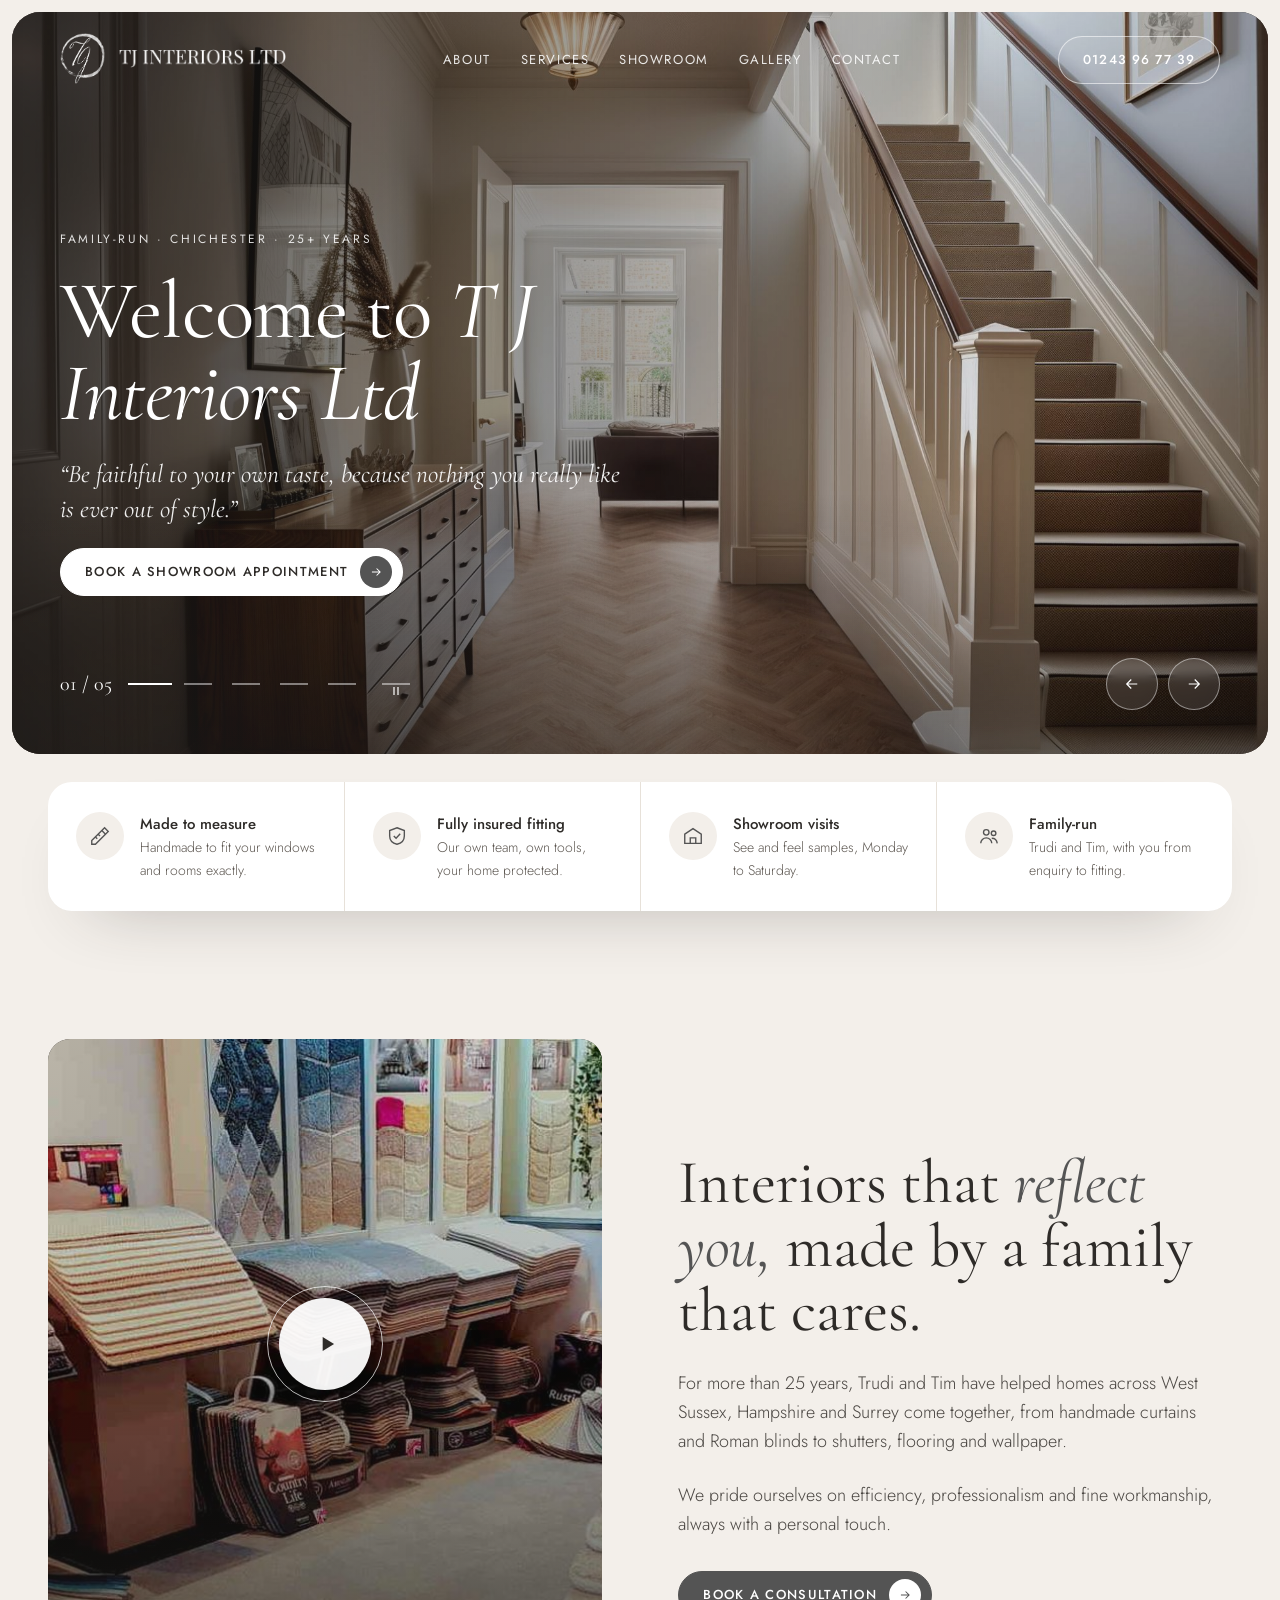
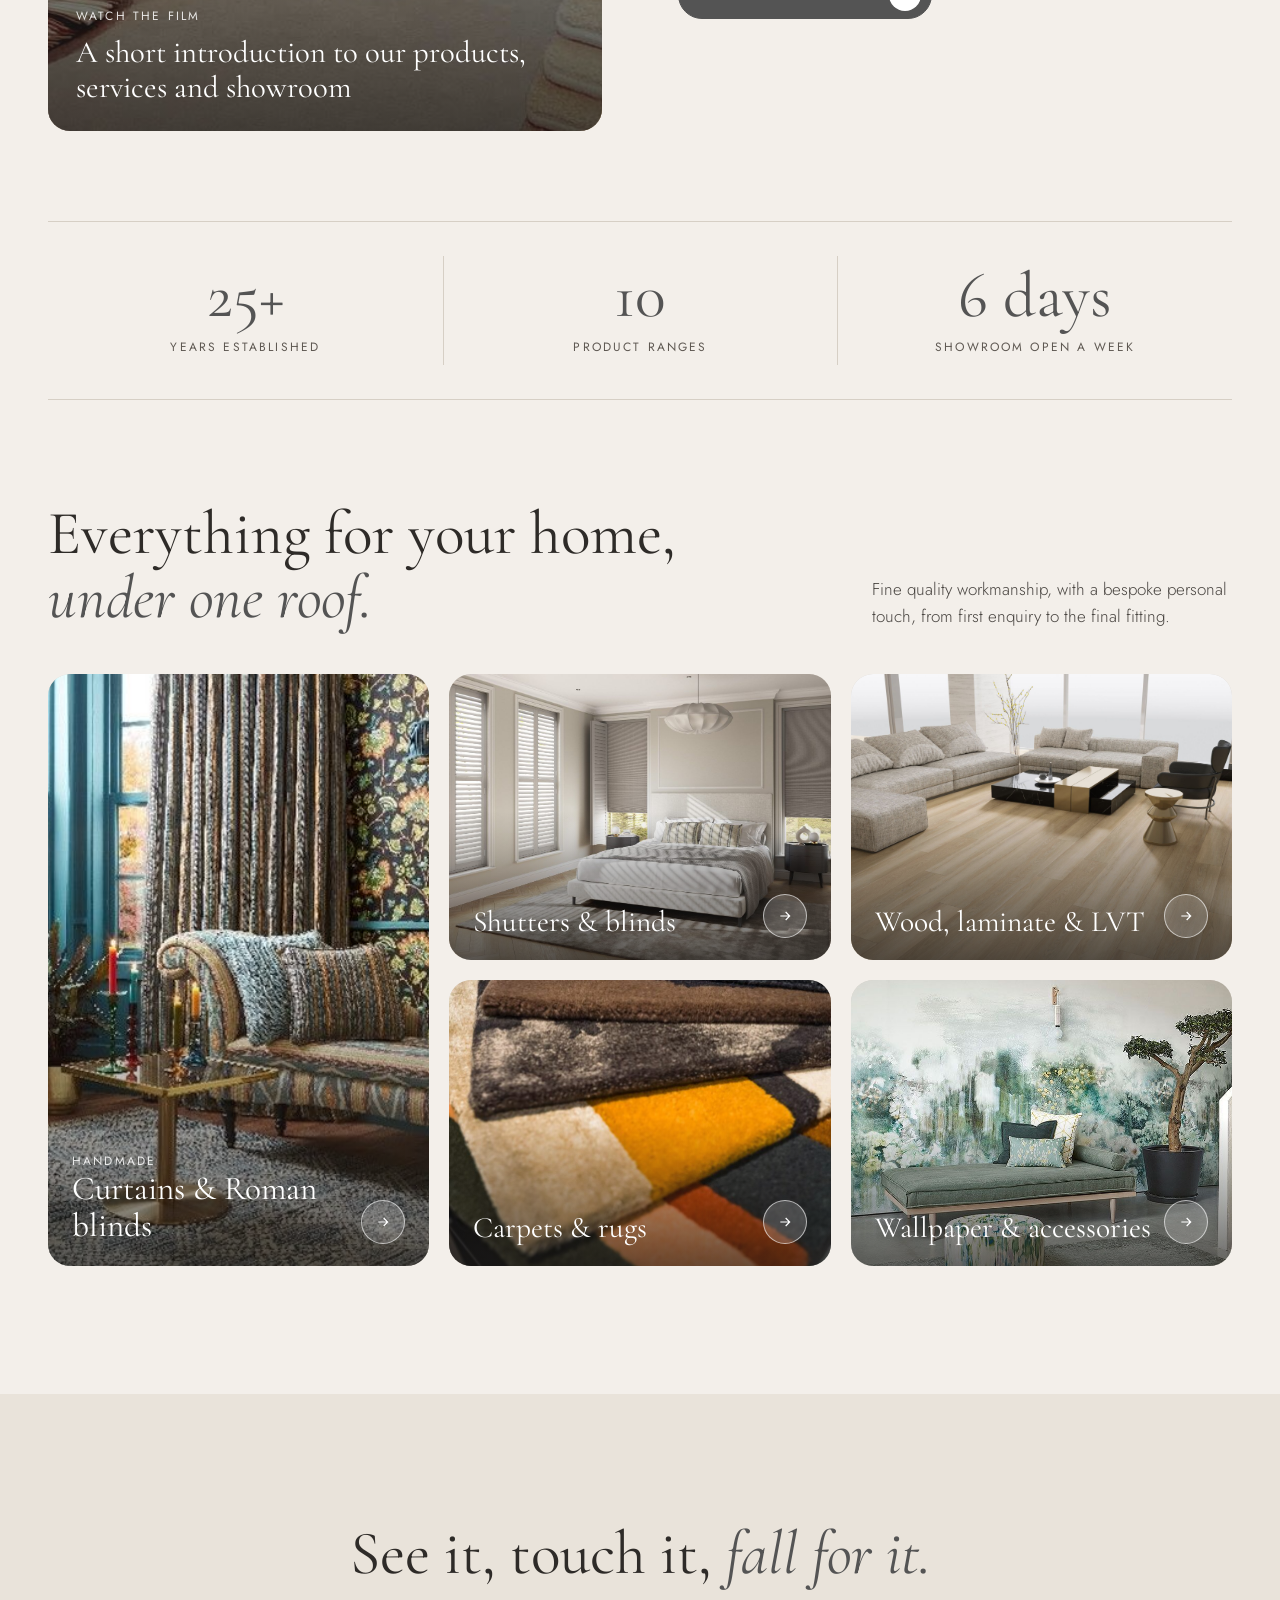
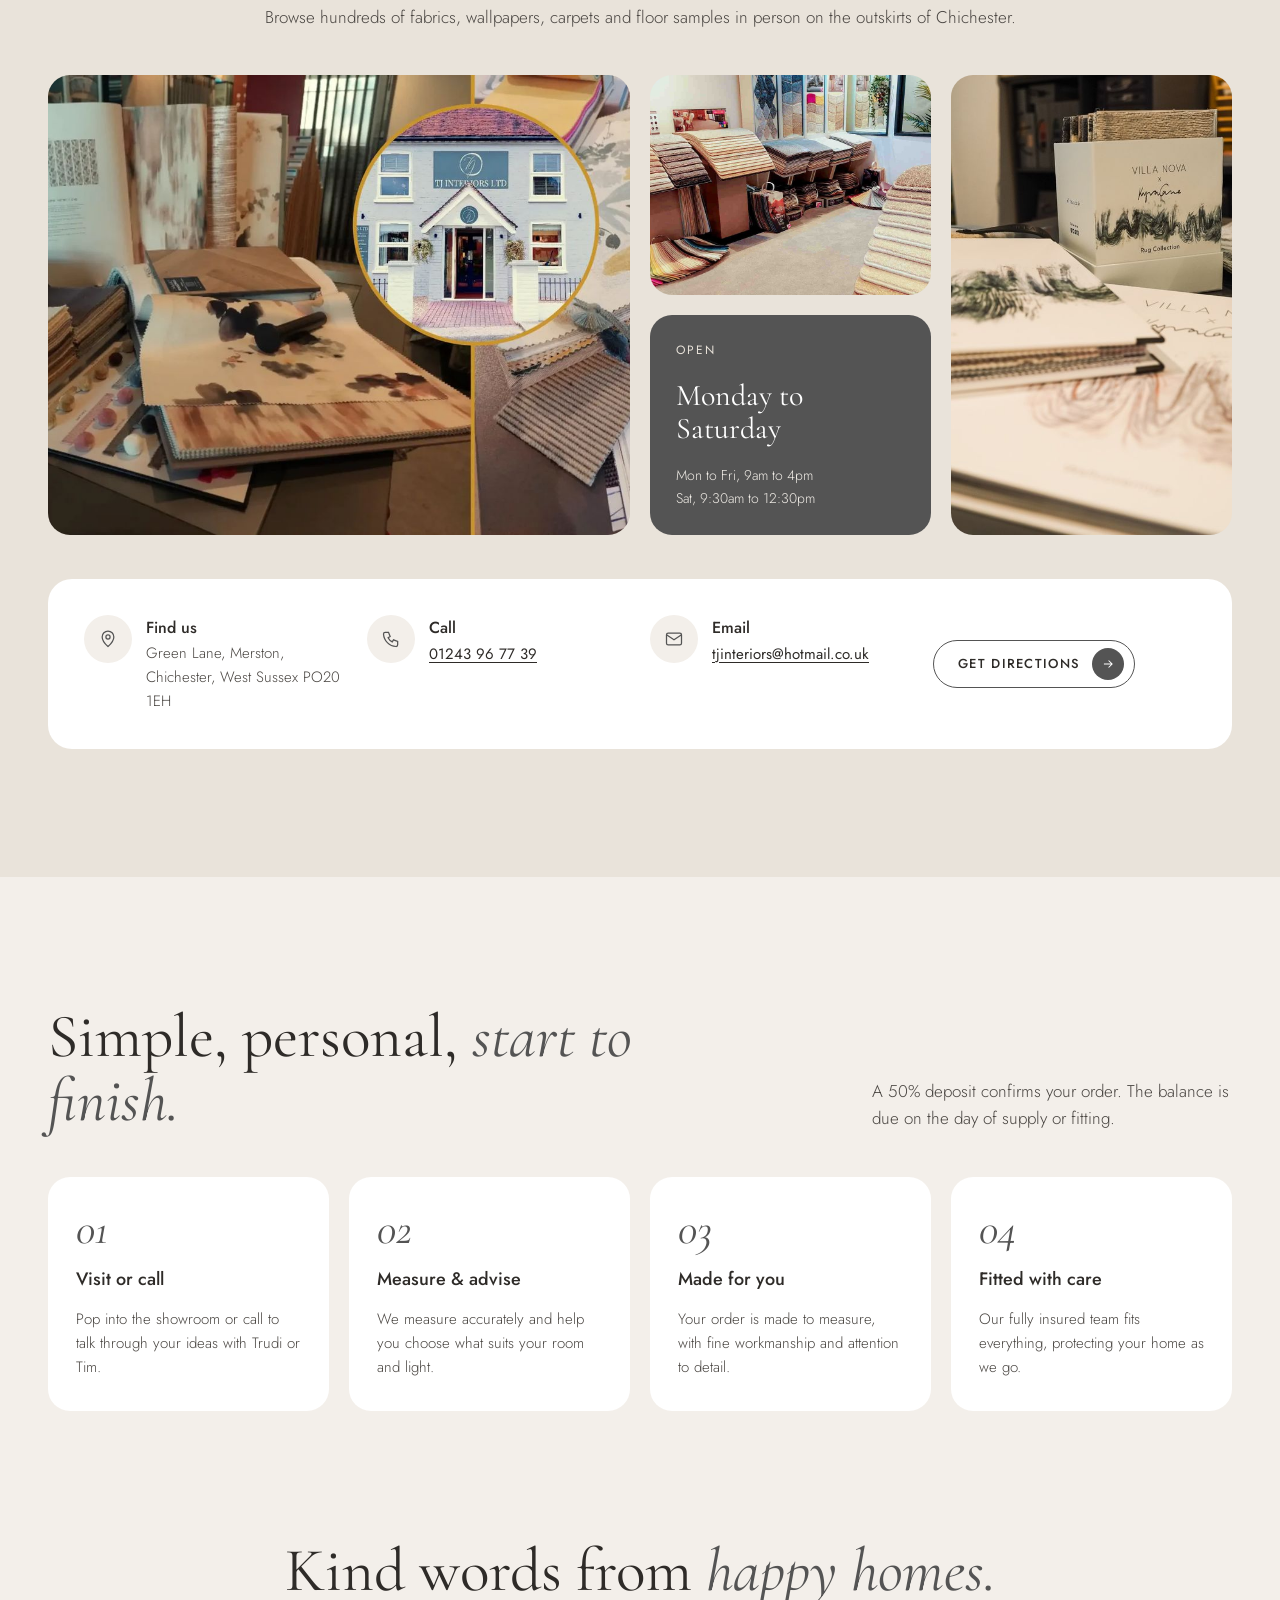
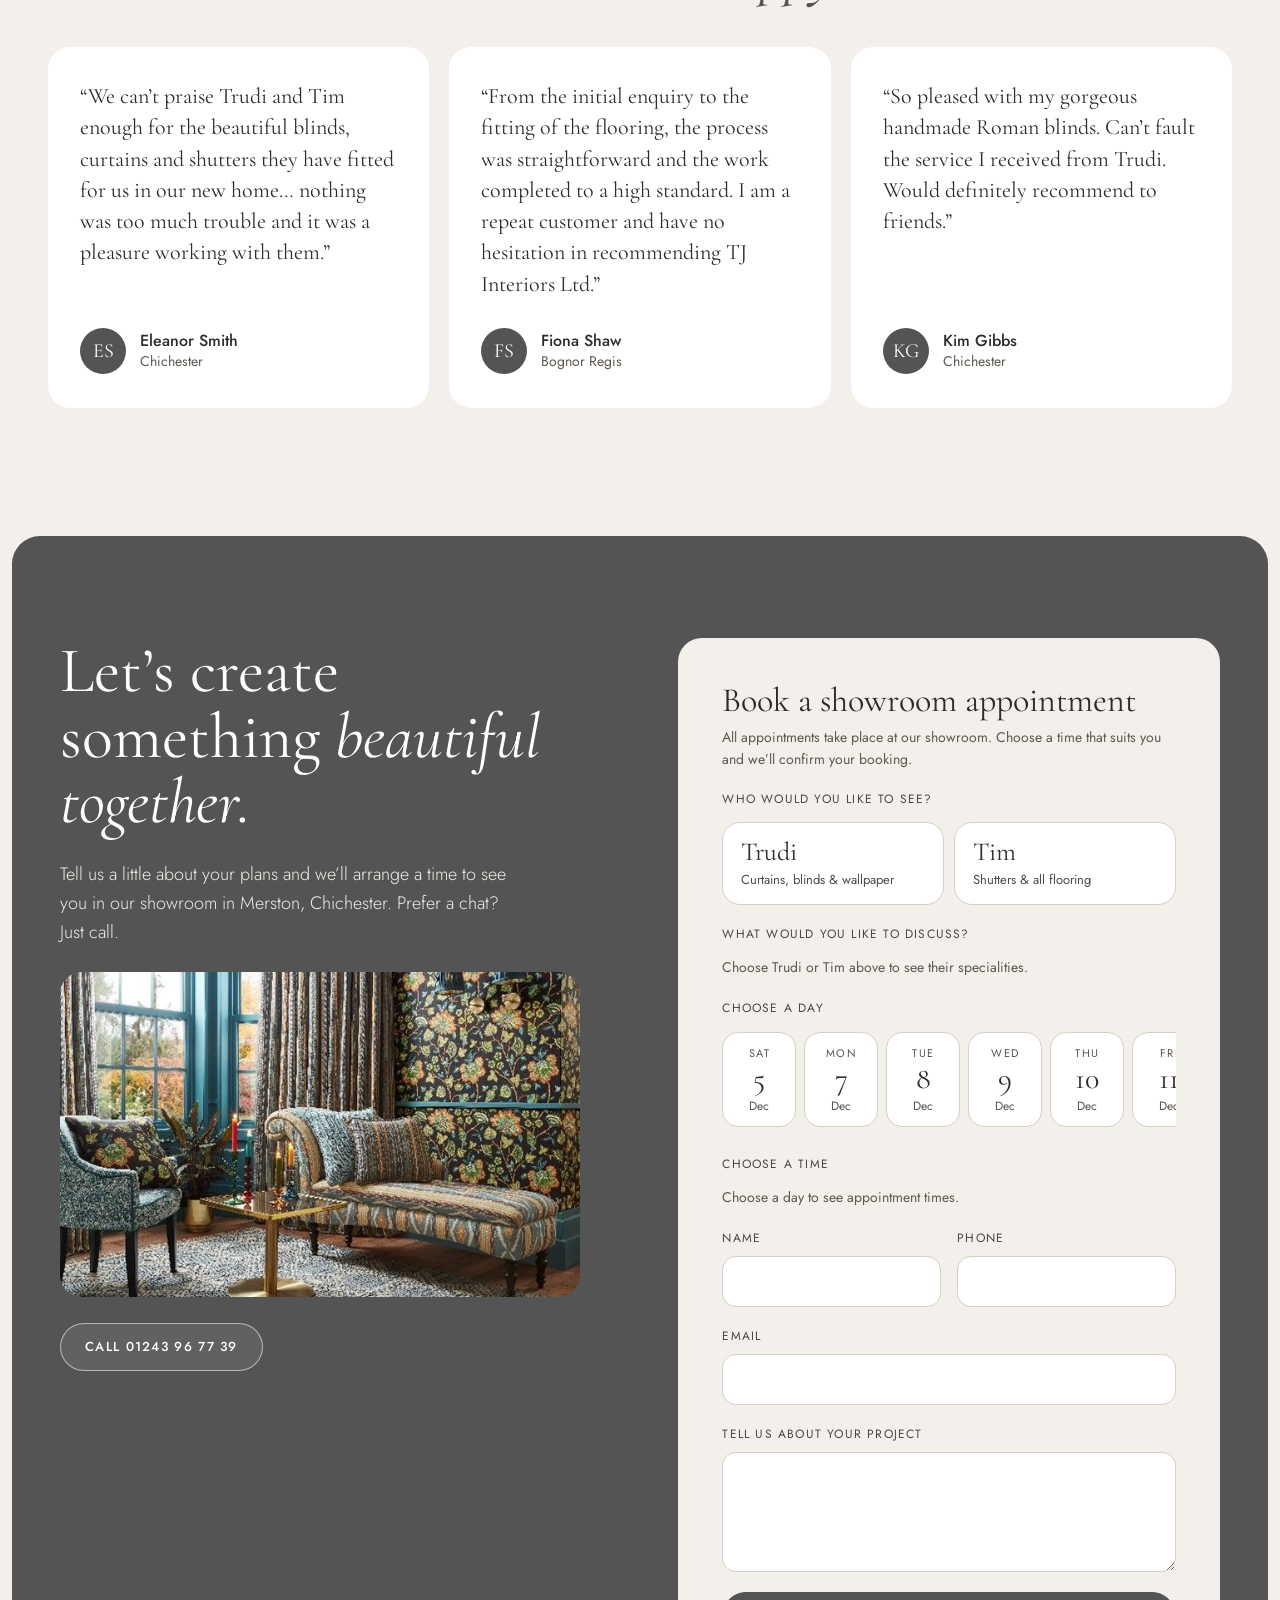
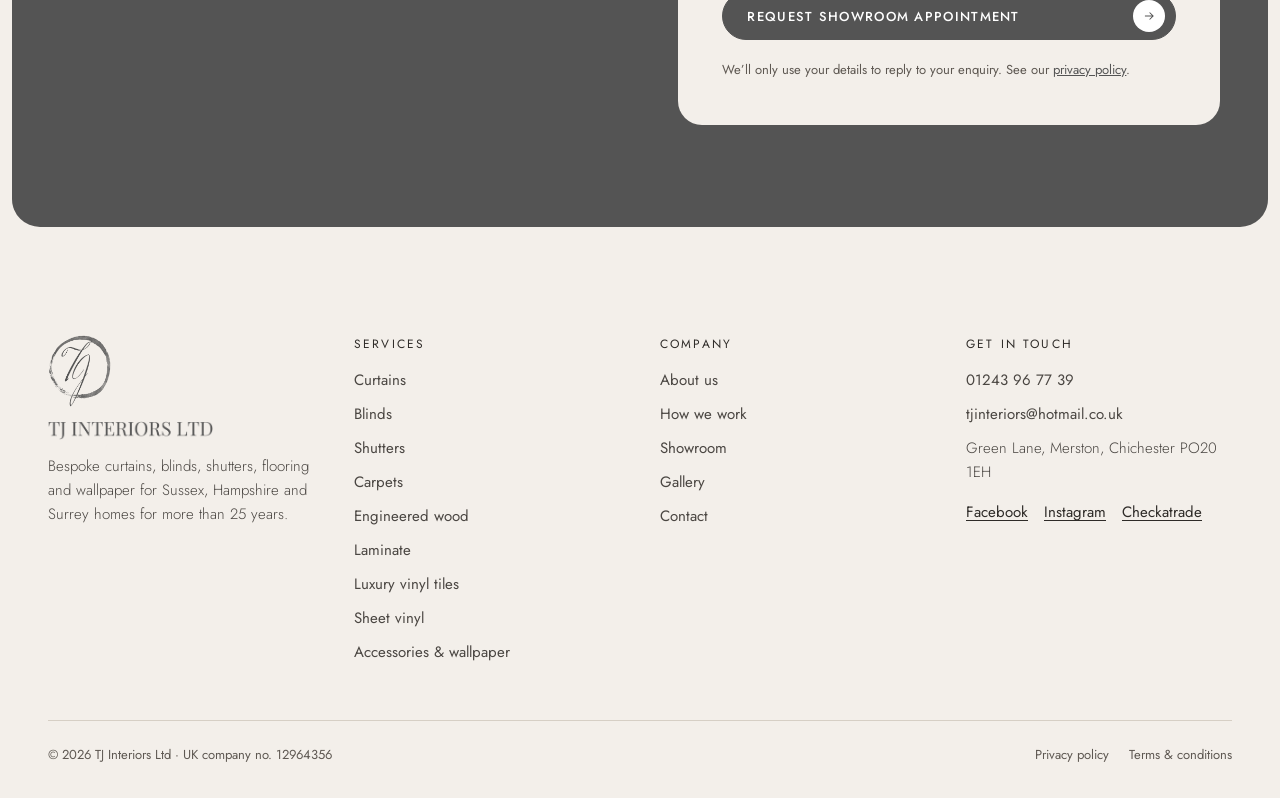
<file: index.html>
<!doctype html>
<html lang="en-GB">
<head>
<meta charset="utf-8">
<meta name="viewport" content="width=device-width, initial-scale=1">
<title>TJ Interiors Ltd | Curtains, blinds, shutters &amp; flooring in Chichester</title>
<meta name="description" content="Family-run interiors in Chichester for 25+ years: bespoke curtains, blinds, shutters, flooring and wallpaper, made to measure and fitted by our own team.">
<meta property="og:title" content="TJ Interiors Ltd | Curtains, blinds, shutters &amp; flooring in Chichester">
<meta property="og:description" content="Family-run interiors in Chichester for 25+ years: bespoke curtains, blinds, shutters, flooring and wallpaper, made to measure and fitted by our own team.">
<meta name="theme-color" content="#545454">
<link rel="icon" type="image/png" href="images/favicon.png">
<link rel="apple-touch-icon" href="images/apple-touch-icon.png">
<meta property="og:image" content="images/og-image.jpg">
<meta property="og:type" content="website">
<link rel="preconnect" href="https://fonts.googleapis.com">
<link rel="preconnect" href="https://fonts.gstatic.com" crossorigin="anonymous">
<link rel="stylesheet" href="https://fonts.googleapis.com/css2?family=Cormorant+Garamond:ital,wght@0,400;0,500;0,600;1,400;1,500&amp;family=Jost:wght@300;400;500&amp;family=Great+Vibes&amp;display=swap">
<style>
body{margin:0;background:#F3EFEA}
*{box-sizing:border-box}
a{color:#545454;text-decoration:none}
a:hover{color:#2E2B28}
img{display:block;max-width:100%}
::selection{background:#545454;color:#FFFFFF}
a:focus-visible,button:focus-visible{outline:2px solid #545454;outline-offset:3px}
.wrap{width:100%;max-width:1280px;margin:0 auto;padding-left:clamp(16px,4vw,48px);padding-right:clamp(16px,4vw,48px)}
.serif{font-family:'Cormorant Garamond',Georgia,serif}
.script{font-family:'Great Vibes',cursive}
.eyebrow{display:none;align-items:center;gap:12px;font-size:12px;letter-spacing:.2em;text-transform:uppercase;color:#545454}
.eyebrow::before{content:"";width:28px;height:1px;background:currentColor}
.labels-line .eyebrow,.labels-numbered .eyebrow{display:inline-flex}
.labels-numbered{counter-reset:sec}
.labels-numbered .eyebrow{gap:12px;font-family:'Cormorant Garamond',Georgia,serif;font-style:italic;font-size:21px;line-height:1;letter-spacing:0;text-transform:none}
.labels-numbered .eyebrow::before{counter-increment:sec;content:counter(sec,decimal-leading-zero);width:auto;height:auto;background:none;font-family:'Jost',sans-serif;font-style:normal;font-size:11px;letter-spacing:.16em;opacity:.65}
.pill{display:inline-flex;align-items:center;justify-content:center;gap:12px;min-height:48px;padding:0 10px 0 24px;border-radius:999px;font-family:'Jost',sans-serif;font-size:13px;font-weight:500;letter-spacing:.1em;text-transform:uppercase;cursor:pointer;transition:background .3s ease,color .3s ease,border-color .3s ease}
.pill .dot{display:inline-flex;align-items:center;justify-content:center;width:32px;height:32px;border-radius:50%;transition:transform .35s cubic-bezier(.2,.7,.2,1)}
.pill:hover .dot{transform:translateX(3px) rotate(-45deg)}
.pill-dark{background:#545454;color:#FFFFFF;border:1px solid #545454}
.pill-dark .dot{background:#FFFFFF;color:#545454}
.pill-dark:hover{background:#2E2B28;border-color:#2E2B28;color:#FFFFFF}
.pill-light{background:#FFFFFF;color:#2E2B28;border:1px solid #FFFFFF}
.pill-light .dot{background:#545454;color:#FFFFFF}
.pill-light:hover{background:#F3EFEA;color:#2E2B28}
.pill-line{background:transparent;color:#2E2B28;border:1px solid #545454}
.pill-line .dot{background:#545454;color:#FFFFFF}
.pill-line:hover{background:#545454;color:#FFFFFF}
.pill-ghost{background:rgba(255,255,255,.08);color:#FFFFFF;border:1px solid rgba(255,255,255,.55);padding:0 24px}
.pill-ghost:hover{background:#FFFFFF;color:#2E2B28}
.hero{position:relative;height:clamp(600px,58vw,860px);border-radius:28px;overflow:hidden;background:#2E2B28}
.slide{position:absolute;inset:0;opacity:0;visibility:hidden;transition:opacity 1.2s ease,visibility 0s linear 1.2s}
.slide.on{opacity:1;visibility:visible;transition:opacity 1.2s ease,visibility 0s}
.slide-img{position:absolute;inset:0;width:100%;height:100%;object-fit:cover;transform:scale(1.06)}
.slide-scrim{position:absolute;inset:0;background:linear-gradient(90deg,rgba(28,26,24,.72) 0%,rgba(28,26,24,.42) 45%,rgba(28,26,24,.08) 80%),linear-gradient(0deg,rgba(28,26,24,.45) 0%,rgba(28,26,24,0) 35%)}
.slide-copy > *{opacity:0;transform:translateY(18px)}
.slide.on .slide-copy > *{opacity:1;transform:none;transition:opacity .9s ease,transform 1s cubic-bezier(.2,.7,.2,1)}
.slide.on .slide-copy > *:nth-child(2){transition-delay:.15s}
.slide.on .slide-copy > *:nth-child(3){transition-delay:.3s}
.slide.on .slide-copy > *:nth-child(4){transition-delay:.45s}
.motion-on .slide.on .slide-img{animation:kenburns 9s ease-out both}
@keyframes kenburns{from{transform:scale(1.12)}to{transform:scale(1.02)}}
.dotbtn{width:44px;height:44px;display:inline-flex;align-items:center;justify-content:center;background:transparent;border:0;cursor:pointer;padding:0}
.dotbtn span{display:block;width:28px;height:2px;background:rgba(255,255,255,.45);transition:background .3s ease,width .3s ease}
.dotbtn.on span{background:#FFFFFF;width:44px}
.arrow{width:52px;height:52px;border-radius:50%;display:inline-flex;align-items:center;justify-content:center;background:rgba(255,255,255,.1);color:#FFFFFF;border:1px solid rgba(255,255,255,.45);cursor:pointer;transition:background .3s ease,color .3s ease;backdrop-filter:blur(6px);-webkit-backdrop-filter:blur(6px)}
.arrow:hover{background:#FFFFFF;color:#2E2B28}
.hnav{color:rgba(255,255,255,.88);font-size:13px;letter-spacing:.12em;text-transform:uppercase;padding:12px 0;position:relative}
.hnav:hover{color:#FFFFFF}
.hnav::after{content:"";position:absolute;left:0;right:0;bottom:6px;height:1px;background:#FFFFFF;transform:scaleX(0);transform-origin:left;transition:transform .35s ease}
.hnav:hover::after{transform:scaleX(1)}
.nav-links{display:flex;gap:30px;align-items:center}
.menu-btn{display:none}
.features{display:grid;grid-template-columns:repeat(4,minmax(0,1fr))}
.feature{padding:30px 28px;display:flex;gap:16px;align-items:flex-start}
.feature + .feature{border-left:1px solid #E7E1D9}
.ic{flex:none;width:48px;height:48px;border-radius:50%;background:#F3EFEA;color:#545454;display:inline-flex;align-items:center;justify-content:center}
.tile{position:relative;display:block;overflow:hidden;border-radius:22px;background:#D9D2C8;color:#FFFFFF}
.tile img{width:100%;height:100%;object-fit:cover;transition:transform 1.1s cubic-bezier(.2,.7,.2,1)}
.tile:hover img{transform:scale(1.06)}
.tile-scrim{position:absolute;inset:0;background:linear-gradient(0deg,rgba(28,26,24,.66) 0%,rgba(28,26,24,0) 52%)}
.tile-cap{position:absolute;left:24px;right:24px;bottom:22px;display:flex;align-items:flex-end;justify-content:space-between;gap:12px}
.tile-go{flex:none;width:44px;height:44px;border-radius:50%;background:rgba(255,255,255,.18);border:1px solid rgba(255,255,255,.6);display:inline-flex;align-items:center;justify-content:center;transition:background .3s ease,color .3s ease,transform .35s ease}
.tile:hover .tile-go{background:#FFFFFF;color:#2E2B28;transform:rotate(-45deg)}
.tile-cap > div{transition:color .35s ease,text-shadow .35s ease}
.tile:hover .tile-cap > div{color:#545454;text-shadow:0 0 6px rgba(243,239,234,1),0 0 14px rgba(243,239,234,1),0 0 28px rgba(243,239,234,.9),0 0 48px rgba(243,239,234,.7)}
.video-card{position:relative;display:block;aspect-ratio:4 / 5;border-radius:22px;overflow:hidden;background:#2E2B28;color:#FFFFFF;transition:aspect-ratio .4s ease}
.video-card:hover{color:#FFFFFF}
.video-card img{position:absolute;inset:0;width:100%;height:100%;object-fit:cover;transition:transform 1.1s cubic-bezier(.2,.7,.2,1)}
.video-card:hover img{transform:scale(1.04)}
.vc-scrim{position:absolute;inset:0;background:linear-gradient(0deg,rgba(28,26,24,.78) 0%,rgba(28,26,24,.25) 55%,rgba(28,26,24,.15) 100%)}
.vc-play{position:absolute;left:50%;top:44%;width:92px;height:92px;margin:-46px 0 0 -46px;border-radius:50%;background:rgba(255,255,255,.94);color:#2E2B28;display:flex;align-items:center;justify-content:center;padding-left:4px;box-shadow:0 18px 40px -16px rgba(0,0,0,.5);transition:transform .35s cubic-bezier(.2,.7,.2,1)}
.video-card:hover .vc-play{transform:scale(1.08)}
.motion-on .vc-play::after{content:"";position:absolute;inset:-12px;border-radius:50%;border:1px solid rgba(255,255,255,.7);animation:vcPulse 2.6s ease-out infinite}
@keyframes vcPulse{from{transform:scale(.85);opacity:1}to{transform:scale(1.35);opacity:0}}
.vc-cap{position:absolute;left:28px;right:28px;bottom:26px;display:flex;flex-direction:column;gap:8px}
.video-card.playing{aspect-ratio:16 / 9}
.video-card iframe{position:absolute;inset:0;width:100%;height:100%;border:0}
.person-pick{display:flex;flex-direction:column;align-items:flex-start;gap:6px;padding:16px 18px;min-height:76px;border:1px solid #D6CFC5;background:#FFFFFF;border-radius:18px;cursor:pointer;text-align:left;font-family:'Jost',sans-serif;color:#2E2B28;transition:background .25s ease,border-color .25s ease,color .25s ease}
.person-pick:hover{border-color:#545454}
.person-pick.on{background:#545454;border-color:#545454;color:#FFFFFF}
.pp-name{font-family:'Cormorant Garamond',Georgia,serif;font-size:26px;line-height:1}
.pp-role{font-size:13px;line-height:1.35;opacity:.85}
.day-row{display:flex;gap:8px;overflow-x:auto;padding:2px 2px 8px;scroll-snap-type:x proximity;-webkit-overflow-scrolling:touch;scrollbar-width:thin}
.day-pick{flex:none;width:74px;display:flex;flex-direction:column;align-items:center;gap:3px;padding:12px 4px 11px;border:1px solid #D6CFC5;background:#FFFFFF;border-radius:16px;cursor:pointer;font-family:'Jost',sans-serif;color:#2E2B28;scroll-snap-align:start;transition:background .25s ease,border-color .25s ease,color .25s ease}
.day-pick:hover{border-color:#545454}
.day-pick.on{background:#545454;border-color:#545454;color:#FFFFFF}
.day-pick .dw{font-size:11px;letter-spacing:.14em;text-transform:uppercase;opacity:.8}
.day-pick .dn{font-family:'Cormorant Garamond',Georgia,serif;font-size:30px;line-height:1}
.day-pick .dm{font-size:12px;opacity:.8}
.slot-grid{display:grid;grid-template-columns:repeat(auto-fill,minmax(88px,1fr));gap:8px}
.slot{min-height:46px;border:1px solid #D6CFC5;background:#FFFFFF;border-radius:12px;cursor:pointer;font-family:'Jost',sans-serif;font-size:15px;color:#2E2B28;transition:background .25s ease,border-color .25s ease,color .25s ease}
.slot:hover{border-color:#545454}
.slot.on{background:#545454;border-color:#545454;color:#FFFFFF}
.cats{display:grid;grid-template-columns:repeat(3,minmax(0,1fr));gap:20px}
.cats .tall{grid-row:span 2}
.bento{display:grid;grid-template-columns:repeat(4,minmax(0,1fr));grid-auto-rows:220px;gap:20px}
.b-wide{grid-column:span 2}
.b-tall{grid-row:span 2}
.photo{border-radius:22px;overflow:hidden;background:#D9D2C8}
.photo img{width:100%;height:100%;object-fit:cover;transition:transform 1.1s cubic-bezier(.2,.7,.2,1)}
.photo:hover img{transform:scale(1.04)}
.stats{display:grid;grid-template-columns:repeat(3,minmax(0,1fr))}
.stat{padding:8px 24px;text-align:center}
.stat + .stat{border-left:1px solid #D6CFC5}
.steps{display:grid;grid-template-columns:repeat(4,minmax(0,1fr));gap:20px}
.step{background:#FFFFFF;border-radius:22px;padding:30px 28px 32px;display:flex;flex-direction:column;gap:14px;transition:transform .5s cubic-bezier(.2,.7,.2,1),box-shadow .5s ease}
.step:hover{transform:translateY(-4px);box-shadow:0 22px 50px -30px rgba(46,43,40,.35)}
.review{background:#FFFFFF;border-radius:22px;padding:34px 32px;display:flex;flex-direction:column;justify-content:space-between;gap:28px;margin:0}
.avatar{flex:none;width:46px;height:46px;border-radius:50%;background:#545454;color:#FFFFFF;display:inline-flex;align-items:center;justify-content:center;font-family:'Cormorant Garamond',serif;font-size:20px}
.chip{display:inline-flex;align-items:center;min-height:44px;padding:0 18px;border:1px solid #D6CFC5;background:#FFFFFF;color:#2E2B28;font-family:'Jost',sans-serif;font-size:14px;border-radius:999px;cursor:pointer;transition:all .25s ease}
.chip:hover{border-color:#545454}
.chip.on{background:#545454;border-color:#545454;color:#FFFFFF}
.field{display:flex;flex-direction:column;gap:8px}
.field label{font-size:12px;letter-spacing:.1em;text-transform:uppercase;color:#4A4642}
.field input,.field select,.field textarea{font-family:'Jost',sans-serif;font-size:16px;color:#2E2B28;background:#FFFFFF;border:1px solid #D6CFC5;border-radius:14px;padding:13px 16px;min-height:50px;outline:none;transition:border-color .2s ease,box-shadow .2s ease}
.field input:focus,.field select:focus,.field textarea:focus{border-color:#545454;box-shadow:0 0 0 3px rgba(84,84,84,.15)}
.flink{color:#4A4642;font-size:15px}
.flink:hover{color:#2E2B28}
@keyframes rise{from{opacity:0;transform:translateY(26px)}to{opacity:1;transform:none}}
@supports (animation-timeline: view()){
.motion-on .reveal{animation:rise linear both;animation-timeline:view();animation-range:entry 0% cover 20%}
}
@media (max-width: 1080px){
.nav-links,.nav-cta{display:none}
.menu-btn{display:inline-flex}
.features{grid-template-columns:repeat(2,minmax(0,1fr))}
.feature:nth-child(3){border-left:0}
.feature:nth-child(n+3){border-top:1px solid #E7E1D9}
.steps{grid-template-columns:repeat(2,minmax(0,1fr))}
.bento{grid-template-columns:repeat(2,minmax(0,1fr))}
}
@media (max-width: 820px){
.cats{grid-template-columns:repeat(2,minmax(0,1fr))}
.cats .tall{grid-row:span 1}
.cats > *{aspect-ratio:4 / 5}
}
@media (max-width: 640px){
.hero{border-radius:20px}
.features{grid-template-columns:minmax(0,1fr)}
.feature + .feature{border-left:0;border-top:1px solid #E7E1D9}
.cats{grid-template-columns:minmax(0,1fr)}
.cats > *{aspect-ratio:4 / 3}
.steps{grid-template-columns:minmax(0,1fr)}
.bento{grid-template-columns:minmax(0,1fr);grid-auto-rows:240px}
.b-wide{grid-column:span 1}
.b-tall{grid-row:span 1}
.stats{grid-template-columns:minmax(0,1fr)}
.stat + .stat{border-left:0;border-top:1px solid #D6CFC5;padding-top:20px}
.arrows{display:none !important}
.hero{height:720px}
.slide > .wrap{align-items:flex-end !important;padding-bottom:104px}
.slide-copy{padding-top:0 !important;gap:16px !important}
.dotbtn{width:34px}
.dotbtn span{width:20px}
.dotbtn.on span{width:32px}
}
@media (prefers-reduced-motion: reduce){
.slide,.slide-copy > *,.tile img,.photo img,.step,.pill .dot,.tile-go{transition:none !important}
.slide-img,.reveal{animation:none !important}
}
</style>
<style>.dcif{display:contents}.dcif[hidden]{display:none}</style>
<style>body{margin:0}</style>
</head>
<body>
<div class="motion-on labels-none" style="font-family: 'Jost', system-ui, sans-serif; color: #2E2B28; background: #F3EFEA; line-height: 1.6; -webkit-font-smoothing: antialiased; overflow-x: hidden">

<!-- ============ HERO SLIDER ============ -->
<div style="padding: 12px">
<section id="top" class="hero" aria-roledescription="carousel" aria-label="TJ Interiors highlights">

<div class="slide on" aria-roledescription="slide" aria-label="1 of 5" aria-hidden="false">
<img class="slide-img" src="images/hallway-herringbone-oak.jpg" alt="Hallway with herringbone oak flooring and a carpeted staircase">
<div class="slide-scrim"></div>
<div class="wrap" style="position: relative; height: 100%; display: flex; align-items: center">
<div class="slide-copy" style="max-width: 680px; color: #FFFFFF; display: flex; flex-direction: column; gap: 22px; padding-top: 60px">
<span style="font-size: 12px; letter-spacing: .22em; text-transform: uppercase; color: rgba(255,255,255,.85)">Family-run · Chichester · 25+ years</span>
<h1 class="serif" style="margin: 0; font-size: clamp(46px, 6.4vw, 92px); line-height: 1; font-weight: 400; letter-spacing: -0.01em">Welcome to <em style="font-style: italic">T J Interiors Ltd</em></h1>
<p class="serif" style="margin: 0; font-size: clamp(20px, 2vw, 26px); font-style: italic; line-height: 1.35; color: rgba(255,255,255,.92); max-width: 560px">“Be faithful to your own taste, because nothing you really like is ever out of style.”</p>
<div><a class="pill pill-light" href="#book">Book a showroom appointment<span class="dot"><svg width="14" height="14" viewBox="0 0 24 24" fill="none" stroke="currentColor" stroke-width="1.8" aria-hidden="true"><path d="M5 12h14M13 6l6 6-6 6"></path></svg></span></a></div>
</div>
</div>
</div>

<div class="slide" aria-roledescription="slide" aria-label="2 of 5" aria-hidden="true">
<img class="slide-img" src="images/mural-wallcovering.jpg" alt="Painterly floral mural wallcovering behind a green daybed">
<div class="slide-scrim"></div>
<div class="wrap" style="position: relative; height: 100%; display: flex; align-items: center">
<div class="slide-copy" style="max-width: 680px; color: #FFFFFF; display: flex; flex-direction: column; gap: 22px; padding-top: 60px">
<span style="font-size: 12px; letter-spacing: .22em; text-transform: uppercase; color: rgba(255,255,255,.85)">Curtains · Blinds · Flooring · Wallpaper</span>
<h2 class="serif" style="margin: 0; font-size: clamp(44px, 6vw, 86px); line-height: 1; font-weight: 400">A great range of <em>products and services</em></h2>
<p style="margin: 0; font-size: 18px; font-weight: 300; color: rgba(255,255,255,.92); max-width: 520px">Fine quality workmanship, with a bespoke personal touch.</p>
<div><a class="pill pill-light" href="#services">Services<span class="dot"><svg width="14" height="14" viewBox="0 0 24 24" fill="none" stroke="currentColor" stroke-width="1.8" aria-hidden="true"><path d="M5 12h14M13 6l6 6-6 6"></path></svg></span></a></div>
</div>
</div>
</div>

<div class="slide" aria-roledescription="slide" aria-label="3 of 5" aria-hidden="true">
<img class="slide-img" src="images/blonde-oak-lounge.jpg" alt="Bright living room with blonde oak flooring and a grey sectional sofa">
<div class="slide-scrim"></div>
<div class="wrap" style="position: relative; height: 100%; display: flex; align-items: center">
<div class="slide-copy" style="max-width: 680px; color: #FFFFFF; display: flex; flex-direction: column; gap: 22px; padding-top: 60px">
<span style="font-size: 12px; letter-spacing: .22em; text-transform: uppercase; color: rgba(255,255,255,.85)">Made to measure, fitted with care</span>
<h2 class="serif" style="margin: 0; font-size: clamp(44px, 6vw, 86px); line-height: 1; font-weight: 400">Beautiful <em>craftsmanship</em></h2>
<p style="margin: 0; font-size: 18px; font-weight: 300; color: rgba(255,255,255,.92); max-width: 520px">Let’s discuss your next project.</p>
<div><a class="pill pill-light" href="#about">About us<span class="dot"><svg width="14" height="14" viewBox="0 0 24 24" fill="none" stroke="currentColor" stroke-width="1.8" aria-hidden="true"><path d="M5 12h14M13 6l6 6-6 6"></path></svg></span></a></div>
</div>
</div>
</div>

<div class="slide" aria-roledescription="slide" aria-label="4 of 5" aria-hidden="true">
<img class="slide-img" src="images/bedroom-shutters.jpg" alt="Calm bedroom with white plantation shutters and grey blinds">
<div class="slide-scrim"></div>
<div class="wrap" style="position: relative; height: 100%; display: flex; align-items: center">
<div class="slide-copy" style="max-width: 680px; color: #FFFFFF; display: flex; flex-direction: column; gap: 22px; padding-top: 60px">
<span style="font-size: 12px; letter-spacing: .22em; text-transform: uppercase; color: rgba(255,255,255,.85)">Shutters &amp; window dressings</span>
<h2 class="serif" style="margin: 0; font-size: clamp(44px, 6vw, 86px); line-height: 1; font-weight: 400">Finest <em>luxury interiors</em></h2>
<p style="margin: 0; font-size: 18px; font-weight: 300; color: rgba(255,255,255,.92); max-width: 520px">Let’s discuss your new project. Please do not hesitate to get in touch.</p>
<div><a class="pill pill-light" href="#book">Get in touch<span class="dot"><svg width="14" height="14" viewBox="0 0 24 24" fill="none" stroke="currentColor" stroke-width="1.8" aria-hidden="true"><path d="M5 12h14M13 6l6 6-6 6"></path></svg></span></a></div>
</div>
</div>
</div>

<div class="slide" aria-roledescription="slide" aria-label="5 of 5" aria-hidden="true">
<img class="slide-img" src="images/showroom-samples.jpg" alt="Fabric pattern books and samples in the TJ Interiors showroom" style="object-position: 30% 50%">
<div class="slide-scrim"></div>
<div class="wrap" style="position: relative; height: 100%; display: flex; align-items: center">
<div class="slide-copy" style="max-width: 680px; color: #FFFFFF; display: flex; flex-direction: column; gap: 22px; padding-top: 60px">
<span style="font-size: 12px; letter-spacing: .22em; text-transform: uppercase; color: rgba(255,255,255,.85)">Green Lane, Merston, Chichester</span>
<h2 class="serif" style="margin: 0; font-size: clamp(44px, 6vw, 86px); line-height: 1; font-weight: 400">Our showroom is open <em>Monday to Saturday</em></h2>
<p style="margin: 0; font-size: 18px; font-weight: 300; color: rgba(255,255,255,.92); max-width: 520px">A family-run business that has been established for more than 25 years.</p>
<div><a class="pill pill-light" href="#visit">Visit our showroom today<span class="dot"><svg width="14" height="14" viewBox="0 0 24 24" fill="none" stroke="currentColor" stroke-width="1.8" aria-hidden="true"><path d="M5 12h14M13 6l6 6-6 6"></path></svg></span></a></div>
</div>
</div>
</div>

<!-- Header over slider -->
<header style="position: absolute; top: 0; left: 0; right: 0; z-index: 5">
<div class="wrap" style="display: flex; align-items: center; justify-content: space-between; gap: 20px; min-height: 96px">
<a href="#top" aria-label="TJ Interiors Ltd, home" style="color: #FFFFFF; line-height: 1">
<span class="brand" style="display: inline-flex; align-items: center; gap: 14px"><img src="images/logo-monogram-white.png" alt="" style="height: clamp(44px, 4vw, 56px); width: auto"><img src="images/logo-wordmark-white.png" alt="TJ Interiors Ltd" style="height: clamp(15px, 1.5vw, 21px); width: auto"></span>
</a>
<nav class="nav-links" aria-label="Main">
<a class="hnav" href="about.html">About</a>
<a class="hnav" href="services.html">Services</a>
<a class="hnav" href="showroom.html">Showroom</a>
<a class="hnav" href="gallery.html">Gallery</a>
<a class="hnav" href="contact.html">Contact</a>
</nav>
<div style="display: flex; align-items: center; gap: 10px">
<a class="pill pill-ghost nav-cta" href="tel:+441243967739">01243 96 77 39</a>
<button class="menu-btn" type="button" aria-label="Open menu" aria-expanded="false" data-action="menu" style="align-items: center; justify-content: center; width: 48px; height: 48px; border-radius: 50%; border: 1px solid rgba(255,255,255,.6); background: rgba(255,255,255,.1); color: #FFFFFF; cursor: pointer">
<span class="dcif" data-if="menuOpen" hidden><svg width="20" height="20" viewBox="0 0 24 24" fill="none" stroke="currentColor" stroke-width="1.6" aria-hidden="true"><path d="M6 6l12 12M18 6L6 18"></path></svg></span>
<span class="dcif" data-if="menuClosed"><svg width="20" height="20" viewBox="0 0 24 24" fill="none" stroke="currentColor" stroke-width="1.6" aria-hidden="true"><path d="M4 8h16M4 16h16"></path></svg></span>
</button>
</div>
</div>
<span class="dcif" data-if="menuOpen" hidden>
<div class="wrap">
<nav aria-label="Mobile" style="background: #FFFFFF; border-radius: 20px; padding: 10px 22px 22px; box-shadow: 0 30px 60px -30px rgba(0,0,0,.5); display: flex; flex-direction: column">
<a href="about.html" style="padding: 14px 0; border-bottom: 1px solid #EEE9E2; font-size: 18px; color: #2E2B28">About</a>
<a href="services.html" style="padding: 14px 0; border-bottom: 1px solid #EEE9E2; font-size: 18px; color: #2E2B28">Services</a>
<a href="showroom.html" style="padding: 14px 0; border-bottom: 1px solid #EEE9E2; font-size: 18px; color: #2E2B28">Showroom</a>
<a href="gallery.html" style="padding: 14px 0; border-bottom: 1px solid #EEE9E2; font-size: 18px; color: #2E2B28">Gallery</a>
<a href="contact.html" style="padding: 14px 0; border-bottom: 1px solid #EEE9E2; font-size: 18px; color: #2E2B28">Contact</a>
<a class="pill pill-dark" href="#book" style="margin-top: 18px">Book an appointment<span class="dot"><svg width="14" height="14" viewBox="0 0 24 24" fill="none" stroke="currentColor" stroke-width="1.8" aria-hidden="true"><path d="M5 12h14M13 6l6 6-6 6"></path></svg></span></a>
</nav>
</div>
</span>
</header>

<!-- Slider controls -->
<div style="position: absolute; left: 0; right: 0; bottom: clamp(24px, 4vw, 44px); z-index: 4">
<div class="wrap" style="display: flex; align-items: center; justify-content: space-between; gap: 16px; flex-wrap: wrap">
<div style="display: flex; align-items: center; gap: 4px">
<span class="serif" style="color: #FFFFFF; font-size: 20px; min-width: 64px"><span data-counter>01 / 05</span></span>
<button type="button" class="dotbtn on" aria-label="Go to slide 1" aria-current="true" data-go="0"><span></span></button>
<button type="button" class="dotbtn" aria-label="Go to slide 2" aria-current="false" data-go="1"><span></span></button>
<button type="button" class="dotbtn" aria-label="Go to slide 3" aria-current="false" data-go="2"><span></span></button>
<button type="button" class="dotbtn" aria-label="Go to slide 4" aria-current="false" data-go="3"><span></span></button>
<button type="button" class="dotbtn" aria-label="Go to slide 5" aria-current="false" data-go="4"><span></span></button>
<button type="button" class="dotbtn" aria-label="Pause slideshow" data-action="play" style="color: #FFFFFF; margin-left: 6px">
<span class="dcif" data-if="playing"><svg width="16" height="16" viewBox="0 0 24 24" fill="none" stroke="currentColor" stroke-width="1.8" aria-hidden="true"><path d="M9 6v12M15 6v12"></path></svg></span>
<span class="dcif" data-if="paused" hidden><svg width="16" height="16" viewBox="0 0 24 24" fill="currentColor" aria-hidden="true"><path d="M8 5.5v13l10-6.5z"></path></svg></span>
</button>
</div>
<div class="arrows" style="display: flex; gap: 10px">
<button type="button" class="arrow" aria-label="Previous slide" data-action="prev"><svg width="18" height="18" viewBox="0 0 24 24" fill="none" stroke="currentColor" stroke-width="1.6" aria-hidden="true"><path d="M19 12H5M11 6l-6 6 6 6"></path></svg></button>
<button type="button" class="arrow" aria-label="Next slide" data-action="next"><svg width="18" height="18" viewBox="0 0 24 24" fill="none" stroke="currentColor" stroke-width="1.6" aria-hidden="true"><path d="M5 12h14M13 6l6 6-6 6"></path></svg></button>
</div>
</div>
</div>
</section>
</div>

<!-- ============ FEATURE STRIP ============ -->
<div class="wrap" style="position: relative; z-index: 3; margin-top: -8px; padding-top: 24px">
<div class="features reveal" style="background: #FFFFFF; border-radius: 24px; box-shadow: 0 30px 70px -45px rgba(46,43,40,.45)">
<div class="feature">
<span class="ic"><svg width="22" height="22" viewBox="0 0 24 24" fill="none" stroke="currentColor" stroke-width="1.5" aria-hidden="true"><path d="M3 17l14-14 4 4L7 21H3z"></path><path d="M14 6l4 4M10 10l2 2M7 13l2 2"></path></svg></span>
<div><div style="font-weight: 500; font-size: 15px">Made to measure</div><div style="font-size: 14px; font-weight: 300; color: #5E5852">Handmade to fit your windows and rooms exactly.</div></div>
</div>
<div class="feature">
<span class="ic"><svg width="22" height="22" viewBox="0 0 24 24" fill="none" stroke="currentColor" stroke-width="1.5" aria-hidden="true"><path d="M12 3l8 3v6c0 5-3.5 8-8 9-4.5-1-8-4-8-9V6z"></path><path d="M8.5 12l2.5 2.5 4.5-5"></path></svg></span>
<div><div style="font-weight: 500; font-size: 15px">Fully insured fitting</div><div style="font-size: 14px; font-weight: 300; color: #5E5852">Our own team, own tools, your home protected.</div></div>
</div>
<div class="feature">
<span class="ic"><svg width="22" height="22" viewBox="0 0 24 24" fill="none" stroke="currentColor" stroke-width="1.5" aria-hidden="true"><path d="M3 10l9-6 9 6v10H3z"></path><path d="M9 20v-6h6v6"></path></svg></span>
<div><div style="font-weight: 500; font-size: 15px">Showroom visits</div><div style="font-size: 14px; font-weight: 300; color: #5E5852">See and feel samples, Monday to Saturday.</div></div>
</div>
<div class="feature">
<span class="ic"><svg width="22" height="22" viewBox="0 0 24 24" fill="none" stroke="currentColor" stroke-width="1.5" aria-hidden="true"><circle cx="9" cy="8" r="3"></circle><circle cx="17" cy="9" r="2.5"></circle><path d="M3 20c0-3.3 2.7-6 6-6s6 2.7 6 6M15 14.5c3 0 5.5 2 6 5.5"></path></svg></span>
<div><div style="font-weight: 500; font-size: 15px">Family-run</div><div style="font-size: 14px; font-weight: 300; color: #5E5852">Trudi and Tim, with you from enquiry to fitting.</div></div>
</div>
</div>
</div>

<!-- ============ ABOUT ============ -->
<section id="about" style="padding-top: clamp(80px, 10vw, 140px); padding-bottom: clamp(64px, 8vw, 110px)">
<div class="wrap" style="display: flex; flex-direction: column; gap: clamp(56px, 7vw, 96px)">
<div style="display: grid; grid-template-columns: repeat(auto-fit, minmax(min(100%, 440px), 1fr)); gap: clamp(40px, 6vw, 96px); align-items: center">
<a class="video-card reveal" href="https://youtu.be/c7XtpG80Xr0" target="_blank" rel="noopener" data-yt="c7XtpG80Xr0" aria-label="Play our short introductory video (opens YouTube)">
<img src="images/showroom-carpets.jpg" alt="">
<span class="vc-scrim"></span>
<span class="vc-play" aria-hidden="true"><svg width="26" height="26" viewBox="0 0 24 24" fill="currentColor"><path d="M8 5.5v13l10.5-6.5z"></path></svg></span>
<span class="vc-cap"><span style="font-size: 12px; letter-spacing: .18em; text-transform: uppercase; opacity: .85">Watch the film</span><span class="serif" style="font-size: clamp(26px, 2.4vw, 34px); line-height: 1.15">A short introduction to our products, services and showroom</span></span>
</a>
<div class="reveal" style="display: flex; flex-direction: column; gap: 26px">
<h2 class="serif" style="margin: 0; font-size: clamp(40px, 4.8vw, 66px); line-height: 1.04; font-weight: 400">Interiors that <em style="color: #545454">reflect you,</em> made by a family that cares.</h2>
<p style="margin: 0; font-size: 18px; font-weight: 300; color: #4A4642; max-width: 540px">For more than 25 years, Trudi and Tim have helped homes across West Sussex, Hampshire and Surrey come together, from handmade curtains and Roman blinds to shutters, flooring and wallpaper.</p>
<p style="margin: 0; font-size: 18px; font-weight: 300; color: #4A4642; max-width: 540px">We pride ourselves on efficiency, professionalism and fine workmanship, always with a personal touch.</p>
<div style="display: flex; flex-wrap: wrap; gap: 12px; padding-top: 6px">
<a class="pill pill-dark" href="#book">Book a consultation<span class="dot"><svg width="14" height="14" viewBox="0 0 24 24" fill="none" stroke="currentColor" stroke-width="1.8" aria-hidden="true"><path d="M5 12h14M13 6l6 6-6 6"></path></svg></span></a>
</div>
</div>
</div>
<div class="stats reveal" style="border-top: 1px solid #D6CFC5; border-bottom: 1px solid #D6CFC5; padding: 34px 0">
<div class="stat"><div class="serif" style="font-size: clamp(48px, 5vw, 68px); line-height: 1; color: #545454">25+</div><div style="margin-top: 10px; font-size: 12px; letter-spacing: .18em; text-transform: uppercase; color: #5E5852">Years established</div></div>
<div class="stat"><div class="serif" style="font-size: clamp(48px, 5vw, 68px); line-height: 1; color: #545454">10</div><div style="margin-top: 10px; font-size: 12px; letter-spacing: .18em; text-transform: uppercase; color: #5E5852">Product ranges</div></div>
<div class="stat"><div class="serif" style="font-size: clamp(48px, 5vw, 68px); line-height: 1; color: #545454">6 days</div><div style="margin-top: 10px; font-size: 12px; letter-spacing: .18em; text-transform: uppercase; color: #5E5852">Showroom open a week</div></div>
</div>
</div>
</section>

<!-- ============ SERVICES ============ -->
<section id="services" style="padding-bottom: clamp(80px, 10vw, 130px)">
<div class="wrap" style="display: flex; flex-direction: column; gap: 44px">
<div class="reveal" style="display: flex; flex-wrap: wrap; align-items: flex-end; justify-content: space-between; gap: 24px">
<div style="display: flex; flex-direction: column; gap: 18px; max-width: 640px">
<h2 class="serif" style="margin: 0; font-size: clamp(40px, 4.8vw, 66px); line-height: 1.04; font-weight: 400">Everything for your home, <em style="color: #545454">under one roof.</em></h2>
</div>
<p style="margin: 0; max-width: 360px; font-size: 17px; font-weight: 300; color: #4A4642">Fine quality workmanship, with a bespoke personal touch, from first enquiry to the final fitting.</p>
</div>
<div class="cats">
<a class="tile tall reveal" href="curtains.html" aria-label="Curtains and Roman blinds">
<img src="images/patterned-curtains-wallpaper.jpg" alt="" style="position: absolute; inset: 0">
<div class="tile-scrim"></div>
<div class="tile-cap"><div><div style="font-size: 12px; letter-spacing: .18em; text-transform: uppercase; opacity: .85">Handmade</div><div class="serif" style="font-size: clamp(28px, 2.6vw, 36px); line-height: 1.1">Curtains &amp; Roman blinds</div></div><span class="tile-go"><svg width="16" height="16" viewBox="0 0 24 24" fill="none" stroke="currentColor" stroke-width="1.8" aria-hidden="true"><path d="M5 12h14M13 6l6 6-6 6"></path></svg></span></div>
</a>
<a class="tile reveal" href="shutters.html" aria-label="Shutters and blinds" style="aspect-ratio: 4 / 3">
<img src="images/bedroom-shutters.jpg" alt="" style="position: absolute; inset: 0">
<div class="tile-scrim"></div>
<div class="tile-cap"><div class="serif" style="font-size: clamp(26px, 2.3vw, 32px); line-height: 1.1">Shutters &amp; blinds</div><span class="tile-go"><svg width="16" height="16" viewBox="0 0 24 24" fill="none" stroke="currentColor" stroke-width="1.8" aria-hidden="true"><path d="M5 12h14M13 6l6 6-6 6"></path></svg></span></div>
</a>
<a class="tile reveal" href="engineered-wood.html" aria-label="Wood, laminate and vinyl flooring" style="aspect-ratio: 4 / 3">
<img src="images/blonde-oak-lounge.jpg" alt="" style="position: absolute; inset: 0">
<div class="tile-scrim"></div>
<div class="tile-cap"><div class="serif" style="font-size: clamp(26px, 2.3vw, 32px); line-height: 1.1">Wood, laminate &amp; LVT</div><span class="tile-go"><svg width="16" height="16" viewBox="0 0 24 24" fill="none" stroke="currentColor" stroke-width="1.8" aria-hidden="true"><path d="M5 12h14M13 6l6 6-6 6"></path></svg></span></div>
</a>
<a class="tile reveal" href="carpets.html" aria-label="Carpets and made-to-measure rugs" style="aspect-ratio: 4 / 3">
<img src="images/rug-samples.jpg" alt="" style="position: absolute; inset: 0">
<div class="tile-scrim"></div>
<div class="tile-cap"><div class="serif" style="font-size: clamp(26px, 2.3vw, 32px); line-height: 1.1">Carpets &amp; rugs</div><span class="tile-go"><svg width="16" height="16" viewBox="0 0 24 24" fill="none" stroke="currentColor" stroke-width="1.8" aria-hidden="true"><path d="M5 12h14M13 6l6 6-6 6"></path></svg></span></div>
</a>
<a class="tile reveal" href="accessories.html" aria-label="Wallpapers and accessories" style="aspect-ratio: 4 / 3">
<img src="images/mural-wallcovering.jpg" alt="" style="position: absolute; inset: 0">
<div class="tile-scrim"></div>
<div class="tile-cap"><div class="serif" style="font-size: clamp(26px, 2.3vw, 32px); line-height: 1.1">Wallpaper &amp; accessories</div><span class="tile-go"><svg width="16" height="16" viewBox="0 0 24 24" fill="none" stroke="currentColor" stroke-width="1.8" aria-hidden="true"><path d="M5 12h14M13 6l6 6-6 6"></path></svg></span></div>
</a>
</div>
</div>
</section>

<!-- ============ SHOWROOM ============ -->
<section id="visit" style="background: #E9E3DA; padding-top: clamp(80px, 10vw, 130px); padding-bottom: clamp(80px, 10vw, 130px)">
<div class="wrap" style="display: flex; flex-direction: column; gap: 44px">
<div class="reveal" style="display: flex; flex-direction: column; gap: 18px; align-items: center; text-align: center; max-width: 760px; margin: 0 auto">
<h2 class="serif" style="margin: 0; font-size: clamp(40px, 4.8vw, 66px); line-height: 1.04; font-weight: 400">See it, touch it, <em style="color: #545454">fall for it.</em></h2>
<p style="margin: 0; font-size: 17px; font-weight: 300; color: #4A4642">Browse hundreds of fabrics, wallpapers, carpets and floor samples in person on the outskirts of Chichester.</p>
</div>
<div class="bento">
<div class="photo b-wide b-tall reveal"><img src="images/showroom-samples.jpg" alt="Wallpaper pattern books and fabric samples in the showroom" style="object-position: 30% 50%"></div>
<div class="photo reveal"><img src="images/showroom-carpets.jpg" alt="Carpet sample stands in the showroom"></div>
<div class="photo b-tall reveal"><img src="images/wallpaper-books.jpg" alt="Wallpaper sample books open on a table"></div>
<div class="reveal" style="background: #545454; color: #FFFFFF; border-radius: 22px; padding: 26px 26px; display: flex; flex-direction: column; justify-content: space-between; gap: 12px">
<div style="font-size: 12px; letter-spacing: .18em; text-transform: uppercase; color: #E8E2D9">Open</div>
<div class="serif" style="font-size: 30px; line-height: 1.1">Monday to Saturday</div>
<div style="font-size: 14px; font-weight: 300; color: #F1EDE7">Mon to Fri, 9am to 4pm<br>Sat, 9:30am to 12:30pm</div>
</div>
</div>
<div class="reveal" style="display: grid; grid-template-columns: repeat(auto-fit, minmax(min(100%, 240px), 1fr)); gap: 20px; background: #FFFFFF; border-radius: 24px; padding: clamp(24px, 3vw, 36px)">
<div style="display: flex; gap: 14px"><span class="ic"><svg width="20" height="20" viewBox="0 0 24 24" fill="none" stroke="currentColor" stroke-width="1.5" aria-hidden="true"><path d="M12 21s-7-6.2-7-11.5A7 7 0 0 1 19 9.5C19 14.8 12 21 12 21z"></path><circle cx="12" cy="9.5" r="2.5"></circle></svg></span><div><div style="font-weight: 500">Find us</div><div style="font-size: 15px; font-weight: 300; color: #4A4642">Green Lane, Merston, Chichester, West Sussex PO20 1EH</div></div></div>
<div style="display: flex; gap: 14px"><span class="ic"><svg width="20" height="20" viewBox="0 0 24 24" fill="none" stroke="currentColor" stroke-width="1.5" aria-hidden="true"><path d="M5 4h4l2 5-2.5 1.5a11 11 0 0 0 5 5L15 13l5 2v4a2 2 0 0 1-2 2A16 16 0 0 1 3 6a2 2 0 0 1 2-2"></path></svg></span><div><div style="font-weight: 500">Call</div><a href="tel:+441243967739" style="font-size: 15px; color: #2E2B28; text-decoration: underline; text-underline-offset: 3px">01243 96 77 39</a></div></div>
<div style="display: flex; gap: 14px"><span class="ic"><svg width="20" height="20" viewBox="0 0 24 24" fill="none" stroke="currentColor" stroke-width="1.5" aria-hidden="true"><rect x="3" y="5" width="18" height="14" rx="2"></rect><path d="M3 7l9 6 9-6"></path></svg></span><div><div style="font-weight: 500">Email</div><a href="mailto:tjinteriors@hotmail.co.uk" style="font-size: 15px; color: #2E2B28; text-decoration: underline; text-underline-offset: 3px; word-break: break-all">tjinteriors@hotmail.co.uk</a></div></div>
<div style="display: flex; align-items: center"><a class="pill pill-line" href="https://www.google.com/maps/search/?api=1&amp;query=TJ+Interiors+Ltd+Green+Lane+Merston+Chichester+PO20+1EH">Get directions<span class="dot"><svg width="14" height="14" viewBox="0 0 24 24" fill="none" stroke="currentColor" stroke-width="1.8" aria-hidden="true"><path d="M5 12h14M13 6l6 6-6 6"></path></svg></span></a></div>
</div>
</div>
</section>

<!-- ============ PROCESS ============ -->
<section id="process" style="padding-top: clamp(80px, 10vw, 130px); padding-bottom: clamp(80px, 10vw, 130px)">
<div class="wrap" style="display: flex; flex-direction: column; gap: 44px">
<div class="reveal" style="display: flex; flex-wrap: wrap; align-items: flex-end; justify-content: space-between; gap: 24px">
<div style="display: flex; flex-direction: column; gap: 18px; max-width: 640px">
<h2 class="serif" style="margin: 0; font-size: clamp(40px, 4.8vw, 66px); line-height: 1.04; font-weight: 400">Simple, personal, <em style="color: #545454">start to finish.</em></h2>
</div>
<p style="margin: 0; max-width: 360px; font-size: 17px; font-weight: 300; color: #4A4642">A 50% deposit confirms your order. The balance is due on the day of supply or fitting.</p>
</div>
<div class="steps">
<div class="step reveal"><span class="serif" style="font-size: 44px; line-height: 1; color: #545454; font-style: italic">01</span><h3 style="margin: 0; font-size: 18px; font-weight: 500">Visit or call</h3><p style="margin: 0; font-size: 15px; font-weight: 300; color: #4A4642">Pop into the showroom or call to talk through your ideas with Trudi or Tim.</p></div>
<div class="step reveal"><span class="serif" style="font-size: 44px; line-height: 1; color: #545454; font-style: italic">02</span><h3 style="margin: 0; font-size: 18px; font-weight: 500">Measure &amp; advise</h3><p style="margin: 0; font-size: 15px; font-weight: 300; color: #4A4642">We measure accurately and help you choose what suits your room and light.</p></div>
<div class="step reveal"><span class="serif" style="font-size: 44px; line-height: 1; color: #545454; font-style: italic">03</span><h3 style="margin: 0; font-size: 18px; font-weight: 500">Made for you</h3><p style="margin: 0; font-size: 15px; font-weight: 300; color: #4A4642">Your order is made to measure, with fine workmanship and attention to detail.</p></div>
<div class="step reveal"><span class="serif" style="font-size: 44px; line-height: 1; color: #545454; font-style: italic">04</span><h3 style="margin: 0; font-size: 18px; font-weight: 500">Fitted with care</h3><p style="margin: 0; font-size: 15px; font-weight: 300; color: #4A4642">Our fully insured team fits everything, protecting your home as we go.</p></div>
</div>
</div>
</section>

<!-- ============ REVIEWS ============ -->
<section id="reviews" style="padding-bottom: clamp(80px, 10vw, 130px)">
<div class="wrap" style="display: flex; flex-direction: column; gap: 44px">
<div class="reveal" style="display: flex; flex-direction: column; gap: 18px; align-items: center; text-align: center">
<h2 class="serif" style="margin: 0; font-size: clamp(40px, 4.8vw, 66px); line-height: 1.04; font-weight: 400">Kind words from <em style="color: #545454">happy homes.</em></h2>
</div>
<div style="display: grid; grid-template-columns: repeat(auto-fit, minmax(min(100%, 320px), 1fr)); gap: 20px">
<figure class="review reveal">
<blockquote class="serif" style="margin: 0; font-size: 22px; line-height: 1.42">“We can’t praise Trudi and Tim enough for the beautiful blinds, curtains and shutters they have fitted for us in our new home… nothing was too much trouble and it was a pleasure working with them.”</blockquote>
<figcaption style="display: flex; align-items: center; gap: 14px"><span class="avatar" aria-hidden="true">ES</span><span style="display: flex; flex-direction: column; line-height: 1.3"><span style="font-weight: 500">Eleanor Smith</span><span style="font-size: 14px; color: #5E5852">Chichester</span></span></figcaption>
</figure>
<figure class="review reveal">
<blockquote class="serif" style="margin: 0; font-size: 22px; line-height: 1.42">“From the initial enquiry to the fitting of the flooring, the process was straightforward and the work completed to a high standard. I am a repeat customer and have no hesitation in recommending TJ Interiors Ltd.”</blockquote>
<figcaption style="display: flex; align-items: center; gap: 14px"><span class="avatar" aria-hidden="true">FS</span><span style="display: flex; flex-direction: column; line-height: 1.3"><span style="font-weight: 500">Fiona Shaw</span><span style="font-size: 14px; color: #5E5852">Bognor Regis</span></span></figcaption>
</figure>
<figure class="review reveal">
<blockquote class="serif" style="margin: 0; font-size: 22px; line-height: 1.42">“So pleased with my gorgeous handmade Roman blinds. Can’t fault the service I received from Trudi. Would definitely recommend to friends.”</blockquote>
<figcaption style="display: flex; align-items: center; gap: 14px"><span class="avatar" aria-hidden="true">KG</span><span style="display: flex; flex-direction: column; line-height: 1.3"><span style="font-weight: 500">Kim Gibbs</span><span style="font-size: 14px; color: #5E5852">Chichester</span></span></figcaption>
</figure>
</div>
</div>
</section>

<!-- ============ BOOK ============ -->
<section id="book" style="padding-bottom: 12px">
<div style="padding: 0 12px">
<div style="background: #545454; color: #FFFFFF; border-radius: 28px; padding-top: clamp(56px, 8vw, 110px); padding-bottom: clamp(56px, 8vw, 110px)">
<div class="wrap" style="display: grid; grid-template-columns: repeat(auto-fit, minmax(min(100%, 420px), 1fr)); gap: clamp(40px, 6vw, 88px); align-items: start">
<div class="reveal" style="display: flex; flex-direction: column; gap: 26px">
<h2 class="serif" style="margin: 0; font-size: clamp(42px, 5vw, 70px); line-height: 1.02; font-weight: 400">Let’s create something <em>beautiful together.</em></h2>
<p style="margin: 0; font-size: 18px; font-weight: 300; color: #F1EDE7; max-width: 460px">Tell us a little about your plans and we’ll arrange a time to see you in our showroom in Merston, Chichester. Prefer a chat? Just call.</p>
<div class="photo" style="aspect-ratio: 16 / 10; max-width: 520px"><img src="images/patterned-curtains-wallpaper.jpg" alt="Patterned curtains and matching wallpaper in a sitting room"></div>
<div style="display: flex; flex-wrap: wrap; gap: 12px"><a class="pill pill-ghost" href="tel:+441243967739">Call 01243 96 77 39</a></div>
</div>
<div class="reveal" style="background: #F3EFEA; color: #2E2B28; border-radius: 24px; padding: clamp(26px, 4vw, 44px)">
<span class="dcif" data-if="sent" hidden>
<div style="display: flex; flex-direction: column; gap: 16px; align-items: flex-start; padding: 24px 0">
<span style="display: inline-flex; align-items: center; justify-content: center; width: 56px; height: 56px; border-radius: 50%; background: #545454; color: #FFFFFF"><svg width="24" height="24" viewBox="0 0 24 24" fill="none" stroke="currentColor" stroke-width="1.8" aria-hidden="true"><path d="M5 12l5 5L20 7"></path></svg></span>
<h3 class="serif" style="margin: 0; font-size: 36px; font-weight: 400">Thank you.</h3>
<p style="margin: 0; font-size: 17px; font-weight: 300; color: #4A4642">We’ve received your request. Trudi or Tim will be in touch shortly to confirm your showroom appointment.</p>
<p data-summary style="margin: 0; font-size: 16px; color: #2E2B28"></p>
<button class="pill pill-line" type="button" data-action="reset" style="padding: 0 24px">Send another request</button>
</div>
</span>
<span class="dcif" data-if="notSent">
<form action="https://formspree.io/f/YOUR_FORM_ID" method="POST" data-form style="display: flex; flex-direction: column; gap: 20px">
<div style="display: flex; flex-direction: column; gap: 6px"><h3 class="serif" style="margin: 0; font-size: 34px; font-weight: 400; line-height: 1.1">Book a showroom appointment</h3><p style="margin: 0; font-size: 14px; color: #5E5852">All appointments take place at our showroom. Choose a time that suits you and we’ll confirm your booking.</p></div>
<fieldset style="border: 0; margin: 0; padding: 0">
<legend style="padding: 0; margin-bottom: 12px; font-size: 12px; letter-spacing: .1em; text-transform: uppercase; color: #4A4642">Who would you like to see?</legend>
<div style="display: grid; grid-template-columns: repeat(auto-fit, minmax(min(100%, 190px), 1fr)); gap: 10px">
<button type="button" class="person-pick" aria-pressed="false" data-person="Trudi"><span class="pp-name">Trudi</span><span class="pp-role">Curtains, blinds &amp; wallpaper</span></button>
<button type="button" class="person-pick" aria-pressed="false" data-person="Tim"><span class="pp-name">Tim</span><span class="pp-role">Shutters &amp; all flooring</span></button>
</div>
</fieldset>
<fieldset style="border: 0; margin: 0; padding: 0">
<legend style="padding: 0; margin-bottom: 12px; font-size: 12px; letter-spacing: .1em; text-transform: uppercase; color: #4A4642">What would you like to discuss?</legend>
<span class="dcif" data-if="noPerson"><p style="margin: 0; font-size: 14px; color: #5E5852">Choose Trudi or Tim above to see their specialities.</p></span>
<span class="dcif" data-if="hasPerson" hidden>
<div style="display: flex; flex-wrap: wrap; gap: 10px">
<span class="dcif" data-chips="Trudi" hidden><button type="button" class="chip" aria-pressed="false" data-toggle="Curtains">Curtains</button><button type="button" class="chip" aria-pressed="false" data-toggle="Blinds">Blinds</button><button type="button" class="chip" aria-pressed="false" data-toggle="Wallpaper">Wallpaper</button></span>
<span class="dcif" data-chips="Tim" hidden><button type="button" class="chip" aria-pressed="false" data-toggle="Shutters">Shutters</button><button type="button" class="chip" aria-pressed="false" data-toggle="Carpets">Carpets</button><button type="button" class="chip" aria-pressed="false" data-toggle="Rugs">Rugs</button><button type="button" class="chip" aria-pressed="false" data-toggle="Engineered wood">Engineered wood</button><button type="button" class="chip" aria-pressed="false" data-toggle="Laminate">Laminate</button><button type="button" class="chip" aria-pressed="false" data-toggle="Luxury vinyl tiles">Luxury vinyl tiles</button><button type="button" class="chip" aria-pressed="false" data-toggle="Sheet vinyl">Sheet vinyl</button></span>
</div>
</span>
</fieldset>
<fieldset style="border: 0; margin: 0; padding: 0; min-width: 0">
<legend style="padding: 0; margin-bottom: 12px; font-size: 12px; letter-spacing: .1em; text-transform: uppercase; color: #4A4642">Choose a day</legend>
<div class="day-row" data-days role="group" aria-label="Available days">
</div>
</fieldset>
<fieldset style="border: 0; margin: 0; padding: 0">
<legend style="padding: 0; margin-bottom: 12px; font-size: 12px; letter-spacing: .1em; text-transform: uppercase; color: #4A4642">Choose a time</legend>
<span class="dcif" data-if="noDay"><p style="margin: 0; font-size: 14px; color: #5E5852">Choose a day to see appointment times.</p></span>
<span class="dcif" data-if="hasDay" hidden>
<div class="slot-grid" data-slots role="group" aria-label="Available times">
</div>
</span>
</fieldset>
<div style="display: grid; grid-template-columns: repeat(auto-fit, minmax(min(100%, 200px), 1fr)); gap: 16px">
<div class="field"><label for="f-name">Name</label><input id="f-name" name="name" type="text" autocomplete="name" required="required"></div>
<div class="field"><label for="f-phone">Phone</label><input id="f-phone" name="phone" type="tel" autocomplete="tel"></div>
</div>
<div class="field"><label for="f-email">Email</label><input id="f-email" name="email" type="email" autocomplete="email" required="required"></div>
<div class="field"><label for="f-msg">Tell us about your project</label><textarea id="f-msg" name="message" rows="4" style="resize: vertical"></textarea></div>
<button class="pill pill-dark" type="submit" style="width: 100%; justify-content: space-between">Request showroom appointment<span class="dot"><svg width="14" height="14" viewBox="0 0 24 24" fill="none" stroke="currentColor" stroke-width="1.8" aria-hidden="true"><path d="M5 12h14M13 6l6 6-6 6"></path></svg></span></button>
<p style="margin: 0; font-size: 13px; color: #5E5852">We’ll only use your details to reply to your enquiry. See our <a href="#privacy" style="text-decoration: underline">privacy policy</a>.</p>
</form>
</span>
</div>
</div>
</div>
</div>
</section>

<!-- ============ FOOTER ============ -->
<footer style="padding-top: clamp(64px, 8vw, 96px); padding-bottom: 32px">
<div class="wrap" style="display: flex; flex-direction: column; gap: 56px">
<div style="display: grid; grid-template-columns: repeat(auto-fit, minmax(min(100%, 200px), 1fr)); gap: 40px">
<div style="display: flex; flex-direction: column; gap: 14px">
<span class="brand" style="display: inline-flex; flex-direction: column; align-items: flex-start; gap: 14px"><img src="images/logo-monogram-grey.png" alt="" style="height: 72px; width: auto"><img src="images/logo-wordmark-grey.png" alt="TJ Interiors Ltd" style="height: 19px; width: auto; max-width: 100%"></span>
<p style="margin: 0; font-size: 15px; font-weight: 300; color: #4A4642; max-width: 280px">Bespoke curtains, blinds, shutters, flooring and wallpaper for Sussex, Hampshire and Surrey homes for more than 25 years.</p>
</div>
<div style="display: flex; flex-direction: column; gap: 10px">
<div style="font-size: 12px; letter-spacing: .18em; text-transform: uppercase; color: #2E2B28; margin-bottom: 4px">Services</div>
<a class="flink" href="curtains.html">Curtains</a><a class="flink" href="blinds.html">Blinds</a><a class="flink" href="shutters.html">Shutters</a><a class="flink" href="carpets.html">Carpets</a><a class="flink" href="engineered-wood.html">Engineered wood</a><a class="flink" href="laminate.html">Laminate</a><a class="flink" href="luxury-vinyl-tiles.html">Luxury vinyl tiles</a><a class="flink" href="sheet-vinyl.html">Sheet vinyl</a><a class="flink" href="accessories.html">Accessories &amp; wallpaper</a>
</div>
<div style="display: flex; flex-direction: column; gap: 10px">
<div style="font-size: 12px; letter-spacing: .18em; text-transform: uppercase; color: #2E2B28; margin-bottom: 4px">Company</div>
<a class="flink" href="about.html">About us</a><a class="flink" href="services.html">How we work</a><a class="flink" href="showroom.html">Showroom</a><a class="flink" href="gallery.html">Gallery</a><a class="flink" href="contact.html">Contact</a>
</div>
<div style="display: flex; flex-direction: column; gap: 10px">
<div style="font-size: 12px; letter-spacing: .18em; text-transform: uppercase; color: #2E2B28; margin-bottom: 4px">Get in touch</div>
<a class="flink" href="tel:+441243967739">01243 96 77 39</a>
<a class="flink" href="mailto:tjinteriors@hotmail.co.uk" style="word-break: break-all">tjinteriors@hotmail.co.uk</a>
<span style="font-size: 15px; font-weight: 300; color: #4A4642">Green Lane, Merston, Chichester PO20 1EH</span>
<div style="display: flex; flex-wrap: wrap; gap: 16px; padding-top: 6px">
<a href="https://www.facebook.com" style="color: #2E2B28; text-decoration: underline; text-underline-offset: 3px; font-size: 15px">Facebook</a>
<a href="https://www.instagram.com" style="color: #2E2B28; text-decoration: underline; text-underline-offset: 3px; font-size: 15px">Instagram</a>
<a href="https://www.checkatrade.com" style="color: #2E2B28; text-decoration: underline; text-underline-offset: 3px; font-size: 15px">Checkatrade</a>
</div>
</div>
</div>
<div style="display: flex; flex-wrap: wrap; justify-content: space-between; gap: 16px; padding-top: 24px; border-top: 1px solid #D6CFC5; font-size: 13px; color: #5E5852">
<span>© 2026 TJ Interiors Ltd · UK company no. 12964356</span>
<div style="display: flex; gap: 20px"><a href="#privacy" style="color: #5E5852">Privacy policy</a><a href="#terms" style="color: #5E5852">Terms &amp; conditions</a></div>
</div>
</div>
</footer>
</div>
<script src="js/site.js" defer></script>
</body>
</html>
</file>
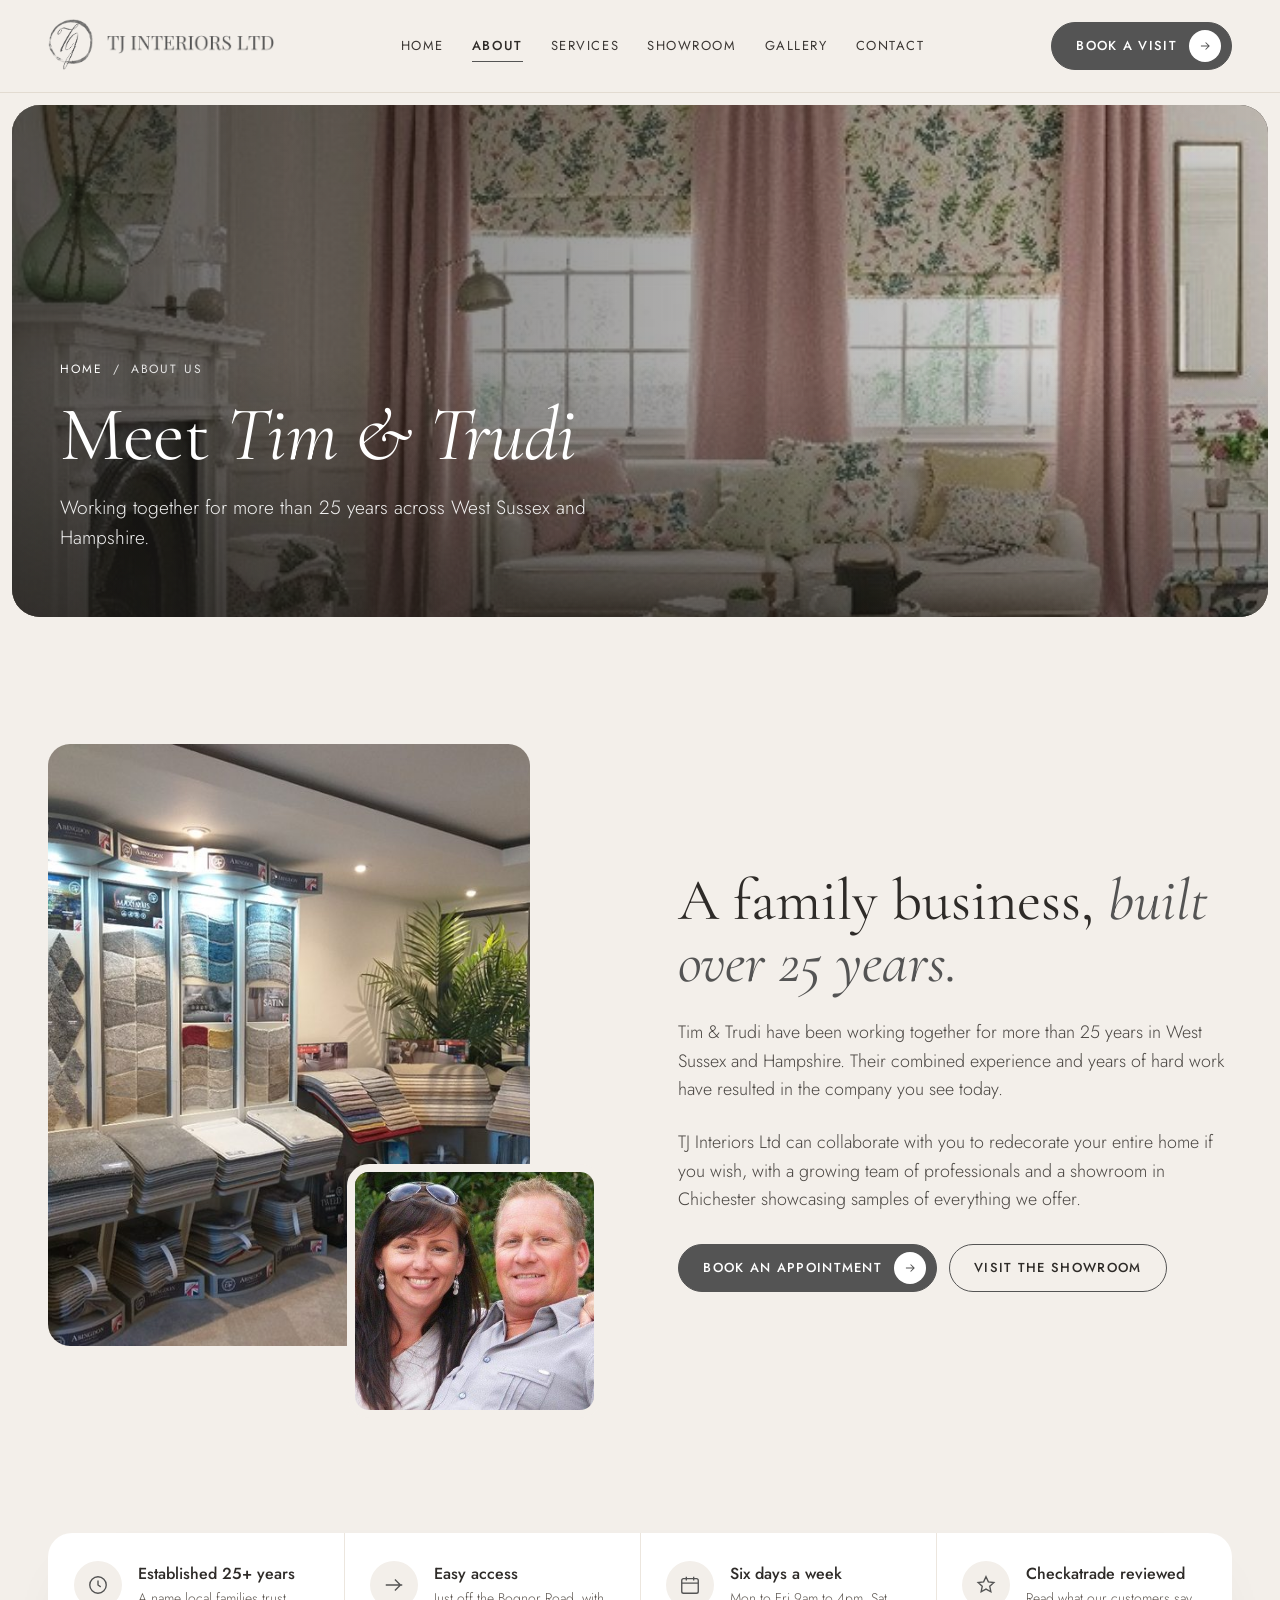
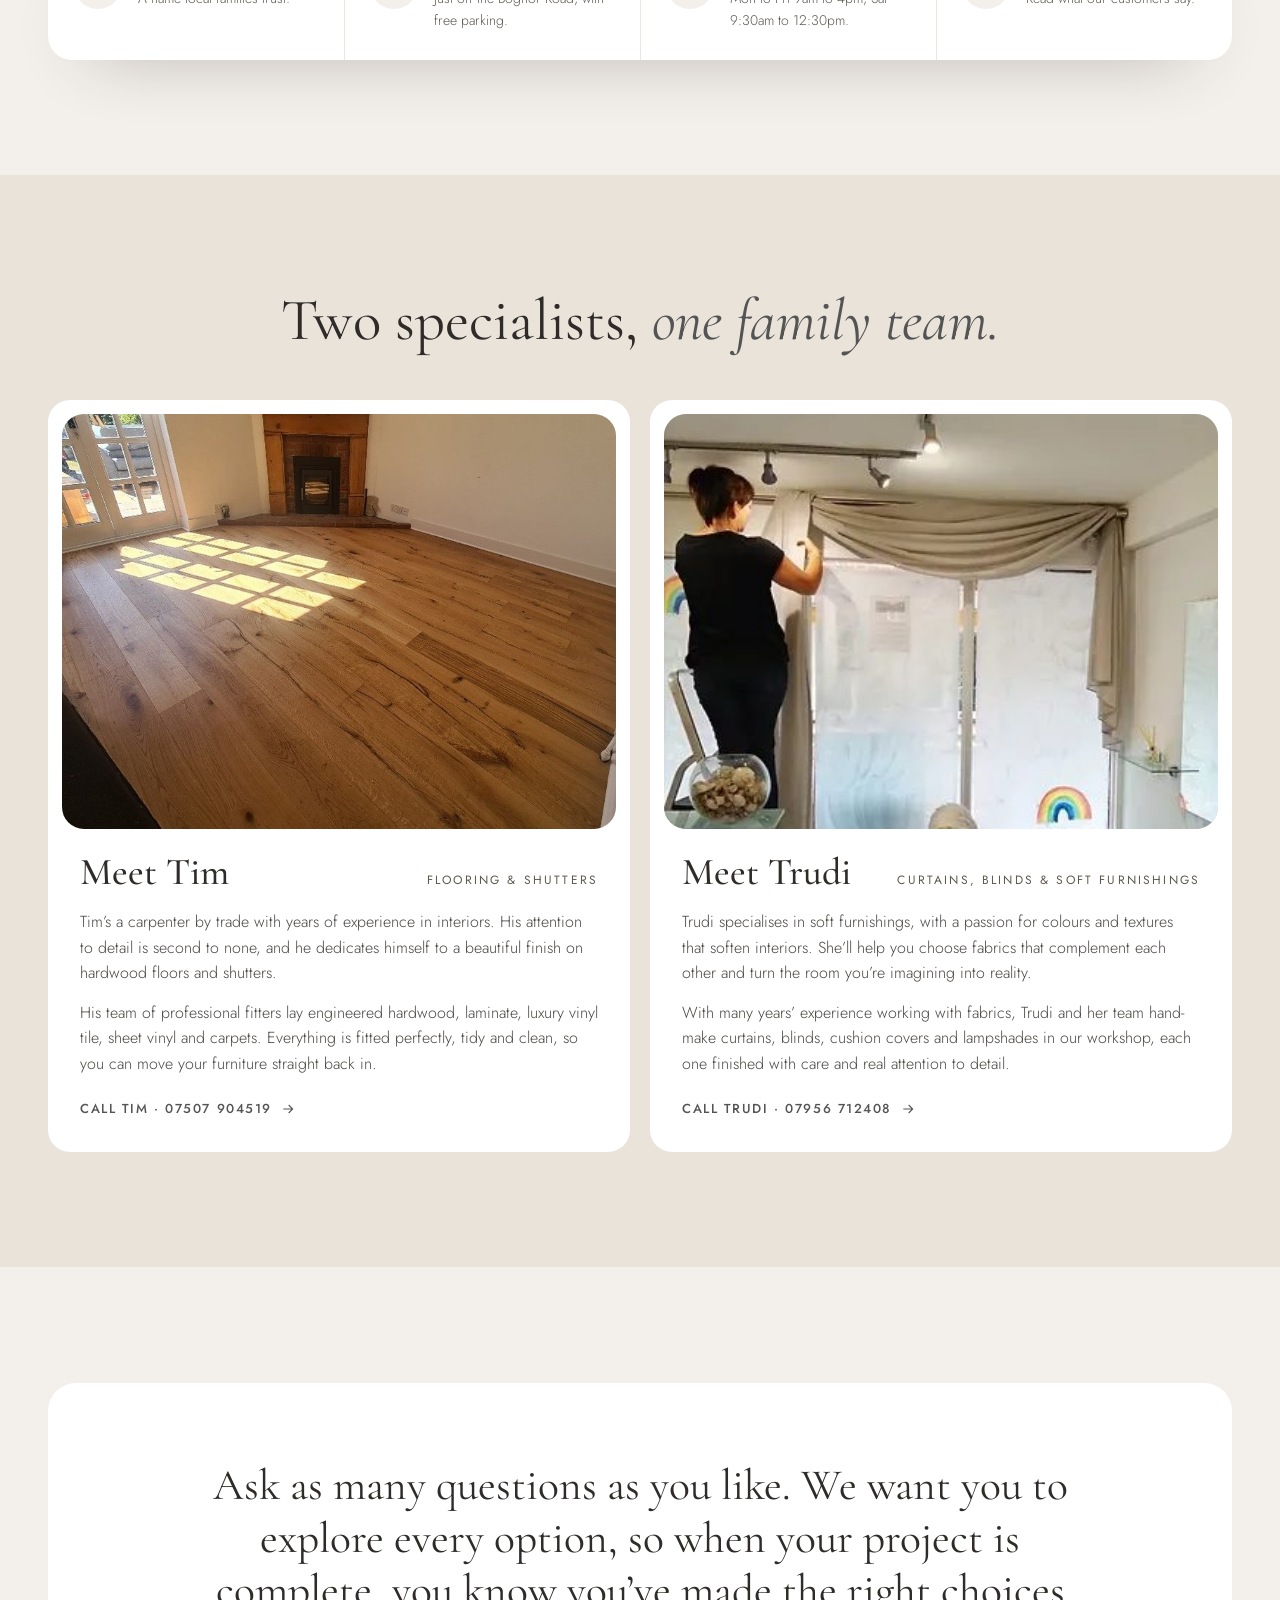
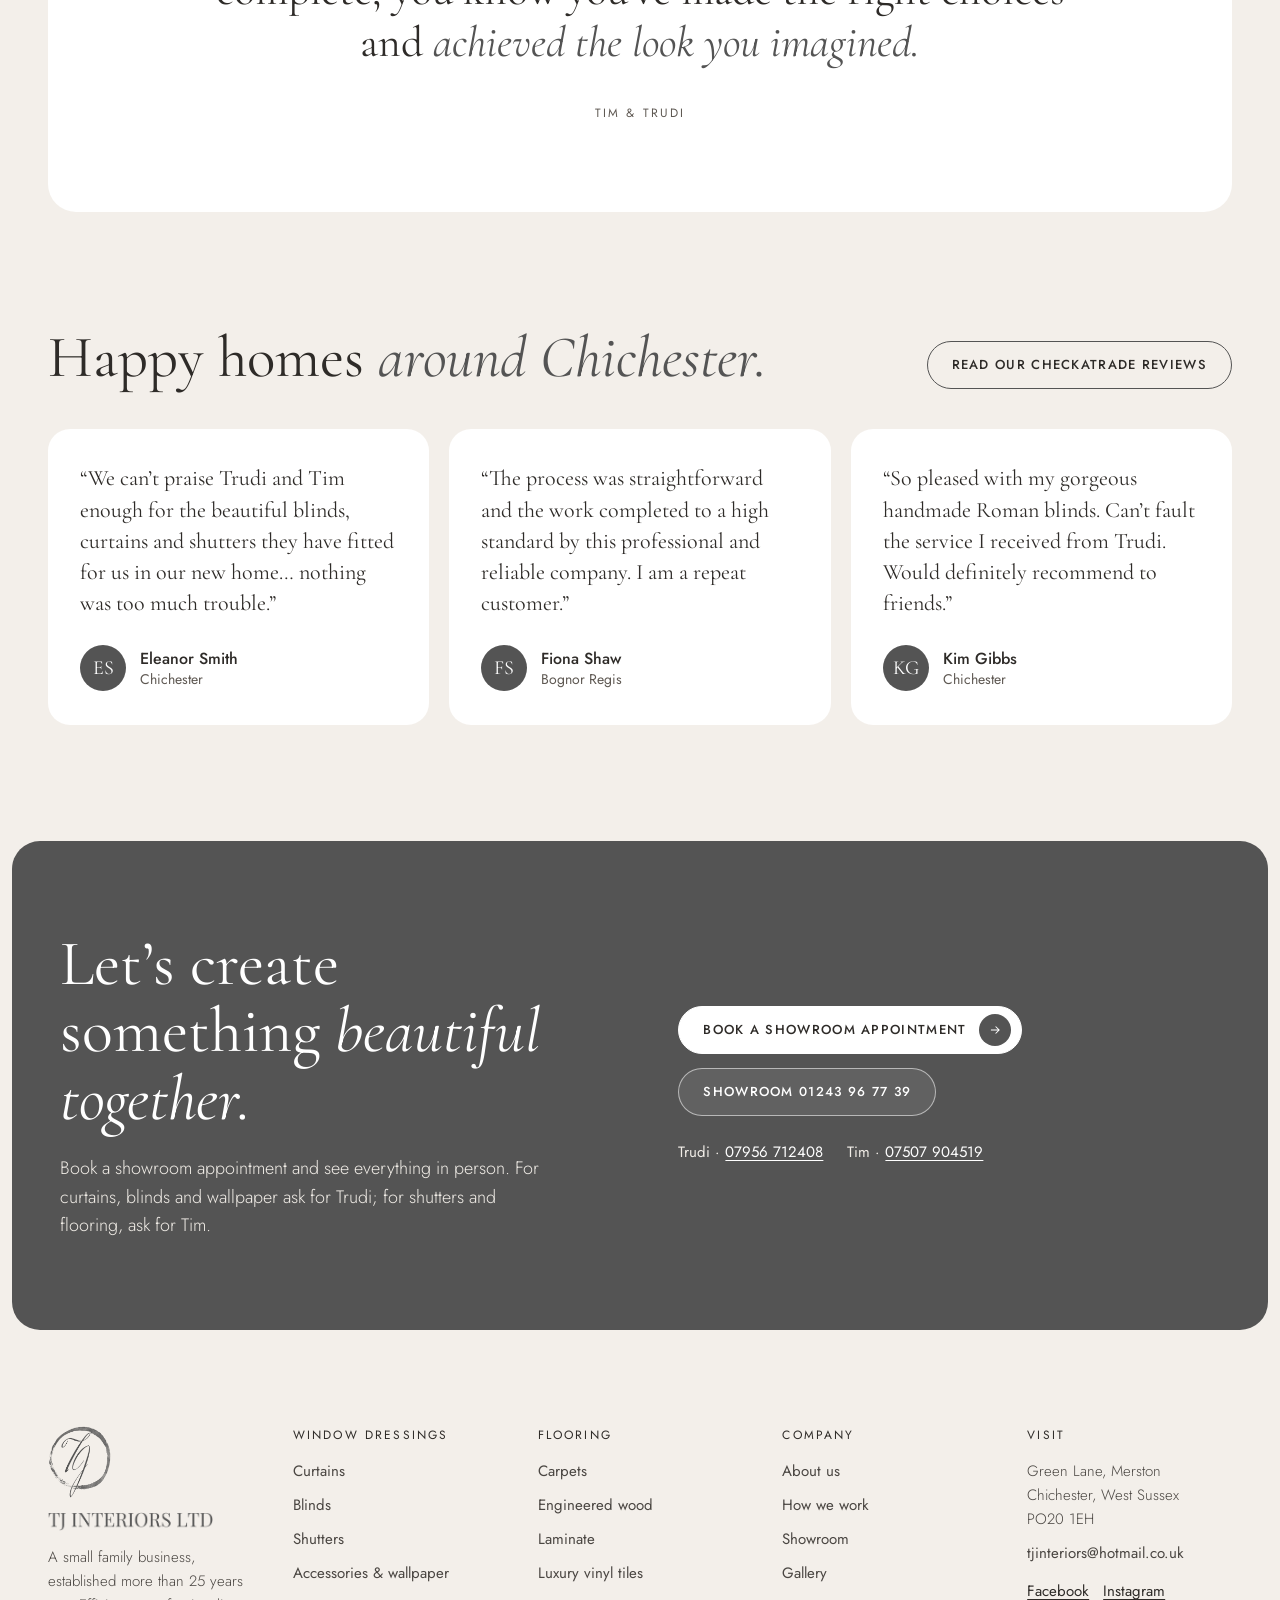
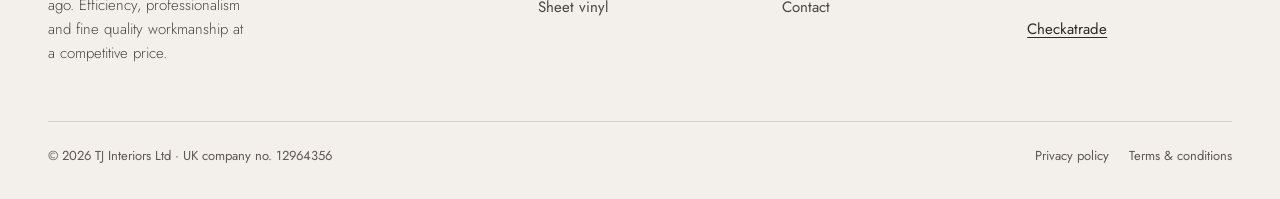
<file: about.html>
<!doctype html>
<html lang="en-GB">
<head>
<meta charset="utf-8">
<meta name="viewport" content="width=device-width, initial-scale=1">
<title>About us | TJ Interiors Ltd</title>
<meta name="description" content="Meet Tim &amp; Trudi, the family behind TJ Interiors Ltd in Chichester, West Sussex.">
<meta property="og:title" content="About us | TJ Interiors Ltd">
<meta property="og:description" content="Meet Tim &amp; Trudi, the family behind TJ Interiors Ltd in Chichester, West Sussex.">
<meta name="theme-color" content="#545454">
<link rel="icon" type="image/png" href="images/favicon.png">
<link rel="apple-touch-icon" href="images/apple-touch-icon.png">
<meta property="og:image" content="images/og-image.jpg">
<meta property="og:type" content="website">
<link rel="stylesheet" href="https://fonts.googleapis.com/css2?family=Cormorant+Garamond:ital,wght@0,400;0,500;0,600;1,400;1,500&amp;family=Jost:wght@300;400;500&amp;family=Great+Vibes&amp;display=swap">
<link rel="stylesheet" href="css/site.css">
<style>body{margin:0}</style>
</head>
<body>
<div class="site motion-on labels-none" style="font-family: 'Jost', system-ui, sans-serif; color: #2E2B28">

<header class="sh" style="font-family: 'Jost', system-ui, sans-serif; color: #2E2B28">
<div class="wrap sh-row">
<a href="index.html" aria-label="TJ Interiors Ltd, home" style="line-height: 1; color: #545454; flex: none">
<span class="brand" style="display: inline-flex; align-items: center; gap: 14px"><img src="images/logo-monogram-grey.png" alt="" style="height: clamp(44px, 4vw, 56px); width: auto"><img src="images/logo-wordmark-grey.png" alt="TJ Interiors Ltd" style="height: clamp(15px, 1.5vw, 21px); width: auto"></span>
</a>
<nav class="sh-nav" aria-label="Main">
<a class="sh-link" href="index.html">Home</a>
<a class="sh-link on" href="about.html">About</a>
<a class="sh-link" href="services.html">Services</a>
<a class="sh-link" href="showroom.html">Showroom</a>
<a class="sh-link" href="gallery.html">Gallery</a>
<a class="sh-link" href="contact.html">Contact</a>
</nav>
<div style="display: flex; align-items: center; gap: 10px">
<a class="pill pill-line pill-plain sh-cta sh-phone" href="tel:+441243967739">01243 96 77 39</a>
<a class="pill pill-dark sh-cta" href="contact.html">Book a visit<span class="dot"><svg width="14" height="14" viewBox="0 0 24 24" fill="none" stroke="currentColor" stroke-width="1.8" aria-hidden="true"><path d="M5 12h14M13 6l6 6-6 6"></path></svg></span></a>
<button class="sh-menu" type="button" aria-label="Open menu" aria-expanded="false" data-action="menu">
<span class="dcif" data-if="open" hidden><svg width="20" height="20" viewBox="0 0 24 24" fill="none" stroke="currentColor" stroke-width="1.6" aria-hidden="true"><path d="M6 6l12 12M18 6L6 18"></path></svg></span>
<span class="dcif" data-if="closed"><svg width="20" height="20" viewBox="0 0 24 24" fill="none" stroke="currentColor" stroke-width="1.6" aria-hidden="true"><path d="M4 8h16M4 16h16"></path></svg></span>
</button>
</div>
</div>
<span class="dcif" data-if="open" hidden>
<nav class="wrap sh-drawer" aria-label="Mobile">
<a class="m" href="index.html">Home</a>
<a class="m" href="about.html">About</a>
<a class="m" href="services.html">Services</a>
<a class="m" href="showroom.html">Showroom</a>
<a class="m" href="gallery.html">Gallery</a>
<a class="m" href="contact.html">Contact</a>
<div style="display: flex; flex-wrap: wrap; gap: 10px; padding-top: 18px">
<a class="pill pill-dark" href="contact.html">Book a visit<span class="dot"><svg width="14" height="14" viewBox="0 0 24 24" fill="none" stroke="currentColor" stroke-width="1.8" aria-hidden="true"><path d="M5 12h14M13 6l6 6-6 6"></path></svg></span></a>
<a class="pill pill-line pill-plain" href="tel:+441243967739">Call 01243 96 77 39</a>
</div>
</nav>
</span>
</header>


<div style="padding: 12px">
<section class="phero">
<img src="images/pink-curtains-roman-blinds.jpg" alt="Sitting room with pink curtains and matching floral Roman blinds">
<div class="phero-scrim"></div>
<div class="wrap"><div class="phero-copy">
<nav class="crumbs" aria-label="Breadcrumb"><a href="index.html">Home</a><span aria-hidden="true">/</span><span>About us</span></nav>
<h1 class="h1">Meet <em>Tim &amp; Trudi</em></h1>
<p style="margin: 0; font-size: clamp(17px, 1.5vw, 20px); font-weight: 300; color: rgba(255,255,255,.92); max-width: 560px">Working together for more than 25 years across West Sussex and Hampshire.</p>
</div></div>
</section>
</div>

<section class="section">
<div class="wrap split">
<div class="overlap reveal">
<div class="photo r45"><img src="images/showroom-flooring-displays.jpg" alt="Inside the TJ Interiors showroom, with flooring and fabric sample displays"></div>
<div class="photo photo-sm r11"><img src="images/trudi-and-tim.jpg" alt="Trudi and Tim, founders of TJ Interiors Ltd"></div>
</div>
<div class="stack reveal" style="gap: 24px">
<h2 class="h2">A family business, <em>built over 25 years.</em></h2>
<p class="lead">Tim &amp; Trudi have been working together for more than 25 years in West Sussex and Hampshire. Their combined experience and years of hard work have resulted in the company you see today.</p>
<p class="lead">TJ Interiors Ltd can collaborate with you to redecorate your entire home if you wish, with a growing team of professionals and a showroom in Chichester showcasing samples of everything we offer.</p>
<div style="display: flex; flex-wrap: wrap; gap: 12px; padding-top: 6px">
<a class="pill pill-dark" href="contact.html">Book an appointment<span class="dot"><svg width="14" height="14" viewBox="0 0 24 24" fill="none" stroke="currentColor" stroke-width="1.8" aria-hidden="true"><path d="M5 12h14M13 6l6 6-6 6"></path></svg></span></a>
<a class="pill pill-line pill-plain" href="showroom.html">Visit the showroom</a>
</div>
</div>
</div>
</section>

<section style="padding-bottom: clamp(72px, 9vw, 128px)">
<div class="wrap">
<div class="feature-row reveal">
<div><span class="ic"><svg width="22" height="22" viewBox="0 0 24 24" fill="none" stroke="currentColor" stroke-width="1.5" aria-hidden="true"><circle cx="12" cy="12" r="9"></circle><path d="M12 7v5l3 2"></path></svg></span><div><div style="font-weight: 500">Established 25+ years</div><div class="small muted" style="font-weight: 300">A name local families trust.</div></div></div>
<div><span class="ic"><svg width="22" height="22" viewBox="0 0 24 24" fill="none" stroke="currentColor" stroke-width="1.5" aria-hidden="true"><path d="M3 12h18M13 6l6 6-6 6"></path></svg></span><div><div style="font-weight: 500">Easy access</div><div class="small muted" style="font-weight: 300">Just off the Bognor Road, with free parking.</div></div></div>
<div><span class="ic"><svg width="22" height="22" viewBox="0 0 24 24" fill="none" stroke="currentColor" stroke-width="1.5" aria-hidden="true"><rect x="3" y="5" width="18" height="16" rx="2"></rect><path d="M3 10h18M8 3v4M16 3v4"></path></svg></span><div><div style="font-weight: 500">Six days a week</div><div class="small muted" style="font-weight: 300">Mon to Fri 9am to 4pm, Sat 9:30am to 12:30pm.</div></div></div>
<div><span class="ic"><svg width="22" height="22" viewBox="0 0 24 24" fill="none" stroke="currentColor" stroke-width="1.5" aria-hidden="true"><path d="M12 3l2.6 5.6 6 .7-4.5 4.1 1.2 6L12 16.5 6.7 19.4l1.2-6L3.4 9.3l6-.7z"></path></svg></span><div><div style="font-weight: 500">Checkatrade reviewed</div><div class="small muted" style="font-weight: 300">Read what our customers say.</div></div></div>
</div>
</div>
</section>

<section class="section tint">
<div class="wrap stack" style="gap: 48px">
<div class="stack center reveal" style="gap: 18px; max-width: 720px">
<h2 class="h2">Two specialists, <em>one family team.</em></h2>
</div>
<div class="grid2">
<article class="card reveal" style="padding: 14px 14px 32px; gap: 22px">
<div class="photo r43"><img src="images/oak-floor-fireplace.jpg" alt="Freshly laid oak floor in a room with a fireplace"></div>
<div class="stack" style="gap: 14px; padding: 0 18px">
<div style="display: flex; align-items: baseline; justify-content: space-between; gap: 12px; flex-wrap: wrap"><h3 class="h3" style="font-size: 38px">Meet Tim</h3><span class="label">Flooring &amp; shutters</span></div>
<p class="body">Tim’s a carpenter by trade with years of experience in interiors. His attention to detail is second to none, and he dedicates himself to a beautiful finish on hardwood floors and shutters.</p>
<p class="body">His team of professional fitters lay engineered hardwood, laminate, luxury vinyl tile, sheet vinyl and carpets. Everything is fitted perfectly, tidy and clean, so you can move your furniture straight back in.</p>
<div style="padding-top: 4px"><a class="textlink" href="tel:+447507904519">Call Tim · 07507 904519<svg width="16" height="16" viewBox="0 0 24 24" fill="none" stroke="currentColor" stroke-width="1.6" aria-hidden="true"><path d="M5 12h14M13 6l6 6-6 6"></path></svg></a></div>
</div>
</article>
<article class="card reveal" style="padding: 14px 14px 32px; gap: 22px">
<div class="photo r43"><img src="images/curtain-fitting.jpg" alt="Curtains being dressed at a window after fitting" style="object-position: 50% 30%"></div>
<div class="stack" style="gap: 14px; padding: 0 18px">
<div style="display: flex; align-items: baseline; justify-content: space-between; gap: 12px; flex-wrap: wrap"><h3 class="h3" style="font-size: 38px">Meet Trudi</h3><span class="label">Curtains, blinds &amp; soft furnishings</span></div>
<p class="body">Trudi specialises in soft furnishings, with a passion for colours and textures that soften interiors. She’ll help you choose fabrics that complement each other and turn the room you’re imagining into reality.</p>
<p class="body">With many years’ experience working with fabrics, Trudi and her team hand-make curtains, blinds, cushion covers and lampshades in our workshop, each one finished with care and real attention to detail.</p>
<div style="padding-top: 4px"><a class="textlink" href="tel:+447956712408">Call Trudi · 07956 712408<svg width="16" height="16" viewBox="0 0 24 24" fill="none" stroke="currentColor" stroke-width="1.6" aria-hidden="true"><path d="M5 12h14M13 6l6 6-6 6"></path></svg></a></div>
</div>
</article>
</div>
</div>
</section>

<section class="section">
<div class="wrap">
<div class="quote-band reveal stack" style="gap: 24px; align-items: center">
<p class="serif" style="margin: 0; font-size: clamp(28px, 3.4vw, 46px); line-height: 1.2; max-width: 900px">Ask as many questions as you like. We want you to explore every option, so when your project is complete, you know you’ve made the right choices and <em style="color: #545454">achieved the look you imagined.</em></p>
<p class="label">Tim &amp; Trudi</p>
</div>
</div>
</section>

<section style="padding-bottom: clamp(72px, 9vw, 128px)">
<div class="wrap stack" style="gap: 40px">
<div class="head-row reveal">
<div class="stack" style="gap: 18px"><h2 class="h2">Happy homes <em>around Chichester.</em></h2></div>
<a class="pill pill-line pill-plain" href="https://www.checkatrade.com">Read our Checkatrade reviews</a>
</div>
<div class="grid3">
<figure class="card reveal" style="margin: 0; justify-content: space-between; gap: 26px; padding: 34px 32px">
<blockquote class="serif" style="margin: 0; font-size: 22px; line-height: 1.42">“We can’t praise Trudi and Tim enough for the beautiful blinds, curtains and shutters they have fitted for us in our new home… nothing was too much trouble.”</blockquote>
<figcaption class="person"><span class="avatar" aria-hidden="true">ES</span><span class="stack" style="line-height: 1.3"><span style="font-weight: 500">Eleanor Smith</span><span class="small muted">Chichester</span></span></figcaption>
</figure>
<figure class="card reveal" style="margin: 0; justify-content: space-between; gap: 26px; padding: 34px 32px">
<blockquote class="serif" style="margin: 0; font-size: 22px; line-height: 1.42">“The process was straightforward and the work completed to a high standard by this professional and reliable company. I am a repeat customer.”</blockquote>
<figcaption class="person"><span class="avatar" aria-hidden="true">FS</span><span class="stack" style="line-height: 1.3"><span style="font-weight: 500">Fiona Shaw</span><span class="small muted">Bognor Regis</span></span></figcaption>
</figure>
<figure class="card reveal" style="margin: 0; justify-content: space-between; gap: 26px; padding: 34px 32px">
<blockquote class="serif" style="margin: 0; font-size: 22px; line-height: 1.42">“So pleased with my gorgeous handmade Roman blinds. Can’t fault the service I received from Trudi. Would definitely recommend to friends.”</blockquote>
<figcaption class="person"><span class="avatar" aria-hidden="true">KG</span><span class="stack" style="line-height: 1.3"><span style="font-weight: 500">Kim Gibbs</span><span class="small muted">Chichester</span></span></figcaption>
</figure>
</div>
</div>
</section>


<div style="font-family: 'Jost', system-ui, sans-serif; color: #2E2B28; background: #F3EFEA; line-height: 1.6">

<section style="padding: 0 12px">
<div class="sf-cta">
<div class="wrap split">
<div class="stack on-dark" style="gap: 22px">
<h2 class="h2" style="font-size: clamp(40px, 5vw, 68px)">Let’s create something <em>beautiful together.</em></h2>
<p style="margin: 0; font-size: 18px; font-weight: 300; color: #F1EDE7; max-width: 480px">Book a showroom appointment and see everything in person. For curtains, blinds and wallpaper ask for Trudi; for shutters and flooring, ask for Tim.</p>
</div>
<div class="stack" style="gap: 14px; align-items: flex-start">
<a class="pill pill-light" href="contact.html">Book a showroom appointment<span class="dot"><svg width="14" height="14" viewBox="0 0 24 24" fill="none" stroke="currentColor" stroke-width="1.8" aria-hidden="true"><path d="M5 12h14M13 6l6 6-6 6"></path></svg></span></a>
<a class="pill pill-ghost" href="tel:+441243967739">Showroom 01243 96 77 39</a>
<div style="display: flex; flex-wrap: wrap; gap: 8px 24px; padding-top: 10px; font-size: 15px; color: #F1EDE7">
<span>Trudi · <a href="tel:+447956712408" style="color: #FFFFFF; text-decoration: underline; text-underline-offset: 3px">07956 712408</a></span>
<span>Tim · <a href="tel:+447507904519" style="color: #FFFFFF; text-decoration: underline; text-underline-offset: 3px">07507 904519</a></span>
</div>
</div>
</div>
</div>
</section>

<footer style="padding-top: clamp(64px, 8vw, 96px); padding-bottom: 32px">
<div class="wrap stack" style="gap: 56px">
<div style="display: grid; grid-template-columns: repeat(auto-fit, minmax(min(100%, 190px), 1fr)); gap: 40px">
<div class="stack" style="gap: 14px">
<span class="brand" style="display: inline-flex; flex-direction: column; align-items: flex-start; gap: 14px"><img src="images/logo-monogram-grey.png" alt="" style="height: 72px; width: auto"><img src="images/logo-wordmark-grey.png" alt="TJ Interiors Ltd" style="height: 19px; width: auto; max-width: 100%"></span>
<p style="margin: 0; font-size: 15px; font-weight: 300; color: #4A4642; max-width: 280px">A small family business, established more than 25 years ago. Efficiency, professionalism and fine quality workmanship at a competitive price.</p>
</div>
<div class="stack" style="gap: 10px">
<div class="label" style="color: #2E2B28; margin-bottom: 4px">Window dressings</div>
<a class="flink" href="curtains.html">Curtains</a>
<a class="flink" href="blinds.html">Blinds</a>
<a class="flink" href="shutters.html">Shutters</a>
<a class="flink" href="accessories.html">Accessories &amp; wallpaper</a>
</div>
<div class="stack" style="gap: 10px">
<div class="label" style="color: #2E2B28; margin-bottom: 4px">Flooring</div>
<a class="flink" href="carpets.html">Carpets</a>
<a class="flink" href="engineered-wood.html">Engineered wood</a>
<a class="flink" href="laminate.html">Laminate</a>
<a class="flink" href="luxury-vinyl-tiles.html">Luxury vinyl tiles</a>
<a class="flink" href="sheet-vinyl.html">Sheet vinyl</a>
</div>
<div class="stack" style="gap: 10px">
<div class="label" style="color: #2E2B28; margin-bottom: 4px">Company</div>
<a class="flink" href="about.html">About us</a>
<a class="flink" href="services.html">How we work</a>
<a class="flink" href="showroom.html">Showroom</a>
<a class="flink" href="gallery.html">Gallery</a>
<a class="flink" href="contact.html">Contact</a>
</div>
<div class="stack" style="gap: 10px">
<div class="label" style="color: #2E2B28; margin-bottom: 4px">Visit</div>
<span style="font-size: 15px; font-weight: 300; color: #4A4642">Green Lane, Merston<br>Chichester, West Sussex<br>PO20 1EH</span>
<a class="flink" href="mailto:tjinteriors@hotmail.co.uk" style="word-break: break-all">tjinteriors@hotmail.co.uk</a>
<div style="display: flex; flex-wrap: wrap; gap: 14px; padding-top: 4px">
<a href="https://www.facebook.com" style="color: #2E2B28; text-decoration: underline; text-underline-offset: 3px; font-size: 15px">Facebook</a>
<a href="https://www.instagram.com" style="color: #2E2B28; text-decoration: underline; text-underline-offset: 3px; font-size: 15px">Instagram</a>
<a href="https://www.checkatrade.com" style="color: #2E2B28; text-decoration: underline; text-underline-offset: 3px; font-size: 15px">Checkatrade</a>
</div>
</div>
</div>
<div style="display: flex; flex-wrap: wrap; justify-content: space-between; gap: 16px; padding-top: 24px; border-top: 1px solid #D6CFC5; font-size: 13px; color: #5E5852">
<span>© 2026 TJ Interiors Ltd · UK company no. 12964356</span>
<div style="display: flex; gap: 20px"><a href="#privacy" style="color: #5E5852">Privacy policy</a><a href="#terms" style="color: #5E5852">Terms &amp; conditions</a></div>
</div>
</div>
</footer>
</div>

</div>
<script src="js/site.js" defer></script>
</body>
</html>
</file>
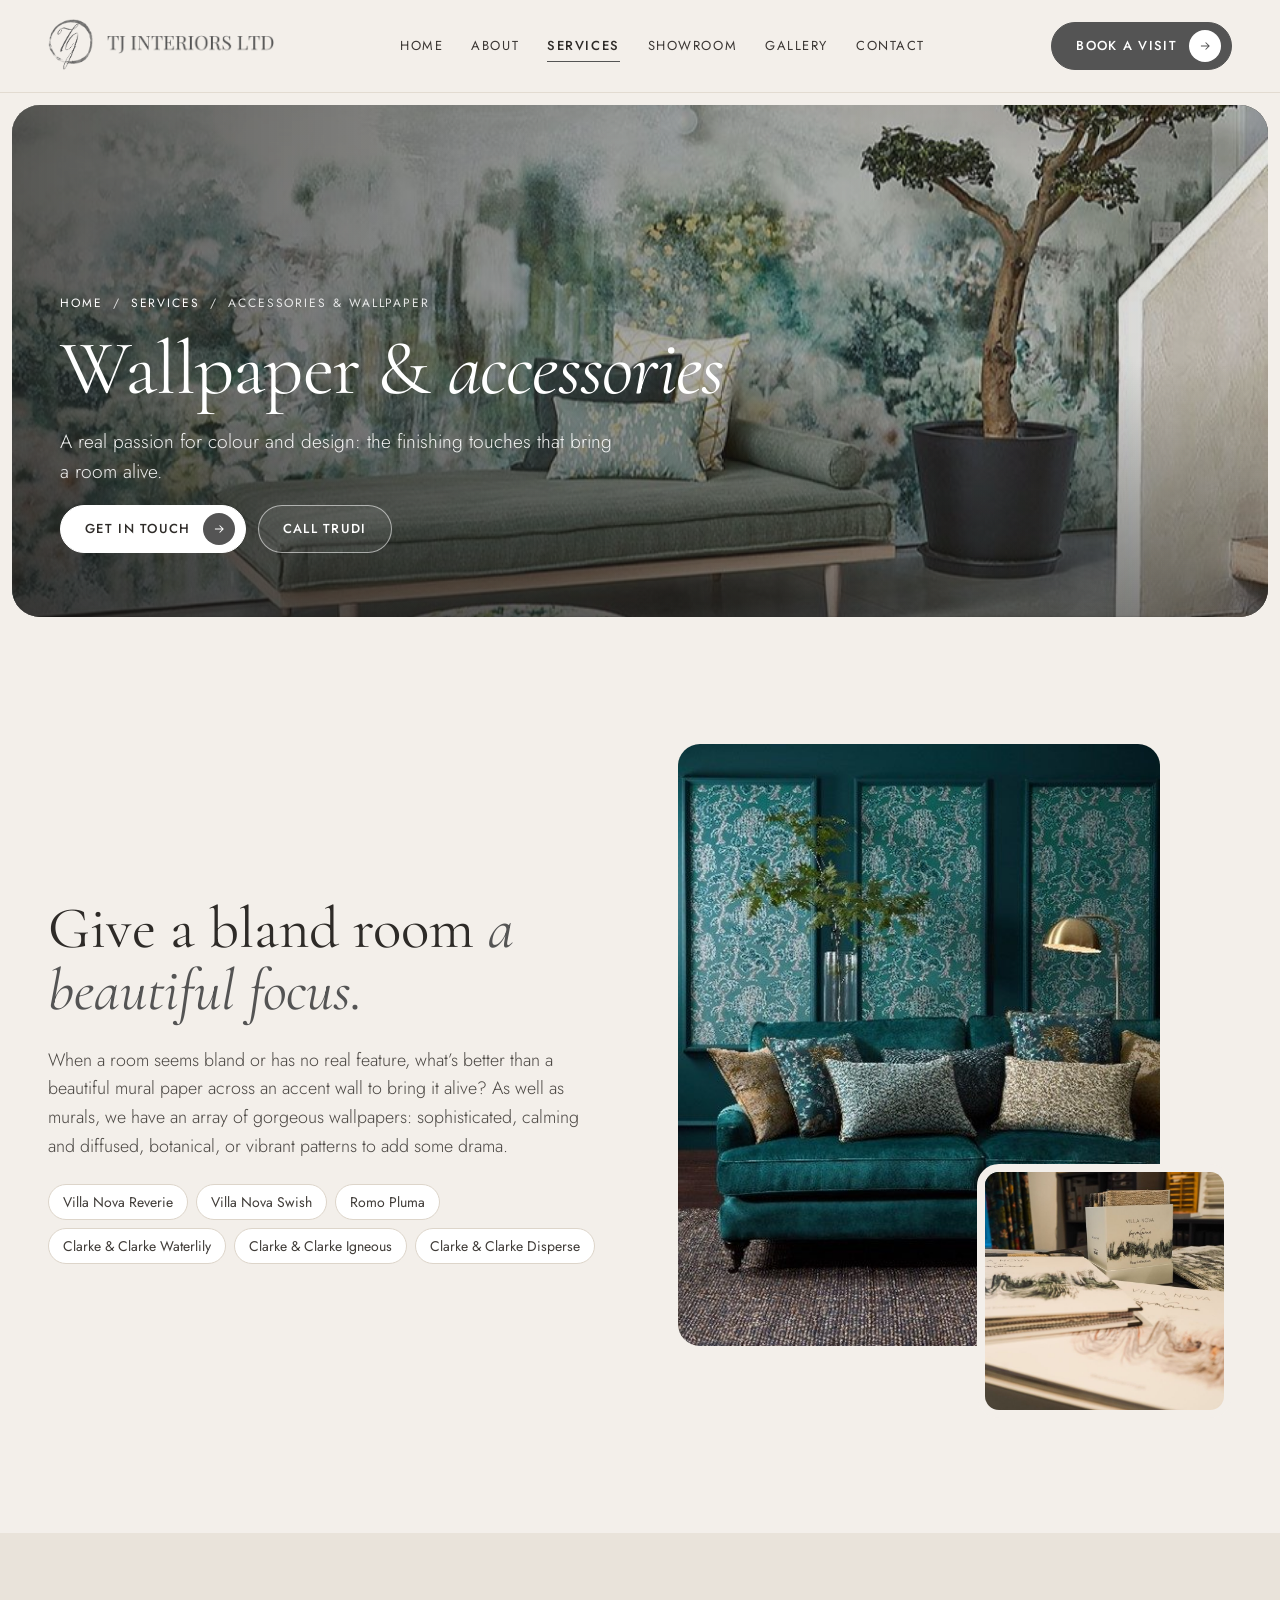
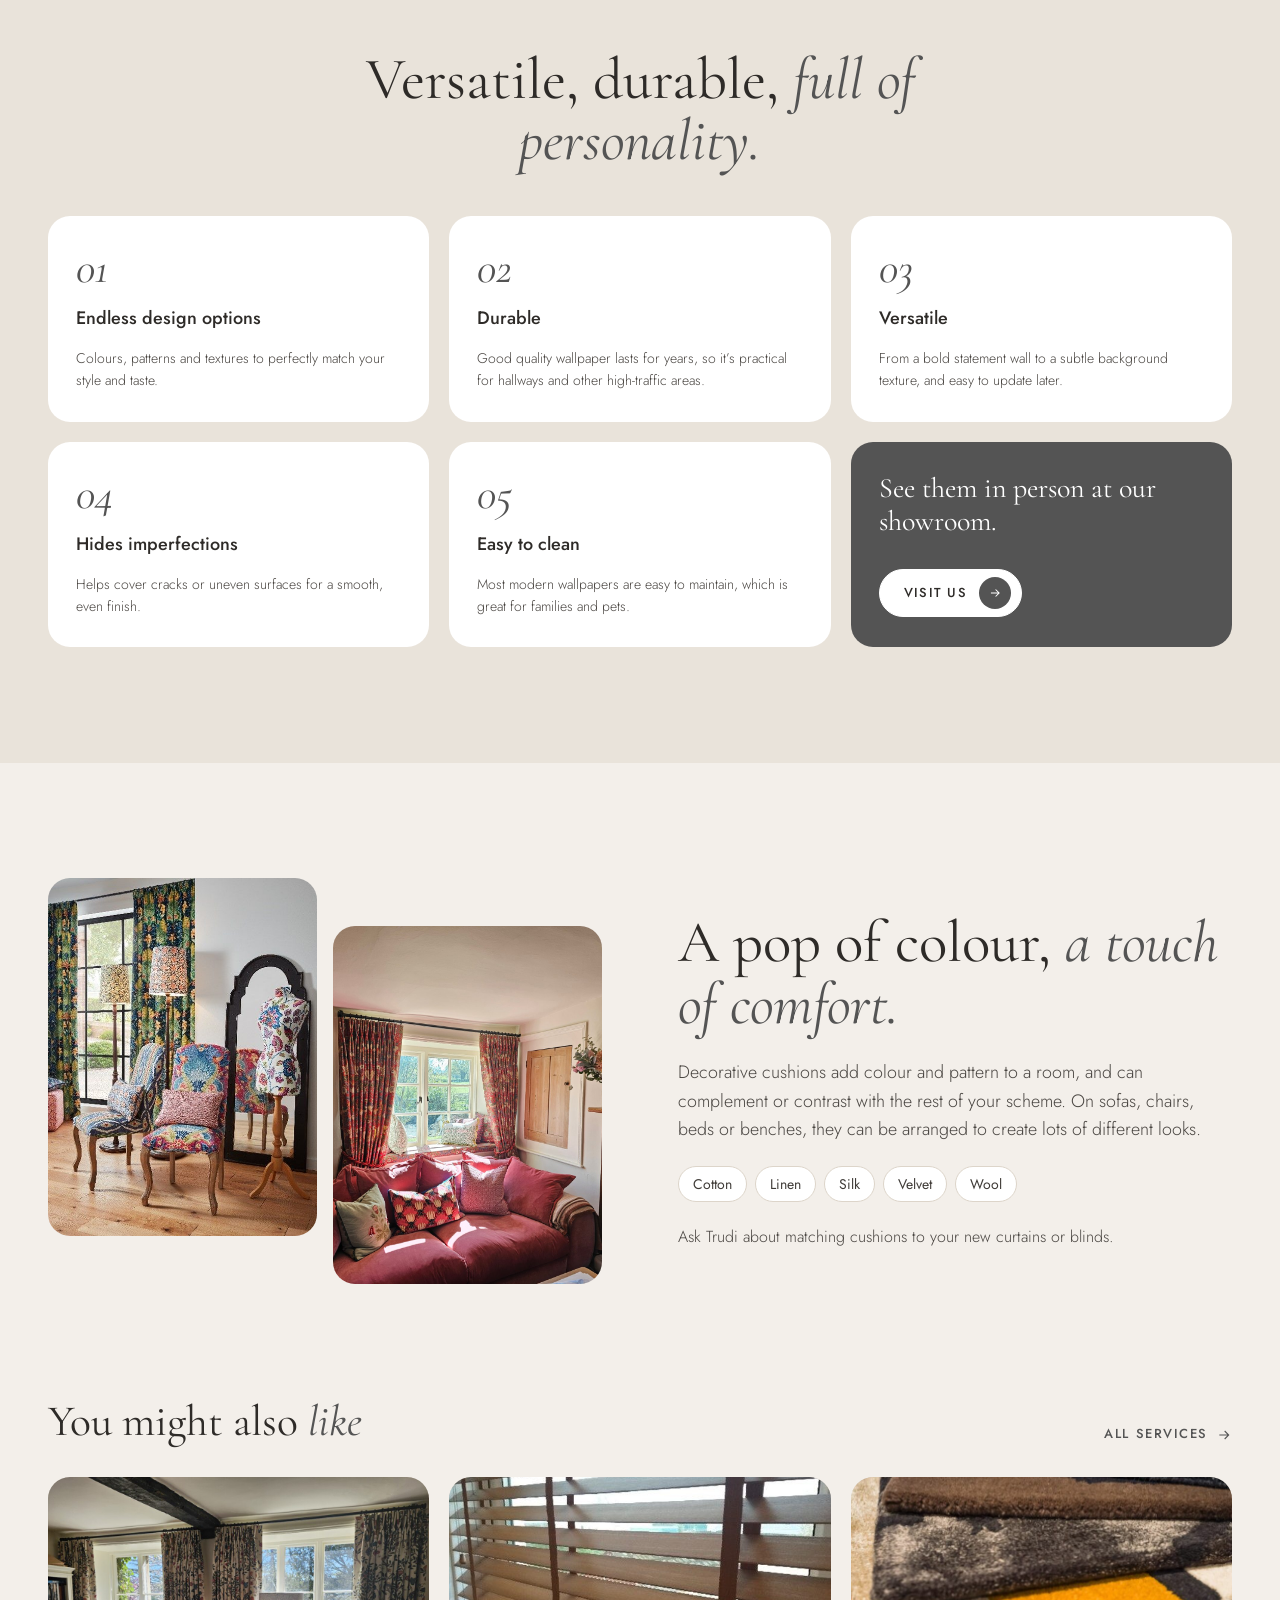
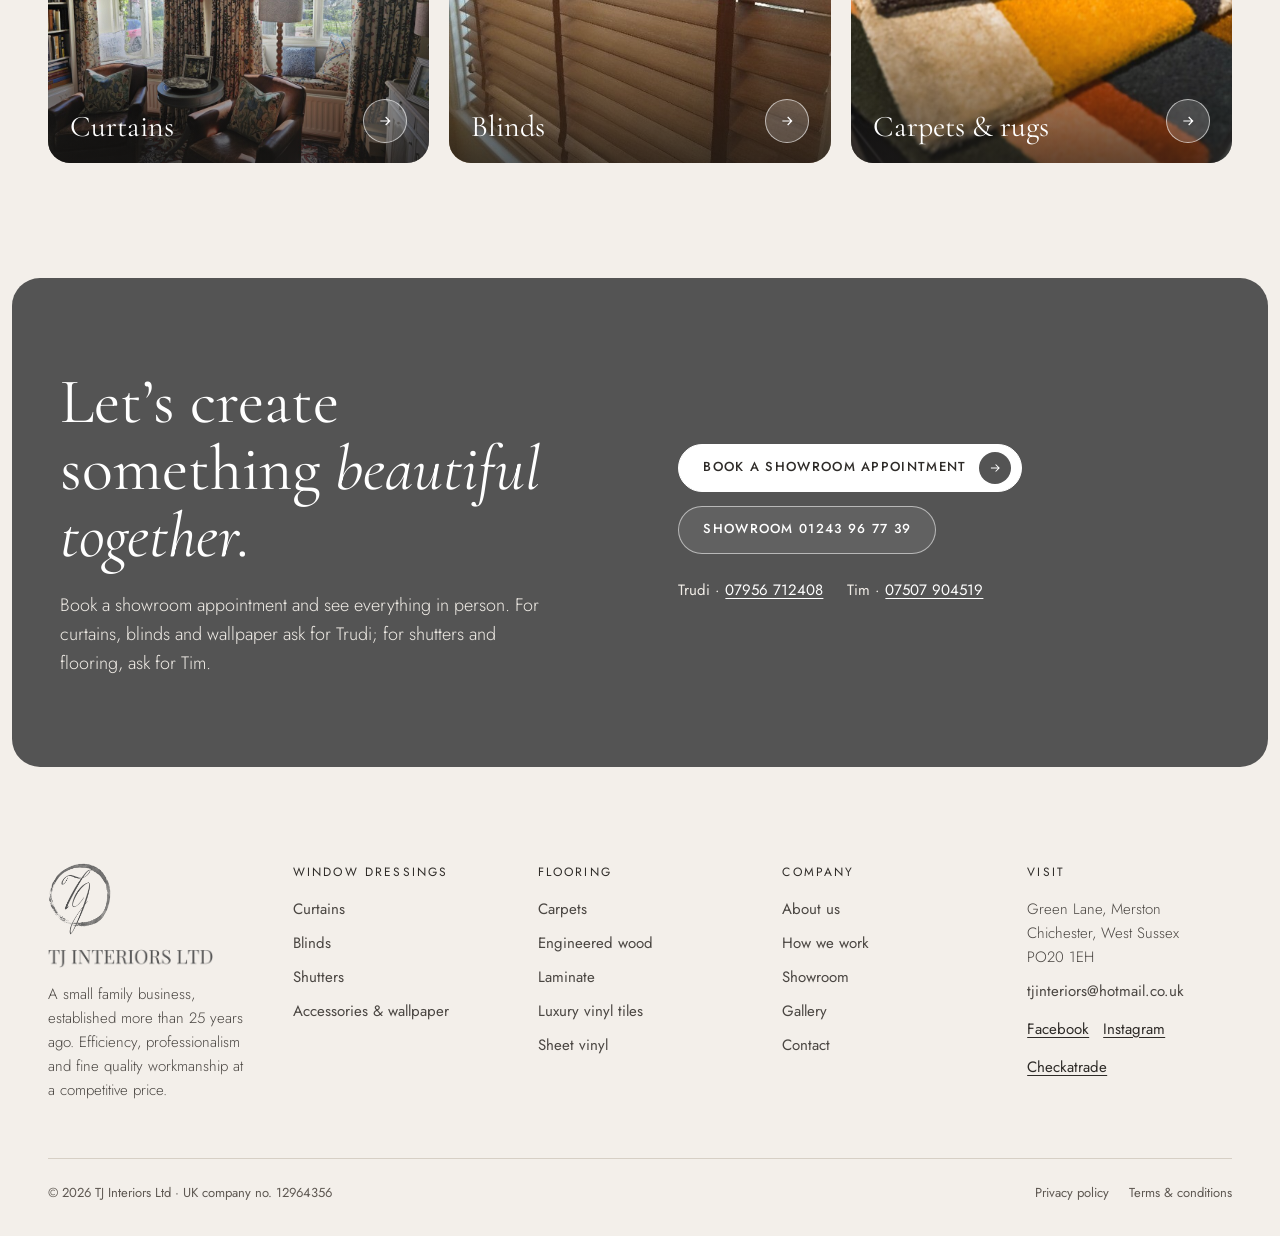
<file: accessories.html>
<!doctype html>
<html lang="en-GB">
<head>
<meta charset="utf-8">
<meta name="viewport" content="width=device-width, initial-scale=1">
<title>Accessories &amp; wallpaper | TJ Interiors Ltd, Chichester</title>
<meta name="description" content="Wallpapers, murals and decorative cushions from Villa Nova, Romo and Clarke &amp; Clarke.">
<meta property="og:title" content="Accessories &amp; wallpaper | TJ Interiors Ltd, Chichester">
<meta property="og:description" content="Wallpapers, murals and decorative cushions from Villa Nova, Romo and Clarke &amp; Clarke.">
<meta name="theme-color" content="#545454">
<link rel="icon" type="image/png" href="images/favicon.png">
<link rel="apple-touch-icon" href="images/apple-touch-icon.png">
<meta property="og:image" content="images/og-image.jpg">
<meta property="og:type" content="website">
<link rel="stylesheet" href="https://fonts.googleapis.com/css2?family=Cormorant+Garamond:ital,wght@0,400;0,500;0,600;1,400;1,500&amp;family=Jost:wght@300;400;500&amp;family=Great+Vibes&amp;display=swap">
<link rel="stylesheet" href="css/site.css">
<style>body{margin:0}</style>
</head>
<body>
<div class="site motion-on labels-none" style="font-family: 'Jost', system-ui, sans-serif; color: #2E2B28">

<header class="sh" style="font-family: 'Jost', system-ui, sans-serif; color: #2E2B28">
<div class="wrap sh-row">
<a href="index.html" aria-label="TJ Interiors Ltd, home" style="line-height: 1; color: #545454; flex: none">
<span class="brand" style="display: inline-flex; align-items: center; gap: 14px"><img src="images/logo-monogram-grey.png" alt="" style="height: clamp(44px, 4vw, 56px); width: auto"><img src="images/logo-wordmark-grey.png" alt="TJ Interiors Ltd" style="height: clamp(15px, 1.5vw, 21px); width: auto"></span>
</a>
<nav class="sh-nav" aria-label="Main">
<a class="sh-link" href="index.html">Home</a>
<a class="sh-link" href="about.html">About</a>
<a class="sh-link on" href="services.html">Services</a>
<a class="sh-link" href="showroom.html">Showroom</a>
<a class="sh-link" href="gallery.html">Gallery</a>
<a class="sh-link" href="contact.html">Contact</a>
</nav>
<div style="display: flex; align-items: center; gap: 10px">
<a class="pill pill-line pill-plain sh-cta sh-phone" href="tel:+441243967739">01243 96 77 39</a>
<a class="pill pill-dark sh-cta" href="contact.html">Book a visit<span class="dot"><svg width="14" height="14" viewBox="0 0 24 24" fill="none" stroke="currentColor" stroke-width="1.8" aria-hidden="true"><path d="M5 12h14M13 6l6 6-6 6"></path></svg></span></a>
<button class="sh-menu" type="button" aria-label="Open menu" aria-expanded="false" data-action="menu">
<span class="dcif" data-if="open" hidden><svg width="20" height="20" viewBox="0 0 24 24" fill="none" stroke="currentColor" stroke-width="1.6" aria-hidden="true"><path d="M6 6l12 12M18 6L6 18"></path></svg></span>
<span class="dcif" data-if="closed"><svg width="20" height="20" viewBox="0 0 24 24" fill="none" stroke="currentColor" stroke-width="1.6" aria-hidden="true"><path d="M4 8h16M4 16h16"></path></svg></span>
</button>
</div>
</div>
<span class="dcif" data-if="open" hidden>
<nav class="wrap sh-drawer" aria-label="Mobile">
<a class="m" href="index.html">Home</a>
<a class="m" href="about.html">About</a>
<a class="m" href="services.html">Services</a>
<a class="m" href="showroom.html">Showroom</a>
<a class="m" href="gallery.html">Gallery</a>
<a class="m" href="contact.html">Contact</a>
<div style="display: flex; flex-wrap: wrap; gap: 10px; padding-top: 18px">
<a class="pill pill-dark" href="contact.html">Book a visit<span class="dot"><svg width="14" height="14" viewBox="0 0 24 24" fill="none" stroke="currentColor" stroke-width="1.8" aria-hidden="true"><path d="M5 12h14M13 6l6 6-6 6"></path></svg></span></a>
<a class="pill pill-line pill-plain" href="tel:+441243967739">Call 01243 96 77 39</a>
</div>
</nav>
</span>
</header>


<div style="padding: 12px">
<section class="phero">
<img src="images/mural-wallcovering.jpg" alt="Painterly floral mural wallcovering behind a green daybed">
<div class="phero-scrim"></div>
<div class="wrap"><div class="phero-copy">
<nav class="crumbs" aria-label="Breadcrumb"><a href="index.html">Home</a><span aria-hidden="true">/</span><a href="services.html">Services</a><span aria-hidden="true">/</span><span>Accessories &amp; wallpaper</span></nav>
<h1 class="h1">Wallpaper &amp; <em>accessories</em></h1>
<p style="margin: 0; font-size: clamp(17px, 1.5vw, 20px); font-weight: 300; color: rgba(255,255,255,.92); max-width: 560px">A real passion for colour and design: the finishing touches that bring a room alive.</p>
<div style="display: flex; flex-wrap: wrap; gap: 12px"><a class="pill pill-light" href="contact.html">Get in touch<span class="dot"><svg width="14" height="14" viewBox="0 0 24 24" fill="none" stroke="currentColor" stroke-width="1.8" aria-hidden="true"><path d="M5 12h14M13 6l6 6-6 6"></path></svg></span></a><a class="pill pill-ghost" href="tel:+447956712408">Call Trudi</a></div>
</div></div>
</section>
</div>

<section class="section">
<div class="wrap split">
<div class="stack reveal" style="gap: 24px">
<h2 class="h2">Give a bland room <em>a beautiful focus.</em></h2>
<p class="lead">When a room seems bland or has no real feature, what’s better than a beautiful mural paper across an accent wall to bring it alive? As well as murals, we have an array of gorgeous wallpapers: sophisticated, calming and diffused, botanical, or vibrant patterns to add some drama.</p>
<div class="tags"><span class="tag">Villa Nova Reverie</span><span class="tag">Villa Nova Swish</span><span class="tag">Romo Pluma</span><span class="tag">Clarke &amp; Clarke Waterlily</span><span class="tag">Clarke &amp; Clarke Igneous</span><span class="tag">Clarke &amp; Clarke Disperse</span></div>
</div>
<div class="overlap reveal">
<div class="photo r45"><img src="images/teal-room-cushions.jpg" alt="Teal room with botanical wallpaper panels"></div>
<div class="photo photo-sm r11"><img src="images/wallpaper-books.jpg" alt="Wallpaper sample books"></div>
</div>
</div>
</section>

<section class="section tint">
<div class="wrap stack" style="gap: 44px">
<div class="stack center reveal" style="gap: 18px; max-width: 760px"><h2 class="h2">Versatile, durable, <em>full of personality.</em></h2></div>
<div class="grid3">
<div class="card reveal"><span class="num">01</span><h3 style="margin: 0; font-size: 18px; font-weight: 500">Endless design options</h3><p class="body small">Colours, patterns and textures to perfectly match your style and taste.</p></div>
<div class="card reveal"><span class="num">02</span><h3 style="margin: 0; font-size: 18px; font-weight: 500">Durable</h3><p class="body small">Good quality wallpaper lasts for years, so it’s practical for hallways and other high-traffic areas.</p></div>
<div class="card reveal"><span class="num">03</span><h3 style="margin: 0; font-size: 18px; font-weight: 500">Versatile</h3><p class="body small">From a bold statement wall to a subtle background texture, and easy to update later.</p></div>
<div class="card reveal"><span class="num">04</span><h3 style="margin: 0; font-size: 18px; font-weight: 500">Hides imperfections</h3><p class="body small">Helps cover cracks or uneven surfaces for a smooth, even finish.</p></div>
<div class="card reveal"><span class="num">05</span><h3 style="margin: 0; font-size: 18px; font-weight: 500">Easy to clean</h3><p class="body small">Most modern wallpapers are easy to maintain, which is great for families and pets.</p></div>
<div class="card reveal" style="background: #545454; color: #FFFFFF; justify-content: space-between"><h3 class="serif" style="margin: 0; font-size: 28px; font-weight: 400; line-height: 1.2">See them in person at our showroom.</h3><a class="pill pill-light" href="showroom.html" style="align-self: flex-start">Visit us<span class="dot"><svg width="14" height="14" viewBox="0 0 24 24" fill="none" stroke="currentColor" stroke-width="1.8" aria-hidden="true"><path d="M5 12h14M13 6l6 6-6 6"></path></svg></span></a></div>
</div>
</div>
</section>

<section class="section">
<div class="wrap split">
<div class="grid2 reveal" style="grid-template-columns: repeat(2, minmax(0, 1fr)); gap: 16px">
<div class="photo r34"><img src="images/patterned-armchairs.jpg" alt="Colourful patterned armchairs and cushions"></div>
<div class="photo r34" style="margin-top: 48px"><img src="images/red-curtains-sitting-room.jpg" alt="Sofa with patterned cushions"></div>
</div>
<div class="stack reveal" style="gap: 22px">
<h2 class="h2">A pop of colour, <em>a touch of comfort.</em></h2>
<p class="lead">Decorative cushions add colour and pattern to a room, and can complement or contrast with the rest of your scheme. On sofas, chairs, beds or benches, they can be arranged to create lots of different looks.</p>
<div class="tags"><span class="tag">Cotton</span><span class="tag">Linen</span><span class="tag">Silk</span><span class="tag">Velvet</span><span class="tag">Wool</span></div>
<p class="body">Ask Trudi about matching cushions to your new curtains or blinds.</p>
</div>
</div>
</section>

<section style="padding-bottom: clamp(72px, 9vw, 128px)">
<div class="wrap stack" style="gap: 32px">
<div class="head-row reveal"><h2 class="h2" style="font-size: clamp(32px, 3.4vw, 46px)">You might also <em>like</em></h2><a class="textlink" href="services.html">All services<svg width="16" height="16" viewBox="0 0 24 24" fill="none" stroke="currentColor" stroke-width="1.6" aria-hidden="true"><path d="M5 12h14M13 6l6 6-6 6"></path></svg></a></div>
<div class="grid3">
<a class="tile r43 reveal" href="curtains.html"><img src="images/lounge-curtains.jpg" alt=""><div class="tile-scrim"></div><div class="tile-cap"><span class="serif" style="font-size: 30px; line-height: 1.1">Curtains</span><span class="tile-go"><svg width="16" height="16" viewBox="0 0 24 24" fill="none" stroke="currentColor" stroke-width="1.8" aria-hidden="true"><path d="M5 12h14M13 6l6 6-6 6"></path></svg></span></div></a>
<a class="tile r43 reveal" href="blinds.html"><img src="images/wooden-venetian-blind.jpg" alt=""><div class="tile-scrim"></div><div class="tile-cap"><span class="serif" style="font-size: 30px; line-height: 1.1">Blinds</span><span class="tile-go"><svg width="16" height="16" viewBox="0 0 24 24" fill="none" stroke="currentColor" stroke-width="1.8" aria-hidden="true"><path d="M5 12h14M13 6l6 6-6 6"></path></svg></span></div></a>
<a class="tile r43 reveal" href="carpets.html"><img src="images/rug-samples.jpg" alt=""><div class="tile-scrim"></div><div class="tile-cap"><span class="serif" style="font-size: 30px; line-height: 1.1">Carpets &amp; rugs</span><span class="tile-go"><svg width="16" height="16" viewBox="0 0 24 24" fill="none" stroke="currentColor" stroke-width="1.8" aria-hidden="true"><path d="M5 12h14M13 6l6 6-6 6"></path></svg></span></div></a>
</div>
</div>
</section>


<div style="font-family: 'Jost', system-ui, sans-serif; color: #2E2B28; background: #F3EFEA; line-height: 1.6">

<section style="padding: 0 12px">
<div class="sf-cta">
<div class="wrap split">
<div class="stack on-dark" style="gap: 22px">
<h2 class="h2" style="font-size: clamp(40px, 5vw, 68px)">Let’s create something <em>beautiful together.</em></h2>
<p style="margin: 0; font-size: 18px; font-weight: 300; color: #F1EDE7; max-width: 480px">Book a showroom appointment and see everything in person. For curtains, blinds and wallpaper ask for Trudi; for shutters and flooring, ask for Tim.</p>
</div>
<div class="stack" style="gap: 14px; align-items: flex-start">
<a class="pill pill-light" href="contact.html">Book a showroom appointment<span class="dot"><svg width="14" height="14" viewBox="0 0 24 24" fill="none" stroke="currentColor" stroke-width="1.8" aria-hidden="true"><path d="M5 12h14M13 6l6 6-6 6"></path></svg></span></a>
<a class="pill pill-ghost" href="tel:+441243967739">Showroom 01243 96 77 39</a>
<div style="display: flex; flex-wrap: wrap; gap: 8px 24px; padding-top: 10px; font-size: 15px; color: #F1EDE7">
<span>Trudi · <a href="tel:+447956712408" style="color: #FFFFFF; text-decoration: underline; text-underline-offset: 3px">07956 712408</a></span>
<span>Tim · <a href="tel:+447507904519" style="color: #FFFFFF; text-decoration: underline; text-underline-offset: 3px">07507 904519</a></span>
</div>
</div>
</div>
</div>
</section>

<footer style="padding-top: clamp(64px, 8vw, 96px); padding-bottom: 32px">
<div class="wrap stack" style="gap: 56px">
<div style="display: grid; grid-template-columns: repeat(auto-fit, minmax(min(100%, 190px), 1fr)); gap: 40px">
<div class="stack" style="gap: 14px">
<span class="brand" style="display: inline-flex; flex-direction: column; align-items: flex-start; gap: 14px"><img src="images/logo-monogram-grey.png" alt="" style="height: 72px; width: auto"><img src="images/logo-wordmark-grey.png" alt="TJ Interiors Ltd" style="height: 19px; width: auto; max-width: 100%"></span>
<p style="margin: 0; font-size: 15px; font-weight: 300; color: #4A4642; max-width: 280px">A small family business, established more than 25 years ago. Efficiency, professionalism and fine quality workmanship at a competitive price.</p>
</div>
<div class="stack" style="gap: 10px">
<div class="label" style="color: #2E2B28; margin-bottom: 4px">Window dressings</div>
<a class="flink" href="curtains.html">Curtains</a>
<a class="flink" href="blinds.html">Blinds</a>
<a class="flink" href="shutters.html">Shutters</a>
<a class="flink" href="accessories.html">Accessories &amp; wallpaper</a>
</div>
<div class="stack" style="gap: 10px">
<div class="label" style="color: #2E2B28; margin-bottom: 4px">Flooring</div>
<a class="flink" href="carpets.html">Carpets</a>
<a class="flink" href="engineered-wood.html">Engineered wood</a>
<a class="flink" href="laminate.html">Laminate</a>
<a class="flink" href="luxury-vinyl-tiles.html">Luxury vinyl tiles</a>
<a class="flink" href="sheet-vinyl.html">Sheet vinyl</a>
</div>
<div class="stack" style="gap: 10px">
<div class="label" style="color: #2E2B28; margin-bottom: 4px">Company</div>
<a class="flink" href="about.html">About us</a>
<a class="flink" href="services.html">How we work</a>
<a class="flink" href="showroom.html">Showroom</a>
<a class="flink" href="gallery.html">Gallery</a>
<a class="flink" href="contact.html">Contact</a>
</div>
<div class="stack" style="gap: 10px">
<div class="label" style="color: #2E2B28; margin-bottom: 4px">Visit</div>
<span style="font-size: 15px; font-weight: 300; color: #4A4642">Green Lane, Merston<br>Chichester, West Sussex<br>PO20 1EH</span>
<a class="flink" href="mailto:tjinteriors@hotmail.co.uk" style="word-break: break-all">tjinteriors@hotmail.co.uk</a>
<div style="display: flex; flex-wrap: wrap; gap: 14px; padding-top: 4px">
<a href="https://www.facebook.com" style="color: #2E2B28; text-decoration: underline; text-underline-offset: 3px; font-size: 15px">Facebook</a>
<a href="https://www.instagram.com" style="color: #2E2B28; text-decoration: underline; text-underline-offset: 3px; font-size: 15px">Instagram</a>
<a href="https://www.checkatrade.com" style="color: #2E2B28; text-decoration: underline; text-underline-offset: 3px; font-size: 15px">Checkatrade</a>
</div>
</div>
</div>
<div style="display: flex; flex-wrap: wrap; justify-content: space-between; gap: 16px; padding-top: 24px; border-top: 1px solid #D6CFC5; font-size: 13px; color: #5E5852">
<span>© 2026 TJ Interiors Ltd · UK company no. 12964356</span>
<div style="display: flex; gap: 20px"><a href="#privacy" style="color: #5E5852">Privacy policy</a><a href="#terms" style="color: #5E5852">Terms &amp; conditions</a></div>
</div>
</div>
</footer>
</div>

</div>
<script src="js/site.js" defer></script>
</body>
</html>
</file>
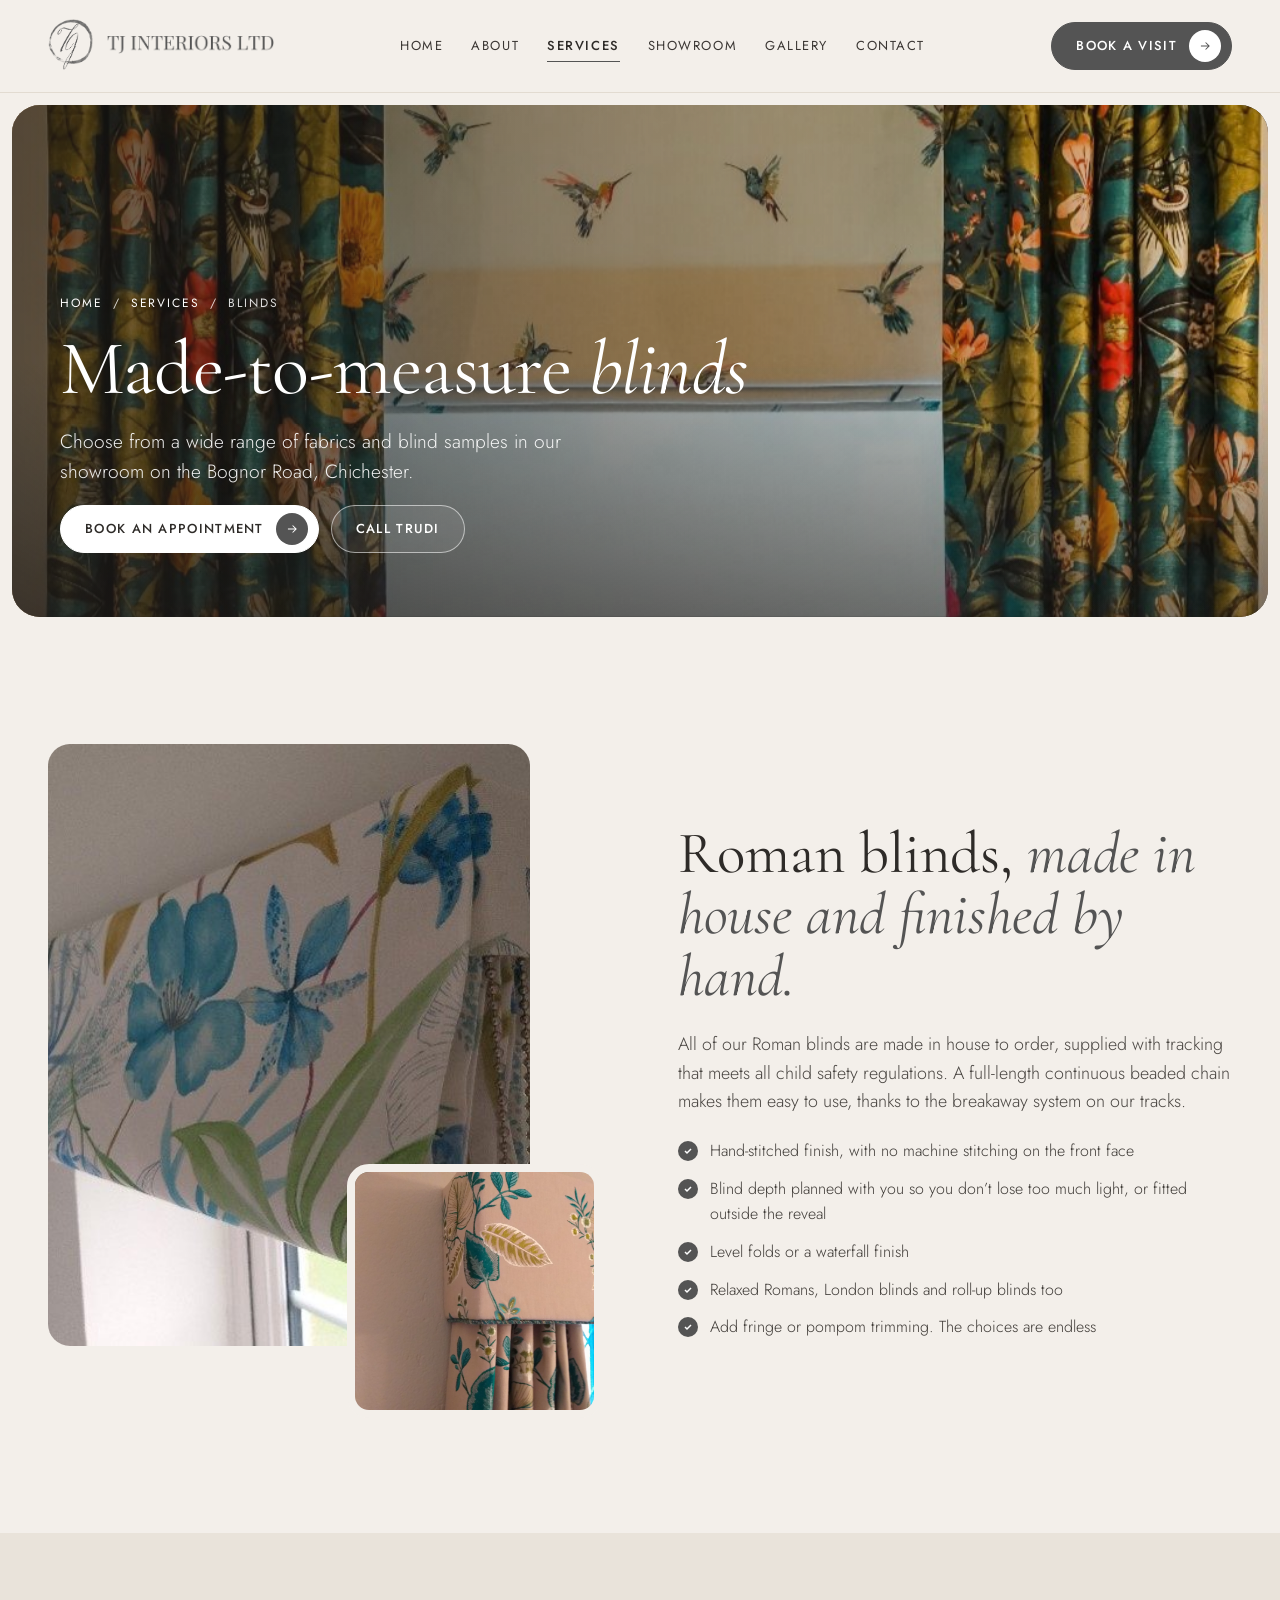
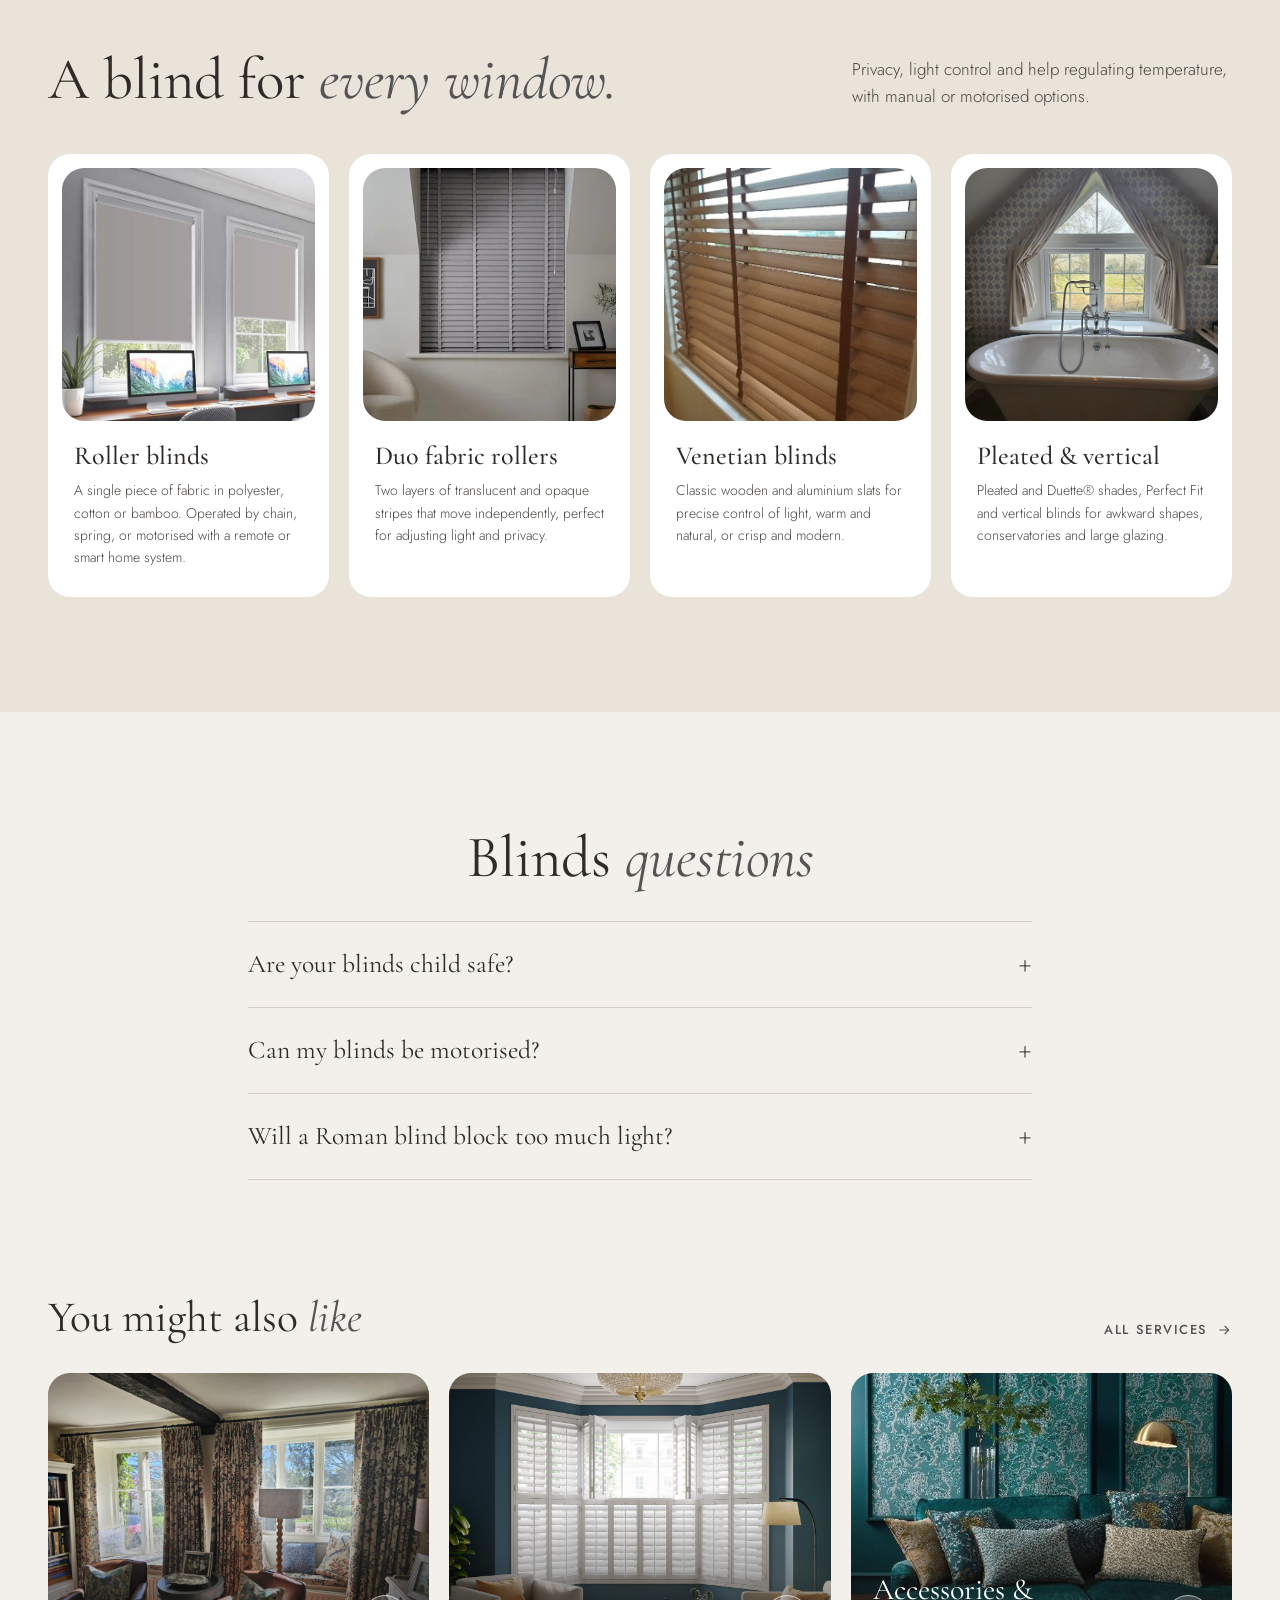
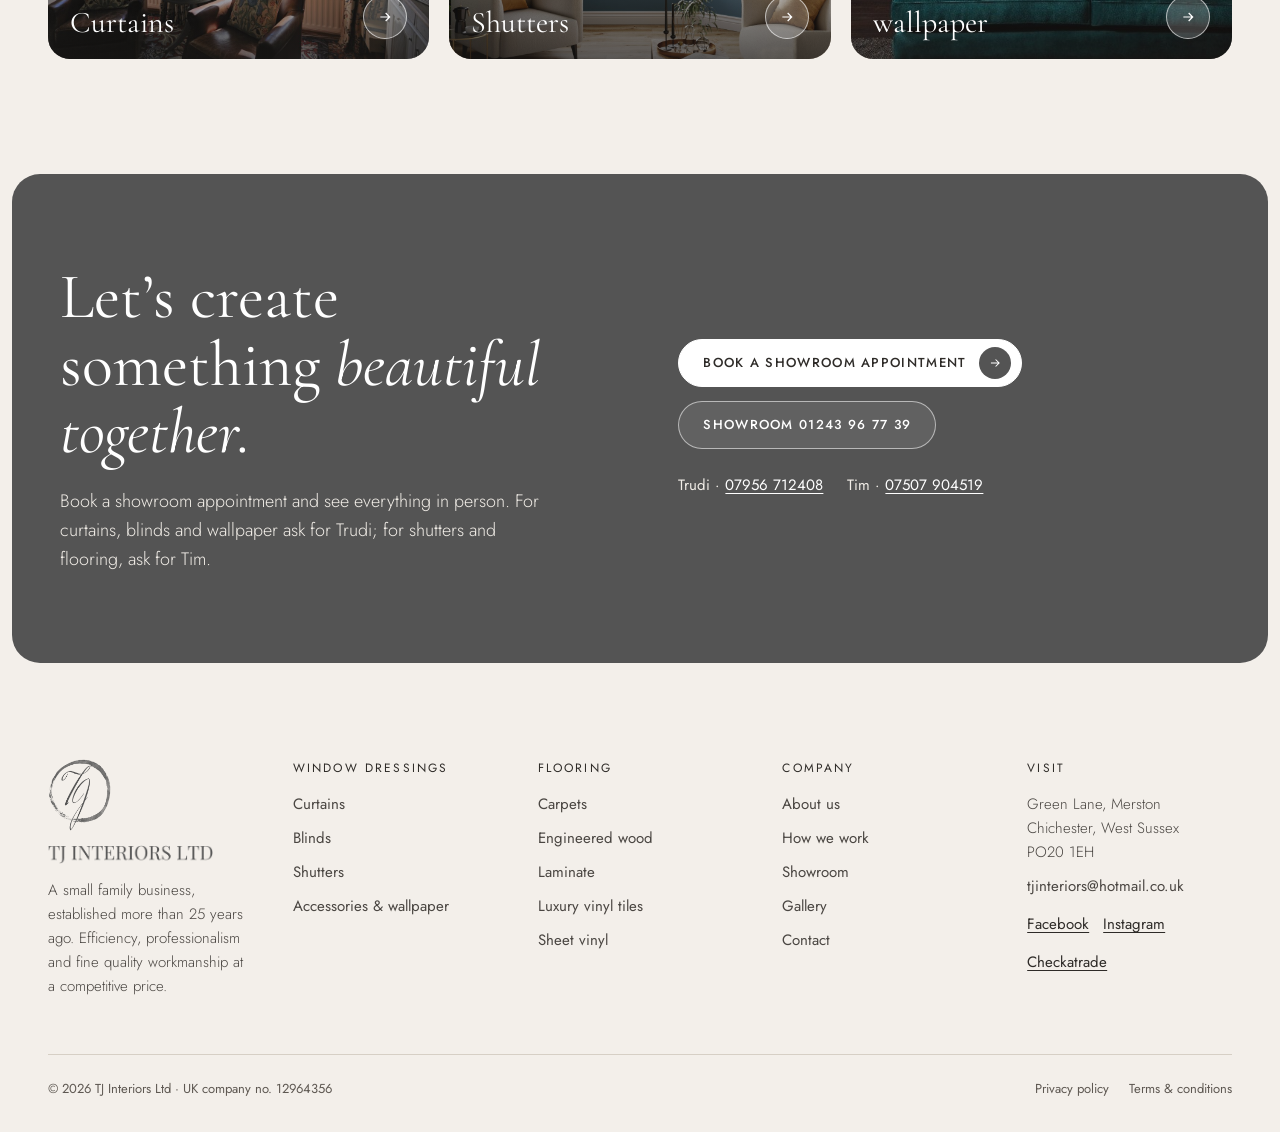
<file: blinds.html>
<!doctype html>
<html lang="en-GB">
<head>
<meta charset="utf-8">
<meta name="viewport" content="width=device-width, initial-scale=1">
<title>Blinds | TJ Interiors Ltd, Chichester</title>
<meta name="description" content="Made-to-measure Roman, roller, duo, Venetian, pleated and vertical blinds in Chichester.">
<meta property="og:title" content="Blinds | TJ Interiors Ltd, Chichester">
<meta property="og:description" content="Made-to-measure Roman, roller, duo, Venetian, pleated and vertical blinds in Chichester.">
<meta name="theme-color" content="#545454">
<link rel="icon" type="image/png" href="images/favicon.png">
<link rel="apple-touch-icon" href="images/apple-touch-icon.png">
<meta property="og:image" content="images/og-image.jpg">
<meta property="og:type" content="website">
<link rel="stylesheet" href="https://fonts.googleapis.com/css2?family=Cormorant+Garamond:ital,wght@0,400;0,500;0,600;1,400;1,500&amp;family=Jost:wght@300;400;500&amp;family=Great+Vibes&amp;display=swap">
<link rel="stylesheet" href="css/site.css">
<style>body{margin:0}</style>
</head>
<body>
<div class="site motion-on labels-none" style="font-family: 'Jost', system-ui, sans-serif; color: #2E2B28">

<header class="sh" style="font-family: 'Jost', system-ui, sans-serif; color: #2E2B28">
<div class="wrap sh-row">
<a href="index.html" aria-label="TJ Interiors Ltd, home" style="line-height: 1; color: #545454; flex: none">
<span class="brand" style="display: inline-flex; align-items: center; gap: 14px"><img src="images/logo-monogram-grey.png" alt="" style="height: clamp(44px, 4vw, 56px); width: auto"><img src="images/logo-wordmark-grey.png" alt="TJ Interiors Ltd" style="height: clamp(15px, 1.5vw, 21px); width: auto"></span>
</a>
<nav class="sh-nav" aria-label="Main">
<a class="sh-link" href="index.html">Home</a>
<a class="sh-link" href="about.html">About</a>
<a class="sh-link on" href="services.html">Services</a>
<a class="sh-link" href="showroom.html">Showroom</a>
<a class="sh-link" href="gallery.html">Gallery</a>
<a class="sh-link" href="contact.html">Contact</a>
</nav>
<div style="display: flex; align-items: center; gap: 10px">
<a class="pill pill-line pill-plain sh-cta sh-phone" href="tel:+441243967739">01243 96 77 39</a>
<a class="pill pill-dark sh-cta" href="contact.html">Book a visit<span class="dot"><svg width="14" height="14" viewBox="0 0 24 24" fill="none" stroke="currentColor" stroke-width="1.8" aria-hidden="true"><path d="M5 12h14M13 6l6 6-6 6"></path></svg></span></a>
<button class="sh-menu" type="button" aria-label="Open menu" aria-expanded="false" data-action="menu">
<span class="dcif" data-if="open" hidden><svg width="20" height="20" viewBox="0 0 24 24" fill="none" stroke="currentColor" stroke-width="1.6" aria-hidden="true"><path d="M6 6l12 12M18 6L6 18"></path></svg></span>
<span class="dcif" data-if="closed"><svg width="20" height="20" viewBox="0 0 24 24" fill="none" stroke="currentColor" stroke-width="1.6" aria-hidden="true"><path d="M4 8h16M4 16h16"></path></svg></span>
</button>
</div>
</div>
<span class="dcif" data-if="open" hidden>
<nav class="wrap sh-drawer" aria-label="Mobile">
<a class="m" href="index.html">Home</a>
<a class="m" href="about.html">About</a>
<a class="m" href="services.html">Services</a>
<a class="m" href="showroom.html">Showroom</a>
<a class="m" href="gallery.html">Gallery</a>
<a class="m" href="contact.html">Contact</a>
<div style="display: flex; flex-wrap: wrap; gap: 10px; padding-top: 18px">
<a class="pill pill-dark" href="contact.html">Book a visit<span class="dot"><svg width="14" height="14" viewBox="0 0 24 24" fill="none" stroke="currentColor" stroke-width="1.8" aria-hidden="true"><path d="M5 12h14M13 6l6 6-6 6"></path></svg></span></a>
<a class="pill pill-line pill-plain" href="tel:+441243967739">Call 01243 96 77 39</a>
</div>
</nav>
</span>
</header>


<div style="padding: 12px">
<section class="phero">
<img src="images/curtains-and-roman-blind.jpg" alt="Floral curtains framing a matching hand-made Roman blind" style="object-position: 50% 35%">
<div class="phero-scrim"></div>
<div class="wrap"><div class="phero-copy">
<nav class="crumbs" aria-label="Breadcrumb"><a href="index.html">Home</a><span aria-hidden="true">/</span><a href="services.html">Services</a><span aria-hidden="true">/</span><span>Blinds</span></nav>
<h1 class="h1">Made-to-measure <em>blinds</em></h1>
<p style="margin: 0; font-size: clamp(17px, 1.5vw, 20px); font-weight: 300; color: rgba(255,255,255,.92); max-width: 560px">Choose from a wide range of fabrics and blind samples in our showroom on the Bognor Road, Chichester.</p>
<div style="display: flex; flex-wrap: wrap; gap: 12px"><a class="pill pill-light" href="contact.html">Book an appointment<span class="dot"><svg width="14" height="14" viewBox="0 0 24 24" fill="none" stroke="currentColor" stroke-width="1.8" aria-hidden="true"><path d="M5 12h14M13 6l6 6-6 6"></path></svg></span></a><a class="pill pill-ghost" href="tel:+447956712408">Call Trudi</a></div>
</div></div>
</section>
</div>

<section class="section">
<div class="wrap split">
<div class="overlap reveal">
<div class="photo r45"><img src="images/floral-roman-blind.jpg" alt="Hand-made floral Roman blind"></div>
<div class="photo photo-sm r11"><img src="images/leaf-print-blind-curtains.jpg" alt="Roman blind and curtains in a leaf print"></div>
</div>
<div class="stack reveal" style="gap: 22px">
<h2 class="h2">Roman blinds, <em>made in house and finished by hand.</em></h2>
<p class="lead">All of our Roman blinds are made in house to order, supplied with tracking that meets all child safety regulations. A full-length continuous beaded chain makes them easy to use, thanks to the breakaway system on our tracks.</p>
<ul class="ticks">
<li>Hand-stitched finish, with no machine stitching on the front face</li>
<li>Blind depth planned with you so you don’t lose too much light, or fitted outside the reveal</li>
<li>Level folds or a waterfall finish</li>
<li>Relaxed Romans, London blinds and roll-up blinds too</li>
<li>Add fringe or pompom trimming. The choices are endless</li>
</ul>
</div>
</div>
</section>

<section class="section tint">
<div class="wrap stack" style="gap: 44px">
<div class="head-row reveal">
<div class="stack" style="gap: 18px; max-width: 640px"><h2 class="h2">A blind for <em>every window.</em></h2></div>
<p class="body" style="font-size: 17px">Privacy, light control and help regulating temperature, with manual or motorised options.</p>
</div>
<div class="grid4">
<article class="card reveal" style="padding: 14px 14px 28px">
<div class="photo r11"><img src="images/roller-blinds-office.jpg" alt="Grey roller blinds in a home office"></div>
<div class="stack" style="gap: 8px; padding: 6px 12px 0"><h3 class="h3" style="font-size: 26px">Roller blinds</h3><p class="body small">A single piece of fabric in polyester, cotton or bamboo. Operated by chain, spring, or motorised with a remote or smart home system.</p></div>
</article>
<article class="card reveal" style="padding: 14px 14px 28px">
<div class="photo r11"><img src="images/grey-blind-sash-window.jpg" alt="Grey blind at a sash window"></div>
<div class="stack" style="gap: 8px; padding: 6px 12px 0"><h3 class="h3" style="font-size: 26px">Duo fabric rollers</h3><p class="body small">Two layers of translucent and opaque stripes that move independently, perfect for adjusting light and privacy.</p></div>
</article>
<article class="card reveal" style="padding: 14px 14px 28px">
<div class="photo r11"><img src="images/wooden-venetian-blind.jpg" alt="Wooden Venetian blind"></div>
<div class="stack" style="gap: 8px; padding: 6px 12px 0"><h3 class="h3" style="font-size: 26px">Venetian blinds</h3><p class="body small">Classic wooden and aluminium slats for precise control of light, warm and natural, or crisp and modern.</p></div>
</article>
<article class="card reveal" style="padding: 14px 14px 28px">
<div class="photo r11"><img src="images/bathroom-blind.jpg" alt="Fitted blind on a gable bathroom window"></div>
<div class="stack" style="gap: 8px; padding: 6px 12px 0"><h3 class="h3" style="font-size: 26px">Pleated &amp; vertical</h3><p class="body small">Pleated and Duette® shades, Perfect Fit and vertical blinds for awkward shapes, conservatories and large glazing.</p></div>
</article>
</div>
</div>
</section>

<section class="section">
<div class="wrap narrow stack" style="gap: 32px">
<div class="stack center reveal" style="gap: 18px"><h2 class="h2">Blinds <em>questions</em></h2></div>
<div class="faq reveal">
<details><summary>Are your blinds child safe?</summary><div><p class="body">Yes. Our Roman blinds are supplied with tracking that meets all the criteria for child safety regulations, including a breakaway system for the continuous beaded chain.</p></div></details>
<details><summary>Can my blinds be motorised?</summary><div><p class="body">Roller blinds can be motorised and operated by remote control or a smart home system, and can even be programmed to open and close at set times.</p></div></details>
<details><summary>Will a Roman blind block too much light?</summary><div><p class="body">We’ll plan the depth of the blind when fully open with you, and can fit it outside the window reveal to avoid losing light.</p></div></details>
</div>
</div>
</section>

<section style="padding-bottom: clamp(72px, 9vw, 128px)">
<div class="wrap stack" style="gap: 32px">
<div class="head-row reveal"><h2 class="h2" style="font-size: clamp(32px, 3.4vw, 46px)">You might also <em>like</em></h2><a class="textlink" href="services.html">All services<svg width="16" height="16" viewBox="0 0 24 24" fill="none" stroke="currentColor" stroke-width="1.6" aria-hidden="true"><path d="M5 12h14M13 6l6 6-6 6"></path></svg></a></div>
<div class="grid3">
<a class="tile r43 reveal" href="curtains.html"><img src="images/lounge-curtains.jpg" alt=""><div class="tile-scrim"></div><div class="tile-cap"><span class="serif" style="font-size: 30px; line-height: 1.1">Curtains</span><span class="tile-go"><svg width="16" height="16" viewBox="0 0 24 24" fill="none" stroke="currentColor" stroke-width="1.8" aria-hidden="true"><path d="M5 12h14M13 6l6 6-6 6"></path></svg></span></div></a>
<a class="tile r43 reveal" href="shutters.html"><img src="images/tier-on-tier-shutters.jpg" alt=""><div class="tile-scrim"></div><div class="tile-cap"><span class="serif" style="font-size: 30px; line-height: 1.1">Shutters</span><span class="tile-go"><svg width="16" height="16" viewBox="0 0 24 24" fill="none" stroke="currentColor" stroke-width="1.8" aria-hidden="true"><path d="M5 12h14M13 6l6 6-6 6"></path></svg></span></div></a>
<a class="tile r43 reveal" href="accessories.html"><img src="images/teal-room-cushions.jpg" alt=""><div class="tile-scrim"></div><div class="tile-cap"><span class="serif" style="font-size: 30px; line-height: 1.1">Accessories &amp; wallpaper</span><span class="tile-go"><svg width="16" height="16" viewBox="0 0 24 24" fill="none" stroke="currentColor" stroke-width="1.8" aria-hidden="true"><path d="M5 12h14M13 6l6 6-6 6"></path></svg></span></div></a>
</div>
</div>
</section>


<div style="font-family: 'Jost', system-ui, sans-serif; color: #2E2B28; background: #F3EFEA; line-height: 1.6">

<section style="padding: 0 12px">
<div class="sf-cta">
<div class="wrap split">
<div class="stack on-dark" style="gap: 22px">
<h2 class="h2" style="font-size: clamp(40px, 5vw, 68px)">Let’s create something <em>beautiful together.</em></h2>
<p style="margin: 0; font-size: 18px; font-weight: 300; color: #F1EDE7; max-width: 480px">Book a showroom appointment and see everything in person. For curtains, blinds and wallpaper ask for Trudi; for shutters and flooring, ask for Tim.</p>
</div>
<div class="stack" style="gap: 14px; align-items: flex-start">
<a class="pill pill-light" href="contact.html">Book a showroom appointment<span class="dot"><svg width="14" height="14" viewBox="0 0 24 24" fill="none" stroke="currentColor" stroke-width="1.8" aria-hidden="true"><path d="M5 12h14M13 6l6 6-6 6"></path></svg></span></a>
<a class="pill pill-ghost" href="tel:+441243967739">Showroom 01243 96 77 39</a>
<div style="display: flex; flex-wrap: wrap; gap: 8px 24px; padding-top: 10px; font-size: 15px; color: #F1EDE7">
<span>Trudi · <a href="tel:+447956712408" style="color: #FFFFFF; text-decoration: underline; text-underline-offset: 3px">07956 712408</a></span>
<span>Tim · <a href="tel:+447507904519" style="color: #FFFFFF; text-decoration: underline; text-underline-offset: 3px">07507 904519</a></span>
</div>
</div>
</div>
</div>
</section>

<footer style="padding-top: clamp(64px, 8vw, 96px); padding-bottom: 32px">
<div class="wrap stack" style="gap: 56px">
<div style="display: grid; grid-template-columns: repeat(auto-fit, minmax(min(100%, 190px), 1fr)); gap: 40px">
<div class="stack" style="gap: 14px">
<span class="brand" style="display: inline-flex; flex-direction: column; align-items: flex-start; gap: 14px"><img src="images/logo-monogram-grey.png" alt="" style="height: 72px; width: auto"><img src="images/logo-wordmark-grey.png" alt="TJ Interiors Ltd" style="height: 19px; width: auto; max-width: 100%"></span>
<p style="margin: 0; font-size: 15px; font-weight: 300; color: #4A4642; max-width: 280px">A small family business, established more than 25 years ago. Efficiency, professionalism and fine quality workmanship at a competitive price.</p>
</div>
<div class="stack" style="gap: 10px">
<div class="label" style="color: #2E2B28; margin-bottom: 4px">Window dressings</div>
<a class="flink" href="curtains.html">Curtains</a>
<a class="flink" href="blinds.html">Blinds</a>
<a class="flink" href="shutters.html">Shutters</a>
<a class="flink" href="accessories.html">Accessories &amp; wallpaper</a>
</div>
<div class="stack" style="gap: 10px">
<div class="label" style="color: #2E2B28; margin-bottom: 4px">Flooring</div>
<a class="flink" href="carpets.html">Carpets</a>
<a class="flink" href="engineered-wood.html">Engineered wood</a>
<a class="flink" href="laminate.html">Laminate</a>
<a class="flink" href="luxury-vinyl-tiles.html">Luxury vinyl tiles</a>
<a class="flink" href="sheet-vinyl.html">Sheet vinyl</a>
</div>
<div class="stack" style="gap: 10px">
<div class="label" style="color: #2E2B28; margin-bottom: 4px">Company</div>
<a class="flink" href="about.html">About us</a>
<a class="flink" href="services.html">How we work</a>
<a class="flink" href="showroom.html">Showroom</a>
<a class="flink" href="gallery.html">Gallery</a>
<a class="flink" href="contact.html">Contact</a>
</div>
<div class="stack" style="gap: 10px">
<div class="label" style="color: #2E2B28; margin-bottom: 4px">Visit</div>
<span style="font-size: 15px; font-weight: 300; color: #4A4642">Green Lane, Merston<br>Chichester, West Sussex<br>PO20 1EH</span>
<a class="flink" href="mailto:tjinteriors@hotmail.co.uk" style="word-break: break-all">tjinteriors@hotmail.co.uk</a>
<div style="display: flex; flex-wrap: wrap; gap: 14px; padding-top: 4px">
<a href="https://www.facebook.com" style="color: #2E2B28; text-decoration: underline; text-underline-offset: 3px; font-size: 15px">Facebook</a>
<a href="https://www.instagram.com" style="color: #2E2B28; text-decoration: underline; text-underline-offset: 3px; font-size: 15px">Instagram</a>
<a href="https://www.checkatrade.com" style="color: #2E2B28; text-decoration: underline; text-underline-offset: 3px; font-size: 15px">Checkatrade</a>
</div>
</div>
</div>
<div style="display: flex; flex-wrap: wrap; justify-content: space-between; gap: 16px; padding-top: 24px; border-top: 1px solid #D6CFC5; font-size: 13px; color: #5E5852">
<span>© 2026 TJ Interiors Ltd · UK company no. 12964356</span>
<div style="display: flex; gap: 20px"><a href="#privacy" style="color: #5E5852">Privacy policy</a><a href="#terms" style="color: #5E5852">Terms &amp; conditions</a></div>
</div>
</div>
</footer>
</div>

</div>
<script src="js/site.js" defer></script>
</body>
</html>
</file>
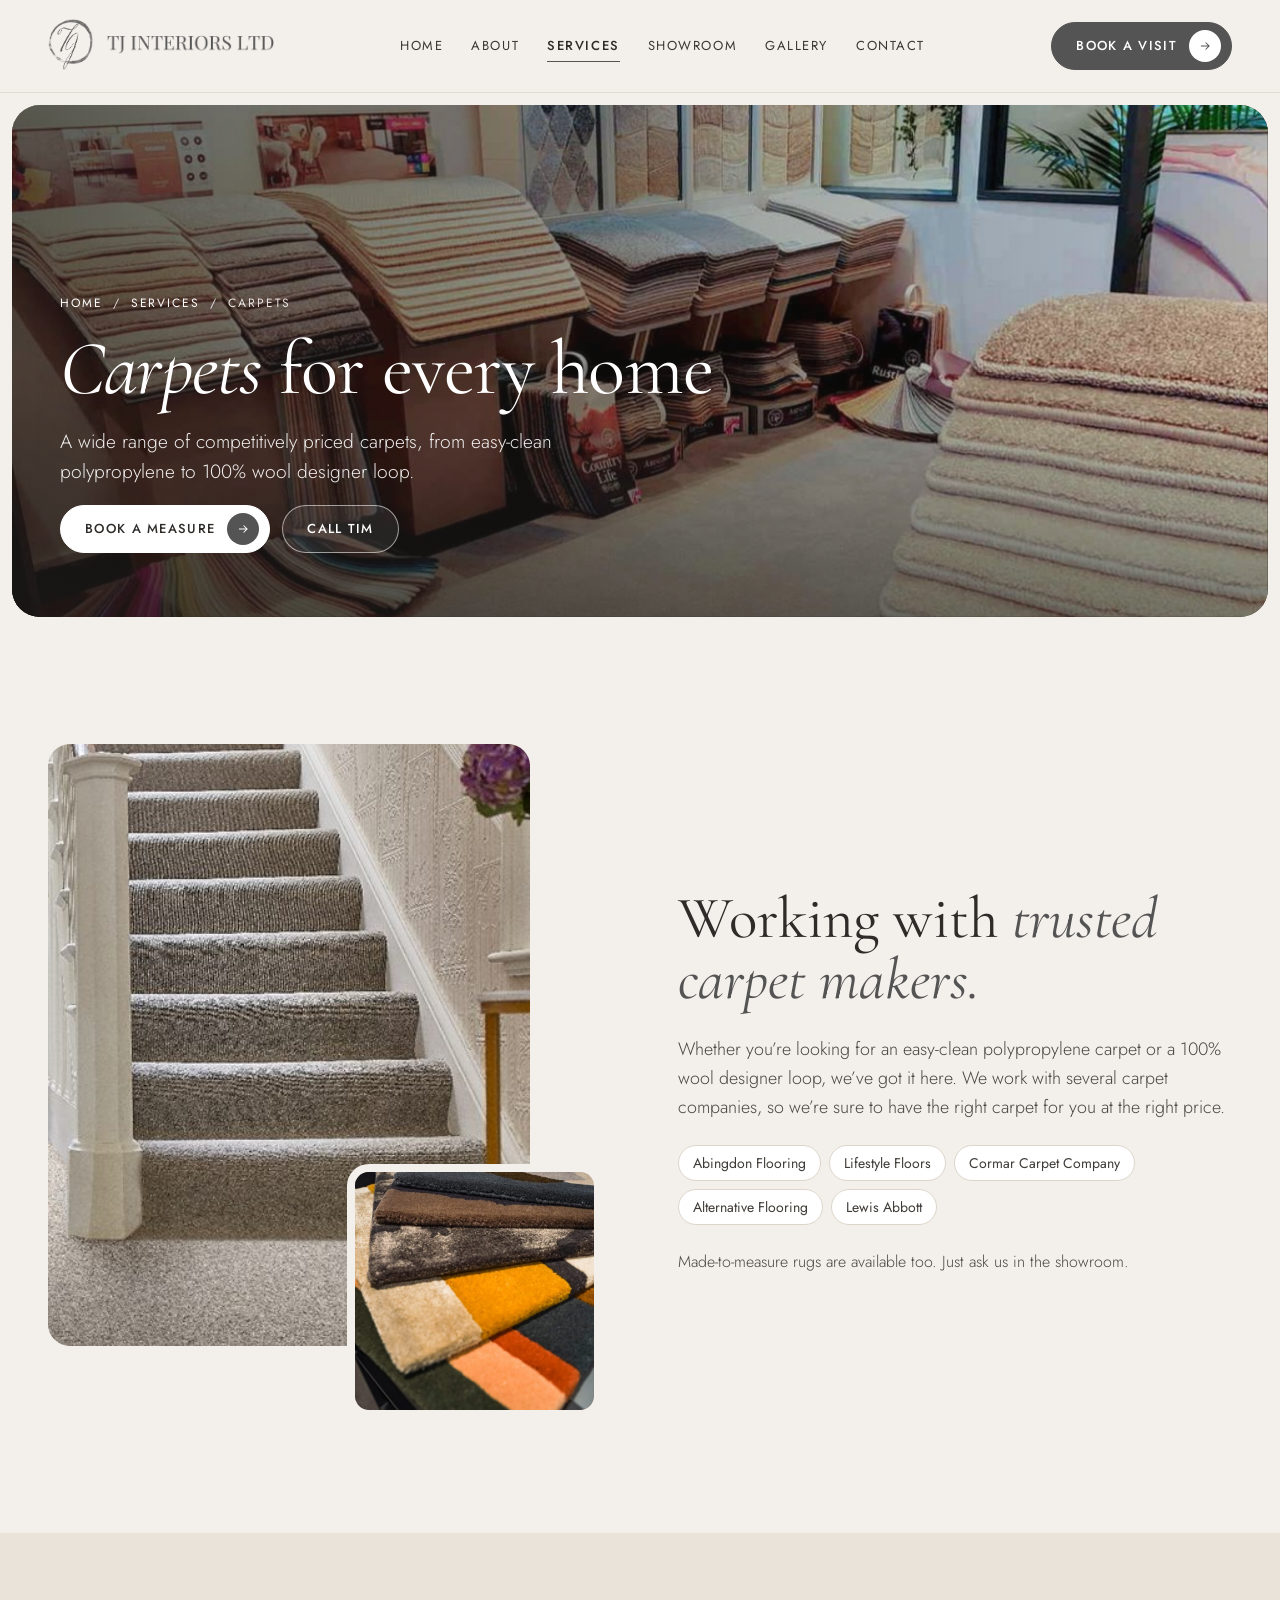
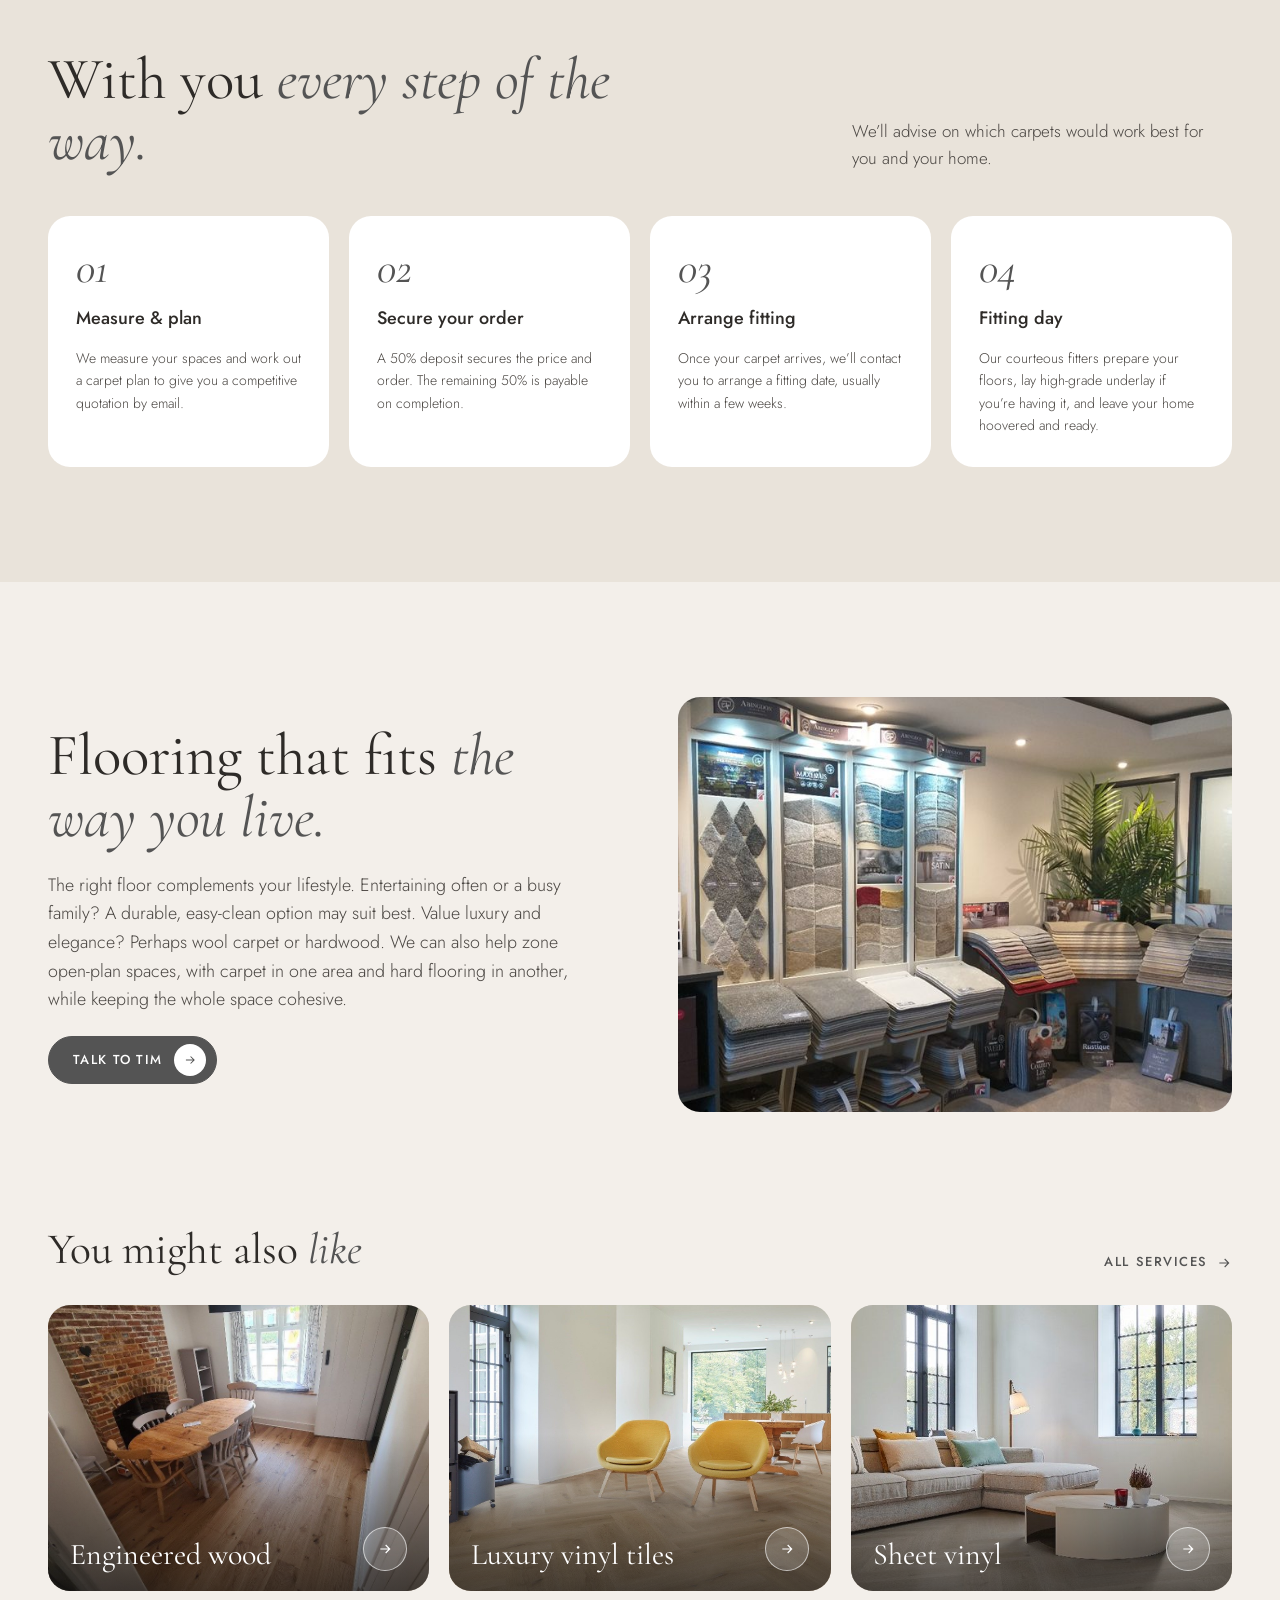
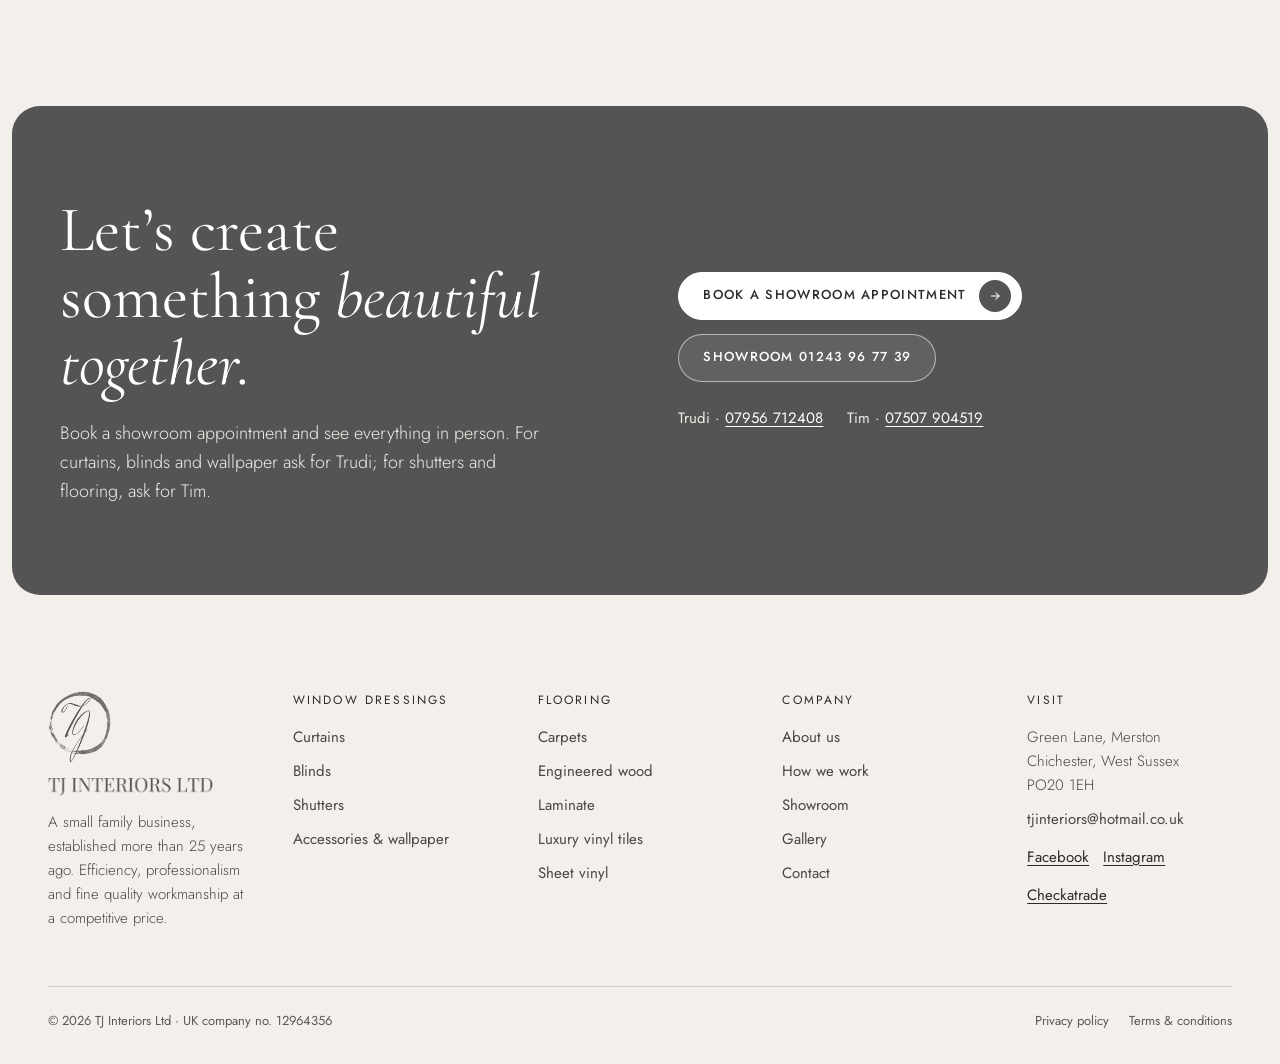
<file: carpets.html>
<!doctype html>
<html lang="en-GB">
<head>
<meta charset="utf-8">
<meta name="viewport" content="width=device-width, initial-scale=1">
<title>Carpets | TJ Interiors Ltd, Chichester</title>
<meta name="description" content="Carpets from Abingdon, Lifestyle Floors, Cormar, Alternative Flooring and Lewis Abbott, measured and fitted.">
<meta property="og:title" content="Carpets | TJ Interiors Ltd, Chichester">
<meta property="og:description" content="Carpets from Abingdon, Lifestyle Floors, Cormar, Alternative Flooring and Lewis Abbott, measured and fitted.">
<meta name="theme-color" content="#545454">
<link rel="icon" type="image/png" href="images/favicon.png">
<link rel="apple-touch-icon" href="images/apple-touch-icon.png">
<meta property="og:image" content="images/og-image.jpg">
<meta property="og:type" content="website">
<link rel="stylesheet" href="https://fonts.googleapis.com/css2?family=Cormorant+Garamond:ital,wght@0,400;0,500;0,600;1,400;1,500&amp;family=Jost:wght@300;400;500&amp;family=Great+Vibes&amp;display=swap">
<link rel="stylesheet" href="css/site.css">
<style>body{margin:0}</style>
</head>
<body>
<div class="site motion-on labels-none" style="font-family: 'Jost', system-ui, sans-serif; color: #2E2B28">

<header class="sh" style="font-family: 'Jost', system-ui, sans-serif; color: #2E2B28">
<div class="wrap sh-row">
<a href="index.html" aria-label="TJ Interiors Ltd, home" style="line-height: 1; color: #545454; flex: none">
<span class="brand" style="display: inline-flex; align-items: center; gap: 14px"><img src="images/logo-monogram-grey.png" alt="" style="height: clamp(44px, 4vw, 56px); width: auto"><img src="images/logo-wordmark-grey.png" alt="TJ Interiors Ltd" style="height: clamp(15px, 1.5vw, 21px); width: auto"></span>
</a>
<nav class="sh-nav" aria-label="Main">
<a class="sh-link" href="index.html">Home</a>
<a class="sh-link" href="about.html">About</a>
<a class="sh-link on" href="services.html">Services</a>
<a class="sh-link" href="showroom.html">Showroom</a>
<a class="sh-link" href="gallery.html">Gallery</a>
<a class="sh-link" href="contact.html">Contact</a>
</nav>
<div style="display: flex; align-items: center; gap: 10px">
<a class="pill pill-line pill-plain sh-cta sh-phone" href="tel:+441243967739">01243 96 77 39</a>
<a class="pill pill-dark sh-cta" href="contact.html">Book a visit<span class="dot"><svg width="14" height="14" viewBox="0 0 24 24" fill="none" stroke="currentColor" stroke-width="1.8" aria-hidden="true"><path d="M5 12h14M13 6l6 6-6 6"></path></svg></span></a>
<button class="sh-menu" type="button" aria-label="Open menu" aria-expanded="false" data-action="menu">
<span class="dcif" data-if="open" hidden><svg width="20" height="20" viewBox="0 0 24 24" fill="none" stroke="currentColor" stroke-width="1.6" aria-hidden="true"><path d="M6 6l12 12M18 6L6 18"></path></svg></span>
<span class="dcif" data-if="closed"><svg width="20" height="20" viewBox="0 0 24 24" fill="none" stroke="currentColor" stroke-width="1.6" aria-hidden="true"><path d="M4 8h16M4 16h16"></path></svg></span>
</button>
</div>
</div>
<span class="dcif" data-if="open" hidden>
<nav class="wrap sh-drawer" aria-label="Mobile">
<a class="m" href="index.html">Home</a>
<a class="m" href="about.html">About</a>
<a class="m" href="services.html">Services</a>
<a class="m" href="showroom.html">Showroom</a>
<a class="m" href="gallery.html">Gallery</a>
<a class="m" href="contact.html">Contact</a>
<div style="display: flex; flex-wrap: wrap; gap: 10px; padding-top: 18px">
<a class="pill pill-dark" href="contact.html">Book a visit<span class="dot"><svg width="14" height="14" viewBox="0 0 24 24" fill="none" stroke="currentColor" stroke-width="1.8" aria-hidden="true"><path d="M5 12h14M13 6l6 6-6 6"></path></svg></span></a>
<a class="pill pill-line pill-plain" href="tel:+441243967739">Call 01243 96 77 39</a>
</div>
</nav>
</span>
</header>


<div style="padding: 12px">
<section class="phero">
<img src="images/showroom-carpets.jpg" alt="Carpet sample stands and rugs in the showroom">
<div class="phero-scrim"></div>
<div class="wrap"><div class="phero-copy">
<nav class="crumbs" aria-label="Breadcrumb"><a href="index.html">Home</a><span aria-hidden="true">/</span><a href="services.html">Services</a><span aria-hidden="true">/</span><span>Carpets</span></nav>
<h1 class="h1"><em>Carpets</em> for every home</h1>
<p style="margin: 0; font-size: clamp(17px, 1.5vw, 20px); font-weight: 300; color: rgba(255,255,255,.92); max-width: 560px">A wide range of competitively priced carpets, from easy-clean polypropylene to 100% wool designer loop.</p>
<div style="display: flex; flex-wrap: wrap; gap: 12px"><a class="pill pill-light" href="contact.html">Book a measure<span class="dot"><svg width="14" height="14" viewBox="0 0 24 24" fill="none" stroke="currentColor" stroke-width="1.8" aria-hidden="true"><path d="M5 12h14M13 6l6 6-6 6"></path></svg></span></a><a class="pill pill-ghost" href="tel:+447507904519">Call Tim</a></div>
</div></div>
</section>
</div>

<section class="section">
<div class="wrap split">
<div class="overlap reveal">
<div class="photo r45"><img src="images/stair-carpet.jpg" alt="Carpeted staircase in a textured loop"></div>
<div class="photo photo-sm r11"><img src="images/rug-samples.jpg" alt="Colourful rug samples"></div>
</div>
<div class="stack reveal" style="gap: 24px">
<h2 class="h2">Working with <em>trusted carpet makers.</em></h2>
<p class="lead">Whether you’re looking for an easy-clean polypropylene carpet or a 100% wool designer loop, we’ve got it here. We work with several carpet companies, so we’re sure to have the right carpet for you at the right price.</p>
<div class="tags"><span class="tag">Abingdon Flooring</span><span class="tag">Lifestyle Floors</span><span class="tag">Cormar Carpet Company</span><span class="tag">Alternative Flooring</span><span class="tag">Lewis Abbott</span></div>
<p class="body">Made-to-measure rugs are available too. Just ask us in the showroom.</p>
</div>
</div>
</section>

<section class="section tint">
<div class="wrap stack" style="gap: 44px">
<div class="head-row reveal">
<div class="stack" style="gap: 18px; max-width: 640px"><h2 class="h2">With you <em>every step of the way.</em></h2></div>
<p class="body" style="font-size: 17px">We’ll advise on which carpets would work best for you and your home.</p>
</div>
<div class="grid4">
<div class="card reveal"><span class="num">01</span><h3 style="margin: 0; font-size: 18px; font-weight: 500">Measure &amp; plan</h3><p class="body small">We measure your spaces and work out a carpet plan to give you a competitive quotation by email.</p></div>
<div class="card reveal"><span class="num">02</span><h3 style="margin: 0; font-size: 18px; font-weight: 500">Secure your order</h3><p class="body small">A 50% deposit secures the price and order. The remaining 50% is payable on completion.</p></div>
<div class="card reveal"><span class="num">03</span><h3 style="margin: 0; font-size: 18px; font-weight: 500">Arrange fitting</h3><p class="body small">Once your carpet arrives, we’ll contact you to arrange a fitting date, usually within a few weeks.</p></div>
<div class="card reveal"><span class="num">04</span><h3 style="margin: 0; font-size: 18px; font-weight: 500">Fitting day</h3><p class="body small">Our courteous fitters prepare your floors, lay high-grade underlay if you’re having it, and leave your home hoovered and ready.</p></div>
</div>
</div>
</section>

<section class="section">
<div class="wrap split">
<div class="stack reveal" style="gap: 22px">
<h2 class="h2">Flooring that fits <em>the way you live.</em></h2>
<p class="lead">The right floor complements your lifestyle. Entertaining often or a busy family? A durable, easy-clean option may suit best. Value luxury and elegance? Perhaps wool carpet or hardwood. We can also help zone open-plan spaces, with carpet in one area and hard flooring in another, while keeping the whole space cohesive.</p>
<div style="display: flex; flex-wrap: wrap; gap: 12px"><a class="pill pill-dark" href="contact.html">Talk to Tim<span class="dot"><svg width="14" height="14" viewBox="0 0 24 24" fill="none" stroke="currentColor" stroke-width="1.8" aria-hidden="true"><path d="M5 12h14M13 6l6 6-6 6"></path></svg></span></a></div>
</div>
<div class="photo r43 reveal"><img src="images/showroom-flooring-displays.jpg" alt="Carpet and flooring sample displays in the showroom"></div>
</div>
</section>

<section style="padding-bottom: clamp(72px, 9vw, 128px)">
<div class="wrap stack" style="gap: 32px">
<div class="head-row reveal"><h2 class="h2" style="font-size: clamp(32px, 3.4vw, 46px)">You might also <em>like</em></h2><a class="textlink" href="services.html">All services<svg width="16" height="16" viewBox="0 0 24 24" fill="none" stroke="currentColor" stroke-width="1.6" aria-hidden="true"><path d="M5 12h14M13 6l6 6-6 6"></path></svg></a></div>
<div class="grid3">
<a class="tile r43 reveal" href="engineered-wood.html"><img src="images/oak-floor-dining.jpg" alt=""><div class="tile-scrim"></div><div class="tile-cap"><span class="serif" style="font-size: 30px; line-height: 1.1">Engineered wood</span><span class="tile-go"><svg width="16" height="16" viewBox="0 0 24 24" fill="none" stroke="currentColor" stroke-width="1.8" aria-hidden="true"><path d="M5 12h14M13 6l6 6-6 6"></path></svg></span></div></a>
<a class="tile r43 reveal" href="luxury-vinyl-tiles.html"><img src="images/herringbone-lvt.jpg" alt=""><div class="tile-scrim"></div><div class="tile-cap"><span class="serif" style="font-size: 30px; line-height: 1.1">Luxury vinyl tiles</span><span class="tile-go"><svg width="16" height="16" viewBox="0 0 24 24" fill="none" stroke="currentColor" stroke-width="1.8" aria-hidden="true"><path d="M5 12h14M13 6l6 6-6 6"></path></svg></span></div></a>
<a class="tile r43 reveal" href="sheet-vinyl.html"><img src="images/light-wood-lvt.jpg" alt=""><div class="tile-scrim"></div><div class="tile-cap"><span class="serif" style="font-size: 30px; line-height: 1.1">Sheet vinyl</span><span class="tile-go"><svg width="16" height="16" viewBox="0 0 24 24" fill="none" stroke="currentColor" stroke-width="1.8" aria-hidden="true"><path d="M5 12h14M13 6l6 6-6 6"></path></svg></span></div></a>
</div>
</div>
</section>


<div style="font-family: 'Jost', system-ui, sans-serif; color: #2E2B28; background: #F3EFEA; line-height: 1.6">

<section style="padding: 0 12px">
<div class="sf-cta">
<div class="wrap split">
<div class="stack on-dark" style="gap: 22px">
<h2 class="h2" style="font-size: clamp(40px, 5vw, 68px)">Let’s create something <em>beautiful together.</em></h2>
<p style="margin: 0; font-size: 18px; font-weight: 300; color: #F1EDE7; max-width: 480px">Book a showroom appointment and see everything in person. For curtains, blinds and wallpaper ask for Trudi; for shutters and flooring, ask for Tim.</p>
</div>
<div class="stack" style="gap: 14px; align-items: flex-start">
<a class="pill pill-light" href="contact.html">Book a showroom appointment<span class="dot"><svg width="14" height="14" viewBox="0 0 24 24" fill="none" stroke="currentColor" stroke-width="1.8" aria-hidden="true"><path d="M5 12h14M13 6l6 6-6 6"></path></svg></span></a>
<a class="pill pill-ghost" href="tel:+441243967739">Showroom 01243 96 77 39</a>
<div style="display: flex; flex-wrap: wrap; gap: 8px 24px; padding-top: 10px; font-size: 15px; color: #F1EDE7">
<span>Trudi · <a href="tel:+447956712408" style="color: #FFFFFF; text-decoration: underline; text-underline-offset: 3px">07956 712408</a></span>
<span>Tim · <a href="tel:+447507904519" style="color: #FFFFFF; text-decoration: underline; text-underline-offset: 3px">07507 904519</a></span>
</div>
</div>
</div>
</div>
</section>

<footer style="padding-top: clamp(64px, 8vw, 96px); padding-bottom: 32px">
<div class="wrap stack" style="gap: 56px">
<div style="display: grid; grid-template-columns: repeat(auto-fit, minmax(min(100%, 190px), 1fr)); gap: 40px">
<div class="stack" style="gap: 14px">
<span class="brand" style="display: inline-flex; flex-direction: column; align-items: flex-start; gap: 14px"><img src="images/logo-monogram-grey.png" alt="" style="height: 72px; width: auto"><img src="images/logo-wordmark-grey.png" alt="TJ Interiors Ltd" style="height: 19px; width: auto; max-width: 100%"></span>
<p style="margin: 0; font-size: 15px; font-weight: 300; color: #4A4642; max-width: 280px">A small family business, established more than 25 years ago. Efficiency, professionalism and fine quality workmanship at a competitive price.</p>
</div>
<div class="stack" style="gap: 10px">
<div class="label" style="color: #2E2B28; margin-bottom: 4px">Window dressings</div>
<a class="flink" href="curtains.html">Curtains</a>
<a class="flink" href="blinds.html">Blinds</a>
<a class="flink" href="shutters.html">Shutters</a>
<a class="flink" href="accessories.html">Accessories &amp; wallpaper</a>
</div>
<div class="stack" style="gap: 10px">
<div class="label" style="color: #2E2B28; margin-bottom: 4px">Flooring</div>
<a class="flink" href="carpets.html">Carpets</a>
<a class="flink" href="engineered-wood.html">Engineered wood</a>
<a class="flink" href="laminate.html">Laminate</a>
<a class="flink" href="luxury-vinyl-tiles.html">Luxury vinyl tiles</a>
<a class="flink" href="sheet-vinyl.html">Sheet vinyl</a>
</div>
<div class="stack" style="gap: 10px">
<div class="label" style="color: #2E2B28; margin-bottom: 4px">Company</div>
<a class="flink" href="about.html">About us</a>
<a class="flink" href="services.html">How we work</a>
<a class="flink" href="showroom.html">Showroom</a>
<a class="flink" href="gallery.html">Gallery</a>
<a class="flink" href="contact.html">Contact</a>
</div>
<div class="stack" style="gap: 10px">
<div class="label" style="color: #2E2B28; margin-bottom: 4px">Visit</div>
<span style="font-size: 15px; font-weight: 300; color: #4A4642">Green Lane, Merston<br>Chichester, West Sussex<br>PO20 1EH</span>
<a class="flink" href="mailto:tjinteriors@hotmail.co.uk" style="word-break: break-all">tjinteriors@hotmail.co.uk</a>
<div style="display: flex; flex-wrap: wrap; gap: 14px; padding-top: 4px">
<a href="https://www.facebook.com" style="color: #2E2B28; text-decoration: underline; text-underline-offset: 3px; font-size: 15px">Facebook</a>
<a href="https://www.instagram.com" style="color: #2E2B28; text-decoration: underline; text-underline-offset: 3px; font-size: 15px">Instagram</a>
<a href="https://www.checkatrade.com" style="color: #2E2B28; text-decoration: underline; text-underline-offset: 3px; font-size: 15px">Checkatrade</a>
</div>
</div>
</div>
<div style="display: flex; flex-wrap: wrap; justify-content: space-between; gap: 16px; padding-top: 24px; border-top: 1px solid #D6CFC5; font-size: 13px; color: #5E5852">
<span>© 2026 TJ Interiors Ltd · UK company no. 12964356</span>
<div style="display: flex; gap: 20px"><a href="#privacy" style="color: #5E5852">Privacy policy</a><a href="#terms" style="color: #5E5852">Terms &amp; conditions</a></div>
</div>
</div>
</footer>
</div>

</div>
<script src="js/site.js" defer></script>
</body>
</html>
</file>
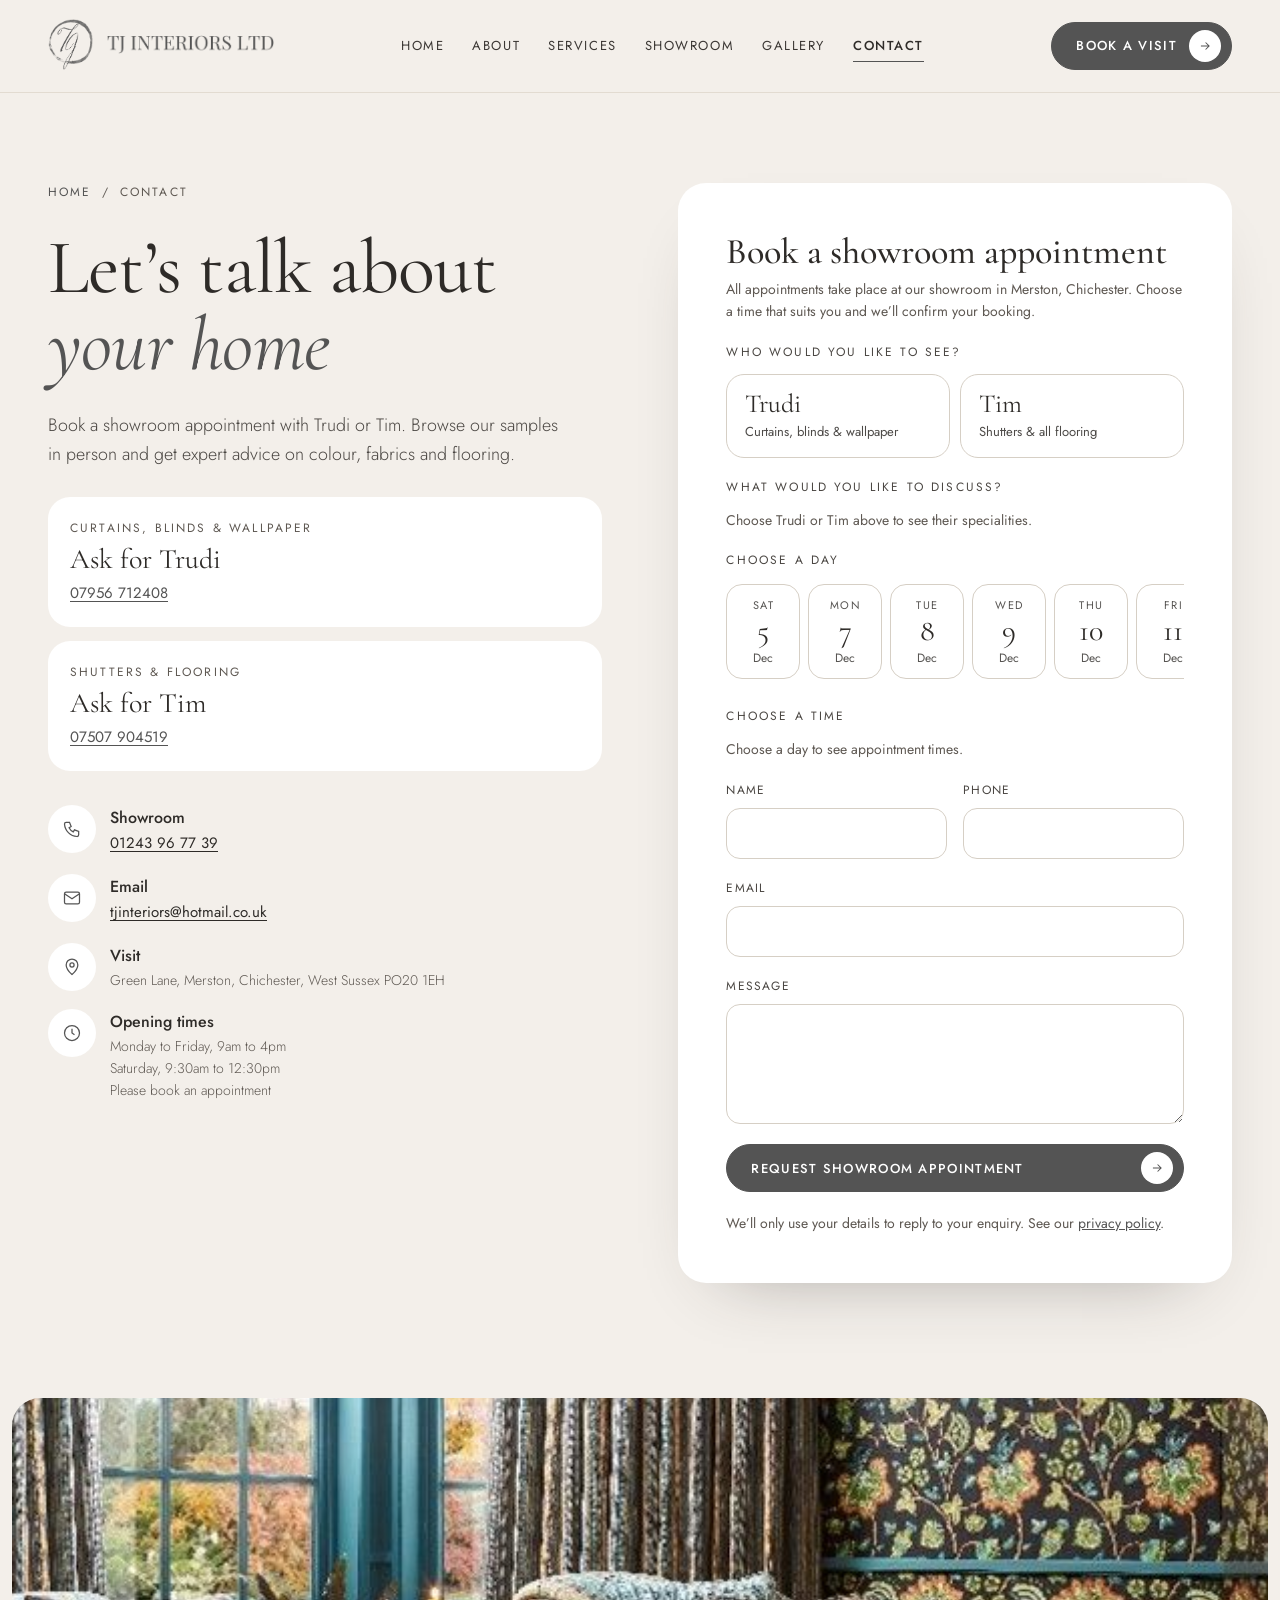
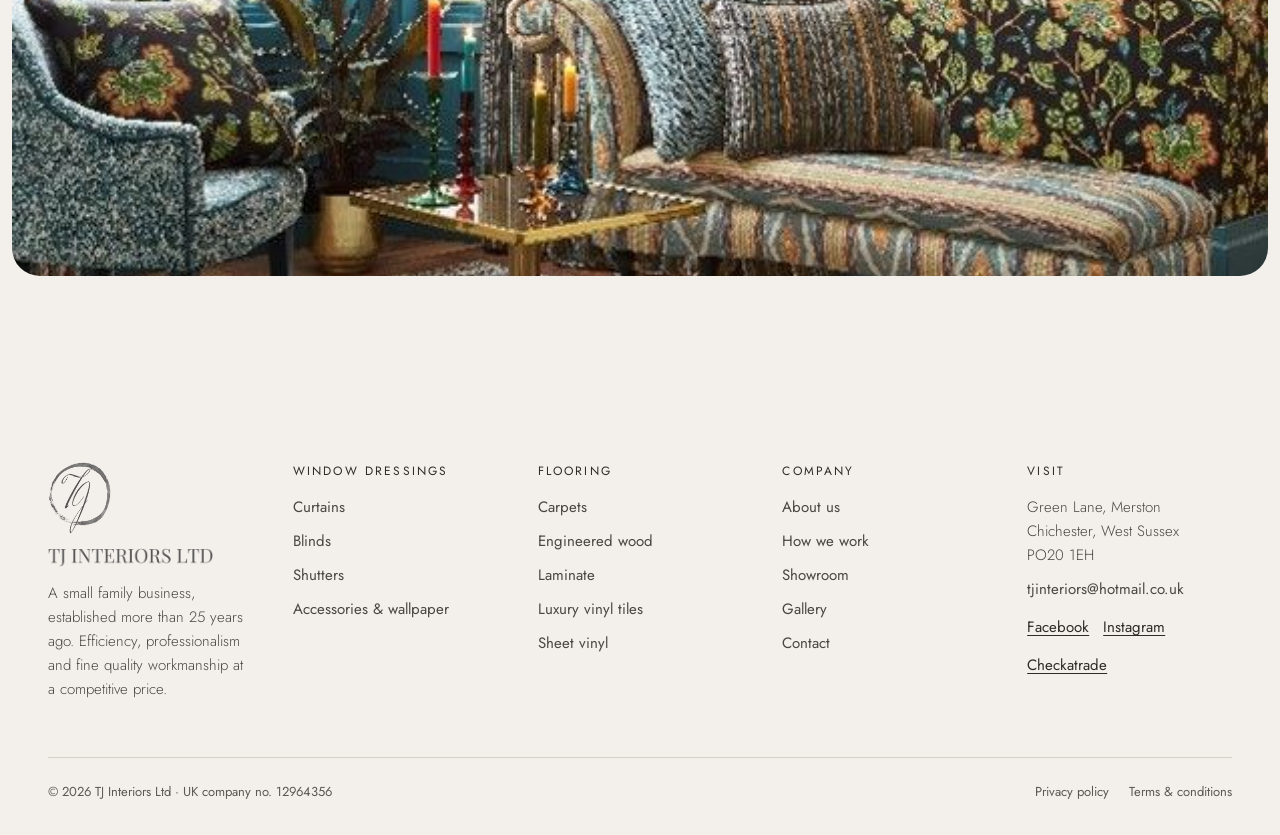
<file: contact.html>
<!doctype html>
<html lang="en-GB">
<head>
<meta charset="utf-8">
<meta name="viewport" content="width=device-width, initial-scale=1">
<title>Contact &amp; appointments | TJ Interiors Ltd</title>
<meta name="description" content="Book an appointment with TJ Interiors Ltd, Green Lane, Merston, Chichester PO20 1EH. Call 01243 967739.">
<meta property="og:title" content="Contact &amp; appointments | TJ Interiors Ltd">
<meta property="og:description" content="Book an appointment with TJ Interiors Ltd, Green Lane, Merston, Chichester PO20 1EH. Call 01243 967739.">
<meta name="theme-color" content="#545454">
<link rel="icon" type="image/png" href="images/favicon.png">
<link rel="apple-touch-icon" href="images/apple-touch-icon.png">
<meta property="og:image" content="images/og-image.jpg">
<meta property="og:type" content="website">
<link rel="stylesheet" href="https://fonts.googleapis.com/css2?family=Cormorant+Garamond:ital,wght@0,400;0,500;0,600;1,400;1,500&amp;family=Jost:wght@300;400;500&amp;family=Great+Vibes&amp;display=swap">
<link rel="stylesheet" href="css/site.css">
<style>body{margin:0}</style>
</head>
<body>
<div class="site motion-on labels-none" style="font-family: 'Jost', system-ui, sans-serif; color: #2E2B28">

<header class="sh" style="font-family: 'Jost', system-ui, sans-serif; color: #2E2B28">
<div class="wrap sh-row">
<a href="index.html" aria-label="TJ Interiors Ltd, home" style="line-height: 1; color: #545454; flex: none">
<span class="brand" style="display: inline-flex; align-items: center; gap: 14px"><img src="images/logo-monogram-grey.png" alt="" style="height: clamp(44px, 4vw, 56px); width: auto"><img src="images/logo-wordmark-grey.png" alt="TJ Interiors Ltd" style="height: clamp(15px, 1.5vw, 21px); width: auto"></span>
</a>
<nav class="sh-nav" aria-label="Main">
<a class="sh-link" href="index.html">Home</a>
<a class="sh-link" href="about.html">About</a>
<a class="sh-link" href="services.html">Services</a>
<a class="sh-link" href="showroom.html">Showroom</a>
<a class="sh-link" href="gallery.html">Gallery</a>
<a class="sh-link on" href="contact.html">Contact</a>
</nav>
<div style="display: flex; align-items: center; gap: 10px">
<a class="pill pill-line pill-plain sh-cta sh-phone" href="tel:+441243967739">01243 96 77 39</a>
<a class="pill pill-dark sh-cta" href="contact.html">Book a visit<span class="dot"><svg width="14" height="14" viewBox="0 0 24 24" fill="none" stroke="currentColor" stroke-width="1.8" aria-hidden="true"><path d="M5 12h14M13 6l6 6-6 6"></path></svg></span></a>
<button class="sh-menu" type="button" aria-label="Open menu" aria-expanded="false" data-action="menu">
<span class="dcif" data-if="open" hidden><svg width="20" height="20" viewBox="0 0 24 24" fill="none" stroke="currentColor" stroke-width="1.6" aria-hidden="true"><path d="M6 6l12 12M18 6L6 18"></path></svg></span>
<span class="dcif" data-if="closed"><svg width="20" height="20" viewBox="0 0 24 24" fill="none" stroke="currentColor" stroke-width="1.6" aria-hidden="true"><path d="M4 8h16M4 16h16"></path></svg></span>
</button>
</div>
</div>
<span class="dcif" data-if="open" hidden>
<nav class="wrap sh-drawer" aria-label="Mobile">
<a class="m" href="index.html">Home</a>
<a class="m" href="about.html">About</a>
<a class="m" href="services.html">Services</a>
<a class="m" href="showroom.html">Showroom</a>
<a class="m" href="gallery.html">Gallery</a>
<a class="m" href="contact.html">Contact</a>
<div style="display: flex; flex-wrap: wrap; gap: 10px; padding-top: 18px">
<a class="pill pill-dark" href="contact.html">Book a visit<span class="dot"><svg width="14" height="14" viewBox="0 0 24 24" fill="none" stroke="currentColor" stroke-width="1.8" aria-hidden="true"><path d="M5 12h14M13 6l6 6-6 6"></path></svg></span></a>
<a class="pill pill-line pill-plain" href="tel:+441243967739">Call 01243 96 77 39</a>
</div>
</nav>
</span>
</header>


<section style="padding-top: clamp(56px, 7vw, 96px); padding-bottom: clamp(72px, 9vw, 120px)">
<div class="wrap split split-top">
<div class="stack" style="gap: 28px">
<nav class="label" aria-label="Breadcrumb" style="display: flex; gap: 10px"><a href="index.html" style="color: #545454">Home</a><span aria-hidden="true">/</span><span>Contact</span></nav>
<h1 class="h1">Let’s talk about <em>your home</em></h1>
<p class="lead" style="max-width: 520px">Book a showroom appointment with Trudi or Tim. Browse our samples in person and get expert advice on colour, fabrics and flooring.</p>

<div class="grid2" style="gap: 14px">
<a class="card" href="tel:+447956712408" style="padding: 22px 22px; gap: 6px; color: #2E2B28">
<span class="label">Curtains, blinds &amp; wallpaper</span>
<span class="serif" style="font-size: 28px; line-height: 1.1">Ask for Trudi</span>
<span style="font-size: 15px; color: #545454; text-decoration: underline; text-underline-offset: 3px">07956 712408</span>
</a>
<a class="card" href="tel:+447507904519" style="padding: 22px 22px; gap: 6px; color: #2E2B28">
<span class="label">Shutters &amp; flooring</span>
<span class="serif" style="font-size: 28px; line-height: 1.1">Ask for Tim</span>
<span style="font-size: 15px; color: #545454; text-decoration: underline; text-underline-offset: 3px">07507 904519</span>
</a>
</div>

<div class="stack" style="gap: 18px; padding-top: 6px">
<div style="display: flex; gap: 14px"><span class="ic" style="background: #FFFFFF"><svg width="20" height="20" viewBox="0 0 24 24" fill="none" stroke="currentColor" stroke-width="1.5" aria-hidden="true"><path d="M5 4h4l2 5-2.5 1.5a11 11 0 0 0 5 5L15 13l5 2v4a2 2 0 0 1-2 2A16 16 0 0 1 3 6a2 2 0 0 1 2-2"></path></svg></span><div><div style="font-weight: 500">Showroom</div><a href="tel:+441243967739" style="font-size: 15px; color: #2E2B28; text-decoration: underline; text-underline-offset: 3px">01243 96 77 39</a></div></div>
<div style="display: flex; gap: 14px"><span class="ic" style="background: #FFFFFF"><svg width="20" height="20" viewBox="0 0 24 24" fill="none" stroke="currentColor" stroke-width="1.5" aria-hidden="true"><rect x="3" y="5" width="18" height="14" rx="2"></rect><path d="M3 7l9 6 9-6"></path></svg></span><div><div style="font-weight: 500">Email</div><a href="mailto:tjinteriors@hotmail.co.uk" style="font-size: 15px; color: #2E2B28; text-decoration: underline; text-underline-offset: 3px; word-break: break-all">tjinteriors@hotmail.co.uk</a></div></div>
<div style="display: flex; gap: 14px"><span class="ic" style="background: #FFFFFF"><svg width="20" height="20" viewBox="0 0 24 24" fill="none" stroke="currentColor" stroke-width="1.5" aria-hidden="true"><path d="M12 21s-7-6.2-7-11.5A7 7 0 0 1 19 9.5C19 14.8 12 21 12 21z"></path><circle cx="12" cy="9.5" r="2.5"></circle></svg></span><div><div style="font-weight: 500">Visit</div><div class="small muted" style="font-weight: 300">Green Lane, Merston, Chichester, West Sussex PO20 1EH</div></div></div>
<div style="display: flex; gap: 14px"><span class="ic" style="background: #FFFFFF"><svg width="20" height="20" viewBox="0 0 24 24" fill="none" stroke="currentColor" stroke-width="1.5" aria-hidden="true"><circle cx="12" cy="12" r="9"></circle><path d="M12 7v5l3 2"></path></svg></span><div><div style="font-weight: 500">Opening times</div><div class="small muted" style="font-weight: 300">Monday to Friday, 9am to 4pm<br>Saturday, 9:30am to 12:30pm<br>Please book an appointment</div></div></div>
</div>
</div>

<div style="background: #FFFFFF; border-radius: 28px; padding: clamp(26px, 4vw, 48px); box-shadow: 0 30px 70px -45px rgba(46,43,40,.45)">
<span class="dcif" data-if="sent" hidden>
<div class="stack" style="gap: 16px; align-items: flex-start; padding: 32px 0">
<span style="display: inline-flex; align-items: center; justify-content: center; width: 56px; height: 56px; border-radius: 50%; background: #545454; color: #FFFFFF"><svg width="24" height="24" viewBox="0 0 24 24" fill="none" stroke="currentColor" stroke-width="1.8" aria-hidden="true"><path d="M5 12l5 5L20 7"></path></svg></span>
<h2 class="h3" style="font-size: 38px">Thank you.</h2>
<p class="body" style="font-size: 17px">We look forward to seeing you soon. Trudi or Tim will be in touch to confirm your showroom appointment.</p>
<p class="body" data-summary style="font-size: 16px; font-weight: 400; color: #2E2B28"></p>
<button class="pill pill-line pill-plain" type="button" data-action="reset">Send another request</button>
</div>
</span>
<span class="dcif" data-if="notSent">
<form action="https://formspree.io/f/YOUR_FORM_ID" method="POST" data-form class="stack" style="gap: 20px">
<div class="stack" style="gap: 6px"><h2 class="h3" style="font-size: 36px">Book a showroom appointment</h2><p class="small muted" style="margin: 0">All appointments take place at our showroom in Merston, Chichester. Choose a time that suits you and we’ll confirm your booking.</p></div>
<fieldset style="border: 0; margin: 0; padding: 0">
<legend style="padding: 0; margin-bottom: 12px; font-size: 12px; letter-spacing: .18em; text-transform: uppercase; color: #4A4642">Who would you like to see?</legend>
<div style="display: grid; grid-template-columns: repeat(auto-fit, minmax(min(100%, 190px), 1fr)); gap: 10px">
<button type="button" class="person-pick" aria-pressed="false" data-person="Trudi"><span class="pp-name">Trudi</span><span class="pp-role">Curtains, blinds &amp; wallpaper</span></button>
<button type="button" class="person-pick" aria-pressed="false" data-person="Tim"><span class="pp-name">Tim</span><span class="pp-role">Shutters &amp; all flooring</span></button>
</div>
</fieldset>
<fieldset style="border: 0; margin: 0; padding: 0">
<legend style="padding: 0; margin-bottom: 12px; font-size: 12px; letter-spacing: .18em; text-transform: uppercase; color: #4A4642">What would you like to discuss?</legend>
<span class="dcif" data-if="noPerson"><p style="margin: 0; font-size: 14px; color: #5E5852">Choose Trudi or Tim above to see their specialities.</p></span>
<span class="dcif" data-if="hasPerson" hidden>
<div style="display: flex; flex-wrap: wrap; gap: 10px">
<span class="dcif" data-chips="Trudi" hidden><button type="button" class="chip" aria-pressed="false" data-toggle="Curtains">Curtains</button><button type="button" class="chip" aria-pressed="false" data-toggle="Blinds">Blinds</button><button type="button" class="chip" aria-pressed="false" data-toggle="Wallpaper">Wallpaper</button></span>
<span class="dcif" data-chips="Tim" hidden><button type="button" class="chip" aria-pressed="false" data-toggle="Shutters">Shutters</button><button type="button" class="chip" aria-pressed="false" data-toggle="Carpets">Carpets</button><button type="button" class="chip" aria-pressed="false" data-toggle="Rugs">Rugs</button><button type="button" class="chip" aria-pressed="false" data-toggle="Engineered wood">Engineered wood</button><button type="button" class="chip" aria-pressed="false" data-toggle="Laminate">Laminate</button><button type="button" class="chip" aria-pressed="false" data-toggle="Luxury vinyl tiles">Luxury vinyl tiles</button><button type="button" class="chip" aria-pressed="false" data-toggle="Sheet vinyl">Sheet vinyl</button></span>
</div>
</span>
</fieldset>
<fieldset style="border: 0; margin: 0; padding: 0; min-width: 0">
<legend style="padding: 0; margin-bottom: 12px; font-size: 12px; letter-spacing: .18em; text-transform: uppercase; color: #4A4642">Choose a day</legend>
<div class="day-row" data-days role="group" aria-label="Available days">
</div>
</fieldset>
<fieldset style="border: 0; margin: 0; padding: 0">
<legend style="padding: 0; margin-bottom: 12px; font-size: 12px; letter-spacing: .18em; text-transform: uppercase; color: #4A4642">Choose a time</legend>
<span class="dcif" data-if="noDay"><p style="margin: 0; font-size: 14px; color: #5E5852">Choose a day to see appointment times.</p></span>
<span class="dcif" data-if="hasDay" hidden>
<div class="slot-grid" data-slots role="group" aria-label="Available times">
</div>
</span>
</fieldset>
<div style="display: grid; grid-template-columns: repeat(auto-fit, minmax(min(100%, 200px), 1fr)); gap: 16px">
<div class="field"><label for="c-name">Name</label><input id="c-name" name="name" type="text" autocomplete="name" required="required"></div>
<div class="field"><label for="c-tel">Phone</label><input id="c-tel" name="tel" type="tel" autocomplete="tel"></div>
</div>
<div class="field"><label for="c-email">Email</label><input id="c-email" name="email" type="email" autocomplete="email" required="required"></div>
<div class="field"><label for="c-msg">Message</label><textarea id="c-msg" name="message" rows="4" style="resize: vertical"></textarea></div>
<button class="pill pill-dark" type="submit" style="width: 100%; justify-content: space-between">Request showroom appointment<span class="dot"><svg width="14" height="14" viewBox="0 0 24 24" fill="none" stroke="currentColor" stroke-width="1.8" aria-hidden="true"><path d="M5 12h14M13 6l6 6-6 6"></path></svg></span></button>
<p class="small muted" style="margin: 0">We’ll only use your details to reply to your enquiry. See our <a href="#privacy" style="text-decoration: underline">privacy policy</a>.</p>
</form>
</span>
</div>
</div>
</section>

<section style="padding: 0 12px clamp(56px, 7vw, 96px)">
<div class="photo" style="border-radius: 28px; aspect-ratio: 21 / 8; min-height: 280px"><img src="images/patterned-curtains-wallpaper.jpg" alt="Patterned curtains and wallpaper in a sitting room"></div>
</section>


<div style="font-family: 'Jost', system-ui, sans-serif; color: #2E2B28; background: #F3EFEA; line-height: 1.6">

<footer style="padding-top: clamp(64px, 8vw, 96px); padding-bottom: 32px">
<div class="wrap stack" style="gap: 56px">
<div style="display: grid; grid-template-columns: repeat(auto-fit, minmax(min(100%, 190px), 1fr)); gap: 40px">
<div class="stack" style="gap: 14px">
<span class="brand" style="display: inline-flex; flex-direction: column; align-items: flex-start; gap: 14px"><img src="images/logo-monogram-grey.png" alt="" style="height: 72px; width: auto"><img src="images/logo-wordmark-grey.png" alt="TJ Interiors Ltd" style="height: 19px; width: auto; max-width: 100%"></span>
<p style="margin: 0; font-size: 15px; font-weight: 300; color: #4A4642; max-width: 280px">A small family business, established more than 25 years ago. Efficiency, professionalism and fine quality workmanship at a competitive price.</p>
</div>
<div class="stack" style="gap: 10px">
<div class="label" style="color: #2E2B28; margin-bottom: 4px">Window dressings</div>
<a class="flink" href="curtains.html">Curtains</a>
<a class="flink" href="blinds.html">Blinds</a>
<a class="flink" href="shutters.html">Shutters</a>
<a class="flink" href="accessories.html">Accessories &amp; wallpaper</a>
</div>
<div class="stack" style="gap: 10px">
<div class="label" style="color: #2E2B28; margin-bottom: 4px">Flooring</div>
<a class="flink" href="carpets.html">Carpets</a>
<a class="flink" href="engineered-wood.html">Engineered wood</a>
<a class="flink" href="laminate.html">Laminate</a>
<a class="flink" href="luxury-vinyl-tiles.html">Luxury vinyl tiles</a>
<a class="flink" href="sheet-vinyl.html">Sheet vinyl</a>
</div>
<div class="stack" style="gap: 10px">
<div class="label" style="color: #2E2B28; margin-bottom: 4px">Company</div>
<a class="flink" href="about.html">About us</a>
<a class="flink" href="services.html">How we work</a>
<a class="flink" href="showroom.html">Showroom</a>
<a class="flink" href="gallery.html">Gallery</a>
<a class="flink" href="contact.html">Contact</a>
</div>
<div class="stack" style="gap: 10px">
<div class="label" style="color: #2E2B28; margin-bottom: 4px">Visit</div>
<span style="font-size: 15px; font-weight: 300; color: #4A4642">Green Lane, Merston<br>Chichester, West Sussex<br>PO20 1EH</span>
<a class="flink" href="mailto:tjinteriors@hotmail.co.uk" style="word-break: break-all">tjinteriors@hotmail.co.uk</a>
<div style="display: flex; flex-wrap: wrap; gap: 14px; padding-top: 4px">
<a href="https://www.facebook.com" style="color: #2E2B28; text-decoration: underline; text-underline-offset: 3px; font-size: 15px">Facebook</a>
<a href="https://www.instagram.com" style="color: #2E2B28; text-decoration: underline; text-underline-offset: 3px; font-size: 15px">Instagram</a>
<a href="https://www.checkatrade.com" style="color: #2E2B28; text-decoration: underline; text-underline-offset: 3px; font-size: 15px">Checkatrade</a>
</div>
</div>
</div>
<div style="display: flex; flex-wrap: wrap; justify-content: space-between; gap: 16px; padding-top: 24px; border-top: 1px solid #D6CFC5; font-size: 13px; color: #5E5852">
<span>© 2026 TJ Interiors Ltd · UK company no. 12964356</span>
<div style="display: flex; gap: 20px"><a href="#privacy" style="color: #5E5852">Privacy policy</a><a href="#terms" style="color: #5E5852">Terms &amp; conditions</a></div>
</div>
</div>
</footer>
</div>

</div>
<script src="js/site.js" defer></script>
</body>
</html>
</file>
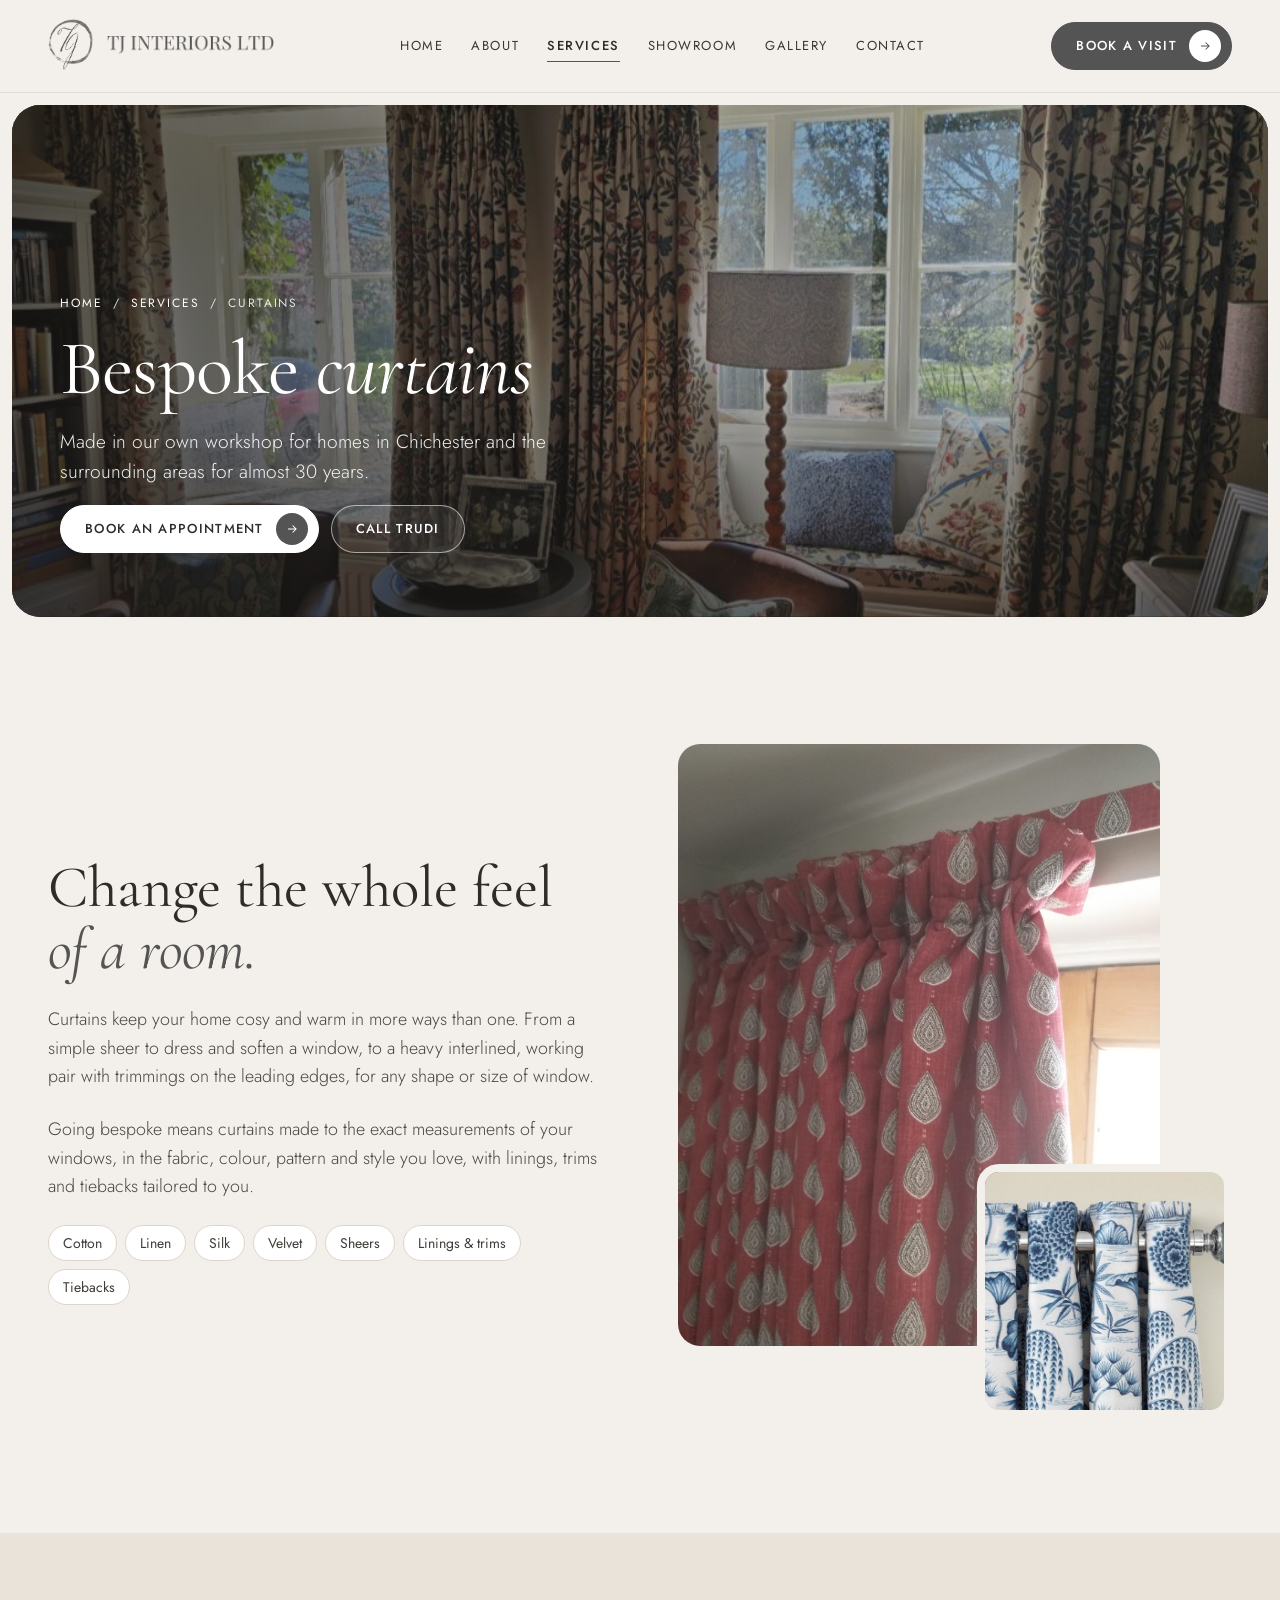
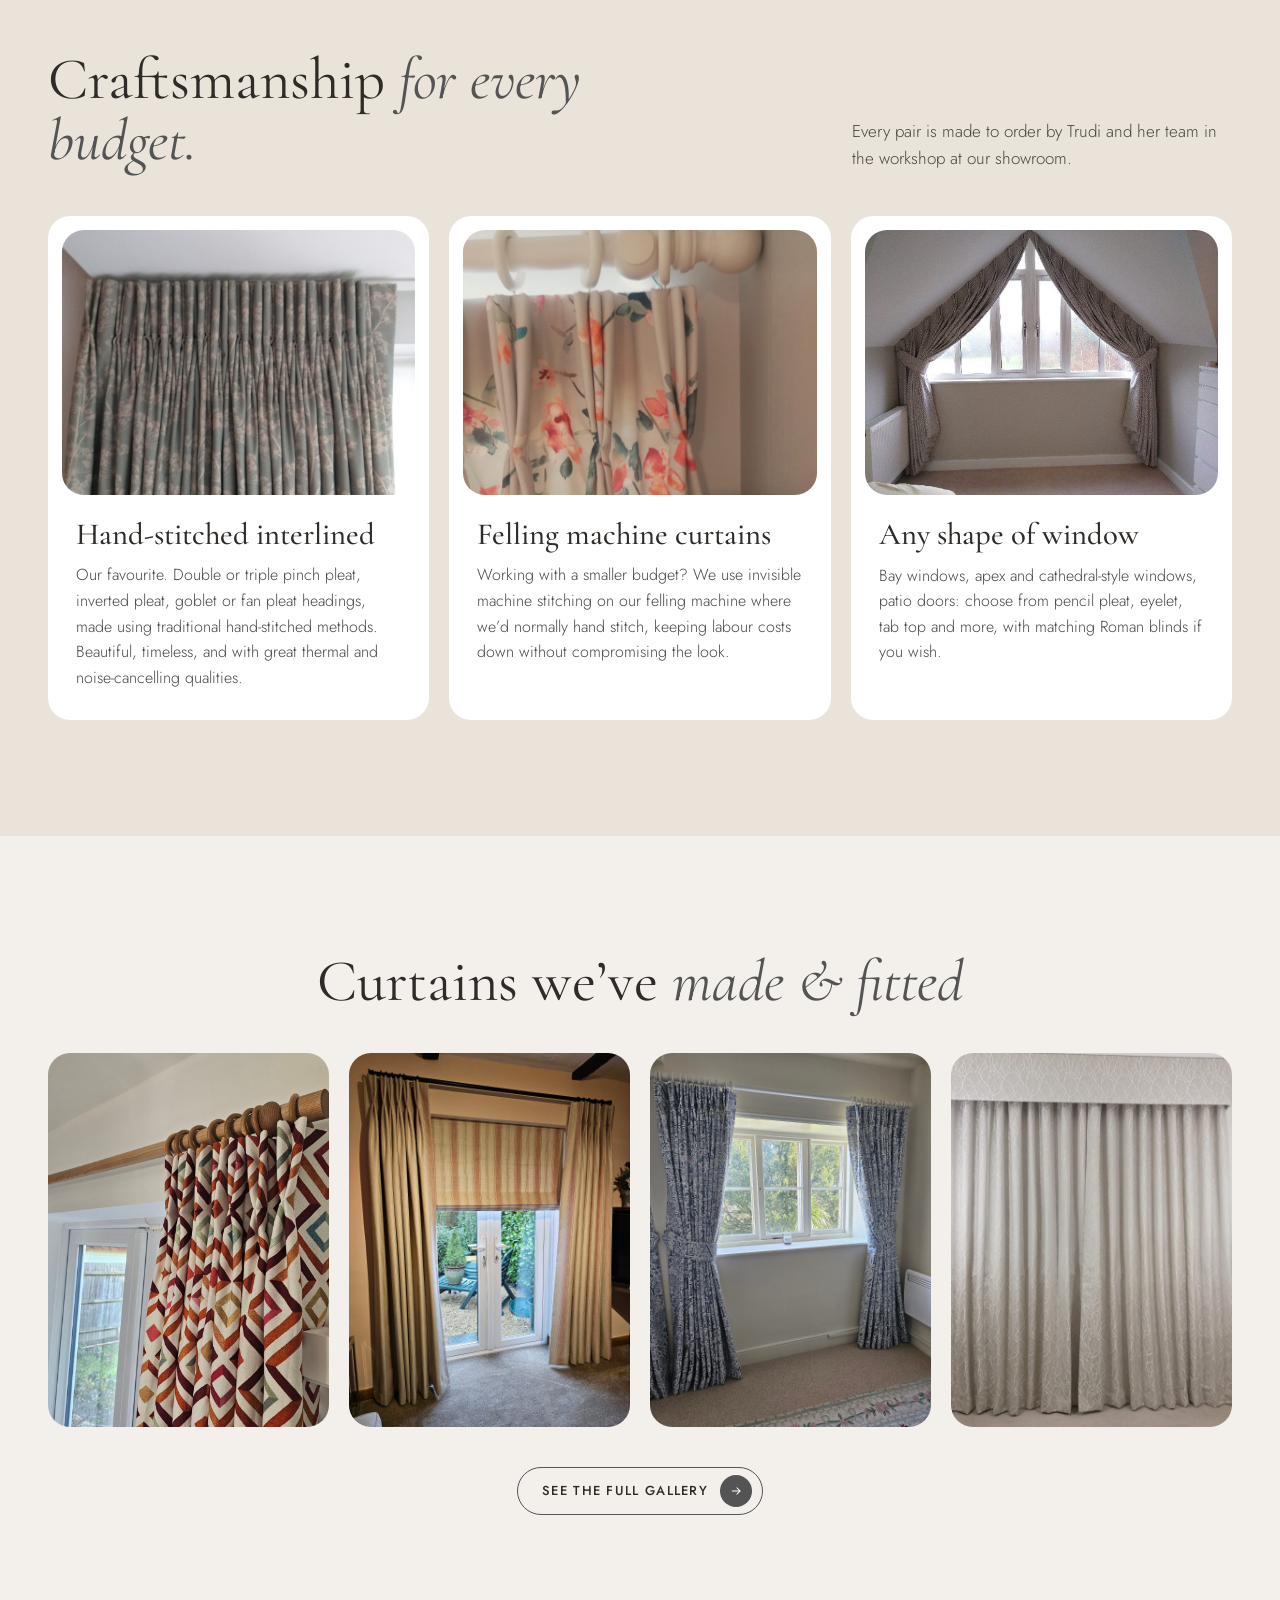
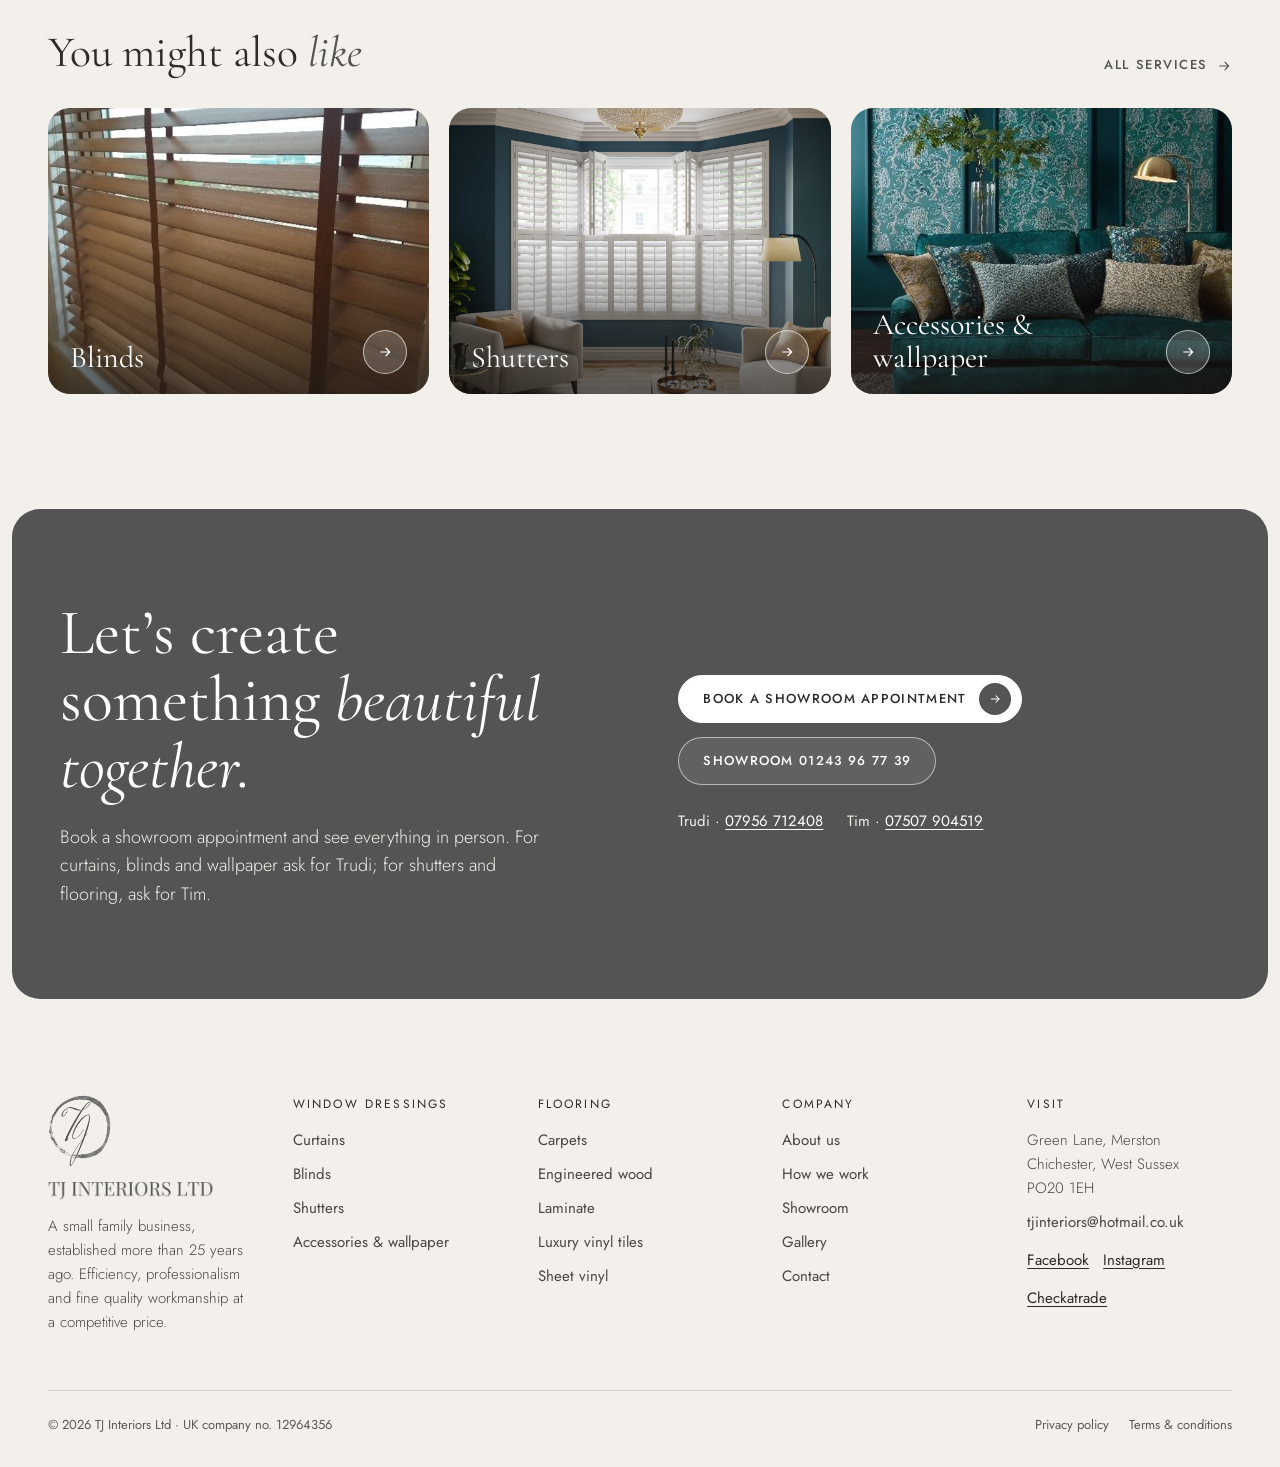
<file: curtains.html>
<!doctype html>
<html lang="en-GB">
<head>
<meta charset="utf-8">
<meta name="viewport" content="width=device-width, initial-scale=1">
<title>Bespoke curtains | TJ Interiors Ltd, Chichester</title>
<meta name="description" content="Bespoke hand-made curtains from our Chichester workshop, from sheers to hand-stitched interlined curtains.">
<meta property="og:title" content="Bespoke curtains | TJ Interiors Ltd, Chichester">
<meta property="og:description" content="Bespoke hand-made curtains from our Chichester workshop, from sheers to hand-stitched interlined curtains.">
<meta name="theme-color" content="#545454">
<link rel="icon" type="image/png" href="images/favicon.png">
<link rel="apple-touch-icon" href="images/apple-touch-icon.png">
<meta property="og:image" content="images/og-image.jpg">
<meta property="og:type" content="website">
<link rel="stylesheet" href="https://fonts.googleapis.com/css2?family=Cormorant+Garamond:ital,wght@0,400;0,500;0,600;1,400;1,500&amp;family=Jost:wght@300;400;500&amp;family=Great+Vibes&amp;display=swap">
<link rel="stylesheet" href="css/site.css">
<style>body{margin:0}</style>
</head>
<body>
<div class="site motion-on labels-none" style="font-family: 'Jost', system-ui, sans-serif; color: #2E2B28">

<header class="sh" style="font-family: 'Jost', system-ui, sans-serif; color: #2E2B28">
<div class="wrap sh-row">
<a href="index.html" aria-label="TJ Interiors Ltd, home" style="line-height: 1; color: #545454; flex: none">
<span class="brand" style="display: inline-flex; align-items: center; gap: 14px"><img src="images/logo-monogram-grey.png" alt="" style="height: clamp(44px, 4vw, 56px); width: auto"><img src="images/logo-wordmark-grey.png" alt="TJ Interiors Ltd" style="height: clamp(15px, 1.5vw, 21px); width: auto"></span>
</a>
<nav class="sh-nav" aria-label="Main">
<a class="sh-link" href="index.html">Home</a>
<a class="sh-link" href="about.html">About</a>
<a class="sh-link on" href="services.html">Services</a>
<a class="sh-link" href="showroom.html">Showroom</a>
<a class="sh-link" href="gallery.html">Gallery</a>
<a class="sh-link" href="contact.html">Contact</a>
</nav>
<div style="display: flex; align-items: center; gap: 10px">
<a class="pill pill-line pill-plain sh-cta sh-phone" href="tel:+441243967739">01243 96 77 39</a>
<a class="pill pill-dark sh-cta" href="contact.html">Book a visit<span class="dot"><svg width="14" height="14" viewBox="0 0 24 24" fill="none" stroke="currentColor" stroke-width="1.8" aria-hidden="true"><path d="M5 12h14M13 6l6 6-6 6"></path></svg></span></a>
<button class="sh-menu" type="button" aria-label="Open menu" aria-expanded="false" data-action="menu">
<span class="dcif" data-if="open" hidden><svg width="20" height="20" viewBox="0 0 24 24" fill="none" stroke="currentColor" stroke-width="1.6" aria-hidden="true"><path d="M6 6l12 12M18 6L6 18"></path></svg></span>
<span class="dcif" data-if="closed"><svg width="20" height="20" viewBox="0 0 24 24" fill="none" stroke="currentColor" stroke-width="1.6" aria-hidden="true"><path d="M4 8h16M4 16h16"></path></svg></span>
</button>
</div>
</div>
<span class="dcif" data-if="open" hidden>
<nav class="wrap sh-drawer" aria-label="Mobile">
<a class="m" href="index.html">Home</a>
<a class="m" href="about.html">About</a>
<a class="m" href="services.html">Services</a>
<a class="m" href="showroom.html">Showroom</a>
<a class="m" href="gallery.html">Gallery</a>
<a class="m" href="contact.html">Contact</a>
<div style="display: flex; flex-wrap: wrap; gap: 10px; padding-top: 18px">
<a class="pill pill-dark" href="contact.html">Book a visit<span class="dot"><svg width="14" height="14" viewBox="0 0 24 24" fill="none" stroke="currentColor" stroke-width="1.8" aria-hidden="true"><path d="M5 12h14M13 6l6 6-6 6"></path></svg></span></a>
<a class="pill pill-line pill-plain" href="tel:+441243967739">Call 01243 96 77 39</a>
</div>
</nav>
</span>
</header>


<div style="padding: 12px">
<section class="phero">
<img src="images/lounge-curtains.jpg" alt="Lounge with full-length patterned curtains">
<div class="phero-scrim"></div>
<div class="wrap"><div class="phero-copy">
<nav class="crumbs" aria-label="Breadcrumb"><a href="index.html">Home</a><span aria-hidden="true">/</span><a href="services.html">Services</a><span aria-hidden="true">/</span><span>Curtains</span></nav>
<h1 class="h1">Bespoke <em>curtains</em></h1>
<p style="margin: 0; font-size: clamp(17px, 1.5vw, 20px); font-weight: 300; color: rgba(255,255,255,.92); max-width: 560px">Made in our own workshop for homes in Chichester and the surrounding areas for almost 30 years.</p>
<div style="display: flex; flex-wrap: wrap; gap: 12px"><a class="pill pill-light" href="contact.html">Book an appointment<span class="dot"><svg width="14" height="14" viewBox="0 0 24 24" fill="none" stroke="currentColor" stroke-width="1.8" aria-hidden="true"><path d="M5 12h14M13 6l6 6-6 6"></path></svg></span></a><a class="pill pill-ghost" href="tel:+447956712408">Call Trudi</a></div>
</div></div>
</section>
</div>

<section class="section">
<div class="wrap split">
<div class="stack reveal" style="gap: 24px">
<h2 class="h2">Change the whole feel <em>of a room.</em></h2>
<p class="lead">Curtains keep your home cosy and warm in more ways than one. From a simple sheer to dress and soften a window, to a heavy interlined, working pair with trimmings on the leading edges, for any shape or size of window.</p>
<p class="lead">Going bespoke means curtains made to the exact measurements of your windows, in the fabric, colour, pattern and style you love, with linings, trims and tiebacks tailored to you.</p>
<div class="tags"><span class="tag">Cotton</span><span class="tag">Linen</span><span class="tag">Silk</span><span class="tag">Velvet</span><span class="tag">Sheers</span><span class="tag">Linings &amp; trims</span><span class="tag">Tiebacks</span></div>
</div>
<div class="overlap reveal">
<div class="photo r45"><img src="images/pinch-pleat-curtains.jpg" alt="Pink pinch pleat curtains"></div>
<div class="photo photo-sm r11"><img src="images/eyelet-curtains.jpg" alt="Blue and white eyelet curtains on a chrome pole"></div>
</div>
</div>
</section>

<section class="section tint">
<div class="wrap stack" style="gap: 44px">
<div class="head-row reveal">
<div class="stack" style="gap: 18px; max-width: 640px"><h2 class="h2">Craftsmanship <em>for every budget.</em></h2></div>
<p class="body" style="font-size: 17px">Every pair is made to order by Trudi and her team in the workshop at our showroom.</p>
</div>
<div class="grid3">
<article class="card reveal" style="padding: 14px 14px 30px">
<div class="photo r43"><img src="images/pencil-pleat-curtains.jpg" alt="Hand-finished interlined curtains"></div>
<div class="stack" style="gap: 10px; padding: 8px 14px 0"><h3 class="h3">Hand-stitched interlined</h3><p class="body">Our favourite. Double or triple pinch pleat, inverted pleat, goblet or fan pleat headings, made using traditional hand-stitched methods. Beautiful, timeless, and with great thermal and noise-cancelling qualities.</p></div>
</article>
<article class="card reveal" style="padding: 14px 14px 30px">
<div class="photo r43"><img src="images/floral-curtains.jpg" alt="Floral curtains on a white pole"></div>
<div class="stack" style="gap: 10px; padding: 8px 14px 0"><h3 class="h3">Felling machine curtains</h3><p class="body">Working with a smaller budget? We use invisible machine stitching on our felling machine where we’d normally hand stitch, keeping labour costs down without compromising the look.</p></div>
</article>
<article class="card reveal" style="padding: 14px 14px 30px">
<div class="photo r43"><img src="images/cathedral-curtains.jpg" alt="Cathedral-style curtains on an apex window"></div>
<div class="stack" style="gap: 10px; padding: 8px 14px 0"><h3 class="h3">Any shape of window</h3><p class="body">Bay windows, apex and cathedral-style windows, patio doors: choose from pencil pleat, eyelet, tab top and more, with matching Roman blinds if you wish.</p></div>
</article>
</div>
</div>
</section>

<section class="section">
<div class="wrap stack" style="gap: 40px">
<div class="stack center reveal" style="gap: 18px; max-width: 720px"><h2 class="h2">Curtains we’ve <em>made &amp; fitted</em></h2></div>
<div class="grid4">
<div class="photo r34 reveal"><img src="images/geometric-curtains.jpg" alt="Bold geometric curtains"></div>
<div class="photo r34 reveal"><img src="images/patio-door-curtains.jpg" alt="Gold curtains at patio doors"></div>
<div class="photo r34 reveal"><img src="images/blue-curtains-tiebacks.jpg" alt="Blue patterned curtains with tiebacks"></div>
<div class="photo r34 reveal"><img src="images/curtains-with-pelmet.jpg" alt="Neutral curtains under a fabric pelmet"></div>
</div>
<div class="reveal" style="display: flex; justify-content: center"><a class="pill pill-line" href="gallery.html">See the full gallery<span class="dot"><svg width="14" height="14" viewBox="0 0 24 24" fill="none" stroke="currentColor" stroke-width="1.8" aria-hidden="true"><path d="M5 12h14M13 6l6 6-6 6"></path></svg></span></a></div>
</div>
</section>

<section style="padding-bottom: clamp(72px, 9vw, 128px)">
<div class="wrap stack" style="gap: 32px">
<div class="head-row reveal"><h2 class="h2" style="font-size: clamp(32px, 3.4vw, 46px)">You might also <em>like</em></h2><a class="textlink" href="services.html">All services<svg width="16" height="16" viewBox="0 0 24 24" fill="none" stroke="currentColor" stroke-width="1.6" aria-hidden="true"><path d="M5 12h14M13 6l6 6-6 6"></path></svg></a></div>
<div class="grid3">
<a class="tile r43 reveal" href="blinds.html"><img src="images/wooden-venetian-blind.jpg" alt=""><div class="tile-scrim"></div><div class="tile-cap"><span class="serif" style="font-size: 30px; line-height: 1.1">Blinds</span><span class="tile-go"><svg width="16" height="16" viewBox="0 0 24 24" fill="none" stroke="currentColor" stroke-width="1.8" aria-hidden="true"><path d="M5 12h14M13 6l6 6-6 6"></path></svg></span></div></a>
<a class="tile r43 reveal" href="shutters.html"><img src="images/tier-on-tier-shutters.jpg" alt=""><div class="tile-scrim"></div><div class="tile-cap"><span class="serif" style="font-size: 30px; line-height: 1.1">Shutters</span><span class="tile-go"><svg width="16" height="16" viewBox="0 0 24 24" fill="none" stroke="currentColor" stroke-width="1.8" aria-hidden="true"><path d="M5 12h14M13 6l6 6-6 6"></path></svg></span></div></a>
<a class="tile r43 reveal" href="accessories.html"><img src="images/teal-room-cushions.jpg" alt=""><div class="tile-scrim"></div><div class="tile-cap"><span class="serif" style="font-size: 30px; line-height: 1.1">Accessories &amp; wallpaper</span><span class="tile-go"><svg width="16" height="16" viewBox="0 0 24 24" fill="none" stroke="currentColor" stroke-width="1.8" aria-hidden="true"><path d="M5 12h14M13 6l6 6-6 6"></path></svg></span></div></a>
</div>
</div>
</section>


<div style="font-family: 'Jost', system-ui, sans-serif; color: #2E2B28; background: #F3EFEA; line-height: 1.6">

<section style="padding: 0 12px">
<div class="sf-cta">
<div class="wrap split">
<div class="stack on-dark" style="gap: 22px">
<h2 class="h2" style="font-size: clamp(40px, 5vw, 68px)">Let’s create something <em>beautiful together.</em></h2>
<p style="margin: 0; font-size: 18px; font-weight: 300; color: #F1EDE7; max-width: 480px">Book a showroom appointment and see everything in person. For curtains, blinds and wallpaper ask for Trudi; for shutters and flooring, ask for Tim.</p>
</div>
<div class="stack" style="gap: 14px; align-items: flex-start">
<a class="pill pill-light" href="contact.html">Book a showroom appointment<span class="dot"><svg width="14" height="14" viewBox="0 0 24 24" fill="none" stroke="currentColor" stroke-width="1.8" aria-hidden="true"><path d="M5 12h14M13 6l6 6-6 6"></path></svg></span></a>
<a class="pill pill-ghost" href="tel:+441243967739">Showroom 01243 96 77 39</a>
<div style="display: flex; flex-wrap: wrap; gap: 8px 24px; padding-top: 10px; font-size: 15px; color: #F1EDE7">
<span>Trudi · <a href="tel:+447956712408" style="color: #FFFFFF; text-decoration: underline; text-underline-offset: 3px">07956 712408</a></span>
<span>Tim · <a href="tel:+447507904519" style="color: #FFFFFF; text-decoration: underline; text-underline-offset: 3px">07507 904519</a></span>
</div>
</div>
</div>
</div>
</section>

<footer style="padding-top: clamp(64px, 8vw, 96px); padding-bottom: 32px">
<div class="wrap stack" style="gap: 56px">
<div style="display: grid; grid-template-columns: repeat(auto-fit, minmax(min(100%, 190px), 1fr)); gap: 40px">
<div class="stack" style="gap: 14px">
<span class="brand" style="display: inline-flex; flex-direction: column; align-items: flex-start; gap: 14px"><img src="images/logo-monogram-grey.png" alt="" style="height: 72px; width: auto"><img src="images/logo-wordmark-grey.png" alt="TJ Interiors Ltd" style="height: 19px; width: auto; max-width: 100%"></span>
<p style="margin: 0; font-size: 15px; font-weight: 300; color: #4A4642; max-width: 280px">A small family business, established more than 25 years ago. Efficiency, professionalism and fine quality workmanship at a competitive price.</p>
</div>
<div class="stack" style="gap: 10px">
<div class="label" style="color: #2E2B28; margin-bottom: 4px">Window dressings</div>
<a class="flink" href="curtains.html">Curtains</a>
<a class="flink" href="blinds.html">Blinds</a>
<a class="flink" href="shutters.html">Shutters</a>
<a class="flink" href="accessories.html">Accessories &amp; wallpaper</a>
</div>
<div class="stack" style="gap: 10px">
<div class="label" style="color: #2E2B28; margin-bottom: 4px">Flooring</div>
<a class="flink" href="carpets.html">Carpets</a>
<a class="flink" href="engineered-wood.html">Engineered wood</a>
<a class="flink" href="laminate.html">Laminate</a>
<a class="flink" href="luxury-vinyl-tiles.html">Luxury vinyl tiles</a>
<a class="flink" href="sheet-vinyl.html">Sheet vinyl</a>
</div>
<div class="stack" style="gap: 10px">
<div class="label" style="color: #2E2B28; margin-bottom: 4px">Company</div>
<a class="flink" href="about.html">About us</a>
<a class="flink" href="services.html">How we work</a>
<a class="flink" href="showroom.html">Showroom</a>
<a class="flink" href="gallery.html">Gallery</a>
<a class="flink" href="contact.html">Contact</a>
</div>
<div class="stack" style="gap: 10px">
<div class="label" style="color: #2E2B28; margin-bottom: 4px">Visit</div>
<span style="font-size: 15px; font-weight: 300; color: #4A4642">Green Lane, Merston<br>Chichester, West Sussex<br>PO20 1EH</span>
<a class="flink" href="mailto:tjinteriors@hotmail.co.uk" style="word-break: break-all">tjinteriors@hotmail.co.uk</a>
<div style="display: flex; flex-wrap: wrap; gap: 14px; padding-top: 4px">
<a href="https://www.facebook.com" style="color: #2E2B28; text-decoration: underline; text-underline-offset: 3px; font-size: 15px">Facebook</a>
<a href="https://www.instagram.com" style="color: #2E2B28; text-decoration: underline; text-underline-offset: 3px; font-size: 15px">Instagram</a>
<a href="https://www.checkatrade.com" style="color: #2E2B28; text-decoration: underline; text-underline-offset: 3px; font-size: 15px">Checkatrade</a>
</div>
</div>
</div>
<div style="display: flex; flex-wrap: wrap; justify-content: space-between; gap: 16px; padding-top: 24px; border-top: 1px solid #D6CFC5; font-size: 13px; color: #5E5852">
<span>© 2026 TJ Interiors Ltd · UK company no. 12964356</span>
<div style="display: flex; gap: 20px"><a href="#privacy" style="color: #5E5852">Privacy policy</a><a href="#terms" style="color: #5E5852">Terms &amp; conditions</a></div>
</div>
</div>
</footer>
</div>

</div>
<script src="js/site.js" defer></script>
</body>
</html>
</file>
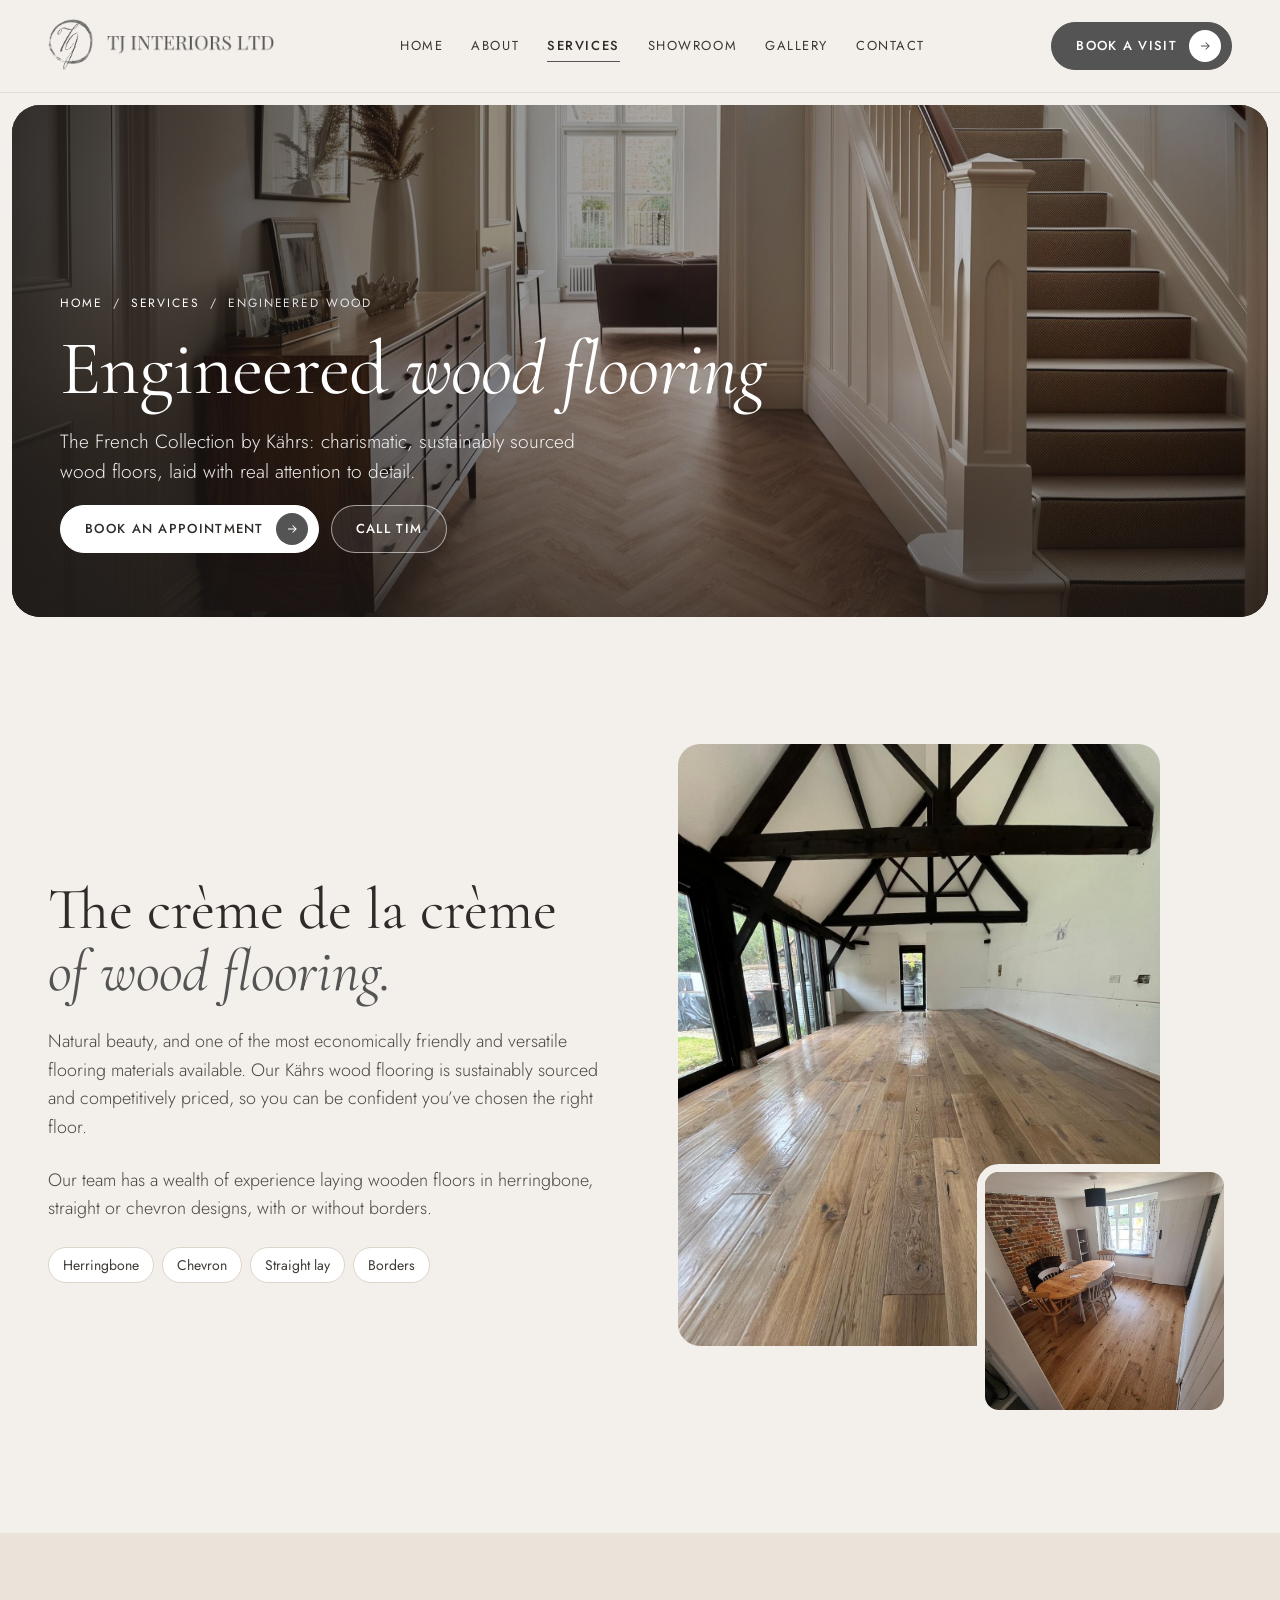
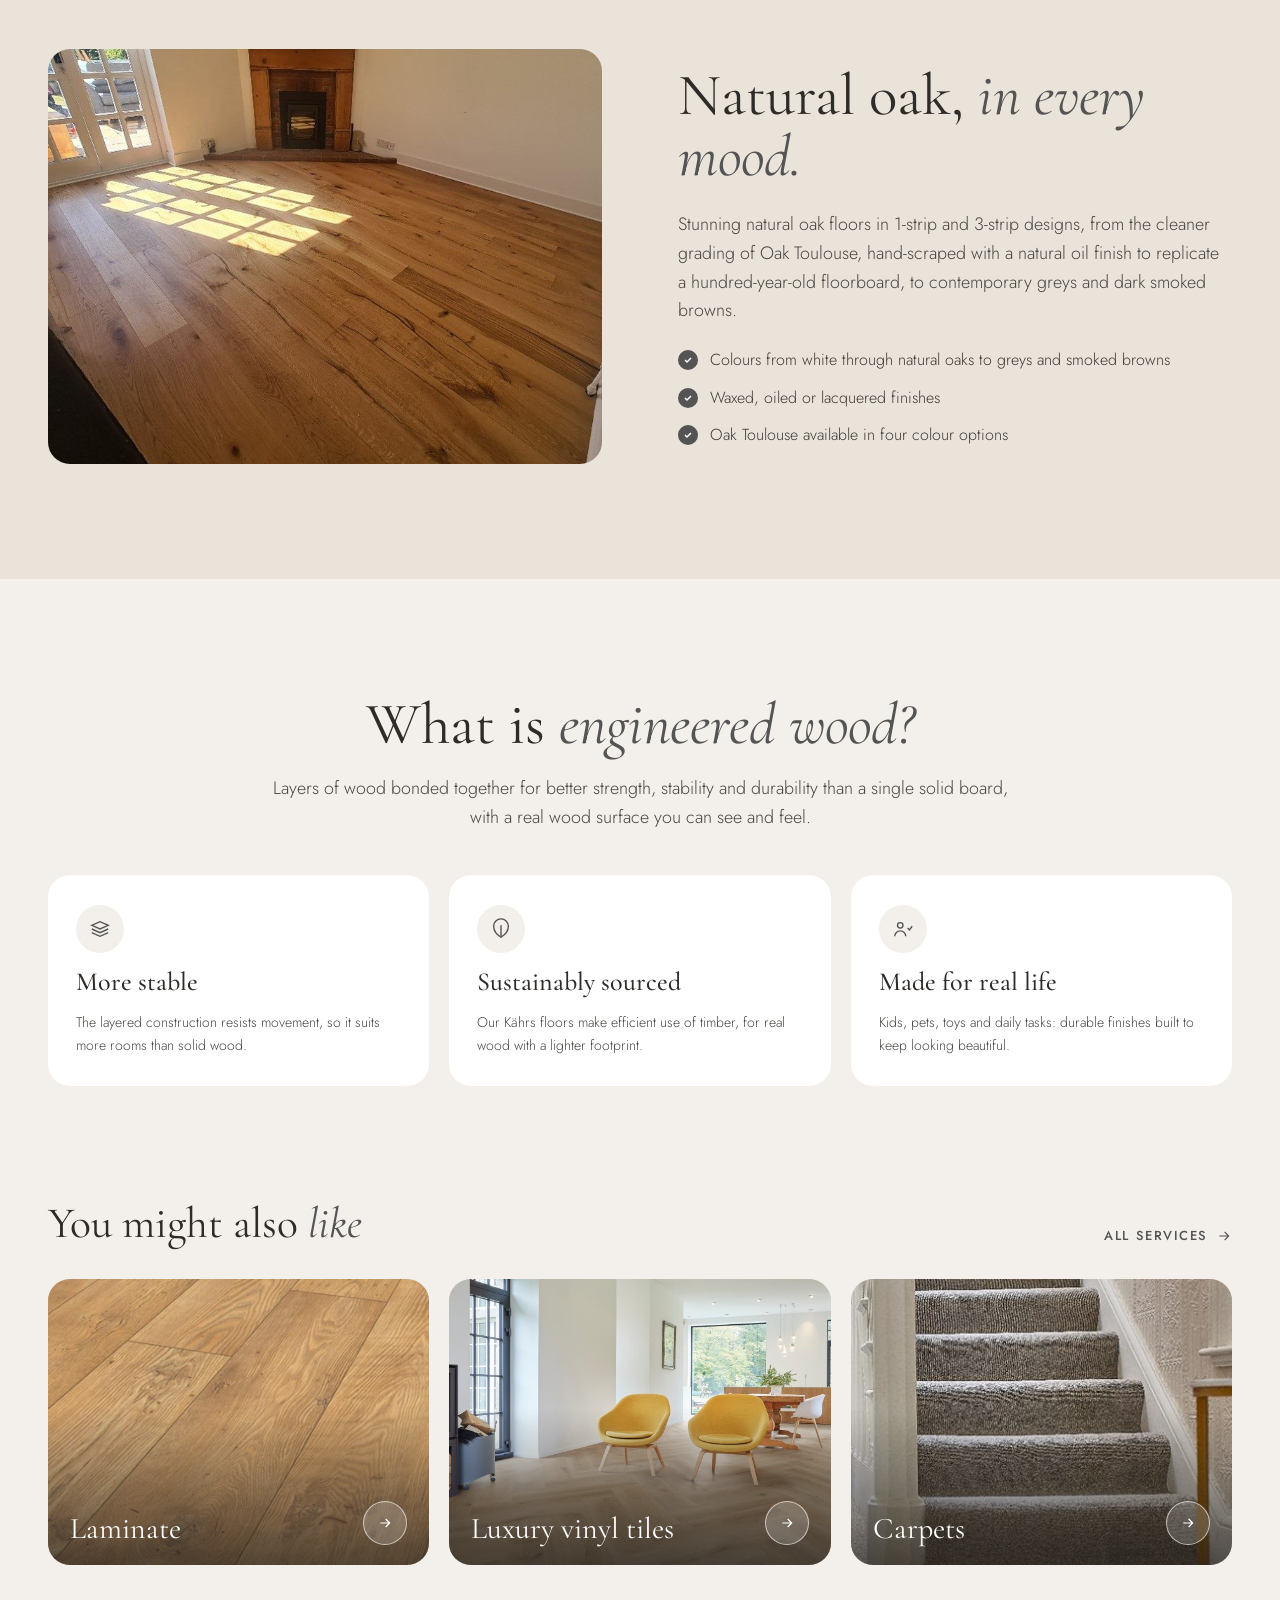
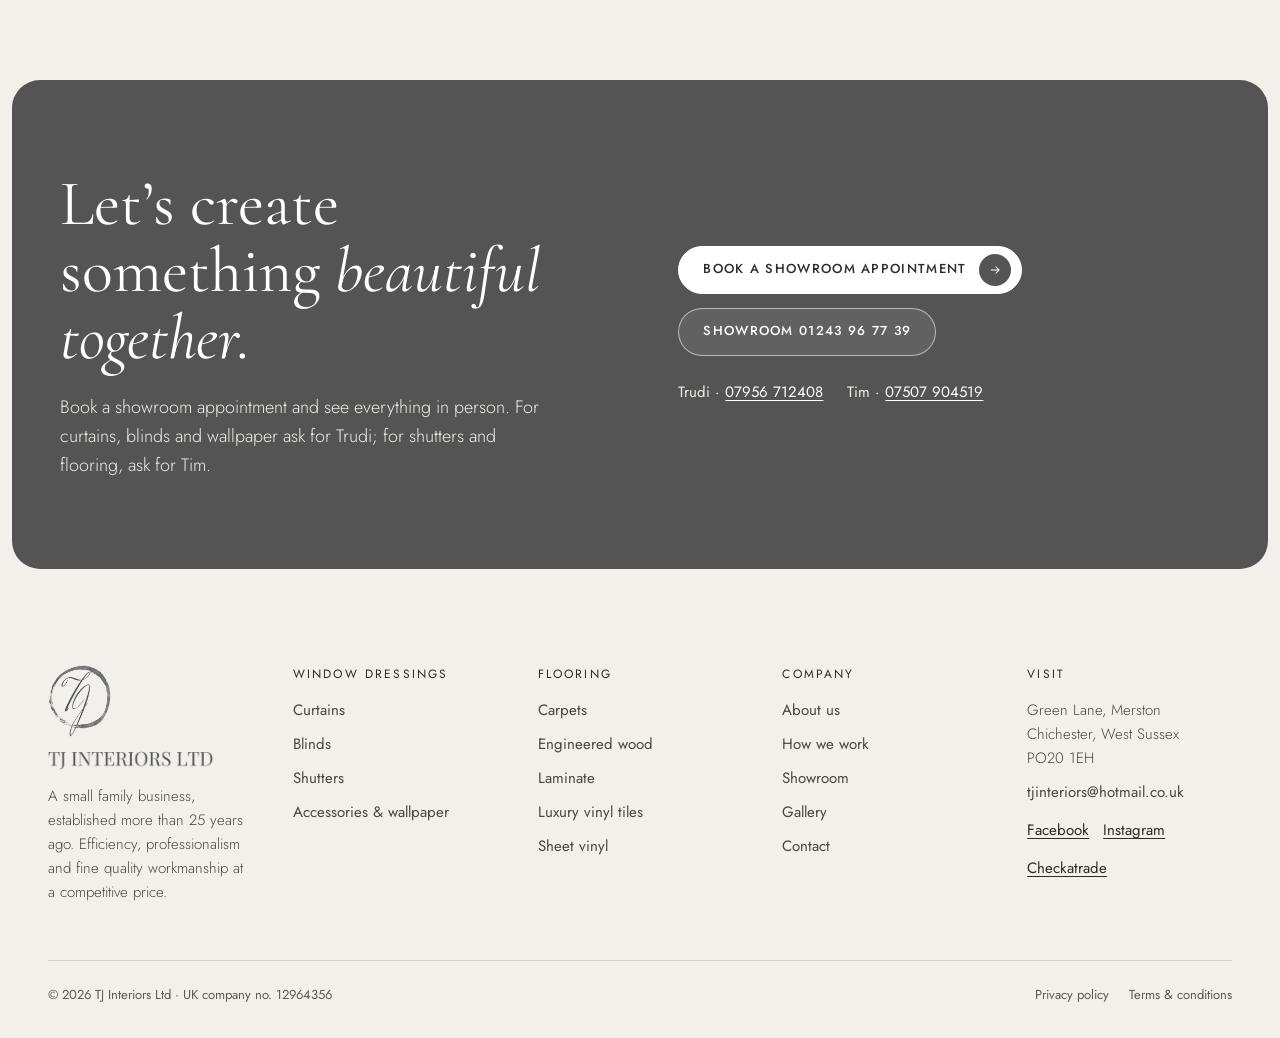
<file: engineered-wood.html>
<!doctype html>
<html lang="en-GB">
<head>
<meta charset="utf-8">
<meta name="viewport" content="width=device-width, initial-scale=1">
<title>Engineered wood flooring | TJ Interiors Ltd, Chichester</title>
<meta name="description" content="Kährs engineered wood flooring laid in herringbone, chevron or straight designs.">
<meta property="og:title" content="Engineered wood flooring | TJ Interiors Ltd, Chichester">
<meta property="og:description" content="Kährs engineered wood flooring laid in herringbone, chevron or straight designs.">
<meta name="theme-color" content="#545454">
<link rel="icon" type="image/png" href="images/favicon.png">
<link rel="apple-touch-icon" href="images/apple-touch-icon.png">
<meta property="og:image" content="images/og-image.jpg">
<meta property="og:type" content="website">
<link rel="stylesheet" href="https://fonts.googleapis.com/css2?family=Cormorant+Garamond:ital,wght@0,400;0,500;0,600;1,400;1,500&amp;family=Jost:wght@300;400;500&amp;family=Great+Vibes&amp;display=swap">
<link rel="stylesheet" href="css/site.css">
<style>body{margin:0}</style>
</head>
<body>
<div class="site motion-on labels-none" style="font-family: 'Jost', system-ui, sans-serif; color: #2E2B28">

<header class="sh" style="font-family: 'Jost', system-ui, sans-serif; color: #2E2B28">
<div class="wrap sh-row">
<a href="index.html" aria-label="TJ Interiors Ltd, home" style="line-height: 1; color: #545454; flex: none">
<span class="brand" style="display: inline-flex; align-items: center; gap: 14px"><img src="images/logo-monogram-grey.png" alt="" style="height: clamp(44px, 4vw, 56px); width: auto"><img src="images/logo-wordmark-grey.png" alt="TJ Interiors Ltd" style="height: clamp(15px, 1.5vw, 21px); width: auto"></span>
</a>
<nav class="sh-nav" aria-label="Main">
<a class="sh-link" href="index.html">Home</a>
<a class="sh-link" href="about.html">About</a>
<a class="sh-link on" href="services.html">Services</a>
<a class="sh-link" href="showroom.html">Showroom</a>
<a class="sh-link" href="gallery.html">Gallery</a>
<a class="sh-link" href="contact.html">Contact</a>
</nav>
<div style="display: flex; align-items: center; gap: 10px">
<a class="pill pill-line pill-plain sh-cta sh-phone" href="tel:+441243967739">01243 96 77 39</a>
<a class="pill pill-dark sh-cta" href="contact.html">Book a visit<span class="dot"><svg width="14" height="14" viewBox="0 0 24 24" fill="none" stroke="currentColor" stroke-width="1.8" aria-hidden="true"><path d="M5 12h14M13 6l6 6-6 6"></path></svg></span></a>
<button class="sh-menu" type="button" aria-label="Open menu" aria-expanded="false" data-action="menu">
<span class="dcif" data-if="open" hidden><svg width="20" height="20" viewBox="0 0 24 24" fill="none" stroke="currentColor" stroke-width="1.6" aria-hidden="true"><path d="M6 6l12 12M18 6L6 18"></path></svg></span>
<span class="dcif" data-if="closed"><svg width="20" height="20" viewBox="0 0 24 24" fill="none" stroke="currentColor" stroke-width="1.6" aria-hidden="true"><path d="M4 8h16M4 16h16"></path></svg></span>
</button>
</div>
</div>
<span class="dcif" data-if="open" hidden>
<nav class="wrap sh-drawer" aria-label="Mobile">
<a class="m" href="index.html">Home</a>
<a class="m" href="about.html">About</a>
<a class="m" href="services.html">Services</a>
<a class="m" href="showroom.html">Showroom</a>
<a class="m" href="gallery.html">Gallery</a>
<a class="m" href="contact.html">Contact</a>
<div style="display: flex; flex-wrap: wrap; gap: 10px; padding-top: 18px">
<a class="pill pill-dark" href="contact.html">Book a visit<span class="dot"><svg width="14" height="14" viewBox="0 0 24 24" fill="none" stroke="currentColor" stroke-width="1.8" aria-hidden="true"><path d="M5 12h14M13 6l6 6-6 6"></path></svg></span></a>
<a class="pill pill-line pill-plain" href="tel:+441243967739">Call 01243 96 77 39</a>
</div>
</nav>
</span>
</header>


<div style="padding: 12px">
<section class="phero">
<img src="images/hallway-herringbone-oak.jpg" alt="Hallway with herringbone oak flooring" style="object-position: 50% 70%">
<div class="phero-scrim"></div>
<div class="wrap"><div class="phero-copy">
<nav class="crumbs" aria-label="Breadcrumb"><a href="index.html">Home</a><span aria-hidden="true">/</span><a href="services.html">Services</a><span aria-hidden="true">/</span><span>Engineered wood</span></nav>
<h1 class="h1">Engineered <em>wood flooring</em></h1>
<p style="margin: 0; font-size: clamp(17px, 1.5vw, 20px); font-weight: 300; color: rgba(255,255,255,.92); max-width: 560px">The French Collection by Kährs: charismatic, sustainably sourced wood floors, laid with real attention to detail.</p>
<div style="display: flex; flex-wrap: wrap; gap: 12px"><a class="pill pill-light" href="contact.html">Book an appointment<span class="dot"><svg width="14" height="14" viewBox="0 0 24 24" fill="none" stroke="currentColor" stroke-width="1.8" aria-hidden="true"><path d="M5 12h14M13 6l6 6-6 6"></path></svg></span></a><a class="pill pill-ghost" href="tel:+447507904519">Call Tim</a></div>
</div></div>
</section>
</div>

<section class="section">
<div class="wrap split">
<div class="stack reveal" style="gap: 24px">
<h2 class="h2">The crème de la crème <em>of wood flooring.</em></h2>
<p class="lead">Natural beauty, and one of the most economically friendly and versatile flooring materials available. Our Kährs wood flooring is sustainably sourced and competitively priced, so you can be confident you’ve chosen the right floor.</p>
<p class="lead">Our team has a wealth of experience laying wooden floors in herringbone, straight or chevron designs, with or without borders.</p>
<div class="tags"><span class="tag">Herringbone</span><span class="tag">Chevron</span><span class="tag">Straight lay</span><span class="tag">Borders</span></div>
</div>
<div class="overlap reveal">
<div class="photo r45"><img src="images/oak-floor-barn.jpg" alt="Oak floor in a vaulted barn conversion"></div>
<div class="photo photo-sm r11"><img src="images/oak-floor-dining.jpg" alt="Oak floor in a dining room"></div>
</div>
</div>
</section>

<section class="section tint">
<div class="wrap split">
<div class="photo r43 reveal"><img src="images/oak-floor-fireplace.jpg" alt="Sunlit oak floor beside a fireplace"></div>
<div class="stack reveal" style="gap: 22px">
<h2 class="h2">Natural oak, <em>in every mood.</em></h2>
<p class="lead">Stunning natural oak floors in 1-strip and 3-strip designs, from the cleaner grading of Oak Toulouse, hand-scraped with a natural oil finish to replicate a hundred-year-old floorboard, to contemporary greys and dark smoked browns.</p>
<ul class="ticks">
<li>Colours from white through natural oaks to greys and smoked browns</li>
<li>Waxed, oiled or lacquered finishes</li>
<li>Oak Toulouse available in four colour options</li>
</ul>
</div>
</div>
</section>

<section class="section">
<div class="wrap stack" style="gap: 44px">
<div class="stack center reveal" style="gap: 18px; max-width: 760px"><h2 class="h2">What is <em>engineered wood?</em></h2>
<p class="lead">Layers of wood bonded together for better strength, stability and durability than a single solid board, with a real wood surface you can see and feel.</p></div>
<div class="grid3">
<div class="card reveal"><span class="ic"><svg width="22" height="22" viewBox="0 0 24 24" fill="none" stroke="currentColor" stroke-width="1.5" aria-hidden="true"><path d="M3 8l9-4 9 4-9 4z"></path><path d="M3 12l9 4 9-4M3 16l9 4 9-4"></path></svg></span><h3 class="h3" style="font-size: 26px">More stable</h3><p class="body small">The layered construction resists movement, so it suits more rooms than solid wood.</p></div>
<div class="card reveal"><span class="ic"><svg width="22" height="22" viewBox="0 0 24 24" fill="none" stroke="currentColor" stroke-width="1.5" aria-hidden="true"><path d="M12 21c-5-3-8-7-8-12a8 8 0 0 1 16 0c0 5-3 9-8 12z"></path><path d="M12 8v13"></path></svg></span><h3 class="h3" style="font-size: 26px">Sustainably sourced</h3><p class="body small">Our Kährs floors make efficient use of timber, for real wood with a lighter footprint.</p></div>
<div class="card reveal"><span class="ic"><svg width="22" height="22" viewBox="0 0 24 24" fill="none" stroke="currentColor" stroke-width="1.5" aria-hidden="true"><circle cx="9" cy="8" r="3"></circle><path d="M3 20c0-3.3 2.7-6 6-6s6 2.7 6 6"></path><path d="M17 11l2 2 3-4"></path></svg></span><h3 class="h3" style="font-size: 26px">Made for real life</h3><p class="body small">Kids, pets, toys and daily tasks: durable finishes built to keep looking beautiful.</p></div>
</div>
</div>
</section>

<section style="padding-bottom: clamp(72px, 9vw, 128px)">
<div class="wrap stack" style="gap: 32px">
<div class="head-row reveal"><h2 class="h2" style="font-size: clamp(32px, 3.4vw, 46px)">You might also <em>like</em></h2><a class="textlink" href="services.html">All services<svg width="16" height="16" viewBox="0 0 24 24" fill="none" stroke="currentColor" stroke-width="1.6" aria-hidden="true"><path d="M5 12h14M13 6l6 6-6 6"></path></svg></a></div>
<div class="grid3">
<a class="tile r43 reveal" href="laminate.html"><img src="images/laminate-chestnut-oak.jpg" alt=""><div class="tile-scrim"></div><div class="tile-cap"><span class="serif" style="font-size: 30px; line-height: 1.1">Laminate</span><span class="tile-go"><svg width="16" height="16" viewBox="0 0 24 24" fill="none" stroke="currentColor" stroke-width="1.8" aria-hidden="true"><path d="M5 12h14M13 6l6 6-6 6"></path></svg></span></div></a>
<a class="tile r43 reveal" href="luxury-vinyl-tiles.html"><img src="images/herringbone-lvt.jpg" alt=""><div class="tile-scrim"></div><div class="tile-cap"><span class="serif" style="font-size: 30px; line-height: 1.1">Luxury vinyl tiles</span><span class="tile-go"><svg width="16" height="16" viewBox="0 0 24 24" fill="none" stroke="currentColor" stroke-width="1.8" aria-hidden="true"><path d="M5 12h14M13 6l6 6-6 6"></path></svg></span></div></a>
<a class="tile r43 reveal" href="carpets.html"><img src="images/stair-carpet.jpg" alt=""><div class="tile-scrim"></div><div class="tile-cap"><span class="serif" style="font-size: 30px; line-height: 1.1">Carpets</span><span class="tile-go"><svg width="16" height="16" viewBox="0 0 24 24" fill="none" stroke="currentColor" stroke-width="1.8" aria-hidden="true"><path d="M5 12h14M13 6l6 6-6 6"></path></svg></span></div></a>
</div>
</div>
</section>


<div style="font-family: 'Jost', system-ui, sans-serif; color: #2E2B28; background: #F3EFEA; line-height: 1.6">

<section style="padding: 0 12px">
<div class="sf-cta">
<div class="wrap split">
<div class="stack on-dark" style="gap: 22px">
<h2 class="h2" style="font-size: clamp(40px, 5vw, 68px)">Let’s create something <em>beautiful together.</em></h2>
<p style="margin: 0; font-size: 18px; font-weight: 300; color: #F1EDE7; max-width: 480px">Book a showroom appointment and see everything in person. For curtains, blinds and wallpaper ask for Trudi; for shutters and flooring, ask for Tim.</p>
</div>
<div class="stack" style="gap: 14px; align-items: flex-start">
<a class="pill pill-light" href="contact.html">Book a showroom appointment<span class="dot"><svg width="14" height="14" viewBox="0 0 24 24" fill="none" stroke="currentColor" stroke-width="1.8" aria-hidden="true"><path d="M5 12h14M13 6l6 6-6 6"></path></svg></span></a>
<a class="pill pill-ghost" href="tel:+441243967739">Showroom 01243 96 77 39</a>
<div style="display: flex; flex-wrap: wrap; gap: 8px 24px; padding-top: 10px; font-size: 15px; color: #F1EDE7">
<span>Trudi · <a href="tel:+447956712408" style="color: #FFFFFF; text-decoration: underline; text-underline-offset: 3px">07956 712408</a></span>
<span>Tim · <a href="tel:+447507904519" style="color: #FFFFFF; text-decoration: underline; text-underline-offset: 3px">07507 904519</a></span>
</div>
</div>
</div>
</div>
</section>

<footer style="padding-top: clamp(64px, 8vw, 96px); padding-bottom: 32px">
<div class="wrap stack" style="gap: 56px">
<div style="display: grid; grid-template-columns: repeat(auto-fit, minmax(min(100%, 190px), 1fr)); gap: 40px">
<div class="stack" style="gap: 14px">
<span class="brand" style="display: inline-flex; flex-direction: column; align-items: flex-start; gap: 14px"><img src="images/logo-monogram-grey.png" alt="" style="height: 72px; width: auto"><img src="images/logo-wordmark-grey.png" alt="TJ Interiors Ltd" style="height: 19px; width: auto; max-width: 100%"></span>
<p style="margin: 0; font-size: 15px; font-weight: 300; color: #4A4642; max-width: 280px">A small family business, established more than 25 years ago. Efficiency, professionalism and fine quality workmanship at a competitive price.</p>
</div>
<div class="stack" style="gap: 10px">
<div class="label" style="color: #2E2B28; margin-bottom: 4px">Window dressings</div>
<a class="flink" href="curtains.html">Curtains</a>
<a class="flink" href="blinds.html">Blinds</a>
<a class="flink" href="shutters.html">Shutters</a>
<a class="flink" href="accessories.html">Accessories &amp; wallpaper</a>
</div>
<div class="stack" style="gap: 10px">
<div class="label" style="color: #2E2B28; margin-bottom: 4px">Flooring</div>
<a class="flink" href="carpets.html">Carpets</a>
<a class="flink" href="engineered-wood.html">Engineered wood</a>
<a class="flink" href="laminate.html">Laminate</a>
<a class="flink" href="luxury-vinyl-tiles.html">Luxury vinyl tiles</a>
<a class="flink" href="sheet-vinyl.html">Sheet vinyl</a>
</div>
<div class="stack" style="gap: 10px">
<div class="label" style="color: #2E2B28; margin-bottom: 4px">Company</div>
<a class="flink" href="about.html">About us</a>
<a class="flink" href="services.html">How we work</a>
<a class="flink" href="showroom.html">Showroom</a>
<a class="flink" href="gallery.html">Gallery</a>
<a class="flink" href="contact.html">Contact</a>
</div>
<div class="stack" style="gap: 10px">
<div class="label" style="color: #2E2B28; margin-bottom: 4px">Visit</div>
<span style="font-size: 15px; font-weight: 300; color: #4A4642">Green Lane, Merston<br>Chichester, West Sussex<br>PO20 1EH</span>
<a class="flink" href="mailto:tjinteriors@hotmail.co.uk" style="word-break: break-all">tjinteriors@hotmail.co.uk</a>
<div style="display: flex; flex-wrap: wrap; gap: 14px; padding-top: 4px">
<a href="https://www.facebook.com" style="color: #2E2B28; text-decoration: underline; text-underline-offset: 3px; font-size: 15px">Facebook</a>
<a href="https://www.instagram.com" style="color: #2E2B28; text-decoration: underline; text-underline-offset: 3px; font-size: 15px">Instagram</a>
<a href="https://www.checkatrade.com" style="color: #2E2B28; text-decoration: underline; text-underline-offset: 3px; font-size: 15px">Checkatrade</a>
</div>
</div>
</div>
<div style="display: flex; flex-wrap: wrap; justify-content: space-between; gap: 16px; padding-top: 24px; border-top: 1px solid #D6CFC5; font-size: 13px; color: #5E5852">
<span>© 2026 TJ Interiors Ltd · UK company no. 12964356</span>
<div style="display: flex; gap: 20px"><a href="#privacy" style="color: #5E5852">Privacy policy</a><a href="#terms" style="color: #5E5852">Terms &amp; conditions</a></div>
</div>
</div>
</footer>
</div>

</div>
<script src="js/site.js" defer></script>
</body>
</html>
</file>
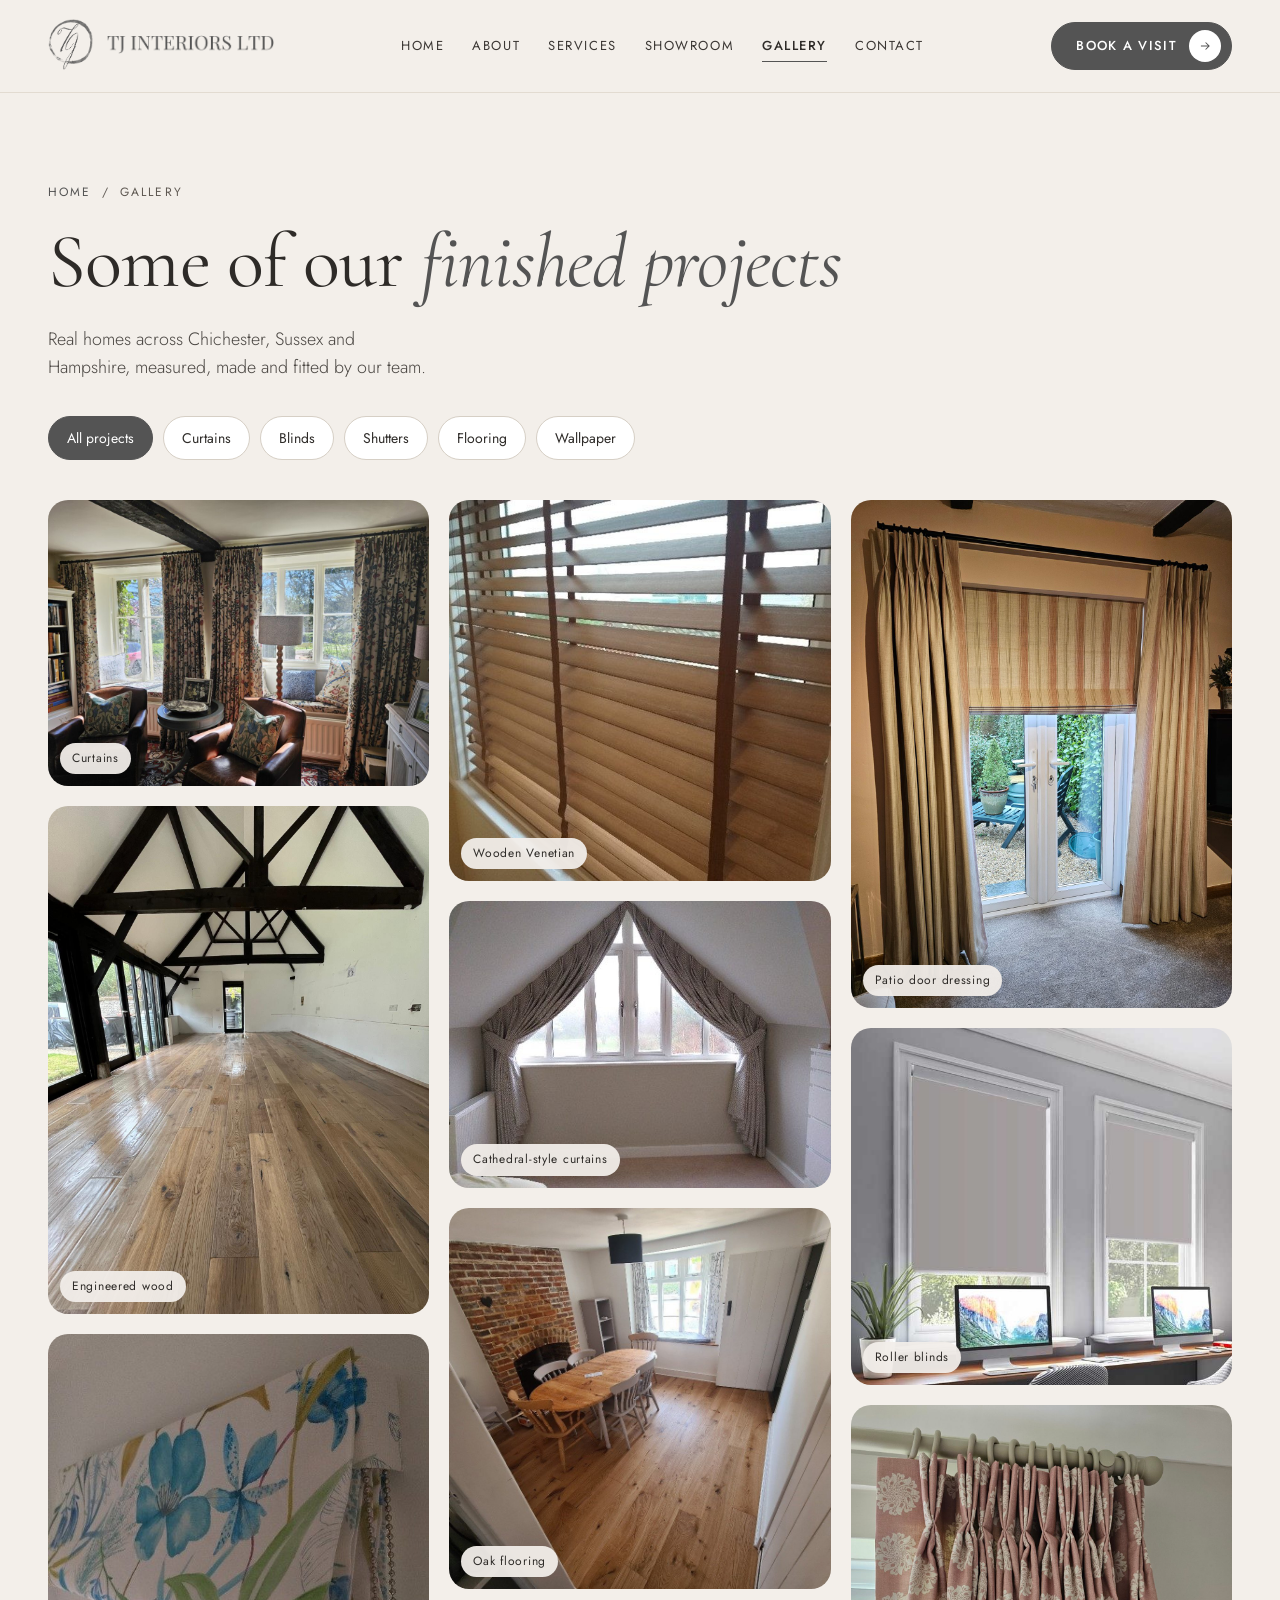
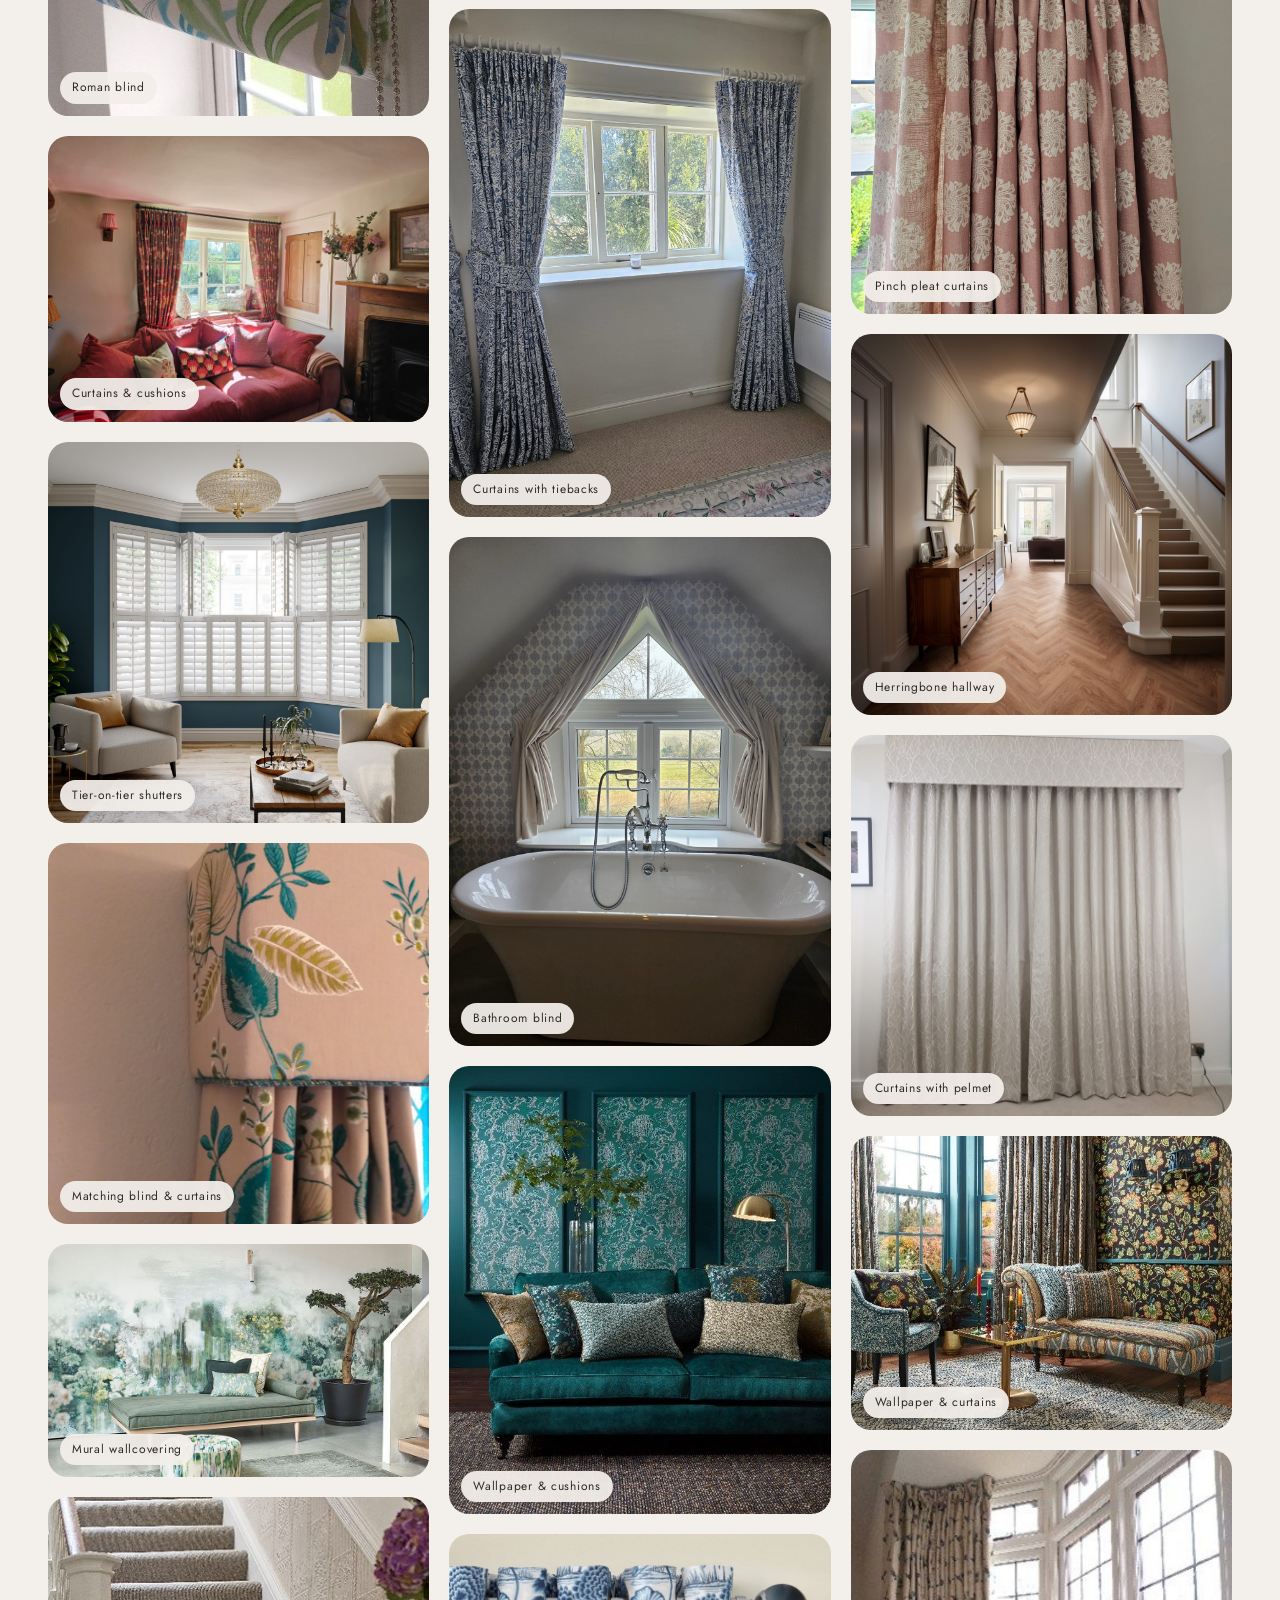
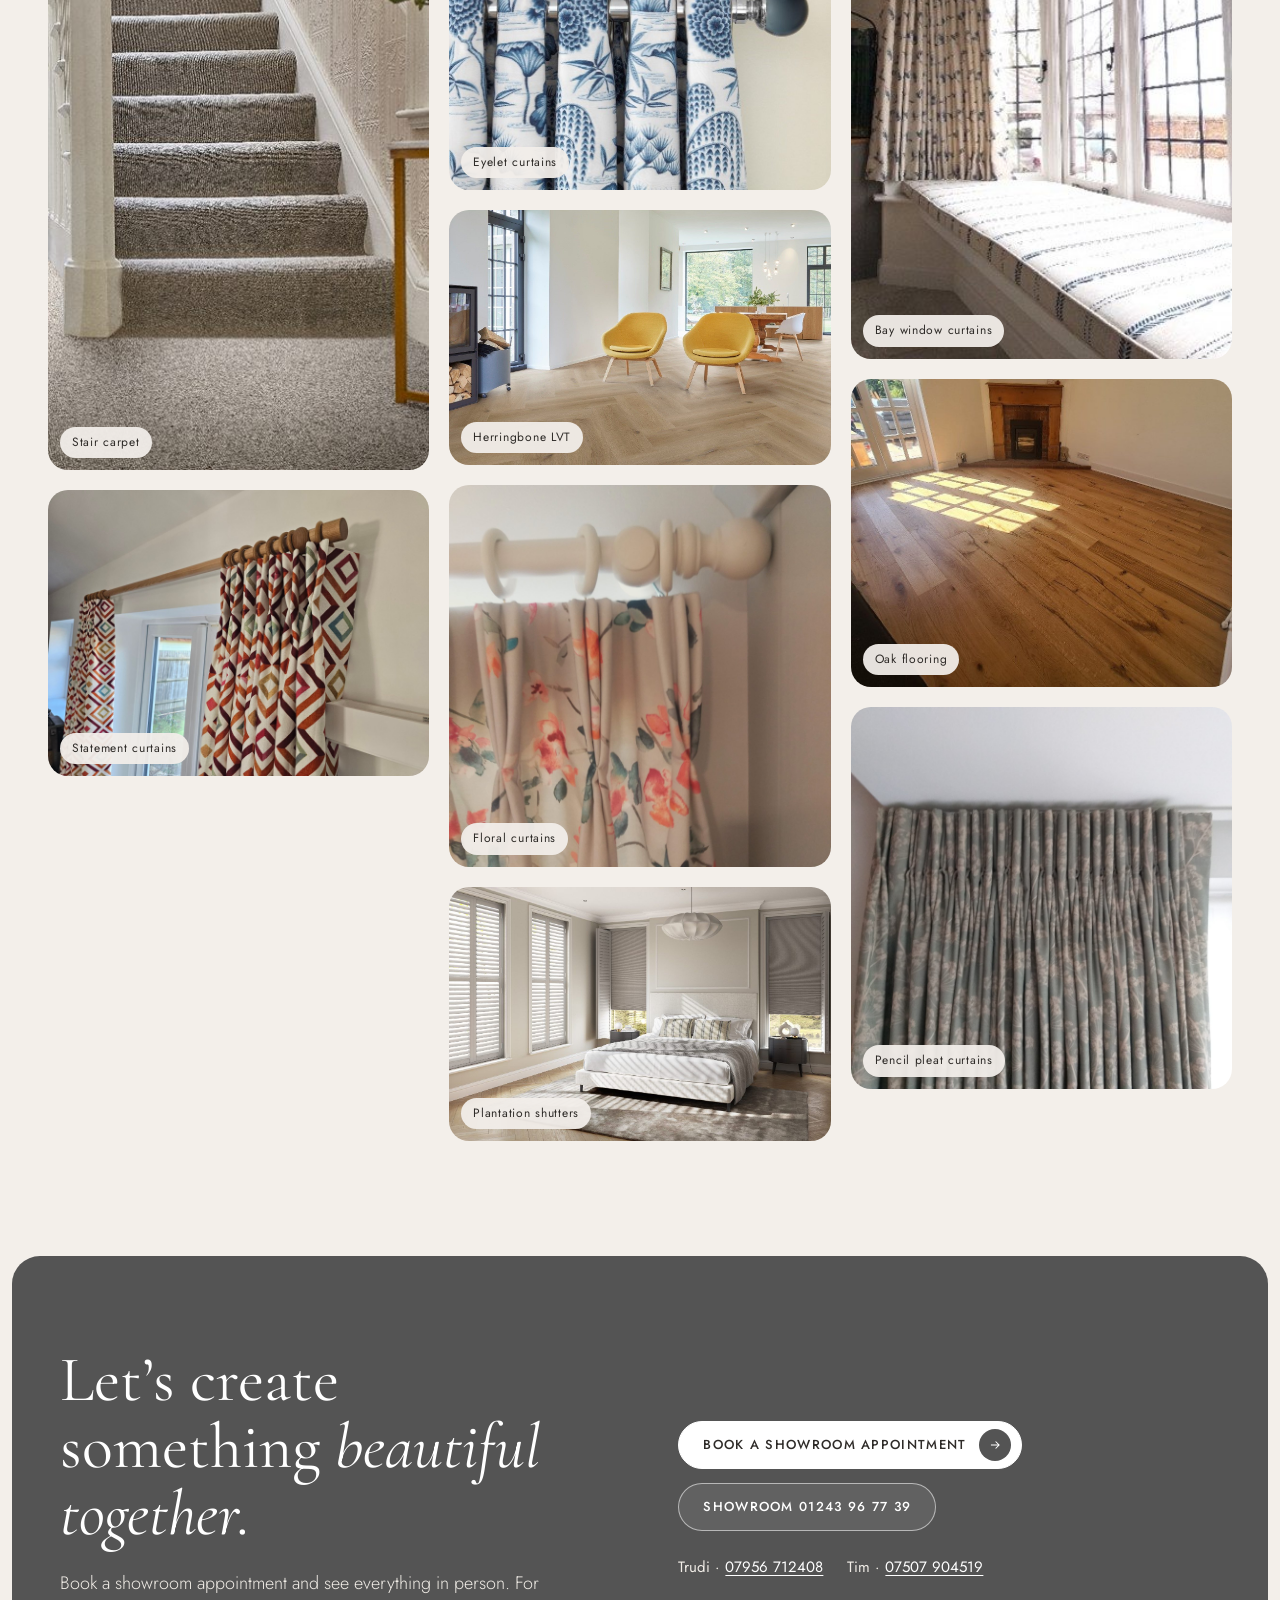
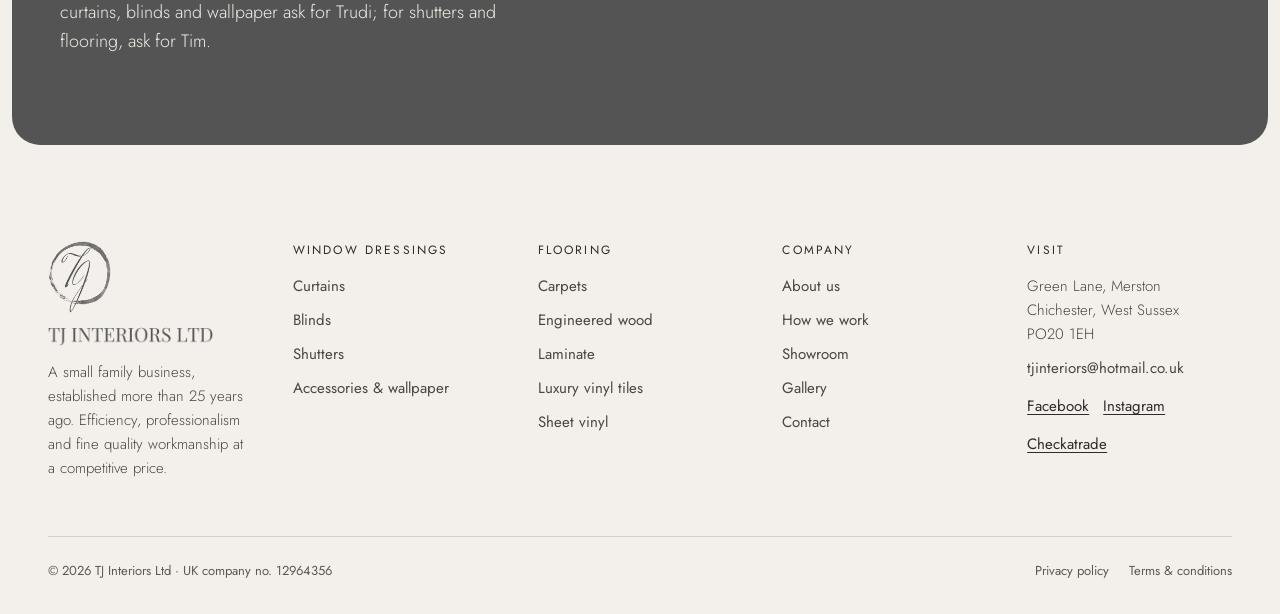
<file: gallery.html>
<!doctype html>
<html lang="en-GB">
<head>
<meta charset="utf-8">
<meta name="viewport" content="width=device-width, initial-scale=1">
<title>Gallery | TJ Interiors Ltd</title>
<meta name="description" content="Finished curtain, blind, shutter, flooring and wallpaper projects by TJ Interiors Ltd.">
<meta property="og:title" content="Gallery | TJ Interiors Ltd">
<meta property="og:description" content="Finished curtain, blind, shutter, flooring and wallpaper projects by TJ Interiors Ltd.">
<meta name="theme-color" content="#545454">
<link rel="icon" type="image/png" href="images/favicon.png">
<link rel="apple-touch-icon" href="images/apple-touch-icon.png">
<meta property="og:image" content="images/og-image.jpg">
<meta property="og:type" content="website">
<link rel="stylesheet" href="https://fonts.googleapis.com/css2?family=Cormorant+Garamond:ital,wght@0,400;0,500;0,600;1,400;1,500&amp;family=Jost:wght@300;400;500&amp;family=Great+Vibes&amp;display=swap">
<link rel="stylesheet" href="css/site.css">
<style>body{margin:0}</style>
</head>
<body>
<div class="site motion-on labels-none" style="font-family: 'Jost', system-ui, sans-serif; color: #2E2B28">

<header class="sh" style="font-family: 'Jost', system-ui, sans-serif; color: #2E2B28">
<div class="wrap sh-row">
<a href="index.html" aria-label="TJ Interiors Ltd, home" style="line-height: 1; color: #545454; flex: none">
<span class="brand" style="display: inline-flex; align-items: center; gap: 14px"><img src="images/logo-monogram-grey.png" alt="" style="height: clamp(44px, 4vw, 56px); width: auto"><img src="images/logo-wordmark-grey.png" alt="TJ Interiors Ltd" style="height: clamp(15px, 1.5vw, 21px); width: auto"></span>
</a>
<nav class="sh-nav" aria-label="Main">
<a class="sh-link" href="index.html">Home</a>
<a class="sh-link" href="about.html">About</a>
<a class="sh-link" href="services.html">Services</a>
<a class="sh-link" href="showroom.html">Showroom</a>
<a class="sh-link on" href="gallery.html">Gallery</a>
<a class="sh-link" href="contact.html">Contact</a>
</nav>
<div style="display: flex; align-items: center; gap: 10px">
<a class="pill pill-line pill-plain sh-cta sh-phone" href="tel:+441243967739">01243 96 77 39</a>
<a class="pill pill-dark sh-cta" href="contact.html">Book a visit<span class="dot"><svg width="14" height="14" viewBox="0 0 24 24" fill="none" stroke="currentColor" stroke-width="1.8" aria-hidden="true"><path d="M5 12h14M13 6l6 6-6 6"></path></svg></span></a>
<button class="sh-menu" type="button" aria-label="Open menu" aria-expanded="false" data-action="menu">
<span class="dcif" data-if="open" hidden><svg width="20" height="20" viewBox="0 0 24 24" fill="none" stroke="currentColor" stroke-width="1.6" aria-hidden="true"><path d="M6 6l12 12M18 6L6 18"></path></svg></span>
<span class="dcif" data-if="closed"><svg width="20" height="20" viewBox="0 0 24 24" fill="none" stroke="currentColor" stroke-width="1.6" aria-hidden="true"><path d="M4 8h16M4 16h16"></path></svg></span>
</button>
</div>
</div>
<span class="dcif" data-if="open" hidden>
<nav class="wrap sh-drawer" aria-label="Mobile">
<a class="m" href="index.html">Home</a>
<a class="m" href="about.html">About</a>
<a class="m" href="services.html">Services</a>
<a class="m" href="showroom.html">Showroom</a>
<a class="m" href="gallery.html">Gallery</a>
<a class="m" href="contact.html">Contact</a>
<div style="display: flex; flex-wrap: wrap; gap: 10px; padding-top: 18px">
<a class="pill pill-dark" href="contact.html">Book a visit<span class="dot"><svg width="14" height="14" viewBox="0 0 24 24" fill="none" stroke="currentColor" stroke-width="1.8" aria-hidden="true"><path d="M5 12h14M13 6l6 6-6 6"></path></svg></span></a>
<a class="pill pill-line pill-plain" href="tel:+441243967739">Call 01243 96 77 39</a>
</div>
</nav>
</span>
</header>


<section style="padding-top: clamp(56px, 7vw, 96px); padding-bottom: 40px">
<div class="wrap stack" style="gap: 22px">
<nav class="label" aria-label="Breadcrumb" style="display: flex; gap: 10px"><a href="index.html" style="color: #545454">Home</a><span aria-hidden="true">/</span><span>Gallery</span></nav>
<div class="head-row">
<h1 class="h1" style="max-width: 820px">Some of our <em>finished projects</em></h1>
<p class="lead" style="max-width: 380px">Real homes across Chichester, Sussex and Hampshire, measured, made and fitted by our team.</p>
</div>
<div role="group" aria-label="Filter projects" style="display: flex; flex-wrap: wrap; gap: 10px; padding-top: 12px">
<button type="button" class="chip on" aria-pressed="true" data-filter="all">All projects</button>
<button type="button" class="chip" aria-pressed="false" data-filter="cur">Curtains</button>
<button type="button" class="chip" aria-pressed="false" data-filter="blind">Blinds</button>
<button type="button" class="chip" aria-pressed="false" data-filter="shut">Shutters</button>
<button type="button" class="chip" aria-pressed="false" data-filter="floor">Flooring</button>
<button type="button" class="chip" aria-pressed="false" data-filter="wall">Wallpaper</button>
</div>
</div>
</section>

<section style="padding-bottom: clamp(72px, 9vw, 128px)">
<div class="wrap">
<div class="masonry">
<figure class="gitem" data-cat="cur"><img src="images/lounge-curtains.jpg" alt="Lounge with full-length patterned curtains"><figcaption>Curtains</figcaption></figure>
<figure class="gitem" data-cat="floor"><img src="images/oak-floor-barn.jpg" alt="Oak floor in a vaulted barn conversion"><figcaption>Engineered wood</figcaption></figure>
<figure class="gitem" data-cat="blind"><img src="images/floral-roman-blind.jpg" alt="Floral Roman blind"><figcaption>Roman blind</figcaption></figure>
<figure class="gitem" data-cat="cur"><img src="images/red-curtains-sitting-room.jpg" alt="Sitting room with red patterned curtains"><figcaption>Curtains &amp; cushions</figcaption></figure>
<figure class="gitem" data-cat="shut"><img src="images/tier-on-tier-shutters.jpg" alt="Bay window with white tier-on-tier shutters"><figcaption>Tier-on-tier shutters</figcaption></figure>
<figure class="gitem" data-cat="cur"><img src="images/leaf-print-blind-curtains.jpg" alt="Matching Roman blind and curtains in a leaf print"><figcaption>Matching blind &amp; curtains</figcaption></figure>
<figure class="gitem" data-cat="wall"><img src="images/mural-wallcovering.jpg" alt="Painterly mural wallcovering"><figcaption>Mural wallcovering</figcaption></figure>
<figure class="gitem" data-cat="floor"><img src="images/stair-carpet.jpg" alt="Carpeted staircase"><figcaption>Stair carpet</figcaption></figure>
<figure class="gitem" data-cat="cur"><img src="images/geometric-curtains.jpg" alt="Bold geometric curtains on a wooden pole"><figcaption>Statement curtains</figcaption></figure>
<figure class="gitem" data-cat="blind"><img src="images/wooden-venetian-blind.jpg" alt="Wooden Venetian blind"><figcaption>Wooden Venetian</figcaption></figure>
<figure class="gitem" data-cat="cur"><img src="images/cathedral-curtains.jpg" alt="Cathedral-style curtains on an apex window"><figcaption>Cathedral-style curtains</figcaption></figure>
<figure class="gitem" data-cat="floor"><img src="images/oak-floor-dining.jpg" alt="Oak floor in a dining room"><figcaption>Oak flooring</figcaption></figure>
<figure class="gitem" data-cat="cur"><img src="images/blue-curtains-tiebacks.jpg" alt="Blue patterned curtains with tiebacks"><figcaption>Curtains with tiebacks</figcaption></figure>
<figure class="gitem" data-cat="blind"><img src="images/bathroom-blind.jpg" alt="Bathroom with a fitted blind on a gable window"><figcaption>Bathroom blind</figcaption></figure>
<figure class="gitem" data-cat="wall"><img src="images/teal-room-cushions.jpg" alt="Teal room with botanical wallpaper panels and cushions"><figcaption>Wallpaper &amp; cushions</figcaption></figure>
<figure class="gitem" data-cat="cur"><img src="images/eyelet-curtains.jpg" alt="Blue and white eyelet curtains on a chrome pole"><figcaption>Eyelet curtains</figcaption></figure>
<figure class="gitem" data-cat="floor"><img src="images/herringbone-lvt.jpg" alt="Herringbone luxury vinyl floor in a living room"><figcaption>Herringbone LVT</figcaption></figure>
<figure class="gitem" data-cat="cur"><img src="images/floral-curtains.jpg" alt="Floral curtains on a white wooden pole"><figcaption>Floral curtains</figcaption></figure>
<figure class="gitem" data-cat="shut"><img src="images/bedroom-shutters.jpg" alt="Bedroom with plantation shutters"><figcaption>Plantation shutters</figcaption></figure>
<figure class="gitem" data-cat="cur"><img src="images/patio-door-curtains.jpg" alt="Gold curtains and a striped Roman blind at patio doors"><figcaption>Patio door dressing</figcaption></figure>
<figure class="gitem" data-cat="blind"><img src="images/roller-blinds-office.jpg" alt="Grey roller blinds in a home office"><figcaption>Roller blinds</figcaption></figure>
<figure class="gitem" data-cat="cur"><img src="images/pink-pleat-curtains.jpg" alt="Pink pinch pleat curtains"><figcaption>Pinch pleat curtains</figcaption></figure>
<figure class="gitem" data-cat="floor"><img src="images/hallway-herringbone-oak.jpg" alt="Herringbone oak hallway"><figcaption>Herringbone hallway</figcaption></figure>
<figure class="gitem" data-cat="cur"><img src="images/curtains-with-pelmet.jpg" alt="Neutral curtains under a fabric pelmet"><figcaption>Curtains with pelmet</figcaption></figure>
<figure class="gitem" data-cat="wall"><img src="images/patterned-curtains-wallpaper.jpg" alt="Patterned wallpaper and matching curtains"><figcaption>Wallpaper &amp; curtains</figcaption></figure>
<figure class="gitem" data-cat="cur"><img src="images/bay-window-curtains.jpg" alt="Curtains framing a bay window seat"><figcaption>Bay window curtains</figcaption></figure>
<figure class="gitem" data-cat="floor"><img src="images/oak-floor-fireplace.jpg" alt="Oak floor by a fireplace"><figcaption>Oak flooring</figcaption></figure>
<figure class="gitem" data-cat="cur"><img src="images/pencil-pleat-curtains.jpg" alt="Pencil pleat curtains in a soft print"><figcaption>Pencil pleat curtains</figcaption></figure>
</div>
<span class="dcif" data-if="empty" hidden><p class="lead" style="text-align: center; padding: 40px 0">More projects coming soon.</p></span>
</div>
</section>


<div style="font-family: 'Jost', system-ui, sans-serif; color: #2E2B28; background: #F3EFEA; line-height: 1.6">

<section style="padding: 0 12px">
<div class="sf-cta">
<div class="wrap split">
<div class="stack on-dark" style="gap: 22px">
<h2 class="h2" style="font-size: clamp(40px, 5vw, 68px)">Let’s create something <em>beautiful together.</em></h2>
<p style="margin: 0; font-size: 18px; font-weight: 300; color: #F1EDE7; max-width: 480px">Book a showroom appointment and see everything in person. For curtains, blinds and wallpaper ask for Trudi; for shutters and flooring, ask for Tim.</p>
</div>
<div class="stack" style="gap: 14px; align-items: flex-start">
<a class="pill pill-light" href="contact.html">Book a showroom appointment<span class="dot"><svg width="14" height="14" viewBox="0 0 24 24" fill="none" stroke="currentColor" stroke-width="1.8" aria-hidden="true"><path d="M5 12h14M13 6l6 6-6 6"></path></svg></span></a>
<a class="pill pill-ghost" href="tel:+441243967739">Showroom 01243 96 77 39</a>
<div style="display: flex; flex-wrap: wrap; gap: 8px 24px; padding-top: 10px; font-size: 15px; color: #F1EDE7">
<span>Trudi · <a href="tel:+447956712408" style="color: #FFFFFF; text-decoration: underline; text-underline-offset: 3px">07956 712408</a></span>
<span>Tim · <a href="tel:+447507904519" style="color: #FFFFFF; text-decoration: underline; text-underline-offset: 3px">07507 904519</a></span>
</div>
</div>
</div>
</div>
</section>

<footer style="padding-top: clamp(64px, 8vw, 96px); padding-bottom: 32px">
<div class="wrap stack" style="gap: 56px">
<div style="display: grid; grid-template-columns: repeat(auto-fit, minmax(min(100%, 190px), 1fr)); gap: 40px">
<div class="stack" style="gap: 14px">
<span class="brand" style="display: inline-flex; flex-direction: column; align-items: flex-start; gap: 14px"><img src="images/logo-monogram-grey.png" alt="" style="height: 72px; width: auto"><img src="images/logo-wordmark-grey.png" alt="TJ Interiors Ltd" style="height: 19px; width: auto; max-width: 100%"></span>
<p style="margin: 0; font-size: 15px; font-weight: 300; color: #4A4642; max-width: 280px">A small family business, established more than 25 years ago. Efficiency, professionalism and fine quality workmanship at a competitive price.</p>
</div>
<div class="stack" style="gap: 10px">
<div class="label" style="color: #2E2B28; margin-bottom: 4px">Window dressings</div>
<a class="flink" href="curtains.html">Curtains</a>
<a class="flink" href="blinds.html">Blinds</a>
<a class="flink" href="shutters.html">Shutters</a>
<a class="flink" href="accessories.html">Accessories &amp; wallpaper</a>
</div>
<div class="stack" style="gap: 10px">
<div class="label" style="color: #2E2B28; margin-bottom: 4px">Flooring</div>
<a class="flink" href="carpets.html">Carpets</a>
<a class="flink" href="engineered-wood.html">Engineered wood</a>
<a class="flink" href="laminate.html">Laminate</a>
<a class="flink" href="luxury-vinyl-tiles.html">Luxury vinyl tiles</a>
<a class="flink" href="sheet-vinyl.html">Sheet vinyl</a>
</div>
<div class="stack" style="gap: 10px">
<div class="label" style="color: #2E2B28; margin-bottom: 4px">Company</div>
<a class="flink" href="about.html">About us</a>
<a class="flink" href="services.html">How we work</a>
<a class="flink" href="showroom.html">Showroom</a>
<a class="flink" href="gallery.html">Gallery</a>
<a class="flink" href="contact.html">Contact</a>
</div>
<div class="stack" style="gap: 10px">
<div class="label" style="color: #2E2B28; margin-bottom: 4px">Visit</div>
<span style="font-size: 15px; font-weight: 300; color: #4A4642">Green Lane, Merston<br>Chichester, West Sussex<br>PO20 1EH</span>
<a class="flink" href="mailto:tjinteriors@hotmail.co.uk" style="word-break: break-all">tjinteriors@hotmail.co.uk</a>
<div style="display: flex; flex-wrap: wrap; gap: 14px; padding-top: 4px">
<a href="https://www.facebook.com" style="color: #2E2B28; text-decoration: underline; text-underline-offset: 3px; font-size: 15px">Facebook</a>
<a href="https://www.instagram.com" style="color: #2E2B28; text-decoration: underline; text-underline-offset: 3px; font-size: 15px">Instagram</a>
<a href="https://www.checkatrade.com" style="color: #2E2B28; text-decoration: underline; text-underline-offset: 3px; font-size: 15px">Checkatrade</a>
</div>
</div>
</div>
<div style="display: flex; flex-wrap: wrap; justify-content: space-between; gap: 16px; padding-top: 24px; border-top: 1px solid #D6CFC5; font-size: 13px; color: #5E5852">
<span>© 2026 TJ Interiors Ltd · UK company no. 12964356</span>
<div style="display: flex; gap: 20px"><a href="#privacy" style="color: #5E5852">Privacy policy</a><a href="#terms" style="color: #5E5852">Terms &amp; conditions</a></div>
</div>
</div>
</footer>
</div>

</div>
<script src="js/site.js" defer></script>
</body>
</html>
</file>
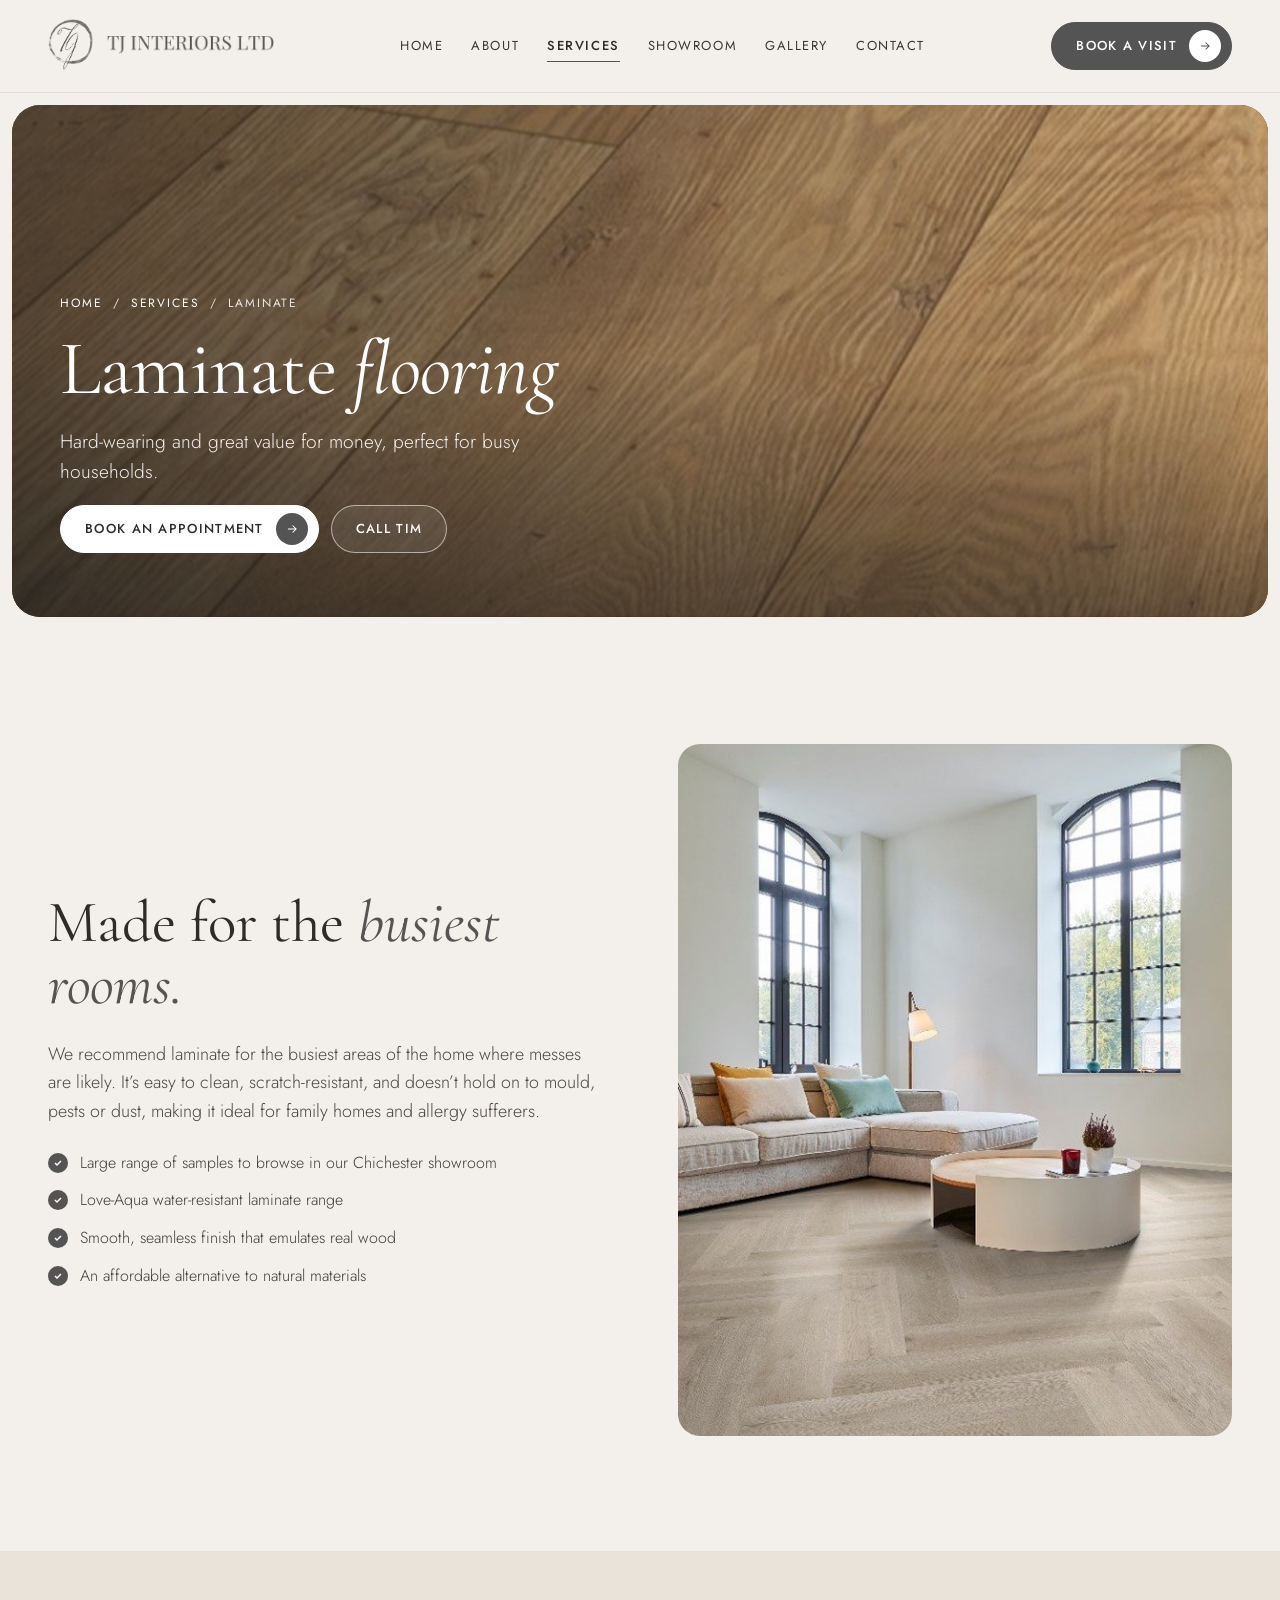
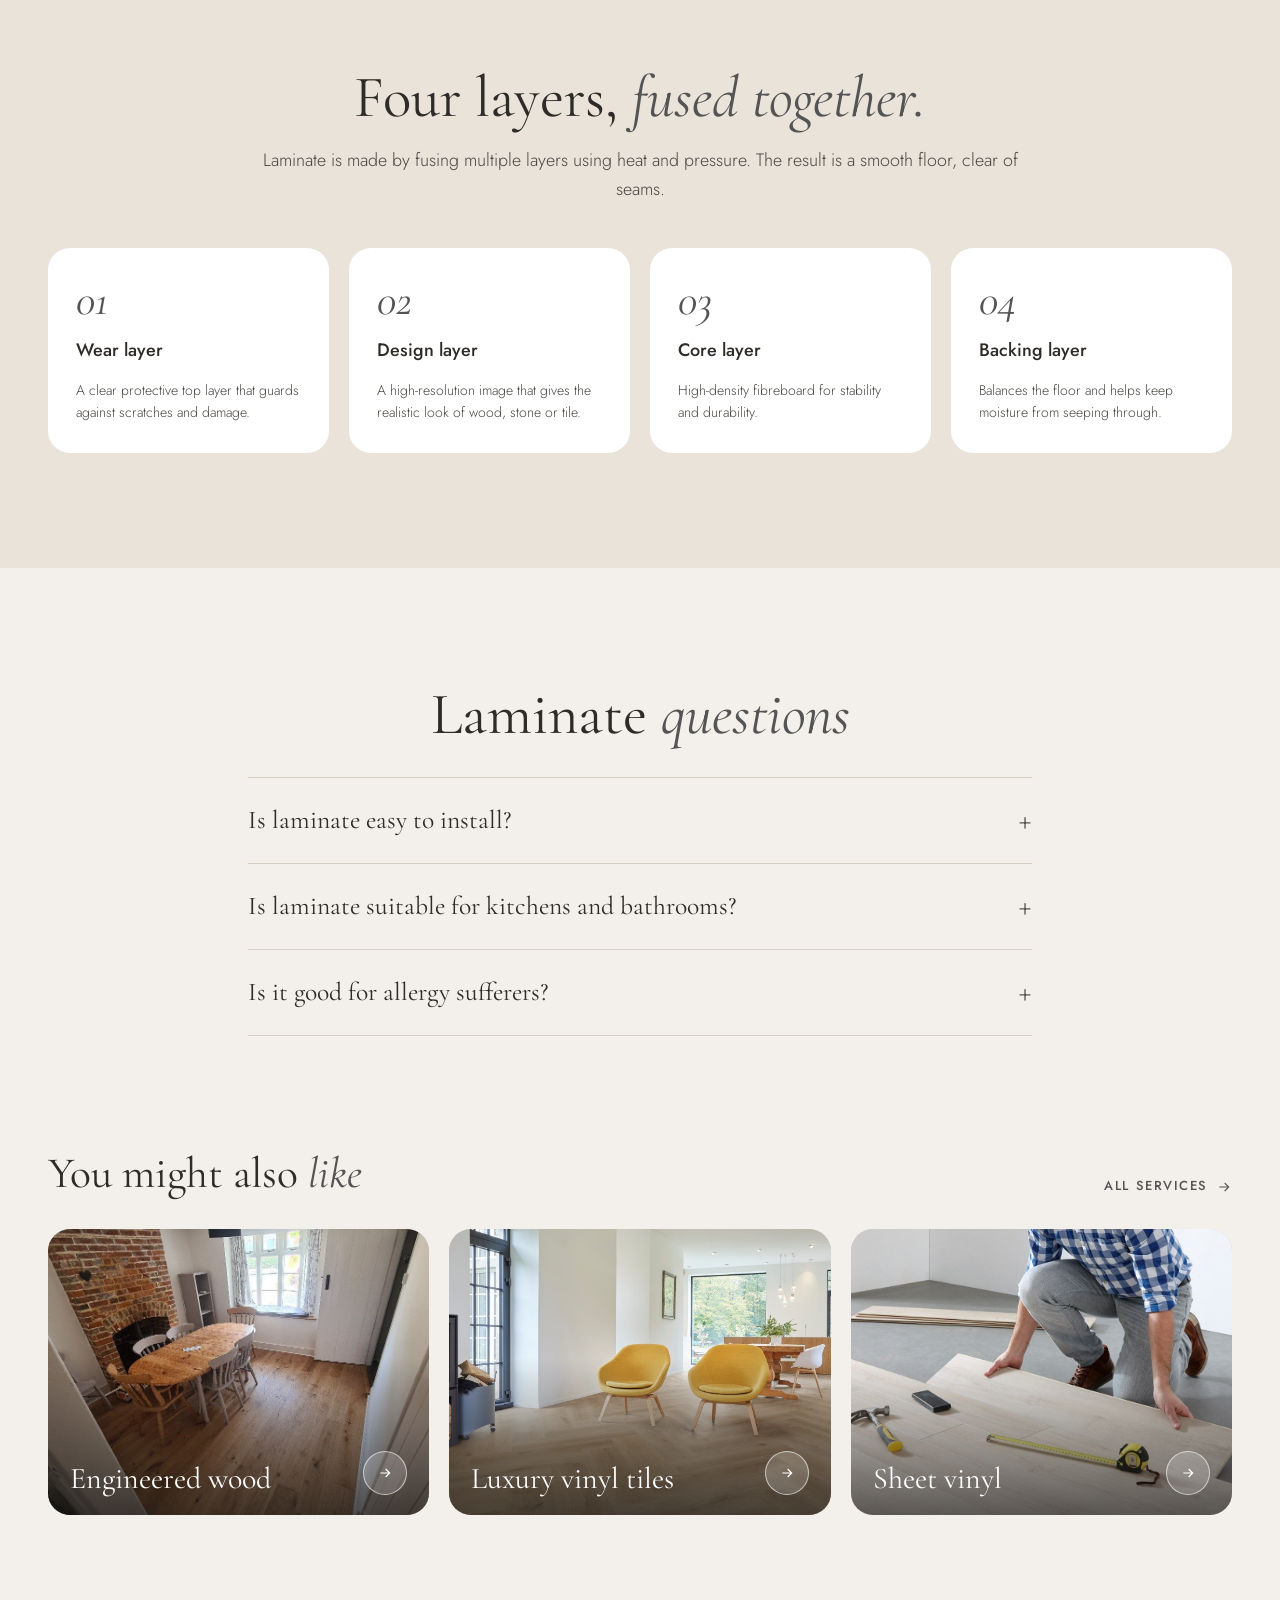
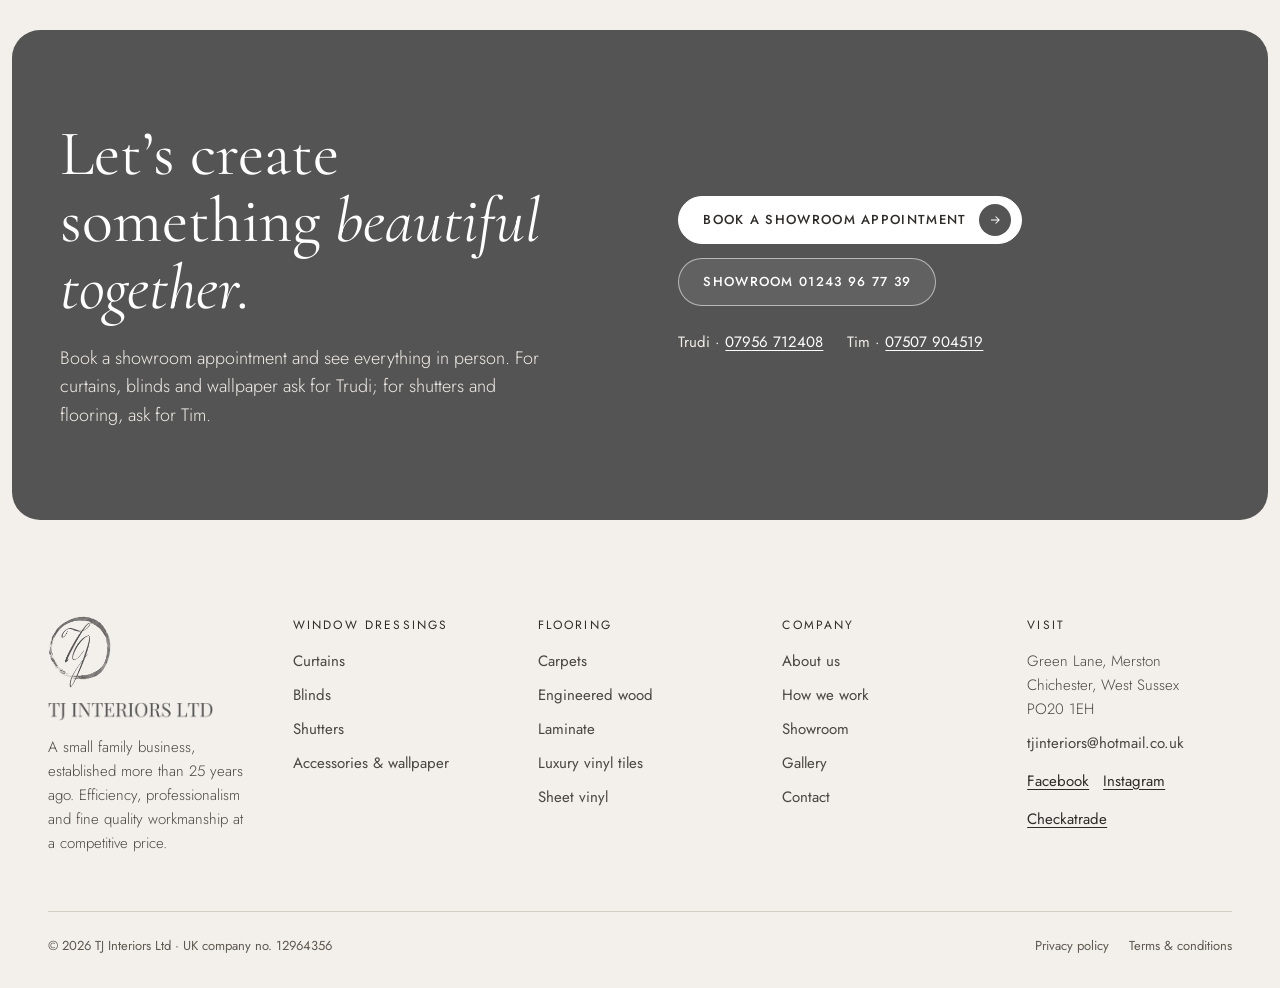
<file: laminate.html>
<!doctype html>
<html lang="en-GB">
<head>
<meta charset="utf-8">
<meta name="viewport" content="width=device-width, initial-scale=1">
<title>Laminate flooring | TJ Interiors Ltd, Chichester</title>
<meta name="description" content="Hard-wearing, great-value laminate flooring including the water-resistant Love-Aqua range.">
<meta property="og:title" content="Laminate flooring | TJ Interiors Ltd, Chichester">
<meta property="og:description" content="Hard-wearing, great-value laminate flooring including the water-resistant Love-Aqua range.">
<meta name="theme-color" content="#545454">
<link rel="icon" type="image/png" href="images/favicon.png">
<link rel="apple-touch-icon" href="images/apple-touch-icon.png">
<meta property="og:image" content="images/og-image.jpg">
<meta property="og:type" content="website">
<link rel="stylesheet" href="https://fonts.googleapis.com/css2?family=Cormorant+Garamond:ital,wght@0,400;0,500;0,600;1,400;1,500&amp;family=Jost:wght@300;400;500&amp;family=Great+Vibes&amp;display=swap">
<link rel="stylesheet" href="css/site.css">
<style>body{margin:0}</style>
</head>
<body>
<div class="site motion-on labels-none" style="font-family: 'Jost', system-ui, sans-serif; color: #2E2B28">

<header class="sh" style="font-family: 'Jost', system-ui, sans-serif; color: #2E2B28">
<div class="wrap sh-row">
<a href="index.html" aria-label="TJ Interiors Ltd, home" style="line-height: 1; color: #545454; flex: none">
<span class="brand" style="display: inline-flex; align-items: center; gap: 14px"><img src="images/logo-monogram-grey.png" alt="" style="height: clamp(44px, 4vw, 56px); width: auto"><img src="images/logo-wordmark-grey.png" alt="TJ Interiors Ltd" style="height: clamp(15px, 1.5vw, 21px); width: auto"></span>
</a>
<nav class="sh-nav" aria-label="Main">
<a class="sh-link" href="index.html">Home</a>
<a class="sh-link" href="about.html">About</a>
<a class="sh-link on" href="services.html">Services</a>
<a class="sh-link" href="showroom.html">Showroom</a>
<a class="sh-link" href="gallery.html">Gallery</a>
<a class="sh-link" href="contact.html">Contact</a>
</nav>
<div style="display: flex; align-items: center; gap: 10px">
<a class="pill pill-line pill-plain sh-cta sh-phone" href="tel:+441243967739">01243 96 77 39</a>
<a class="pill pill-dark sh-cta" href="contact.html">Book a visit<span class="dot"><svg width="14" height="14" viewBox="0 0 24 24" fill="none" stroke="currentColor" stroke-width="1.8" aria-hidden="true"><path d="M5 12h14M13 6l6 6-6 6"></path></svg></span></a>
<button class="sh-menu" type="button" aria-label="Open menu" aria-expanded="false" data-action="menu">
<span class="dcif" data-if="open" hidden><svg width="20" height="20" viewBox="0 0 24 24" fill="none" stroke="currentColor" stroke-width="1.6" aria-hidden="true"><path d="M6 6l12 12M18 6L6 18"></path></svg></span>
<span class="dcif" data-if="closed"><svg width="20" height="20" viewBox="0 0 24 24" fill="none" stroke="currentColor" stroke-width="1.6" aria-hidden="true"><path d="M4 8h16M4 16h16"></path></svg></span>
</button>
</div>
</div>
<span class="dcif" data-if="open" hidden>
<nav class="wrap sh-drawer" aria-label="Mobile">
<a class="m" href="index.html">Home</a>
<a class="m" href="about.html">About</a>
<a class="m" href="services.html">Services</a>
<a class="m" href="showroom.html">Showroom</a>
<a class="m" href="gallery.html">Gallery</a>
<a class="m" href="contact.html">Contact</a>
<div style="display: flex; flex-wrap: wrap; gap: 10px; padding-top: 18px">
<a class="pill pill-dark" href="contact.html">Book a visit<span class="dot"><svg width="14" height="14" viewBox="0 0 24 24" fill="none" stroke="currentColor" stroke-width="1.8" aria-hidden="true"><path d="M5 12h14M13 6l6 6-6 6"></path></svg></span></a>
<a class="pill pill-line pill-plain" href="tel:+441243967739">Call 01243 96 77 39</a>
</div>
</nav>
</span>
</header>


<div style="padding: 12px">
<section class="phero">
<img src="images/laminate-chestnut-oak.jpg" alt="Close-up of chestnut oak effect laminate flooring">
<div class="phero-scrim"></div>
<div class="wrap"><div class="phero-copy">
<nav class="crumbs" aria-label="Breadcrumb"><a href="index.html">Home</a><span aria-hidden="true">/</span><a href="services.html">Services</a><span aria-hidden="true">/</span><span>Laminate</span></nav>
<h1 class="h1">Laminate <em>flooring</em></h1>
<p style="margin: 0; font-size: clamp(17px, 1.5vw, 20px); font-weight: 300; color: rgba(255,255,255,.92); max-width: 560px">Hard-wearing and great value for money, perfect for busy households.</p>
<div style="display: flex; flex-wrap: wrap; gap: 12px"><a class="pill pill-light" href="contact.html">Book an appointment<span class="dot"><svg width="14" height="14" viewBox="0 0 24 24" fill="none" stroke="currentColor" stroke-width="1.8" aria-hidden="true"><path d="M5 12h14M13 6l6 6-6 6"></path></svg></span></a><a class="pill pill-ghost" href="tel:+447507904519">Call Tim</a></div>
</div></div>
</section>
</div>

<section class="section">
<div class="wrap split">
<div class="stack reveal" style="gap: 24px">
<h2 class="h2">Made for the <em>busiest rooms.</em></h2>
<p class="lead">We recommend laminate for the busiest areas of the home where messes are likely. It’s easy to clean, scratch-resistant, and doesn’t hold on to mould, pests or dust, making it ideal for family homes and allergy sufferers.</p>
<ul class="ticks">
<li>Large range of samples to browse in our Chichester showroom</li>
<li>Love-Aqua water-resistant laminate range</li>
<li>Smooth, seamless finish that emulates real wood</li>
<li>An affordable alternative to natural materials</li>
</ul>
</div>
<div class="photo r45 reveal"><img src="images/light-wood-lvt.jpg" alt="Light wood-effect flooring in a bright living room"></div>
</div>
</section>

<section class="section tint">
<div class="wrap stack" style="gap: 44px">
<div class="stack center reveal" style="gap: 18px; max-width: 760px"><h2 class="h2">Four layers, <em>fused together.</em></h2>
<p class="lead">Laminate is made by fusing multiple layers using heat and pressure. The result is a smooth floor, clear of seams.</p></div>
<div class="grid4">
<div class="card reveal"><span class="num">01</span><h3 style="margin: 0; font-size: 18px; font-weight: 500">Wear layer</h3><p class="body small">A clear protective top layer that guards against scratches and damage.</p></div>
<div class="card reveal"><span class="num">02</span><h3 style="margin: 0; font-size: 18px; font-weight: 500">Design layer</h3><p class="body small">A high-resolution image that gives the realistic look of wood, stone or tile.</p></div>
<div class="card reveal"><span class="num">03</span><h3 style="margin: 0; font-size: 18px; font-weight: 500">Core layer</h3><p class="body small">High-density fibreboard for stability and durability.</p></div>
<div class="card reveal"><span class="num">04</span><h3 style="margin: 0; font-size: 18px; font-weight: 500">Backing layer</h3><p class="body small">Balances the floor and helps keep moisture from seeping through.</p></div>
</div>
</div>
</section>

<section class="section">
<div class="wrap narrow stack" style="gap: 32px">
<div class="stack center reveal" style="gap: 18px"><h2 class="h2">Laminate <em>questions</em></h2></div>
<div class="faq reveal">
<details><summary>Is laminate easy to install?</summary><div><p class="body">Yes. It usually comes in interlocking planks or tiles that fit together without adhesive or nails. Our professional fitters can lay it for you.</p></div></details>
<details><summary>Is laminate suitable for kitchens and bathrooms?</summary><div><p class="body">Standard laminate can be susceptible to moisture damage, so for wetter areas we’d suggest our water-resistant Love-Aqua range, or luxury vinyl tiles or sheet vinyl.</p></div></details>
<details><summary>Is it good for allergy sufferers?</summary><div><p class="body">Laminate doesn’t hold on to dust particles, mould or pests, making it a great choice for allergy sufferers.</p></div></details>
</div>
</div>
</section>

<section style="padding-bottom: clamp(72px, 9vw, 128px)">
<div class="wrap stack" style="gap: 32px">
<div class="head-row reveal"><h2 class="h2" style="font-size: clamp(32px, 3.4vw, 46px)">You might also <em>like</em></h2><a class="textlink" href="services.html">All services<svg width="16" height="16" viewBox="0 0 24 24" fill="none" stroke="currentColor" stroke-width="1.6" aria-hidden="true"><path d="M5 12h14M13 6l6 6-6 6"></path></svg></a></div>
<div class="grid3">
<a class="tile r43 reveal" href="engineered-wood.html"><img src="images/oak-floor-dining.jpg" alt=""><div class="tile-scrim"></div><div class="tile-cap"><span class="serif" style="font-size: 30px; line-height: 1.1">Engineered wood</span><span class="tile-go"><svg width="16" height="16" viewBox="0 0 24 24" fill="none" stroke="currentColor" stroke-width="1.8" aria-hidden="true"><path d="M5 12h14M13 6l6 6-6 6"></path></svg></span></div></a>
<a class="tile r43 reveal" href="luxury-vinyl-tiles.html"><img src="images/herringbone-lvt.jpg" alt=""><div class="tile-scrim"></div><div class="tile-cap"><span class="serif" style="font-size: 30px; line-height: 1.1">Luxury vinyl tiles</span><span class="tile-go"><svg width="16" height="16" viewBox="0 0 24 24" fill="none" stroke="currentColor" stroke-width="1.8" aria-hidden="true"><path d="M5 12h14M13 6l6 6-6 6"></path></svg></span></div></a>
<a class="tile r43 reveal" href="sheet-vinyl.html"><img src="images/vinyl-fitting.jpg" alt=""><div class="tile-scrim"></div><div class="tile-cap"><span class="serif" style="font-size: 30px; line-height: 1.1">Sheet vinyl</span><span class="tile-go"><svg width="16" height="16" viewBox="0 0 24 24" fill="none" stroke="currentColor" stroke-width="1.8" aria-hidden="true"><path d="M5 12h14M13 6l6 6-6 6"></path></svg></span></div></a>
</div>
</div>
</section>


<div style="font-family: 'Jost', system-ui, sans-serif; color: #2E2B28; background: #F3EFEA; line-height: 1.6">

<section style="padding: 0 12px">
<div class="sf-cta">
<div class="wrap split">
<div class="stack on-dark" style="gap: 22px">
<h2 class="h2" style="font-size: clamp(40px, 5vw, 68px)">Let’s create something <em>beautiful together.</em></h2>
<p style="margin: 0; font-size: 18px; font-weight: 300; color: #F1EDE7; max-width: 480px">Book a showroom appointment and see everything in person. For curtains, blinds and wallpaper ask for Trudi; for shutters and flooring, ask for Tim.</p>
</div>
<div class="stack" style="gap: 14px; align-items: flex-start">
<a class="pill pill-light" href="contact.html">Book a showroom appointment<span class="dot"><svg width="14" height="14" viewBox="0 0 24 24" fill="none" stroke="currentColor" stroke-width="1.8" aria-hidden="true"><path d="M5 12h14M13 6l6 6-6 6"></path></svg></span></a>
<a class="pill pill-ghost" href="tel:+441243967739">Showroom 01243 96 77 39</a>
<div style="display: flex; flex-wrap: wrap; gap: 8px 24px; padding-top: 10px; font-size: 15px; color: #F1EDE7">
<span>Trudi · <a href="tel:+447956712408" style="color: #FFFFFF; text-decoration: underline; text-underline-offset: 3px">07956 712408</a></span>
<span>Tim · <a href="tel:+447507904519" style="color: #FFFFFF; text-decoration: underline; text-underline-offset: 3px">07507 904519</a></span>
</div>
</div>
</div>
</div>
</section>

<footer style="padding-top: clamp(64px, 8vw, 96px); padding-bottom: 32px">
<div class="wrap stack" style="gap: 56px">
<div style="display: grid; grid-template-columns: repeat(auto-fit, minmax(min(100%, 190px), 1fr)); gap: 40px">
<div class="stack" style="gap: 14px">
<span class="brand" style="display: inline-flex; flex-direction: column; align-items: flex-start; gap: 14px"><img src="images/logo-monogram-grey.png" alt="" style="height: 72px; width: auto"><img src="images/logo-wordmark-grey.png" alt="TJ Interiors Ltd" style="height: 19px; width: auto; max-width: 100%"></span>
<p style="margin: 0; font-size: 15px; font-weight: 300; color: #4A4642; max-width: 280px">A small family business, established more than 25 years ago. Efficiency, professionalism and fine quality workmanship at a competitive price.</p>
</div>
<div class="stack" style="gap: 10px">
<div class="label" style="color: #2E2B28; margin-bottom: 4px">Window dressings</div>
<a class="flink" href="curtains.html">Curtains</a>
<a class="flink" href="blinds.html">Blinds</a>
<a class="flink" href="shutters.html">Shutters</a>
<a class="flink" href="accessories.html">Accessories &amp; wallpaper</a>
</div>
<div class="stack" style="gap: 10px">
<div class="label" style="color: #2E2B28; margin-bottom: 4px">Flooring</div>
<a class="flink" href="carpets.html">Carpets</a>
<a class="flink" href="engineered-wood.html">Engineered wood</a>
<a class="flink" href="laminate.html">Laminate</a>
<a class="flink" href="luxury-vinyl-tiles.html">Luxury vinyl tiles</a>
<a class="flink" href="sheet-vinyl.html">Sheet vinyl</a>
</div>
<div class="stack" style="gap: 10px">
<div class="label" style="color: #2E2B28; margin-bottom: 4px">Company</div>
<a class="flink" href="about.html">About us</a>
<a class="flink" href="services.html">How we work</a>
<a class="flink" href="showroom.html">Showroom</a>
<a class="flink" href="gallery.html">Gallery</a>
<a class="flink" href="contact.html">Contact</a>
</div>
<div class="stack" style="gap: 10px">
<div class="label" style="color: #2E2B28; margin-bottom: 4px">Visit</div>
<span style="font-size: 15px; font-weight: 300; color: #4A4642">Green Lane, Merston<br>Chichester, West Sussex<br>PO20 1EH</span>
<a class="flink" href="mailto:tjinteriors@hotmail.co.uk" style="word-break: break-all">tjinteriors@hotmail.co.uk</a>
<div style="display: flex; flex-wrap: wrap; gap: 14px; padding-top: 4px">
<a href="https://www.facebook.com" style="color: #2E2B28; text-decoration: underline; text-underline-offset: 3px; font-size: 15px">Facebook</a>
<a href="https://www.instagram.com" style="color: #2E2B28; text-decoration: underline; text-underline-offset: 3px; font-size: 15px">Instagram</a>
<a href="https://www.checkatrade.com" style="color: #2E2B28; text-decoration: underline; text-underline-offset: 3px; font-size: 15px">Checkatrade</a>
</div>
</div>
</div>
<div style="display: flex; flex-wrap: wrap; justify-content: space-between; gap: 16px; padding-top: 24px; border-top: 1px solid #D6CFC5; font-size: 13px; color: #5E5852">
<span>© 2026 TJ Interiors Ltd · UK company no. 12964356</span>
<div style="display: flex; gap: 20px"><a href="#privacy" style="color: #5E5852">Privacy policy</a><a href="#terms" style="color: #5E5852">Terms &amp; conditions</a></div>
</div>
</div>
</footer>
</div>

</div>
<script src="js/site.js" defer></script>
</body>
</html>
</file>
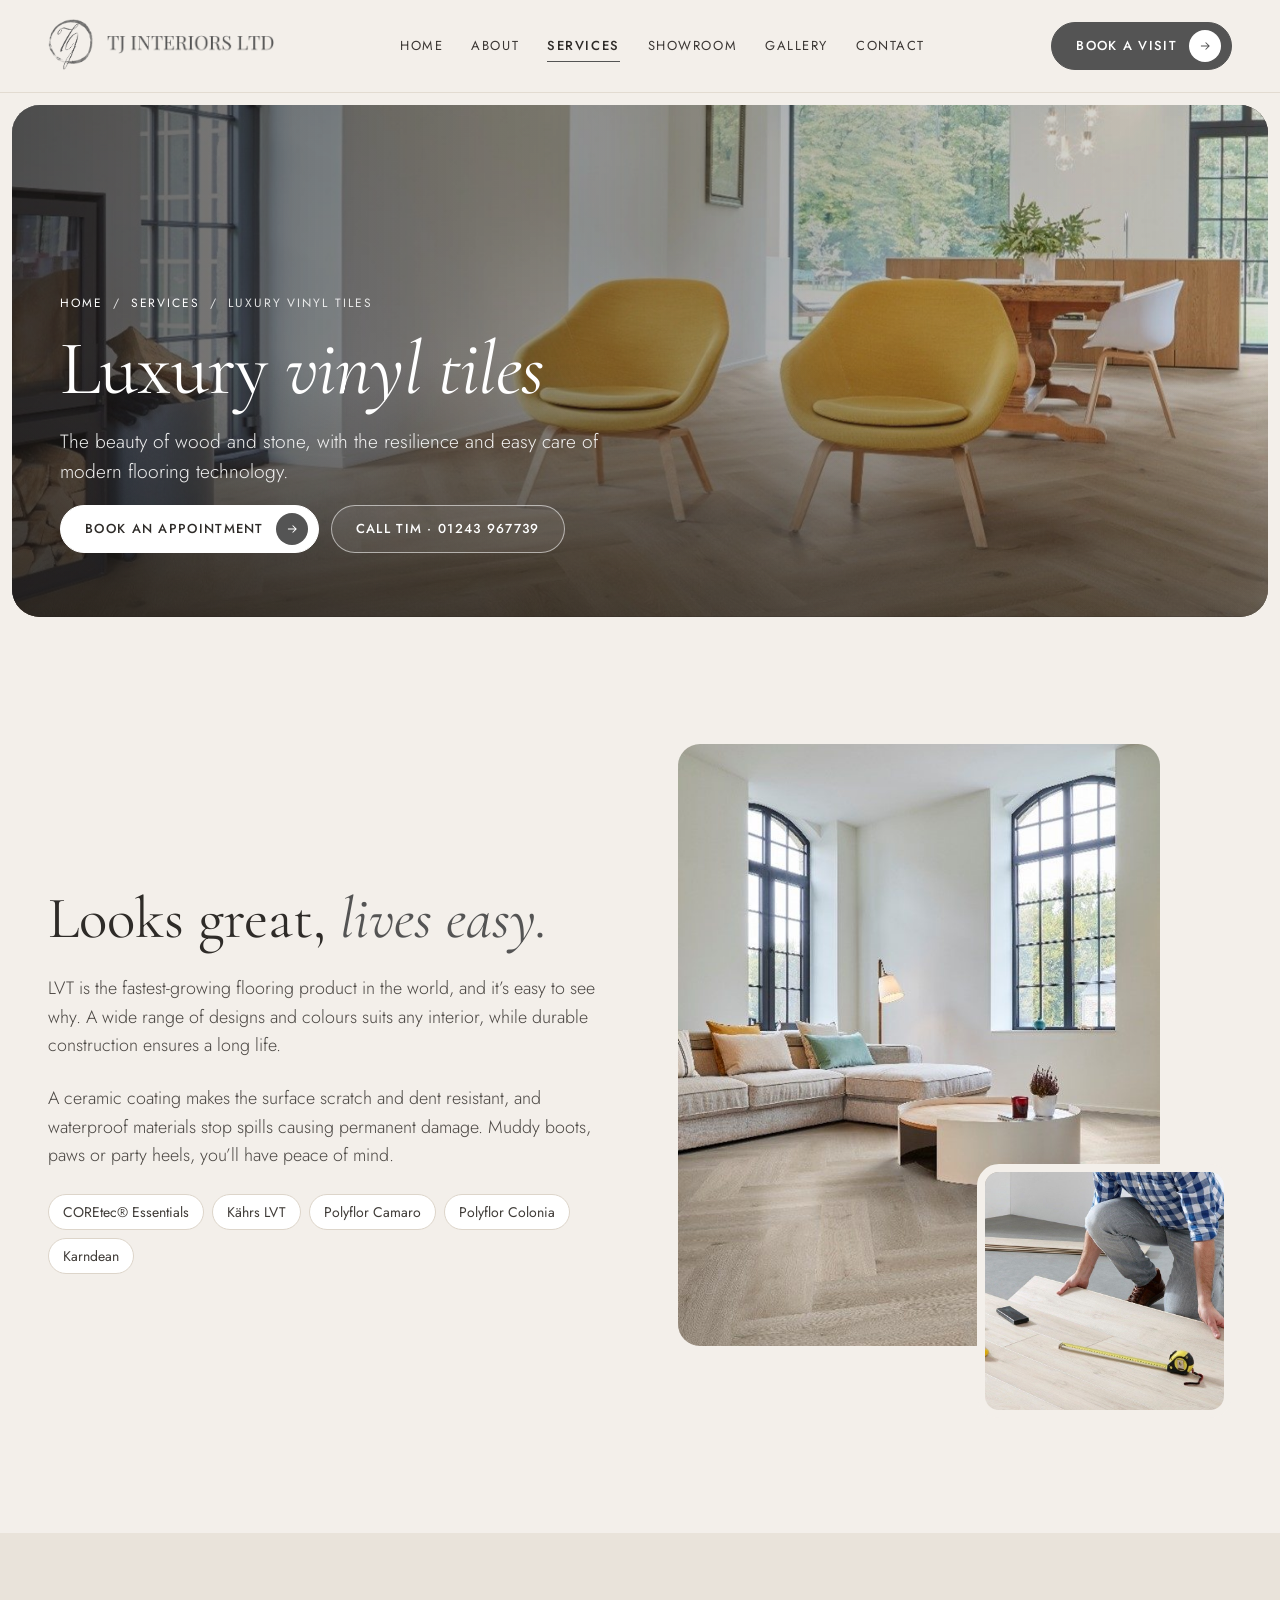
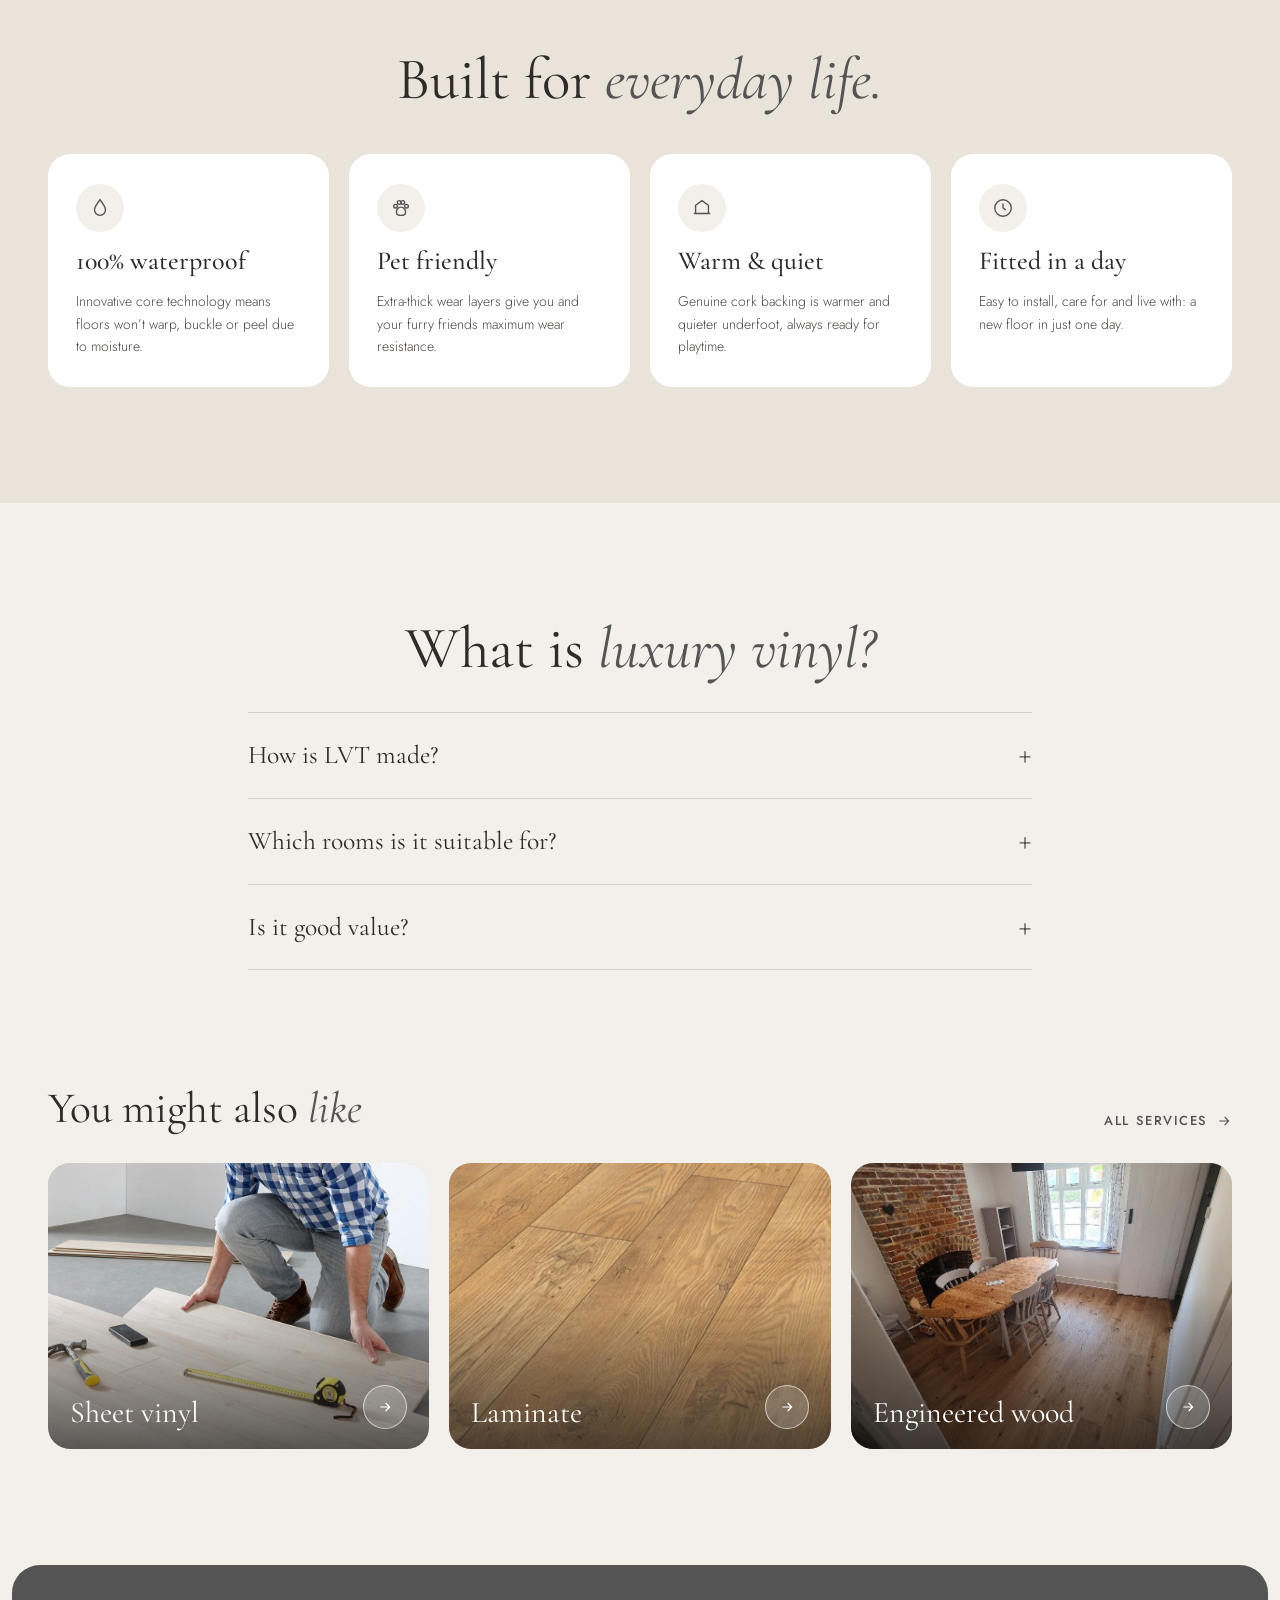
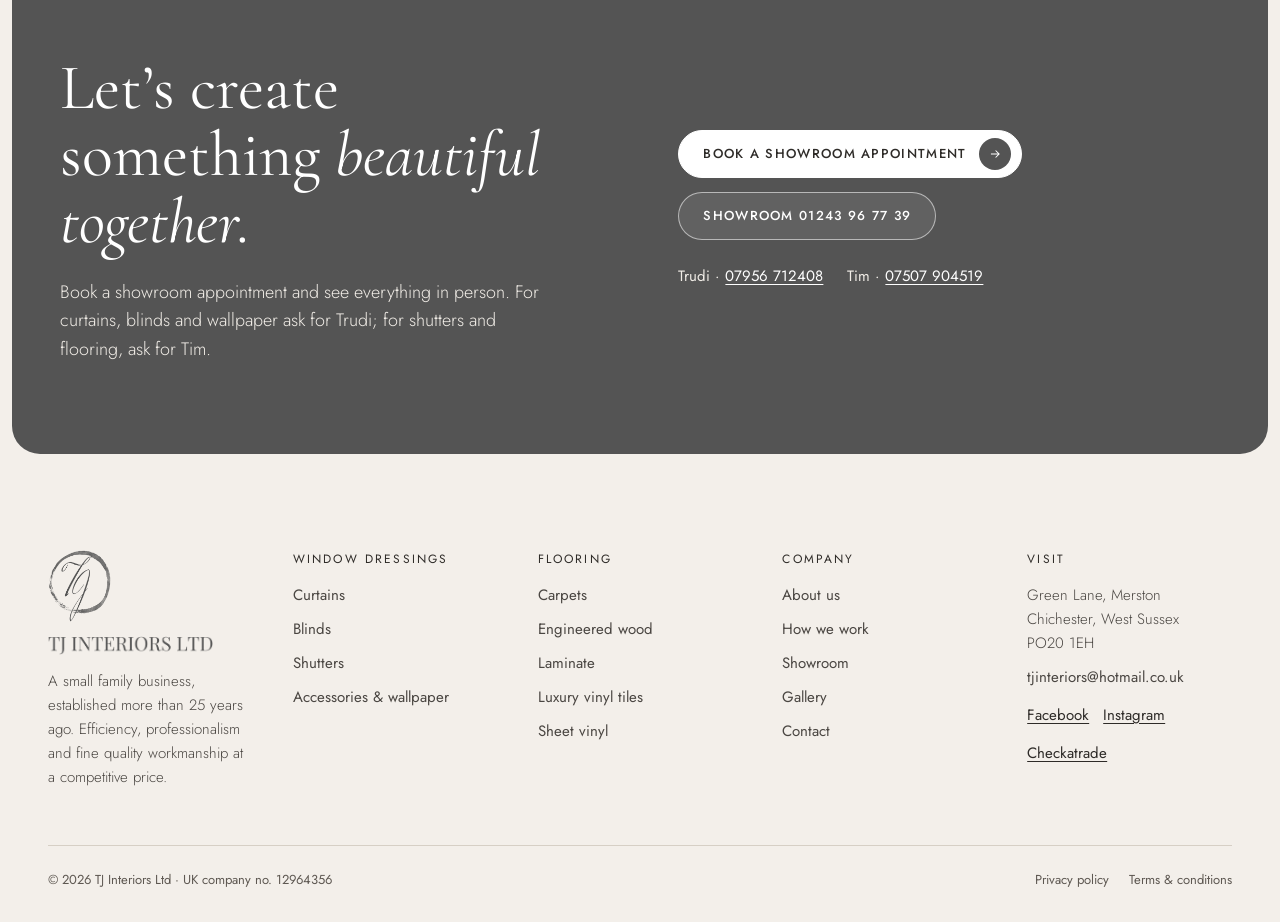
<file: luxury-vinyl-tiles.html>
<!doctype html>
<html lang="en-GB">
<head>
<meta charset="utf-8">
<meta name="viewport" content="width=device-width, initial-scale=1">
<title>Luxury vinyl tiles (LVT) | TJ Interiors Ltd, Chichester</title>
<meta name="description" content="Luxury vinyl tiles from COREtec, Kährs, Polyflor and Karndean: waterproof and pet friendly.">
<meta property="og:title" content="Luxury vinyl tiles (LVT) | TJ Interiors Ltd, Chichester">
<meta property="og:description" content="Luxury vinyl tiles from COREtec, Kährs, Polyflor and Karndean: waterproof and pet friendly.">
<meta name="theme-color" content="#545454">
<link rel="icon" type="image/png" href="images/favicon.png">
<link rel="apple-touch-icon" href="images/apple-touch-icon.png">
<meta property="og:image" content="images/og-image.jpg">
<meta property="og:type" content="website">
<link rel="stylesheet" href="https://fonts.googleapis.com/css2?family=Cormorant+Garamond:ital,wght@0,400;0,500;0,600;1,400;1,500&amp;family=Jost:wght@300;400;500&amp;family=Great+Vibes&amp;display=swap">
<link rel="stylesheet" href="css/site.css">
<style>body{margin:0}</style>
</head>
<body>
<div class="site motion-on labels-none" style="font-family: 'Jost', system-ui, sans-serif; color: #2E2B28">

<header class="sh" style="font-family: 'Jost', system-ui, sans-serif; color: #2E2B28">
<div class="wrap sh-row">
<a href="index.html" aria-label="TJ Interiors Ltd, home" style="line-height: 1; color: #545454; flex: none">
<span class="brand" style="display: inline-flex; align-items: center; gap: 14px"><img src="images/logo-monogram-grey.png" alt="" style="height: clamp(44px, 4vw, 56px); width: auto"><img src="images/logo-wordmark-grey.png" alt="TJ Interiors Ltd" style="height: clamp(15px, 1.5vw, 21px); width: auto"></span>
</a>
<nav class="sh-nav" aria-label="Main">
<a class="sh-link" href="index.html">Home</a>
<a class="sh-link" href="about.html">About</a>
<a class="sh-link on" href="services.html">Services</a>
<a class="sh-link" href="showroom.html">Showroom</a>
<a class="sh-link" href="gallery.html">Gallery</a>
<a class="sh-link" href="contact.html">Contact</a>
</nav>
<div style="display: flex; align-items: center; gap: 10px">
<a class="pill pill-line pill-plain sh-cta sh-phone" href="tel:+441243967739">01243 96 77 39</a>
<a class="pill pill-dark sh-cta" href="contact.html">Book a visit<span class="dot"><svg width="14" height="14" viewBox="0 0 24 24" fill="none" stroke="currentColor" stroke-width="1.8" aria-hidden="true"><path d="M5 12h14M13 6l6 6-6 6"></path></svg></span></a>
<button class="sh-menu" type="button" aria-label="Open menu" aria-expanded="false" data-action="menu">
<span class="dcif" data-if="open" hidden><svg width="20" height="20" viewBox="0 0 24 24" fill="none" stroke="currentColor" stroke-width="1.6" aria-hidden="true"><path d="M6 6l12 12M18 6L6 18"></path></svg></span>
<span class="dcif" data-if="closed"><svg width="20" height="20" viewBox="0 0 24 24" fill="none" stroke="currentColor" stroke-width="1.6" aria-hidden="true"><path d="M4 8h16M4 16h16"></path></svg></span>
</button>
</div>
</div>
<span class="dcif" data-if="open" hidden>
<nav class="wrap sh-drawer" aria-label="Mobile">
<a class="m" href="index.html">Home</a>
<a class="m" href="about.html">About</a>
<a class="m" href="services.html">Services</a>
<a class="m" href="showroom.html">Showroom</a>
<a class="m" href="gallery.html">Gallery</a>
<a class="m" href="contact.html">Contact</a>
<div style="display: flex; flex-wrap: wrap; gap: 10px; padding-top: 18px">
<a class="pill pill-dark" href="contact.html">Book a visit<span class="dot"><svg width="14" height="14" viewBox="0 0 24 24" fill="none" stroke="currentColor" stroke-width="1.8" aria-hidden="true"><path d="M5 12h14M13 6l6 6-6 6"></path></svg></span></a>
<a class="pill pill-line pill-plain" href="tel:+441243967739">Call 01243 96 77 39</a>
</div>
</nav>
</span>
</header>


<div style="padding: 12px">
<section class="phero">
<img src="images/herringbone-lvt.jpg" alt="Living room with herringbone luxury vinyl flooring and yellow chairs">
<div class="phero-scrim"></div>
<div class="wrap"><div class="phero-copy">
<nav class="crumbs" aria-label="Breadcrumb"><a href="index.html">Home</a><span aria-hidden="true">/</span><a href="services.html">Services</a><span aria-hidden="true">/</span><span>Luxury vinyl tiles</span></nav>
<h1 class="h1">Luxury <em>vinyl tiles</em></h1>
<p style="margin: 0; font-size: clamp(17px, 1.5vw, 20px); font-weight: 300; color: rgba(255,255,255,.92); max-width: 560px">The beauty of wood and stone, with the resilience and easy care of modern flooring technology.</p>
<div style="display: flex; flex-wrap: wrap; gap: 12px"><a class="pill pill-light" href="contact.html">Book an appointment<span class="dot"><svg width="14" height="14" viewBox="0 0 24 24" fill="none" stroke="currentColor" stroke-width="1.8" aria-hidden="true"><path d="M5 12h14M13 6l6 6-6 6"></path></svg></span></a><a class="pill pill-ghost" href="tel:+441243967739">Call Tim · 01243 967739</a></div>
</div></div>
</section>
</div>

<section class="section">
<div class="wrap split">
<div class="stack reveal" style="gap: 24px">
<h2 class="h2">Looks great, <em>lives easy.</em></h2>
<p class="lead">LVT is the fastest-growing flooring product in the world, and it’s easy to see why. A wide range of designs and colours suits any interior, while durable construction ensures a long life.</p>
<p class="lead">A ceramic coating makes the surface scratch and dent resistant, and waterproof materials stop spills causing permanent damage. Muddy boots, paws or party heels, you’ll have peace of mind.</p>
<div class="tags"><span class="tag">COREtec® Essentials</span><span class="tag">Kährs LVT</span><span class="tag">Polyflor Camaro</span><span class="tag">Polyflor Colonia</span><span class="tag">Karndean</span></div>
</div>
<div class="overlap reveal">
<div class="photo r45"><img src="images/light-wood-lvt.jpg" alt="Light wood-effect LVT in a bright living room"></div>
<div class="photo photo-sm r11"><img src="images/vinyl-fitting.jpg" alt="Fitter laying a vinyl plank"></div>
</div>
</div>
</section>

<section class="section tint">
<div class="wrap stack" style="gap: 44px">
<div class="stack center reveal" style="gap: 18px; max-width: 760px"><h2 class="h2">Built for <em>everyday life.</em></h2></div>
<div class="grid4">
<div class="card reveal"><span class="ic"><svg width="22" height="22" viewBox="0 0 24 24" fill="none" stroke="currentColor" stroke-width="1.5" aria-hidden="true"><path d="M12 3c3 4 6 7.5 6 11a6 6 0 0 1-12 0c0-3.5 3-7 6-11z"></path></svg></span><h3 class="h3" style="font-size: 26px">100% waterproof</h3><p class="body small">Innovative core technology means floors won’t warp, buckle or peel due to moisture.</p></div>
<div class="card reveal"><span class="ic"><svg width="22" height="22" viewBox="0 0 24 24" fill="none" stroke="currentColor" stroke-width="1.5" aria-hidden="true"><circle cx="6" cy="10" r="2"></circle><circle cx="10" cy="6" r="2"></circle><circle cx="14" cy="6" r="2"></circle><circle cx="18" cy="10" r="2"></circle><path d="M12 11c3 0 5 3 5 5.5S15 20 12 20s-5-1-5-3.5S9 11 12 11z"></path></svg></span><h3 class="h3" style="font-size: 26px">Pet friendly</h3><p class="body small">Extra-thick wear layers give you and your furry friends maximum wear resistance.</p></div>
<div class="card reveal"><span class="ic"><svg width="22" height="22" viewBox="0 0 24 24" fill="none" stroke="currentColor" stroke-width="1.5" aria-hidden="true"><path d="M3 18h18M5 18V9l7-5 7 5v9"></path></svg></span><h3 class="h3" style="font-size: 26px">Warm &amp; quiet</h3><p class="body small">Genuine cork backing is warmer and quieter underfoot, always ready for playtime.</p></div>
<div class="card reveal"><span class="ic"><svg width="22" height="22" viewBox="0 0 24 24" fill="none" stroke="currentColor" stroke-width="1.5" aria-hidden="true"><circle cx="12" cy="12" r="9"></circle><path d="M12 7v5l3 2"></path></svg></span><h3 class="h3" style="font-size: 26px">Fitted in a day</h3><p class="body small">Easy to install, care for and live with: a new floor in just one day.</p></div>
</div>
</div>
</section>

<section class="section">
<div class="wrap narrow stack" style="gap: 32px">
<div class="stack center reveal" style="gap: 18px"><h2 class="h2">What is <em>luxury vinyl?</em></h2></div>
<div class="faq reveal">
<details><summary>How is LVT made?</summary><div><p class="body">Luxury vinyl tile (LVT) or plank (LVP) is built in layers: a wear layer on top to protect against scratches and stains, a design layer with a printed image of wood or stone, and a rigid or flexible core for stability and moisture resistance.</p></div></details>
<details><summary>Which rooms is it suitable for?</summary><div><p class="body">Any room in the home. It’s especially popular in kitchens, bathrooms, hallways and busy family spaces thanks to its water resistance.</p></div></details>
<details><summary>Is it good value?</summary><div><p class="body">LVT is often a cost-effective alternative to natural materials, without sacrificing style or durability.</p></div></details>
</div>
</div>
</section>

<section style="padding-bottom: clamp(72px, 9vw, 128px)">
<div class="wrap stack" style="gap: 32px">
<div class="head-row reveal"><h2 class="h2" style="font-size: clamp(32px, 3.4vw, 46px)">You might also <em>like</em></h2><a class="textlink" href="services.html">All services<svg width="16" height="16" viewBox="0 0 24 24" fill="none" stroke="currentColor" stroke-width="1.6" aria-hidden="true"><path d="M5 12h14M13 6l6 6-6 6"></path></svg></a></div>
<div class="grid3">
<a class="tile r43 reveal" href="sheet-vinyl.html"><img src="images/vinyl-fitting.jpg" alt=""><div class="tile-scrim"></div><div class="tile-cap"><span class="serif" style="font-size: 30px; line-height: 1.1">Sheet vinyl</span><span class="tile-go"><svg width="16" height="16" viewBox="0 0 24 24" fill="none" stroke="currentColor" stroke-width="1.8" aria-hidden="true"><path d="M5 12h14M13 6l6 6-6 6"></path></svg></span></div></a>
<a class="tile r43 reveal" href="laminate.html"><img src="images/laminate-chestnut-oak.jpg" alt=""><div class="tile-scrim"></div><div class="tile-cap"><span class="serif" style="font-size: 30px; line-height: 1.1">Laminate</span><span class="tile-go"><svg width="16" height="16" viewBox="0 0 24 24" fill="none" stroke="currentColor" stroke-width="1.8" aria-hidden="true"><path d="M5 12h14M13 6l6 6-6 6"></path></svg></span></div></a>
<a class="tile r43 reveal" href="engineered-wood.html"><img src="images/oak-floor-dining.jpg" alt=""><div class="tile-scrim"></div><div class="tile-cap"><span class="serif" style="font-size: 30px; line-height: 1.1">Engineered wood</span><span class="tile-go"><svg width="16" height="16" viewBox="0 0 24 24" fill="none" stroke="currentColor" stroke-width="1.8" aria-hidden="true"><path d="M5 12h14M13 6l6 6-6 6"></path></svg></span></div></a>
</div>
</div>
</section>


<div style="font-family: 'Jost', system-ui, sans-serif; color: #2E2B28; background: #F3EFEA; line-height: 1.6">

<section style="padding: 0 12px">
<div class="sf-cta">
<div class="wrap split">
<div class="stack on-dark" style="gap: 22px">
<h2 class="h2" style="font-size: clamp(40px, 5vw, 68px)">Let’s create something <em>beautiful together.</em></h2>
<p style="margin: 0; font-size: 18px; font-weight: 300; color: #F1EDE7; max-width: 480px">Book a showroom appointment and see everything in person. For curtains, blinds and wallpaper ask for Trudi; for shutters and flooring, ask for Tim.</p>
</div>
<div class="stack" style="gap: 14px; align-items: flex-start">
<a class="pill pill-light" href="contact.html">Book a showroom appointment<span class="dot"><svg width="14" height="14" viewBox="0 0 24 24" fill="none" stroke="currentColor" stroke-width="1.8" aria-hidden="true"><path d="M5 12h14M13 6l6 6-6 6"></path></svg></span></a>
<a class="pill pill-ghost" href="tel:+441243967739">Showroom 01243 96 77 39</a>
<div style="display: flex; flex-wrap: wrap; gap: 8px 24px; padding-top: 10px; font-size: 15px; color: #F1EDE7">
<span>Trudi · <a href="tel:+447956712408" style="color: #FFFFFF; text-decoration: underline; text-underline-offset: 3px">07956 712408</a></span>
<span>Tim · <a href="tel:+447507904519" style="color: #FFFFFF; text-decoration: underline; text-underline-offset: 3px">07507 904519</a></span>
</div>
</div>
</div>
</div>
</section>

<footer style="padding-top: clamp(64px, 8vw, 96px); padding-bottom: 32px">
<div class="wrap stack" style="gap: 56px">
<div style="display: grid; grid-template-columns: repeat(auto-fit, minmax(min(100%, 190px), 1fr)); gap: 40px">
<div class="stack" style="gap: 14px">
<span class="brand" style="display: inline-flex; flex-direction: column; align-items: flex-start; gap: 14px"><img src="images/logo-monogram-grey.png" alt="" style="height: 72px; width: auto"><img src="images/logo-wordmark-grey.png" alt="TJ Interiors Ltd" style="height: 19px; width: auto; max-width: 100%"></span>
<p style="margin: 0; font-size: 15px; font-weight: 300; color: #4A4642; max-width: 280px">A small family business, established more than 25 years ago. Efficiency, professionalism and fine quality workmanship at a competitive price.</p>
</div>
<div class="stack" style="gap: 10px">
<div class="label" style="color: #2E2B28; margin-bottom: 4px">Window dressings</div>
<a class="flink" href="curtains.html">Curtains</a>
<a class="flink" href="blinds.html">Blinds</a>
<a class="flink" href="shutters.html">Shutters</a>
<a class="flink" href="accessories.html">Accessories &amp; wallpaper</a>
</div>
<div class="stack" style="gap: 10px">
<div class="label" style="color: #2E2B28; margin-bottom: 4px">Flooring</div>
<a class="flink" href="carpets.html">Carpets</a>
<a class="flink" href="engineered-wood.html">Engineered wood</a>
<a class="flink" href="laminate.html">Laminate</a>
<a class="flink" href="luxury-vinyl-tiles.html">Luxury vinyl tiles</a>
<a class="flink" href="sheet-vinyl.html">Sheet vinyl</a>
</div>
<div class="stack" style="gap: 10px">
<div class="label" style="color: #2E2B28; margin-bottom: 4px">Company</div>
<a class="flink" href="about.html">About us</a>
<a class="flink" href="services.html">How we work</a>
<a class="flink" href="showroom.html">Showroom</a>
<a class="flink" href="gallery.html">Gallery</a>
<a class="flink" href="contact.html">Contact</a>
</div>
<div class="stack" style="gap: 10px">
<div class="label" style="color: #2E2B28; margin-bottom: 4px">Visit</div>
<span style="font-size: 15px; font-weight: 300; color: #4A4642">Green Lane, Merston<br>Chichester, West Sussex<br>PO20 1EH</span>
<a class="flink" href="mailto:tjinteriors@hotmail.co.uk" style="word-break: break-all">tjinteriors@hotmail.co.uk</a>
<div style="display: flex; flex-wrap: wrap; gap: 14px; padding-top: 4px">
<a href="https://www.facebook.com" style="color: #2E2B28; text-decoration: underline; text-underline-offset: 3px; font-size: 15px">Facebook</a>
<a href="https://www.instagram.com" style="color: #2E2B28; text-decoration: underline; text-underline-offset: 3px; font-size: 15px">Instagram</a>
<a href="https://www.checkatrade.com" style="color: #2E2B28; text-decoration: underline; text-underline-offset: 3px; font-size: 15px">Checkatrade</a>
</div>
</div>
</div>
<div style="display: flex; flex-wrap: wrap; justify-content: space-between; gap: 16px; padding-top: 24px; border-top: 1px solid #D6CFC5; font-size: 13px; color: #5E5852">
<span>© 2026 TJ Interiors Ltd · UK company no. 12964356</span>
<div style="display: flex; gap: 20px"><a href="#privacy" style="color: #5E5852">Privacy policy</a><a href="#terms" style="color: #5E5852">Terms &amp; conditions</a></div>
</div>
</div>
</footer>
</div>

</div>
<script src="js/site.js" defer></script>
</body>
</html>
</file>
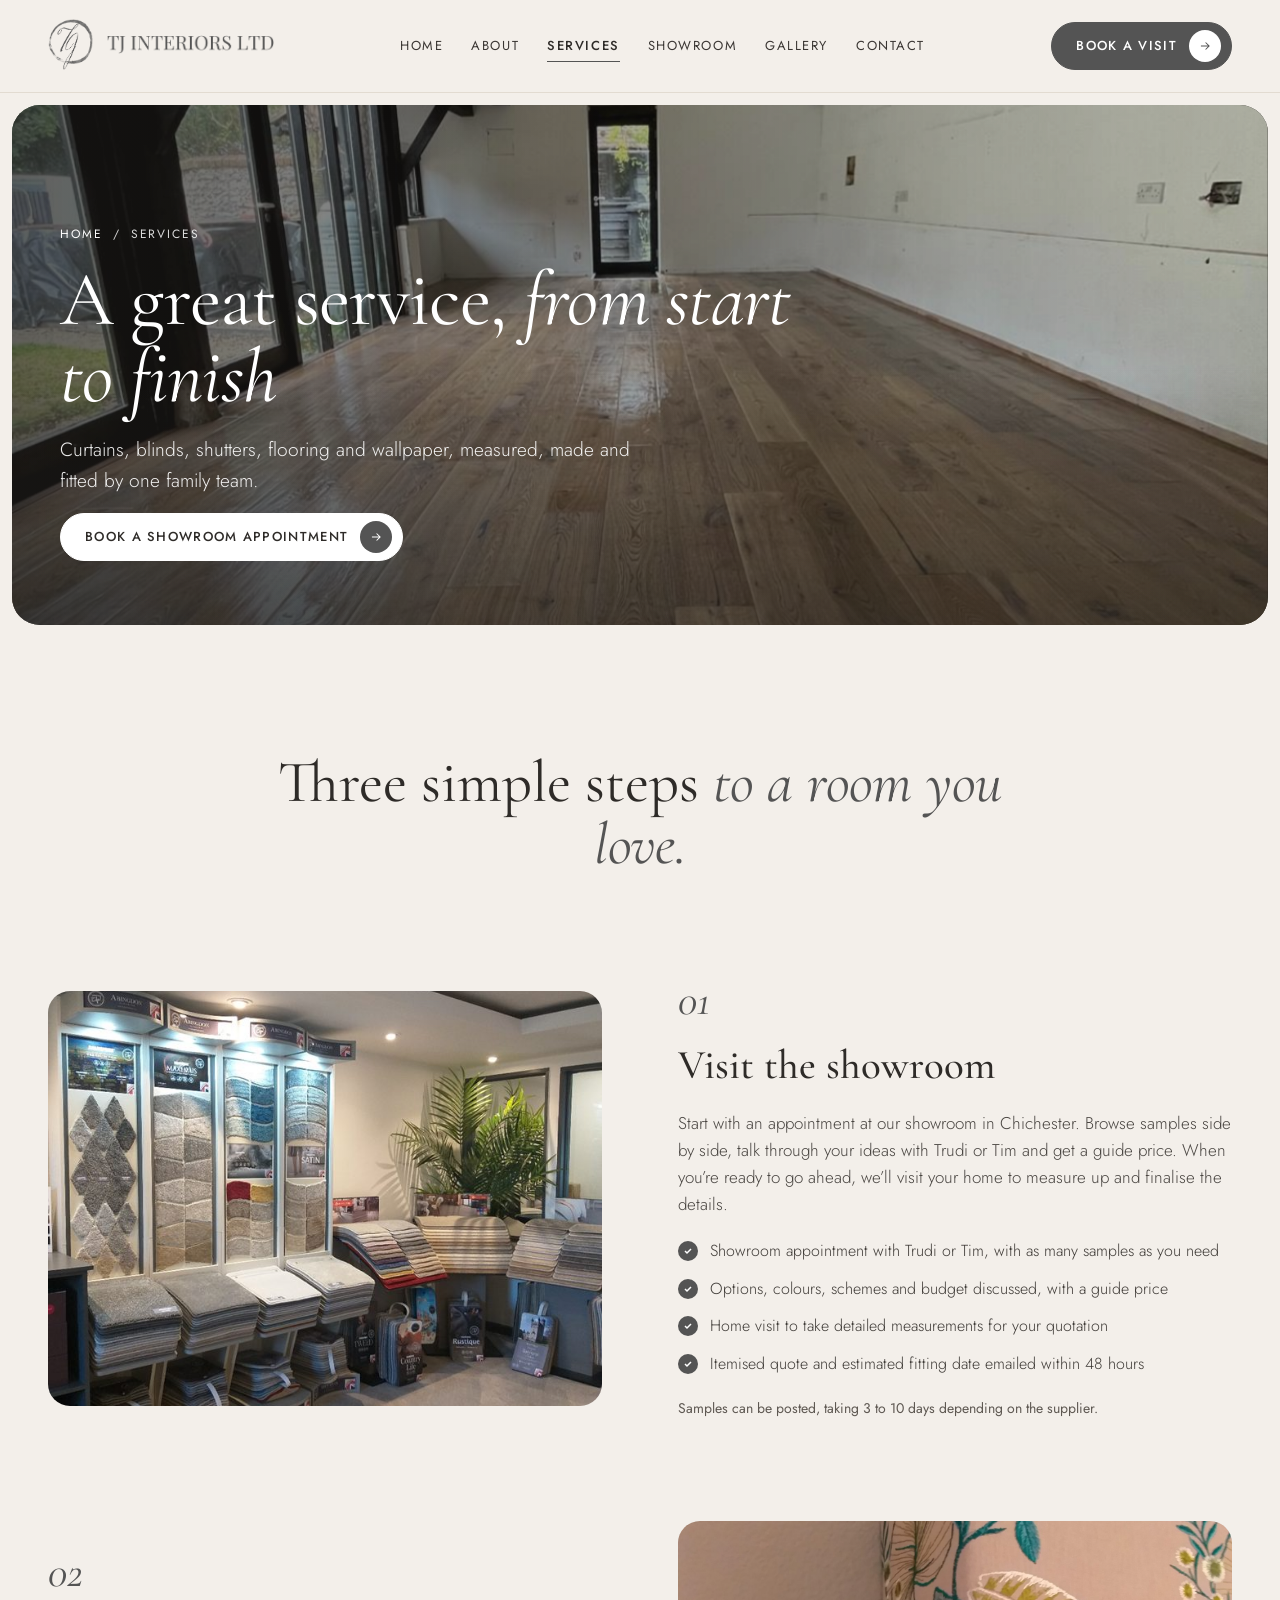
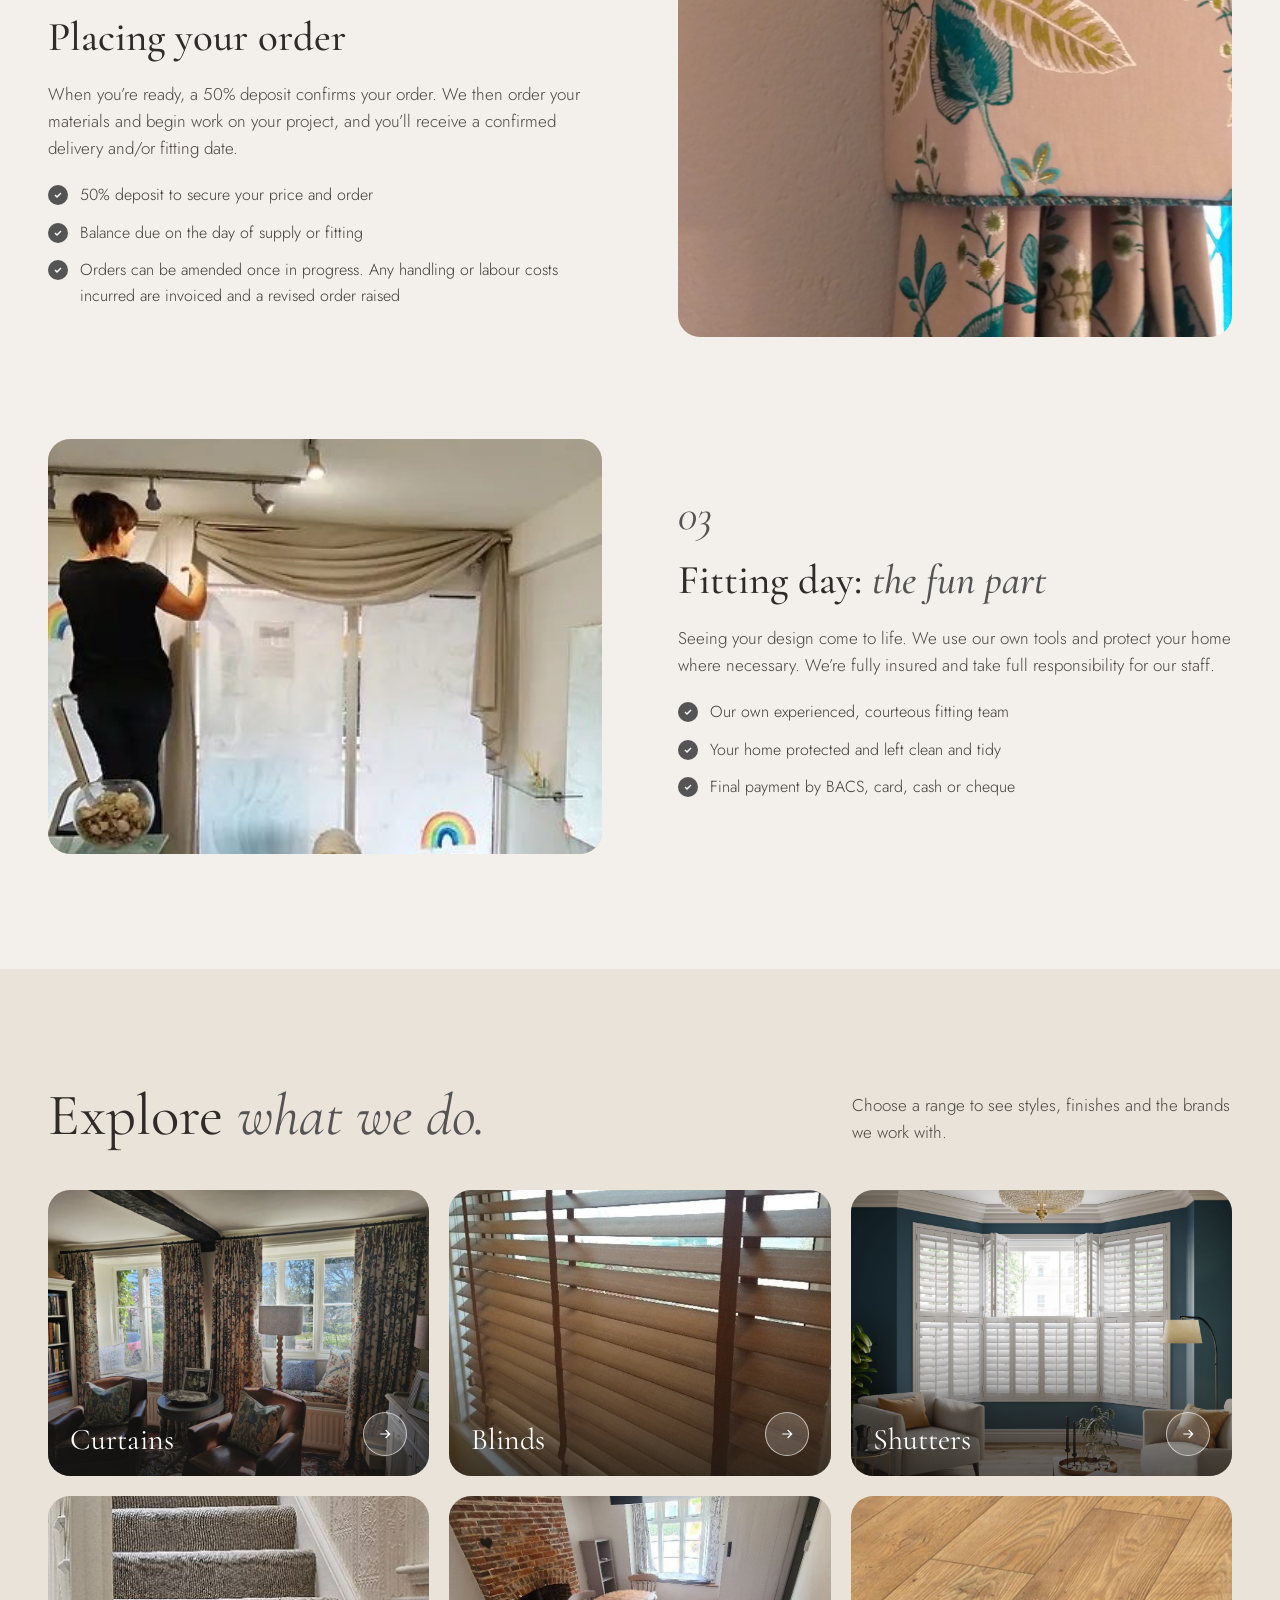
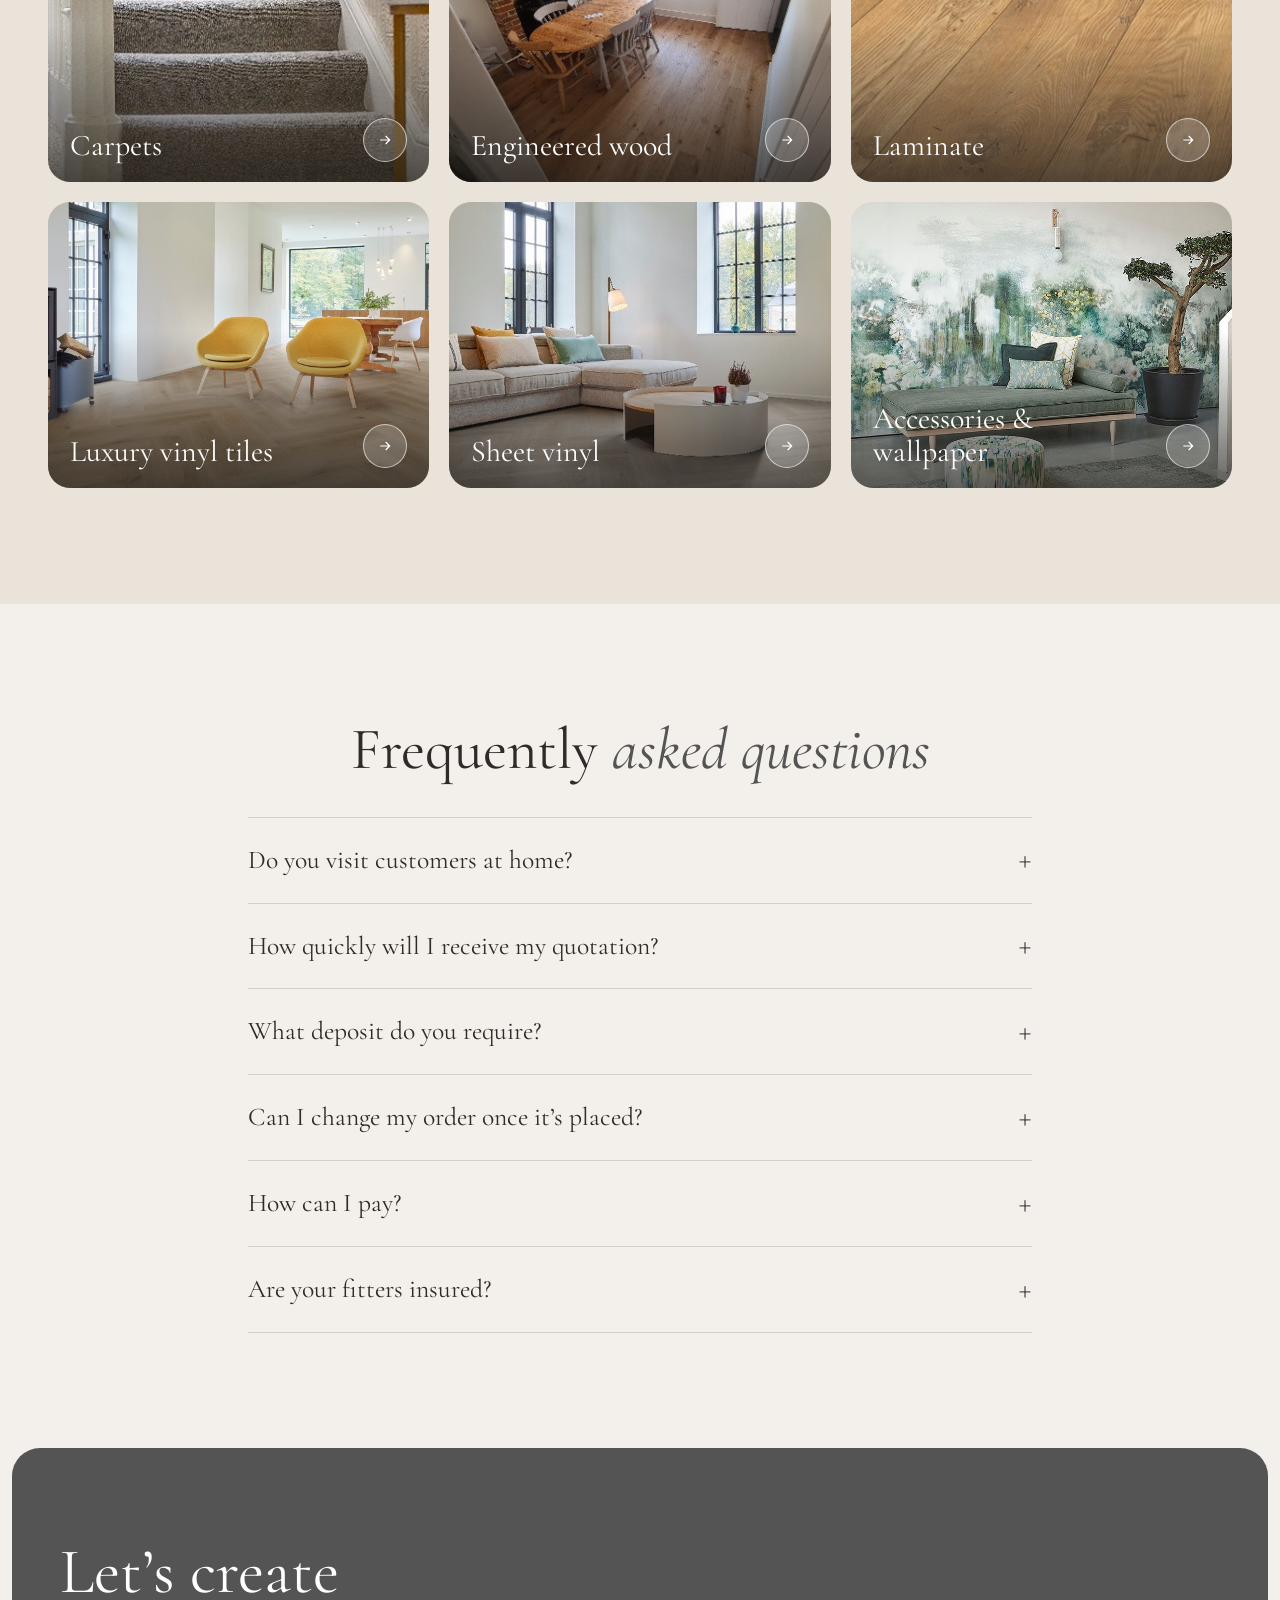
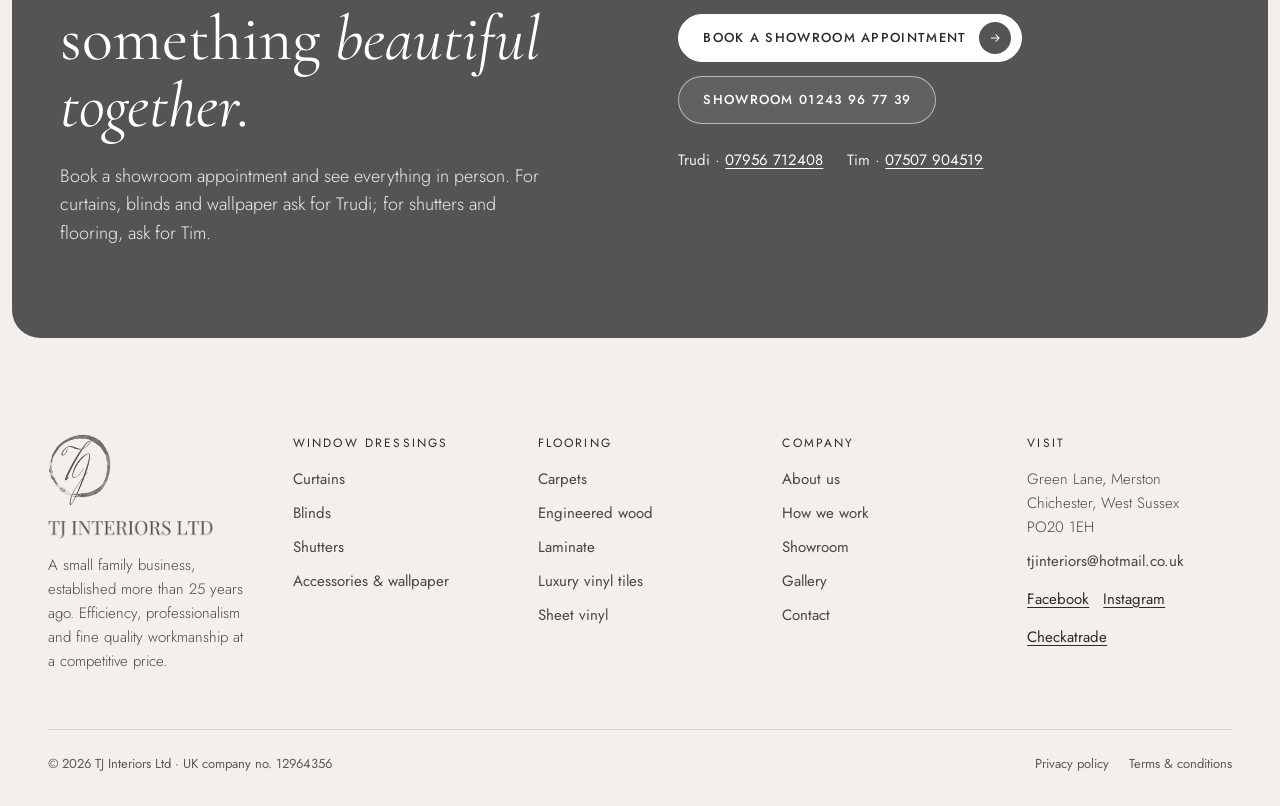
<file: services.html>
<!doctype html>
<html lang="en-GB">
<head>
<meta charset="utf-8">
<meta name="viewport" content="width=device-width, initial-scale=1">
<title>Services | TJ Interiors Ltd</title>
<meta name="description" content="How TJ Interiors works: appointment, quotation within 48 hours, made to measure and fitted by our insured team.">
<meta property="og:title" content="Services | TJ Interiors Ltd">
<meta property="og:description" content="How TJ Interiors works: appointment, quotation within 48 hours, made to measure and fitted by our insured team.">
<meta name="theme-color" content="#545454">
<link rel="icon" type="image/png" href="images/favicon.png">
<link rel="apple-touch-icon" href="images/apple-touch-icon.png">
<meta property="og:image" content="images/og-image.jpg">
<meta property="og:type" content="website">
<link rel="stylesheet" href="https://fonts.googleapis.com/css2?family=Cormorant+Garamond:ital,wght@0,400;0,500;0,600;1,400;1,500&amp;family=Jost:wght@300;400;500&amp;family=Great+Vibes&amp;display=swap">
<link rel="stylesheet" href="css/site.css">
<style>body{margin:0}</style>
</head>
<body>
<div class="site motion-on labels-none" style="font-family: 'Jost', system-ui, sans-serif; color: #2E2B28">

<header class="sh" style="font-family: 'Jost', system-ui, sans-serif; color: #2E2B28">
<div class="wrap sh-row">
<a href="index.html" aria-label="TJ Interiors Ltd, home" style="line-height: 1; color: #545454; flex: none">
<span class="brand" style="display: inline-flex; align-items: center; gap: 14px"><img src="images/logo-monogram-grey.png" alt="" style="height: clamp(44px, 4vw, 56px); width: auto"><img src="images/logo-wordmark-grey.png" alt="TJ Interiors Ltd" style="height: clamp(15px, 1.5vw, 21px); width: auto"></span>
</a>
<nav class="sh-nav" aria-label="Main">
<a class="sh-link" href="index.html">Home</a>
<a class="sh-link" href="about.html">About</a>
<a class="sh-link on" href="services.html">Services</a>
<a class="sh-link" href="showroom.html">Showroom</a>
<a class="sh-link" href="gallery.html">Gallery</a>
<a class="sh-link" href="contact.html">Contact</a>
</nav>
<div style="display: flex; align-items: center; gap: 10px">
<a class="pill pill-line pill-plain sh-cta sh-phone" href="tel:+441243967739">01243 96 77 39</a>
<a class="pill pill-dark sh-cta" href="contact.html">Book a visit<span class="dot"><svg width="14" height="14" viewBox="0 0 24 24" fill="none" stroke="currentColor" stroke-width="1.8" aria-hidden="true"><path d="M5 12h14M13 6l6 6-6 6"></path></svg></span></a>
<button class="sh-menu" type="button" aria-label="Open menu" aria-expanded="false" data-action="menu">
<span class="dcif" data-if="open" hidden><svg width="20" height="20" viewBox="0 0 24 24" fill="none" stroke="currentColor" stroke-width="1.6" aria-hidden="true"><path d="M6 6l12 12M18 6L6 18"></path></svg></span>
<span class="dcif" data-if="closed"><svg width="20" height="20" viewBox="0 0 24 24" fill="none" stroke="currentColor" stroke-width="1.6" aria-hidden="true"><path d="M4 8h16M4 16h16"></path></svg></span>
</button>
</div>
</div>
<span class="dcif" data-if="open" hidden>
<nav class="wrap sh-drawer" aria-label="Mobile">
<a class="m" href="index.html">Home</a>
<a class="m" href="about.html">About</a>
<a class="m" href="services.html">Services</a>
<a class="m" href="showroom.html">Showroom</a>
<a class="m" href="gallery.html">Gallery</a>
<a class="m" href="contact.html">Contact</a>
<div style="display: flex; flex-wrap: wrap; gap: 10px; padding-top: 18px">
<a class="pill pill-dark" href="contact.html">Book a visit<span class="dot"><svg width="14" height="14" viewBox="0 0 24 24" fill="none" stroke="currentColor" stroke-width="1.8" aria-hidden="true"><path d="M5 12h14M13 6l6 6-6 6"></path></svg></span></a>
<a class="pill pill-line pill-plain" href="tel:+441243967739">Call 01243 96 77 39</a>
</div>
</nav>
</span>
</header>


<div style="padding: 12px">
<section class="phero">
<img src="images/oak-floor-barn.jpg" alt="Vaulted room with exposed beams and a newly laid oak floor">
<div class="phero-scrim"></div>
<div class="wrap"><div class="phero-copy">
<nav class="crumbs" aria-label="Breadcrumb"><a href="index.html">Home</a><span aria-hidden="true">/</span><span>Services</span></nav>
<h1 class="h1">A great service, <em>from start to finish</em></h1>
<p style="margin: 0; font-size: clamp(17px, 1.5vw, 20px); font-weight: 300; color: rgba(255,255,255,.92); max-width: 580px">Curtains, blinds, shutters, flooring and wallpaper, measured, made and fitted by one family team.</p>
<div><a class="pill pill-light" href="contact.html">Book a showroom appointment<span class="dot"><svg width="14" height="14" viewBox="0 0 24 24" fill="none" stroke="currentColor" stroke-width="1.8" aria-hidden="true"><path d="M5 12h14M13 6l6 6-6 6"></path></svg></span></a></div>
</div></div>
</section>
</div>

<section class="section">
<div class="wrap stack" style="gap: clamp(64px, 8vw, 110px)">
<div class="stack center reveal" style="gap: 18px; max-width: 760px">
<h2 class="h2">Three simple steps <em>to a room you love.</em></h2>
</div>

<div class="split reveal">
<div class="photo r43"><img src="images/showroom-flooring-displays.jpg" alt="Flooring and fabric sample displays in the showroom"></div>
<div class="stack" style="gap: 20px">
<span class="num">01</span>
<h3 class="h3" style="font-size: clamp(32px, 3.2vw, 44px)">Visit the showroom</h3>
<p class="body" style="font-size: 17px">Start with an appointment at our showroom in Chichester. Browse samples side by side, talk through your ideas with Trudi or Tim and get a guide price. When you’re ready to go ahead, we’ll visit your home to measure up and finalise the details.</p>
<ul class="ticks">
<li>Showroom appointment with Trudi or Tim, with as many samples as you need</li>
<li>Options, colours, schemes and budget discussed, with a guide price</li>
<li>Home visit to take detailed measurements for your quotation</li>
<li>Itemised quote and estimated fitting date emailed within 48 hours</li>
</ul>
<p class="small muted" style="margin: 0">Samples can be posted, taking 3 to 10 days depending on the supplier.</p>
</div>
</div>

<div class="split reveal">
<div class="stack" style="gap: 20px">
<span class="num">02</span>
<h3 class="h3" style="font-size: clamp(32px, 3.2vw, 44px)">Placing your order</h3>
<p class="body" style="font-size: 17px">When you’re ready, a 50% deposit confirms your order. We then order your materials and begin work on your project, and you’ll receive a confirmed delivery and/or fitting date.</p>
<ul class="ticks">
<li>50% deposit to secure your price and order</li>
<li>Balance due on the day of supply or fitting</li>
<li>Orders can be amended once in progress. Any handling or labour costs incurred are invoiced and a revised order raised</li>
</ul>
</div>
<div class="photo r43"><img src="images/leaf-print-blind-curtains.jpg" alt="Hand-made Roman blind and curtains in a floral fabric"></div>
</div>

<div class="split reveal">
<div class="photo r43"><img src="images/curtain-fitting.jpg" alt="Curtains being dressed at a window after fitting" style="object-position: 50% 30%"></div>
<div class="stack" style="gap: 20px">
<span class="num">03</span>
<h3 class="h3" style="font-size: clamp(32px, 3.2vw, 44px)">Fitting day: <em>the fun part</em></h3>
<p class="body" style="font-size: 17px">Seeing your design come to life. We use our own tools and protect your home where necessary. We’re fully insured and take full responsibility for our staff.</p>
<ul class="ticks">
<li>Our own experienced, courteous fitting team</li>
<li>Your home protected and left clean and tidy</li>
<li>Final payment by BACS, card, cash or cheque</li>
</ul>
</div>
</div>
</div>
</section>

<section class="section tint">
<div class="wrap stack" style="gap: 44px">
<div class="head-row reveal">
<div class="stack" style="gap: 18px; max-width: 640px"><h2 class="h2">Explore <em>what we do.</em></h2></div>
<p class="body" style="font-size: 17px">Choose a range to see styles, finishes and the brands we work with.</p>
</div>
<div class="grid3">
<a class="tile r43 reveal" href="curtains.html"><img src="images/lounge-curtains.jpg" alt=""><div class="tile-scrim"></div><div class="tile-cap"><span class="serif" style="font-size: 30px; line-height: 1.1">Curtains</span><span class="tile-go"><svg width="16" height="16" viewBox="0 0 24 24" fill="none" stroke="currentColor" stroke-width="1.8" aria-hidden="true"><path d="M5 12h14M13 6l6 6-6 6"></path></svg></span></div></a>
<a class="tile r43 reveal" href="blinds.html"><img src="images/wooden-venetian-blind.jpg" alt=""><div class="tile-scrim"></div><div class="tile-cap"><span class="serif" style="font-size: 30px; line-height: 1.1">Blinds</span><span class="tile-go"><svg width="16" height="16" viewBox="0 0 24 24" fill="none" stroke="currentColor" stroke-width="1.8" aria-hidden="true"><path d="M5 12h14M13 6l6 6-6 6"></path></svg></span></div></a>
<a class="tile r43 reveal" href="shutters.html"><img src="images/tier-on-tier-shutters.jpg" alt=""><div class="tile-scrim"></div><div class="tile-cap"><span class="serif" style="font-size: 30px; line-height: 1.1">Shutters</span><span class="tile-go"><svg width="16" height="16" viewBox="0 0 24 24" fill="none" stroke="currentColor" stroke-width="1.8" aria-hidden="true"><path d="M5 12h14M13 6l6 6-6 6"></path></svg></span></div></a>
<a class="tile r43 reveal" href="carpets.html"><img src="images/stair-carpet.jpg" alt=""><div class="tile-scrim"></div><div class="tile-cap"><span class="serif" style="font-size: 30px; line-height: 1.1">Carpets</span><span class="tile-go"><svg width="16" height="16" viewBox="0 0 24 24" fill="none" stroke="currentColor" stroke-width="1.8" aria-hidden="true"><path d="M5 12h14M13 6l6 6-6 6"></path></svg></span></div></a>
<a class="tile r43 reveal" href="engineered-wood.html"><img src="images/oak-floor-dining.jpg" alt=""><div class="tile-scrim"></div><div class="tile-cap"><span class="serif" style="font-size: 30px; line-height: 1.1">Engineered wood</span><span class="tile-go"><svg width="16" height="16" viewBox="0 0 24 24" fill="none" stroke="currentColor" stroke-width="1.8" aria-hidden="true"><path d="M5 12h14M13 6l6 6-6 6"></path></svg></span></div></a>
<a class="tile r43 reveal" href="laminate.html"><img src="images/laminate-chestnut-oak.jpg" alt=""><div class="tile-scrim"></div><div class="tile-cap"><span class="serif" style="font-size: 30px; line-height: 1.1">Laminate</span><span class="tile-go"><svg width="16" height="16" viewBox="0 0 24 24" fill="none" stroke="currentColor" stroke-width="1.8" aria-hidden="true"><path d="M5 12h14M13 6l6 6-6 6"></path></svg></span></div></a>
<a class="tile r43 reveal" href="luxury-vinyl-tiles.html"><img src="images/herringbone-lvt.jpg" alt=""><div class="tile-scrim"></div><div class="tile-cap"><span class="serif" style="font-size: 30px; line-height: 1.1">Luxury vinyl tiles</span><span class="tile-go"><svg width="16" height="16" viewBox="0 0 24 24" fill="none" stroke="currentColor" stroke-width="1.8" aria-hidden="true"><path d="M5 12h14M13 6l6 6-6 6"></path></svg></span></div></a>
<a class="tile r43 reveal" href="sheet-vinyl.html"><img src="images/light-wood-lvt.jpg" alt=""><div class="tile-scrim"></div><div class="tile-cap"><span class="serif" style="font-size: 30px; line-height: 1.1">Sheet vinyl</span><span class="tile-go"><svg width="16" height="16" viewBox="0 0 24 24" fill="none" stroke="currentColor" stroke-width="1.8" aria-hidden="true"><path d="M5 12h14M13 6l6 6-6 6"></path></svg></span></div></a>
<a class="tile r43 reveal" href="accessories.html"><img src="images/mural-wallcovering.jpg" alt=""><div class="tile-scrim"></div><div class="tile-cap"><span class="serif" style="font-size: 30px; line-height: 1.1">Accessories &amp; wallpaper</span><span class="tile-go"><svg width="16" height="16" viewBox="0 0 24 24" fill="none" stroke="currentColor" stroke-width="1.8" aria-hidden="true"><path d="M5 12h14M13 6l6 6-6 6"></path></svg></span></div></a>
</div>
</div>
</section>

<section class="section">
<div class="wrap narrow stack" style="gap: 36px">
<div class="stack center reveal" style="gap: 18px"><h2 class="h2">Frequently <em>asked questions</em></h2></div>
<div class="faq reveal">
<details><summary>Do you visit customers at home?</summary><div><p class="body">Yes. We usually start with a showroom appointment, so you can see our full range of samples and get a guide price. Once you’re happy, we’ll visit your home to measure up and finalise the details.</p></div></details>
<details><summary>How quickly will I receive my quotation?</summary><div><p class="body">Your itemised quotation, along with an estimated fitting date, is emailed to you within 48 hours of measuring up.</p></div></details>
<details><summary>What deposit do you require?</summary><div><p class="body">A 50% deposit confirms your order and secures the price. The balance is due on the day of supply or fitting.</p></div></details>
<details><summary>Can I change my order once it’s placed?</summary><div><p class="body">You can amend an order once in progress, but any handling or labour costs already incurred will be invoiced and a revised order raised.</p></div></details>
<details><summary>How can I pay?</summary><div><p class="body">Final payment can be made by BACS transfer, card, cash or cheque.</p></div></details>
<details><summary>Are your fitters insured?</summary><div><p class="body">Yes. We’re fully insured, use our own tools, protect your home where necessary and take full responsibility for our staff.</p></div></details>
</div>
</div>
</section>


<div style="font-family: 'Jost', system-ui, sans-serif; color: #2E2B28; background: #F3EFEA; line-height: 1.6">

<section style="padding: 0 12px">
<div class="sf-cta">
<div class="wrap split">
<div class="stack on-dark" style="gap: 22px">
<h2 class="h2" style="font-size: clamp(40px, 5vw, 68px)">Let’s create something <em>beautiful together.</em></h2>
<p style="margin: 0; font-size: 18px; font-weight: 300; color: #F1EDE7; max-width: 480px">Book a showroom appointment and see everything in person. For curtains, blinds and wallpaper ask for Trudi; for shutters and flooring, ask for Tim.</p>
</div>
<div class="stack" style="gap: 14px; align-items: flex-start">
<a class="pill pill-light" href="contact.html">Book a showroom appointment<span class="dot"><svg width="14" height="14" viewBox="0 0 24 24" fill="none" stroke="currentColor" stroke-width="1.8" aria-hidden="true"><path d="M5 12h14M13 6l6 6-6 6"></path></svg></span></a>
<a class="pill pill-ghost" href="tel:+441243967739">Showroom 01243 96 77 39</a>
<div style="display: flex; flex-wrap: wrap; gap: 8px 24px; padding-top: 10px; font-size: 15px; color: #F1EDE7">
<span>Trudi · <a href="tel:+447956712408" style="color: #FFFFFF; text-decoration: underline; text-underline-offset: 3px">07956 712408</a></span>
<span>Tim · <a href="tel:+447507904519" style="color: #FFFFFF; text-decoration: underline; text-underline-offset: 3px">07507 904519</a></span>
</div>
</div>
</div>
</div>
</section>

<footer style="padding-top: clamp(64px, 8vw, 96px); padding-bottom: 32px">
<div class="wrap stack" style="gap: 56px">
<div style="display: grid; grid-template-columns: repeat(auto-fit, minmax(min(100%, 190px), 1fr)); gap: 40px">
<div class="stack" style="gap: 14px">
<span class="brand" style="display: inline-flex; flex-direction: column; align-items: flex-start; gap: 14px"><img src="images/logo-monogram-grey.png" alt="" style="height: 72px; width: auto"><img src="images/logo-wordmark-grey.png" alt="TJ Interiors Ltd" style="height: 19px; width: auto; max-width: 100%"></span>
<p style="margin: 0; font-size: 15px; font-weight: 300; color: #4A4642; max-width: 280px">A small family business, established more than 25 years ago. Efficiency, professionalism and fine quality workmanship at a competitive price.</p>
</div>
<div class="stack" style="gap: 10px">
<div class="label" style="color: #2E2B28; margin-bottom: 4px">Window dressings</div>
<a class="flink" href="curtains.html">Curtains</a>
<a class="flink" href="blinds.html">Blinds</a>
<a class="flink" href="shutters.html">Shutters</a>
<a class="flink" href="accessories.html">Accessories &amp; wallpaper</a>
</div>
<div class="stack" style="gap: 10px">
<div class="label" style="color: #2E2B28; margin-bottom: 4px">Flooring</div>
<a class="flink" href="carpets.html">Carpets</a>
<a class="flink" href="engineered-wood.html">Engineered wood</a>
<a class="flink" href="laminate.html">Laminate</a>
<a class="flink" href="luxury-vinyl-tiles.html">Luxury vinyl tiles</a>
<a class="flink" href="sheet-vinyl.html">Sheet vinyl</a>
</div>
<div class="stack" style="gap: 10px">
<div class="label" style="color: #2E2B28; margin-bottom: 4px">Company</div>
<a class="flink" href="about.html">About us</a>
<a class="flink" href="services.html">How we work</a>
<a class="flink" href="showroom.html">Showroom</a>
<a class="flink" href="gallery.html">Gallery</a>
<a class="flink" href="contact.html">Contact</a>
</div>
<div class="stack" style="gap: 10px">
<div class="label" style="color: #2E2B28; margin-bottom: 4px">Visit</div>
<span style="font-size: 15px; font-weight: 300; color: #4A4642">Green Lane, Merston<br>Chichester, West Sussex<br>PO20 1EH</span>
<a class="flink" href="mailto:tjinteriors@hotmail.co.uk" style="word-break: break-all">tjinteriors@hotmail.co.uk</a>
<div style="display: flex; flex-wrap: wrap; gap: 14px; padding-top: 4px">
<a href="https://www.facebook.com" style="color: #2E2B28; text-decoration: underline; text-underline-offset: 3px; font-size: 15px">Facebook</a>
<a href="https://www.instagram.com" style="color: #2E2B28; text-decoration: underline; text-underline-offset: 3px; font-size: 15px">Instagram</a>
<a href="https://www.checkatrade.com" style="color: #2E2B28; text-decoration: underline; text-underline-offset: 3px; font-size: 15px">Checkatrade</a>
</div>
</div>
</div>
<div style="display: flex; flex-wrap: wrap; justify-content: space-between; gap: 16px; padding-top: 24px; border-top: 1px solid #D6CFC5; font-size: 13px; color: #5E5852">
<span>© 2026 TJ Interiors Ltd · UK company no. 12964356</span>
<div style="display: flex; gap: 20px"><a href="#privacy" style="color: #5E5852">Privacy policy</a><a href="#terms" style="color: #5E5852">Terms &amp; conditions</a></div>
</div>
</div>
</footer>
</div>

</div>
<script src="js/site.js" defer></script>
</body>
</html>
</file>
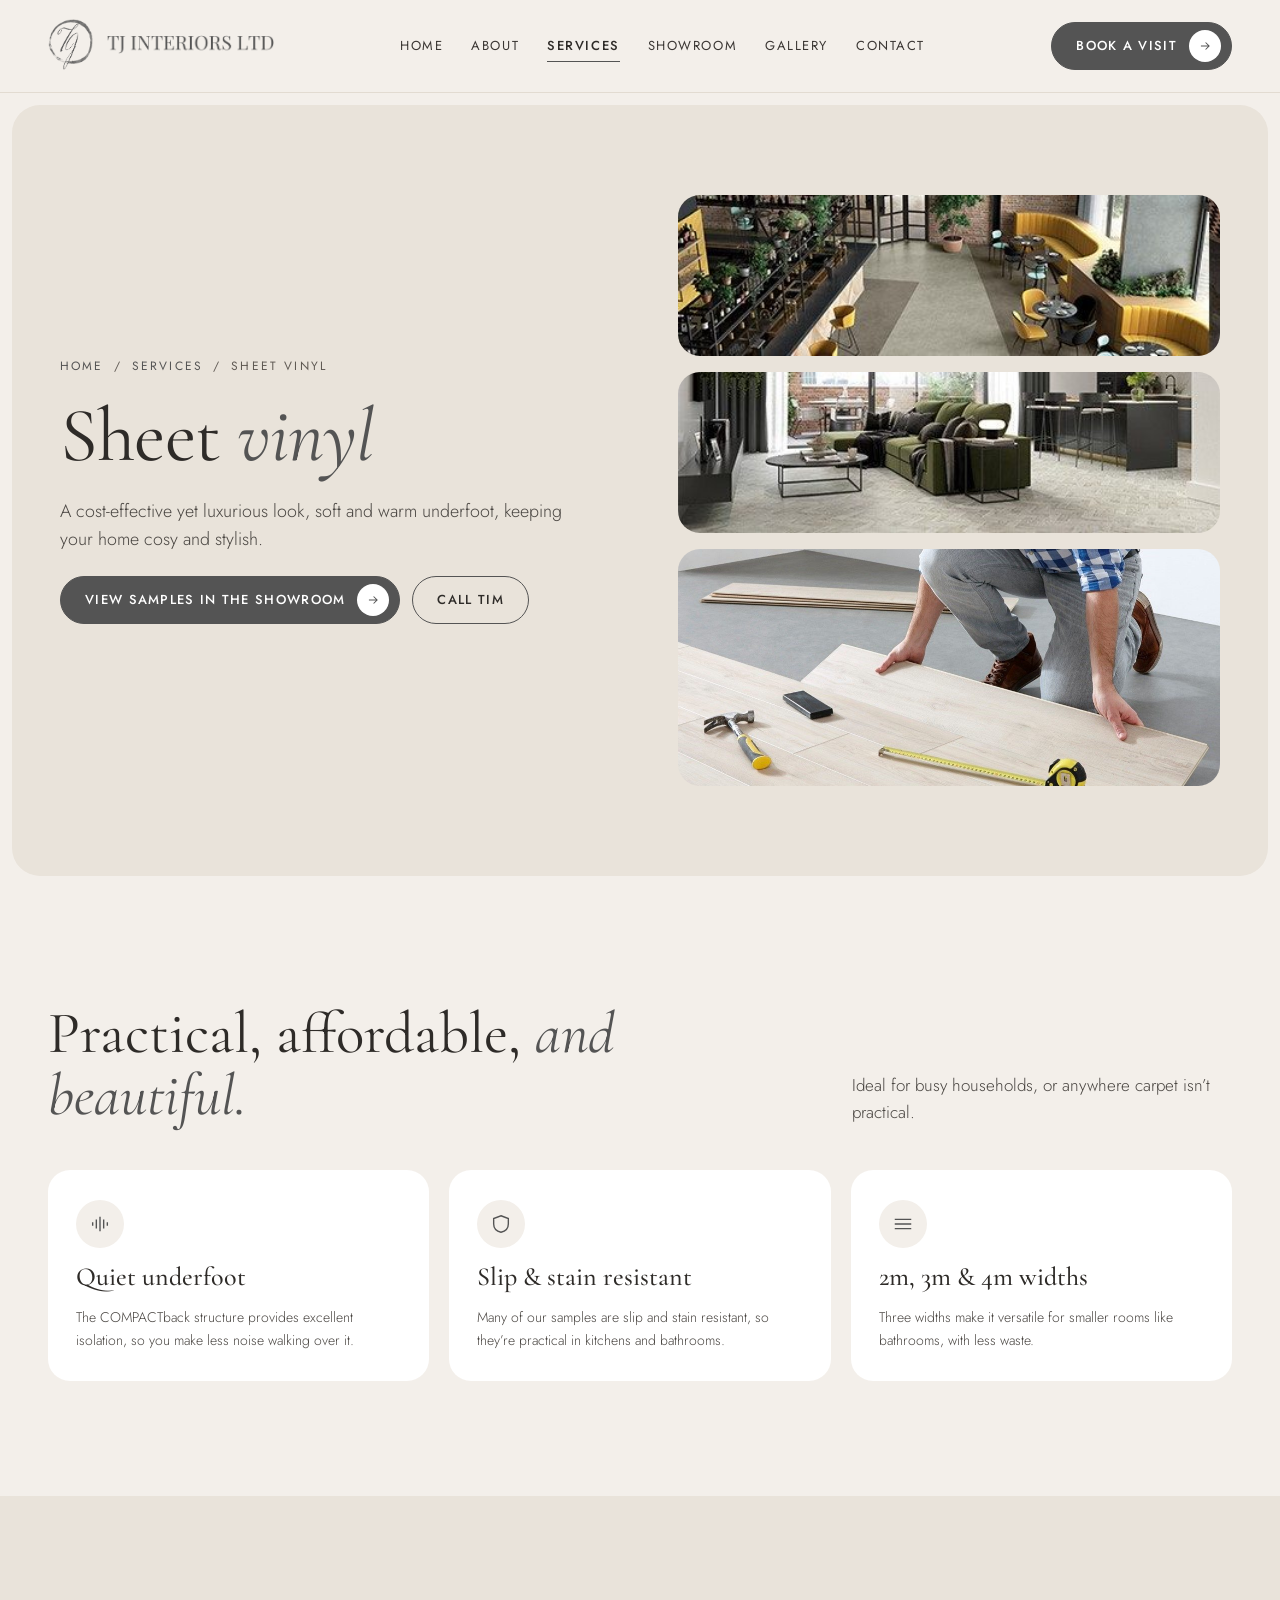
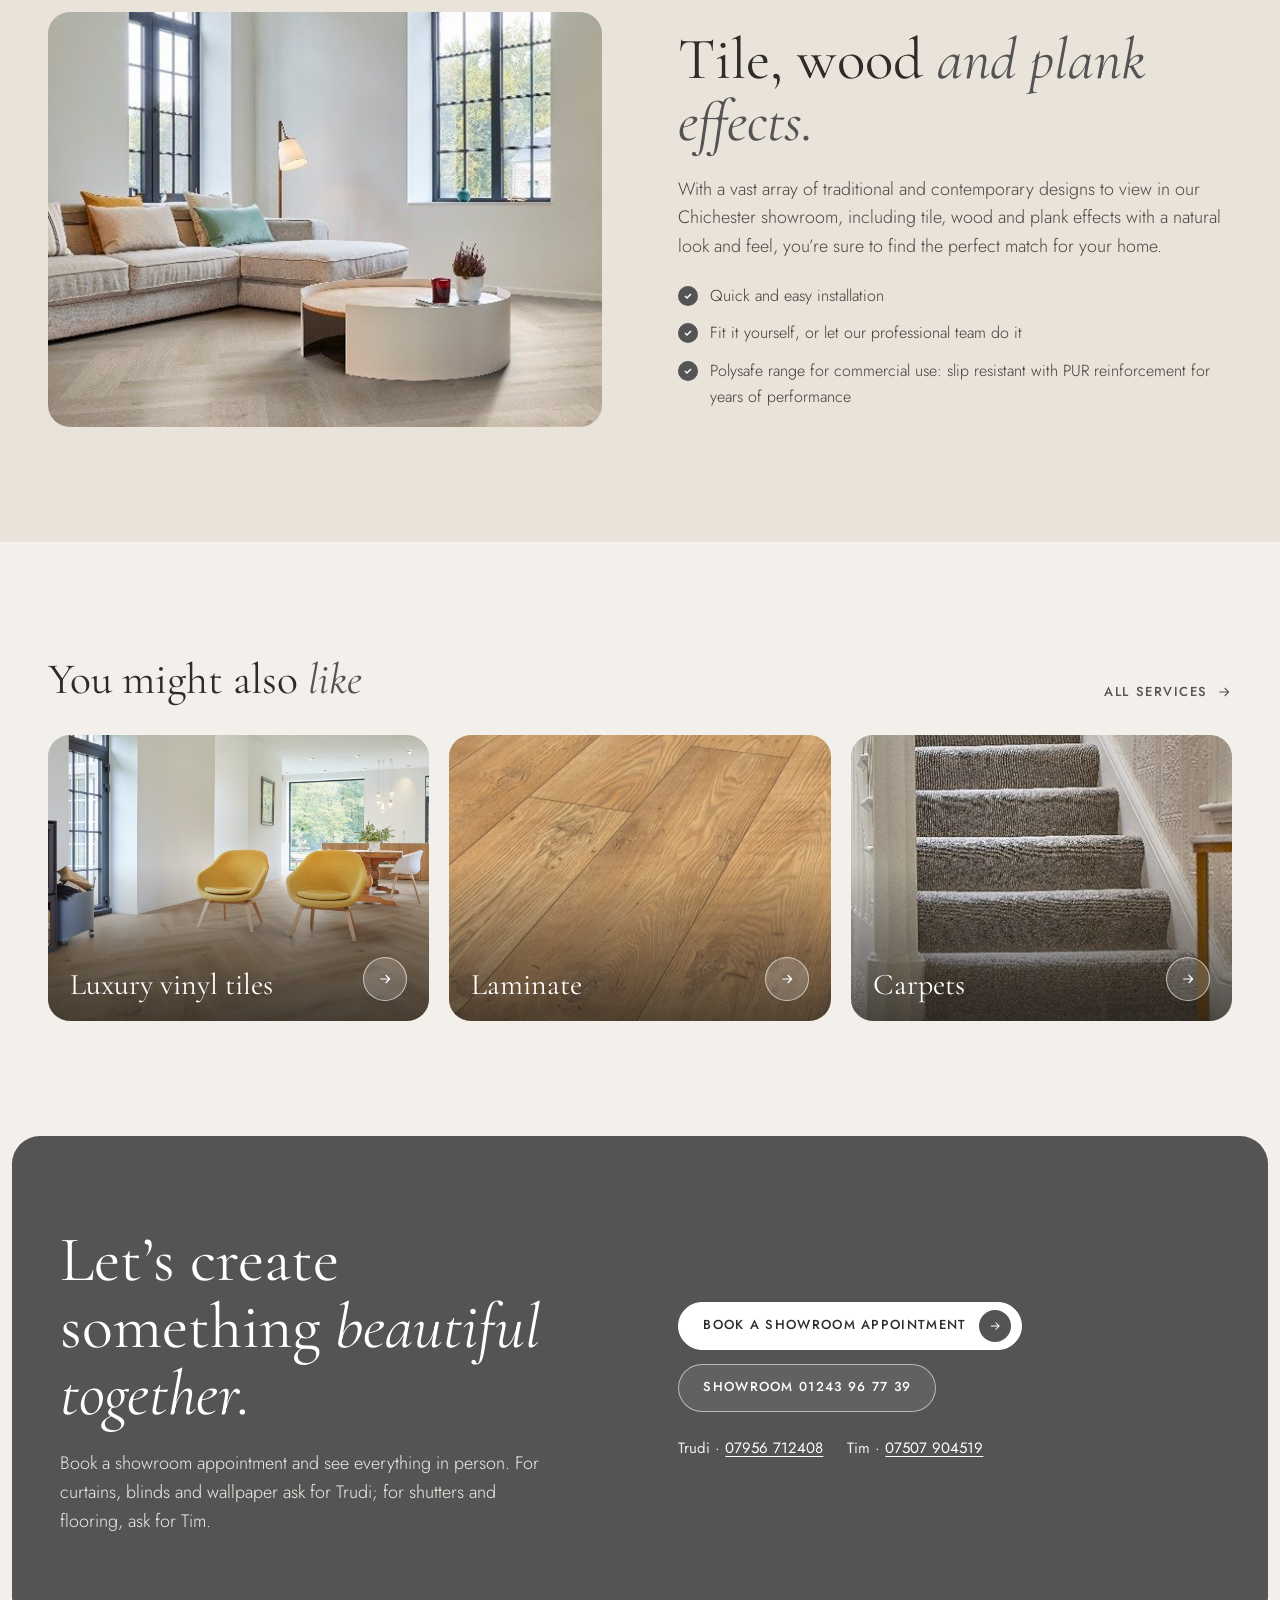
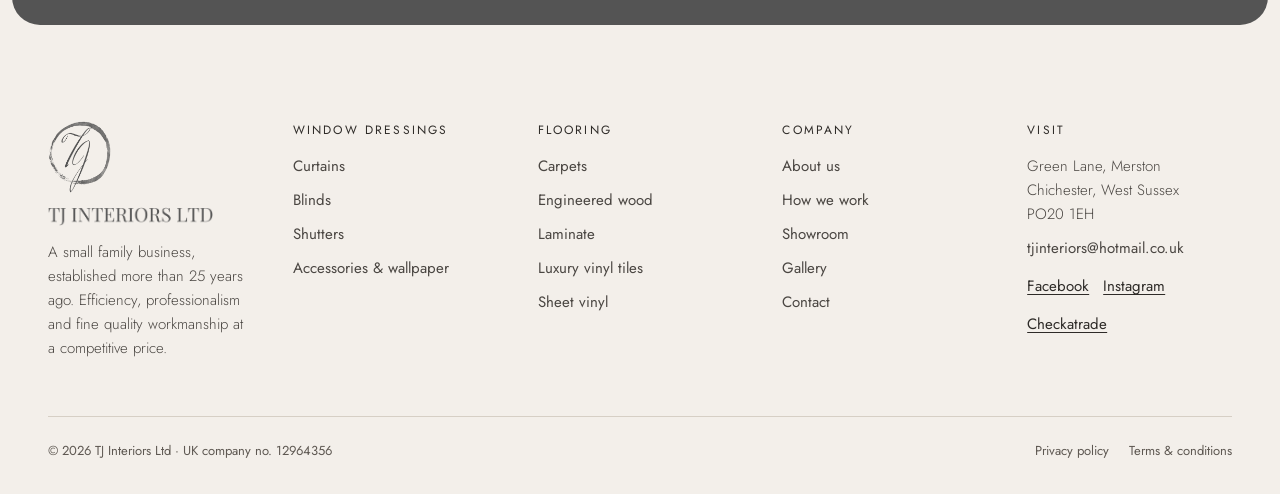
<file: sheet-vinyl.html>
<!doctype html>
<html lang="en-GB">
<head>
<meta charset="utf-8">
<meta name="viewport" content="width=device-width, initial-scale=1">
<title>Sheet vinyl flooring | TJ Interiors Ltd, Chichester</title>
<meta name="description" content="Cost-effective sheet vinyl flooring in 2m, 3m and 4m widths with tile, wood and plank effects.">
<meta property="og:title" content="Sheet vinyl flooring | TJ Interiors Ltd, Chichester">
<meta property="og:description" content="Cost-effective sheet vinyl flooring in 2m, 3m and 4m widths with tile, wood and plank effects.">
<meta name="theme-color" content="#545454">
<link rel="icon" type="image/png" href="images/favicon.png">
<link rel="apple-touch-icon" href="images/apple-touch-icon.png">
<meta property="og:image" content="images/og-image.jpg">
<meta property="og:type" content="website">
<link rel="stylesheet" href="https://fonts.googleapis.com/css2?family=Cormorant+Garamond:ital,wght@0,400;0,500;0,600;1,400;1,500&amp;family=Jost:wght@300;400;500&amp;family=Great+Vibes&amp;display=swap">
<link rel="stylesheet" href="css/site.css">
<style>body{margin:0}</style>
</head>
<body>
<div class="site motion-on labels-none" style="font-family: 'Jost', system-ui, sans-serif; color: #2E2B28">

<header class="sh" style="font-family: 'Jost', system-ui, sans-serif; color: #2E2B28">
<div class="wrap sh-row">
<a href="index.html" aria-label="TJ Interiors Ltd, home" style="line-height: 1; color: #545454; flex: none">
<span class="brand" style="display: inline-flex; align-items: center; gap: 14px"><img src="images/logo-monogram-grey.png" alt="" style="height: clamp(44px, 4vw, 56px); width: auto"><img src="images/logo-wordmark-grey.png" alt="TJ Interiors Ltd" style="height: clamp(15px, 1.5vw, 21px); width: auto"></span>
</a>
<nav class="sh-nav" aria-label="Main">
<a class="sh-link" href="index.html">Home</a>
<a class="sh-link" href="about.html">About</a>
<a class="sh-link on" href="services.html">Services</a>
<a class="sh-link" href="showroom.html">Showroom</a>
<a class="sh-link" href="gallery.html">Gallery</a>
<a class="sh-link" href="contact.html">Contact</a>
</nav>
<div style="display: flex; align-items: center; gap: 10px">
<a class="pill pill-line pill-plain sh-cta sh-phone" href="tel:+441243967739">01243 96 77 39</a>
<a class="pill pill-dark sh-cta" href="contact.html">Book a visit<span class="dot"><svg width="14" height="14" viewBox="0 0 24 24" fill="none" stroke="currentColor" stroke-width="1.8" aria-hidden="true"><path d="M5 12h14M13 6l6 6-6 6"></path></svg></span></a>
<button class="sh-menu" type="button" aria-label="Open menu" aria-expanded="false" data-action="menu">
<span class="dcif" data-if="open" hidden><svg width="20" height="20" viewBox="0 0 24 24" fill="none" stroke="currentColor" stroke-width="1.6" aria-hidden="true"><path d="M6 6l12 12M18 6L6 18"></path></svg></span>
<span class="dcif" data-if="closed"><svg width="20" height="20" viewBox="0 0 24 24" fill="none" stroke="currentColor" stroke-width="1.6" aria-hidden="true"><path d="M4 8h16M4 16h16"></path></svg></span>
</button>
</div>
</div>
<span class="dcif" data-if="open" hidden>
<nav class="wrap sh-drawer" aria-label="Mobile">
<a class="m" href="index.html">Home</a>
<a class="m" href="about.html">About</a>
<a class="m" href="services.html">Services</a>
<a class="m" href="showroom.html">Showroom</a>
<a class="m" href="gallery.html">Gallery</a>
<a class="m" href="contact.html">Contact</a>
<div style="display: flex; flex-wrap: wrap; gap: 10px; padding-top: 18px">
<a class="pill pill-dark" href="contact.html">Book a visit<span class="dot"><svg width="14" height="14" viewBox="0 0 24 24" fill="none" stroke="currentColor" stroke-width="1.8" aria-hidden="true"><path d="M5 12h14M13 6l6 6-6 6"></path></svg></span></a>
<a class="pill pill-line pill-plain" href="tel:+441243967739">Call 01243 96 77 39</a>
</div>
</nav>
</span>
</header>


<div style="padding: 12px">
<section style="background: #E9E3DA; border-radius: 28px; padding-top: clamp(56px, 7vw, 96px); padding-bottom: clamp(56px, 7vw, 96px)">
<div class="wrap split">
<div class="stack" style="gap: 22px">
<nav class="label" aria-label="Breadcrumb" style="display: flex; flex-wrap: wrap; gap: 10px"><a href="index.html" style="color: #545454">Home</a><span aria-hidden="true">/</span><a href="services.html" style="color: #545454">Services</a><span aria-hidden="true">/</span><span>Sheet vinyl</span></nav>
<h1 class="h1">Sheet <em>vinyl</em></h1>
<p class="lead" style="max-width: 520px">A cost-effective yet luxurious look, soft and warm underfoot, keeping your home cosy and stylish.</p>
<div style="display: flex; flex-wrap: wrap; gap: 12px"><a class="pill pill-dark" href="contact.html">View samples in the showroom<span class="dot"><svg width="14" height="14" viewBox="0 0 24 24" fill="none" stroke="currentColor" stroke-width="1.8" aria-hidden="true"><path d="M5 12h14M13 6l6 6-6 6"></path></svg></span></a><a class="pill pill-line pill-plain" href="tel:+447507904519">Call Tim</a></div>
</div>
<div class="stack" style="gap: 16px">
<div class="photo" style="aspect-ratio: 450 / 134"><img src="images/sheet-vinyl-commercial.jpg" alt="Sheet vinyl in a contemporary bar and café interior"></div>
<div class="photo" style="aspect-ratio: 450 / 134"><img src="images/sheet-vinyl-living.jpg" alt="Sheet vinyl in an open-plan living space"></div>
<div class="photo" style="aspect-ratio: 16 / 7"><img src="images/vinyl-fitting.jpg" alt="Fitter laying flooring"></div>
</div>
</div>
</section>
</div>

<section class="section">
<div class="wrap stack" style="gap: 44px">
<div class="head-row reveal">
<div class="stack" style="gap: 18px; max-width: 640px"><h2 class="h2">Practical, affordable, <em>and beautiful.</em></h2></div>
<p class="body" style="font-size: 17px">Ideal for busy households, or anywhere carpet isn’t practical.</p>
</div>
<div class="grid3">
<div class="card reveal"><span class="ic"><svg width="22" height="22" viewBox="0 0 24 24" fill="none" stroke="currentColor" stroke-width="1.5" aria-hidden="true"><path d="M4 10v4M8 7v10M12 4v16M16 7v10M20 10v4"></path></svg></span><h3 class="h3" style="font-size: 26px">Quiet underfoot</h3><p class="body small">The COMPACTback structure provides excellent isolation, so you make less noise walking over it.</p></div>
<div class="card reveal"><span class="ic"><svg width="22" height="22" viewBox="0 0 24 24" fill="none" stroke="currentColor" stroke-width="1.5" aria-hidden="true"><path d="M12 3l8 3v6c0 5-3.5 8-8 9-4.5-1-8-4-8-9V6z"></path></svg></span><h3 class="h3" style="font-size: 26px">Slip &amp; stain resistant</h3><p class="body small">Many of our samples are slip and stain resistant, so they’re practical in kitchens and bathrooms.</p></div>
<div class="card reveal"><span class="ic"><svg width="22" height="22" viewBox="0 0 24 24" fill="none" stroke="currentColor" stroke-width="1.5" aria-hidden="true"><path d="M3 7h18M3 12h18M3 17h18"></path></svg></span><h3 class="h3" style="font-size: 26px">2m, 3m &amp; 4m widths</h3><p class="body small">Three widths make it versatile for smaller rooms like bathrooms, with less waste.</p></div>
</div>
</div>
</section>

<section class="section tint">
<div class="wrap split">
<div class="photo r43 reveal"><img src="images/light-wood-lvt.jpg" alt="Light wood-effect floor in a bright living room"></div>
<div class="stack reveal" style="gap: 22px">
<h2 class="h2">Tile, wood <em>and plank effects.</em></h2>
<p class="lead">With a vast array of traditional and contemporary designs to view in our Chichester showroom, including tile, wood and plank effects with a natural look and feel, you’re sure to find the perfect match for your home.</p>
<ul class="ticks">
<li>Quick and easy installation</li>
<li>Fit it yourself, or let our professional team do it</li>
<li>Polysafe range for commercial use: slip resistant with PUR reinforcement for years of performance</li>
</ul>
</div>
</div>
</section>

<section class="section">
<div class="wrap stack" style="gap: 32px">
<div class="head-row reveal"><h2 class="h2" style="font-size: clamp(32px, 3.4vw, 46px)">You might also <em>like</em></h2><a class="textlink" href="services.html">All services<svg width="16" height="16" viewBox="0 0 24 24" fill="none" stroke="currentColor" stroke-width="1.6" aria-hidden="true"><path d="M5 12h14M13 6l6 6-6 6"></path></svg></a></div>
<div class="grid3">
<a class="tile r43 reveal" href="luxury-vinyl-tiles.html"><img src="images/herringbone-lvt.jpg" alt=""><div class="tile-scrim"></div><div class="tile-cap"><span class="serif" style="font-size: 30px; line-height: 1.1">Luxury vinyl tiles</span><span class="tile-go"><svg width="16" height="16" viewBox="0 0 24 24" fill="none" stroke="currentColor" stroke-width="1.8" aria-hidden="true"><path d="M5 12h14M13 6l6 6-6 6"></path></svg></span></div></a>
<a class="tile r43 reveal" href="laminate.html"><img src="images/laminate-chestnut-oak.jpg" alt=""><div class="tile-scrim"></div><div class="tile-cap"><span class="serif" style="font-size: 30px; line-height: 1.1">Laminate</span><span class="tile-go"><svg width="16" height="16" viewBox="0 0 24 24" fill="none" stroke="currentColor" stroke-width="1.8" aria-hidden="true"><path d="M5 12h14M13 6l6 6-6 6"></path></svg></span></div></a>
<a class="tile r43 reveal" href="carpets.html"><img src="images/stair-carpet.jpg" alt=""><div class="tile-scrim"></div><div class="tile-cap"><span class="serif" style="font-size: 30px; line-height: 1.1">Carpets</span><span class="tile-go"><svg width="16" height="16" viewBox="0 0 24 24" fill="none" stroke="currentColor" stroke-width="1.8" aria-hidden="true"><path d="M5 12h14M13 6l6 6-6 6"></path></svg></span></div></a>
</div>
</div>
</section>


<div style="font-family: 'Jost', system-ui, sans-serif; color: #2E2B28; background: #F3EFEA; line-height: 1.6">

<section style="padding: 0 12px">
<div class="sf-cta">
<div class="wrap split">
<div class="stack on-dark" style="gap: 22px">
<h2 class="h2" style="font-size: clamp(40px, 5vw, 68px)">Let’s create something <em>beautiful together.</em></h2>
<p style="margin: 0; font-size: 18px; font-weight: 300; color: #F1EDE7; max-width: 480px">Book a showroom appointment and see everything in person. For curtains, blinds and wallpaper ask for Trudi; for shutters and flooring, ask for Tim.</p>
</div>
<div class="stack" style="gap: 14px; align-items: flex-start">
<a class="pill pill-light" href="contact.html">Book a showroom appointment<span class="dot"><svg width="14" height="14" viewBox="0 0 24 24" fill="none" stroke="currentColor" stroke-width="1.8" aria-hidden="true"><path d="M5 12h14M13 6l6 6-6 6"></path></svg></span></a>
<a class="pill pill-ghost" href="tel:+441243967739">Showroom 01243 96 77 39</a>
<div style="display: flex; flex-wrap: wrap; gap: 8px 24px; padding-top: 10px; font-size: 15px; color: #F1EDE7">
<span>Trudi · <a href="tel:+447956712408" style="color: #FFFFFF; text-decoration: underline; text-underline-offset: 3px">07956 712408</a></span>
<span>Tim · <a href="tel:+447507904519" style="color: #FFFFFF; text-decoration: underline; text-underline-offset: 3px">07507 904519</a></span>
</div>
</div>
</div>
</div>
</section>

<footer style="padding-top: clamp(64px, 8vw, 96px); padding-bottom: 32px">
<div class="wrap stack" style="gap: 56px">
<div style="display: grid; grid-template-columns: repeat(auto-fit, minmax(min(100%, 190px), 1fr)); gap: 40px">
<div class="stack" style="gap: 14px">
<span class="brand" style="display: inline-flex; flex-direction: column; align-items: flex-start; gap: 14px"><img src="images/logo-monogram-grey.png" alt="" style="height: 72px; width: auto"><img src="images/logo-wordmark-grey.png" alt="TJ Interiors Ltd" style="height: 19px; width: auto; max-width: 100%"></span>
<p style="margin: 0; font-size: 15px; font-weight: 300; color: #4A4642; max-width: 280px">A small family business, established more than 25 years ago. Efficiency, professionalism and fine quality workmanship at a competitive price.</p>
</div>
<div class="stack" style="gap: 10px">
<div class="label" style="color: #2E2B28; margin-bottom: 4px">Window dressings</div>
<a class="flink" href="curtains.html">Curtains</a>
<a class="flink" href="blinds.html">Blinds</a>
<a class="flink" href="shutters.html">Shutters</a>
<a class="flink" href="accessories.html">Accessories &amp; wallpaper</a>
</div>
<div class="stack" style="gap: 10px">
<div class="label" style="color: #2E2B28; margin-bottom: 4px">Flooring</div>
<a class="flink" href="carpets.html">Carpets</a>
<a class="flink" href="engineered-wood.html">Engineered wood</a>
<a class="flink" href="laminate.html">Laminate</a>
<a class="flink" href="luxury-vinyl-tiles.html">Luxury vinyl tiles</a>
<a class="flink" href="sheet-vinyl.html">Sheet vinyl</a>
</div>
<div class="stack" style="gap: 10px">
<div class="label" style="color: #2E2B28; margin-bottom: 4px">Company</div>
<a class="flink" href="about.html">About us</a>
<a class="flink" href="services.html">How we work</a>
<a class="flink" href="showroom.html">Showroom</a>
<a class="flink" href="gallery.html">Gallery</a>
<a class="flink" href="contact.html">Contact</a>
</div>
<div class="stack" style="gap: 10px">
<div class="label" style="color: #2E2B28; margin-bottom: 4px">Visit</div>
<span style="font-size: 15px; font-weight: 300; color: #4A4642">Green Lane, Merston<br>Chichester, West Sussex<br>PO20 1EH</span>
<a class="flink" href="mailto:tjinteriors@hotmail.co.uk" style="word-break: break-all">tjinteriors@hotmail.co.uk</a>
<div style="display: flex; flex-wrap: wrap; gap: 14px; padding-top: 4px">
<a href="https://www.facebook.com" style="color: #2E2B28; text-decoration: underline; text-underline-offset: 3px; font-size: 15px">Facebook</a>
<a href="https://www.instagram.com" style="color: #2E2B28; text-decoration: underline; text-underline-offset: 3px; font-size: 15px">Instagram</a>
<a href="https://www.checkatrade.com" style="color: #2E2B28; text-decoration: underline; text-underline-offset: 3px; font-size: 15px">Checkatrade</a>
</div>
</div>
</div>
<div style="display: flex; flex-wrap: wrap; justify-content: space-between; gap: 16px; padding-top: 24px; border-top: 1px solid #D6CFC5; font-size: 13px; color: #5E5852">
<span>© 2026 TJ Interiors Ltd · UK company no. 12964356</span>
<div style="display: flex; gap: 20px"><a href="#privacy" style="color: #5E5852">Privacy policy</a><a href="#terms" style="color: #5E5852">Terms &amp; conditions</a></div>
</div>
</div>
</footer>
</div>

</div>
<script src="js/site.js" defer></script>
</body>
</html>
</file>
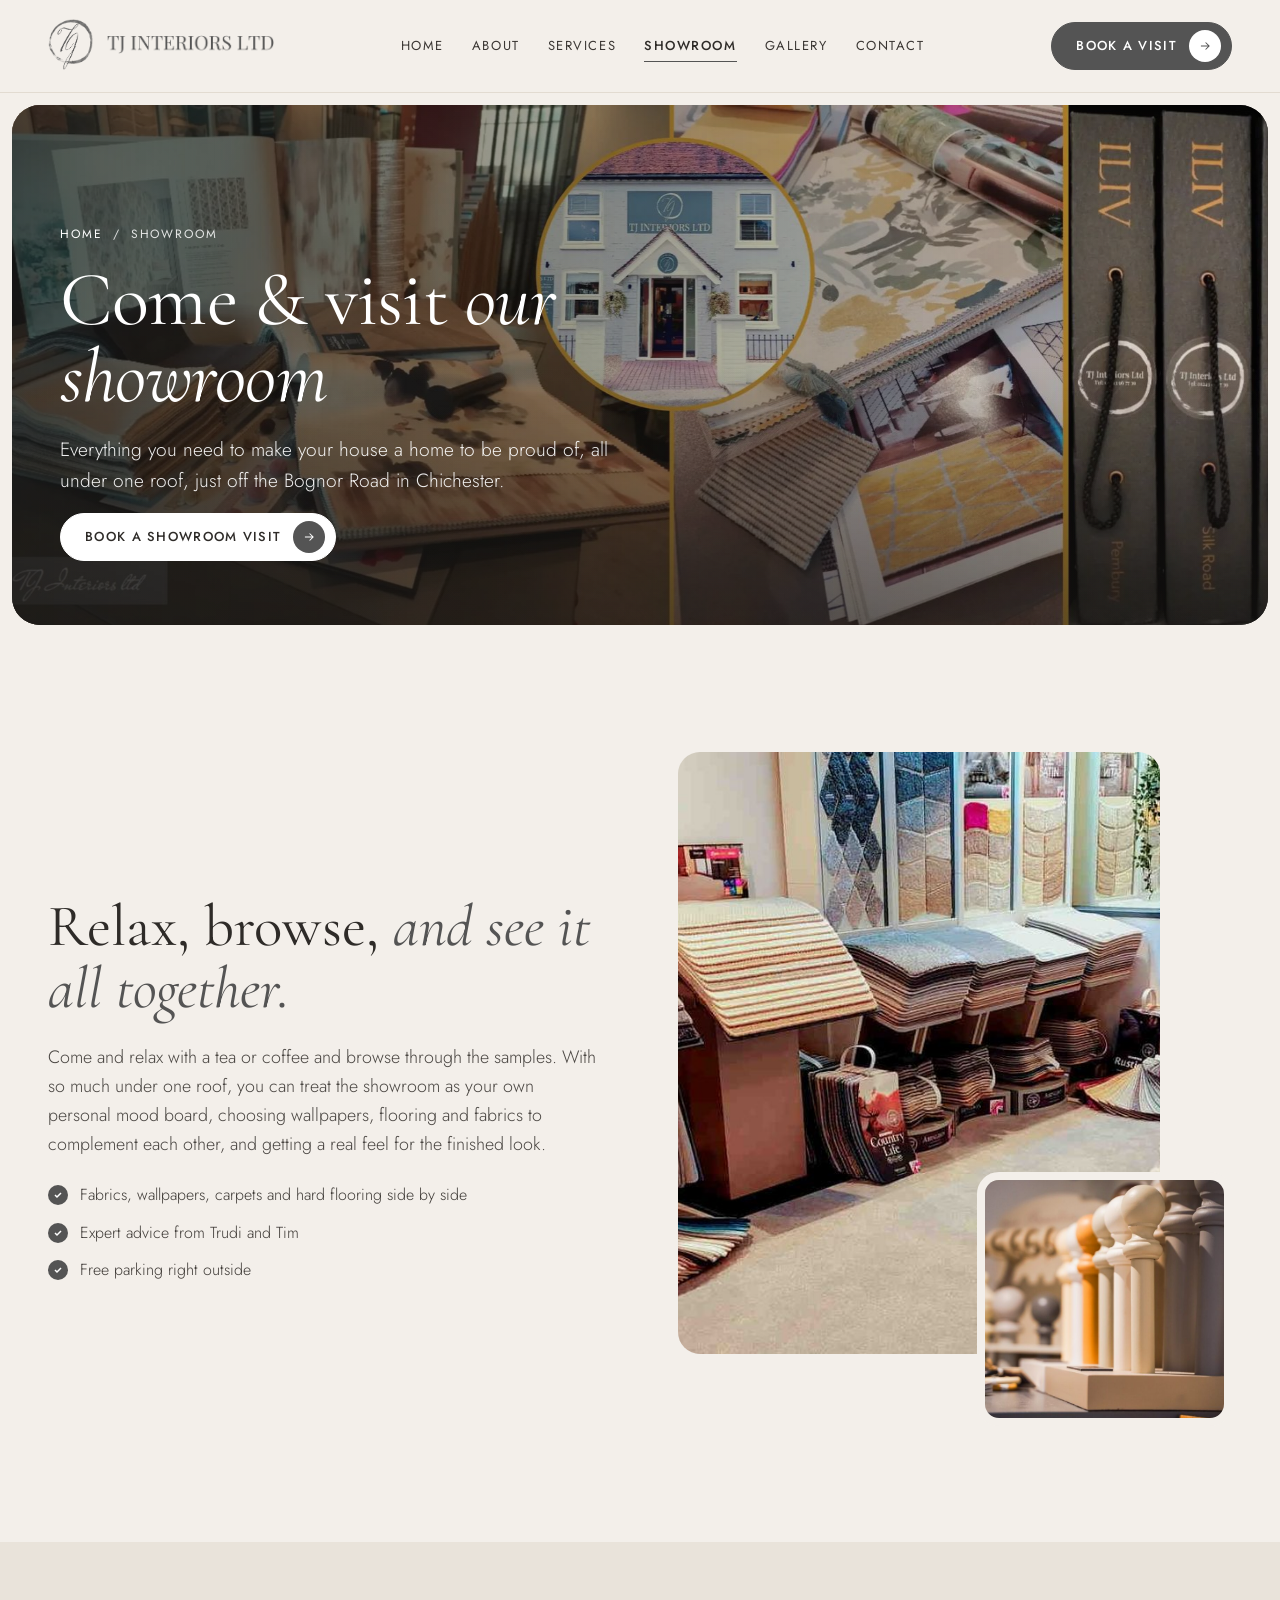
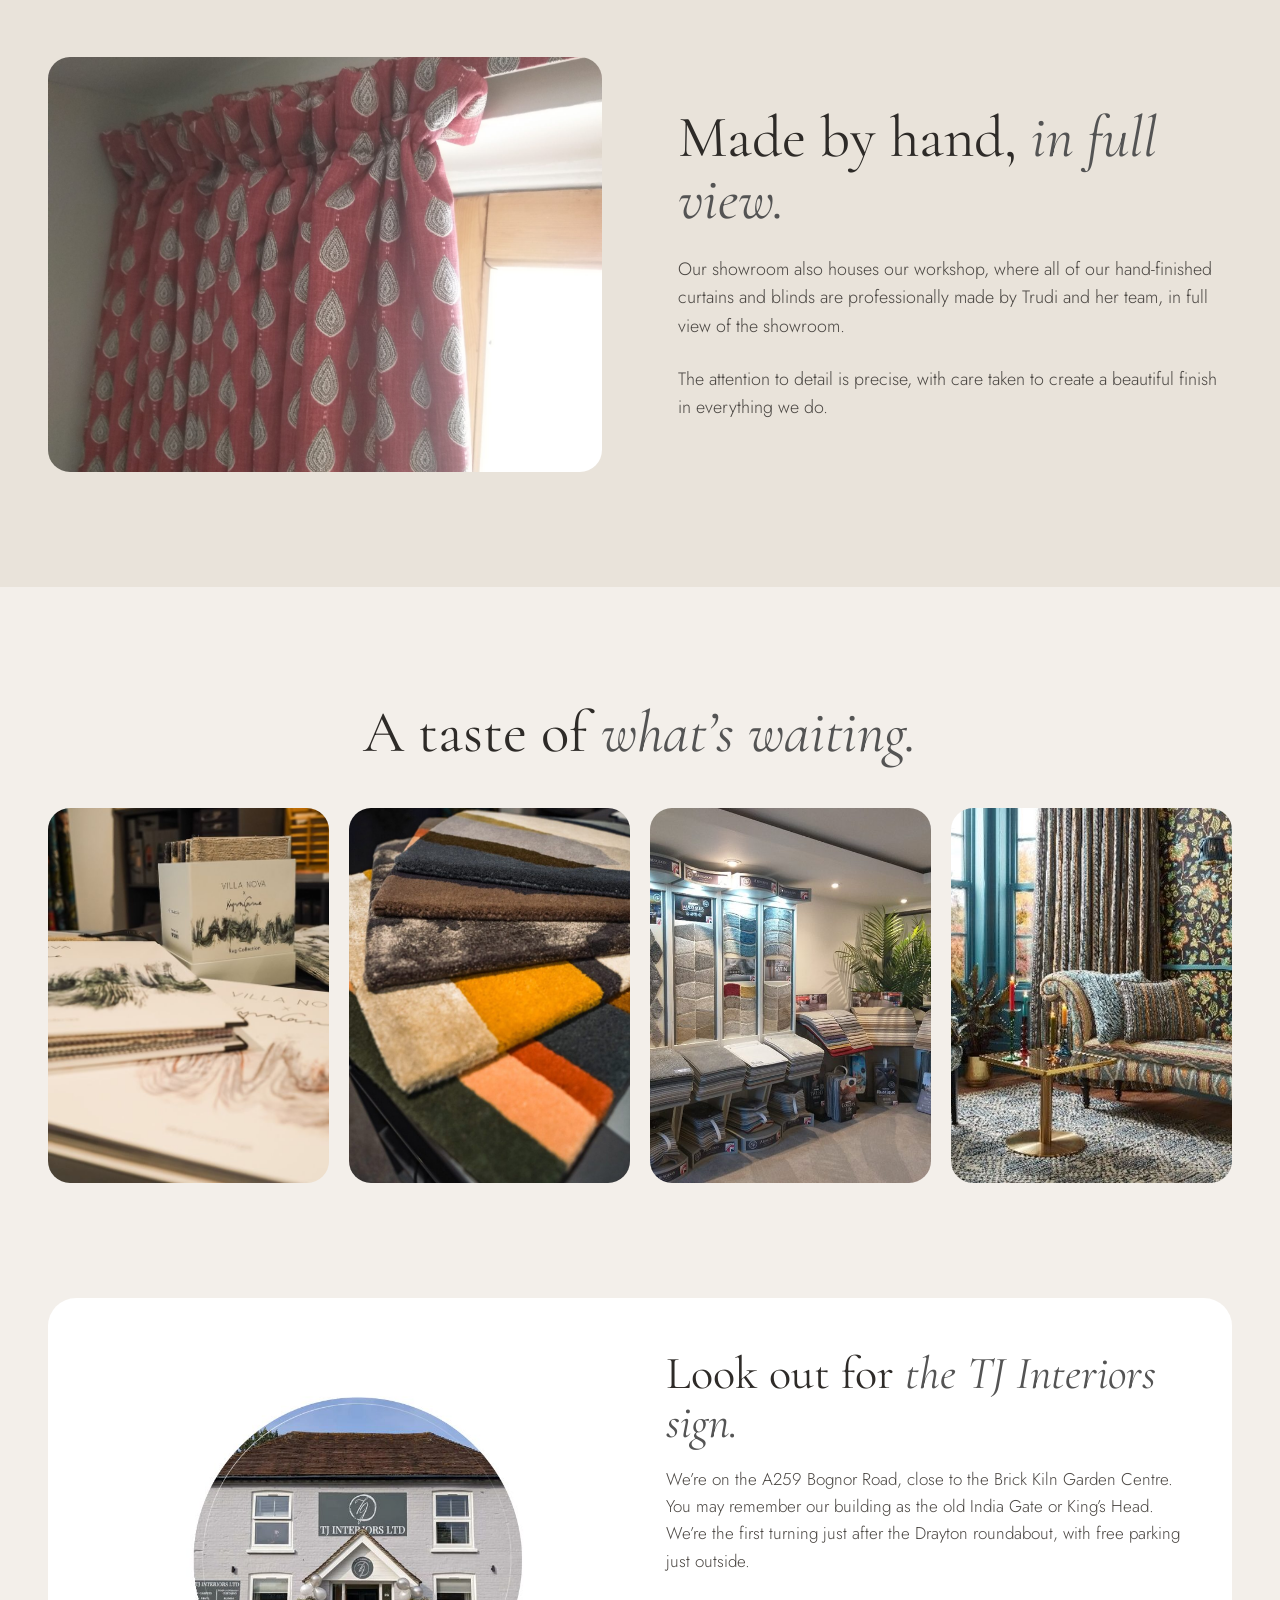
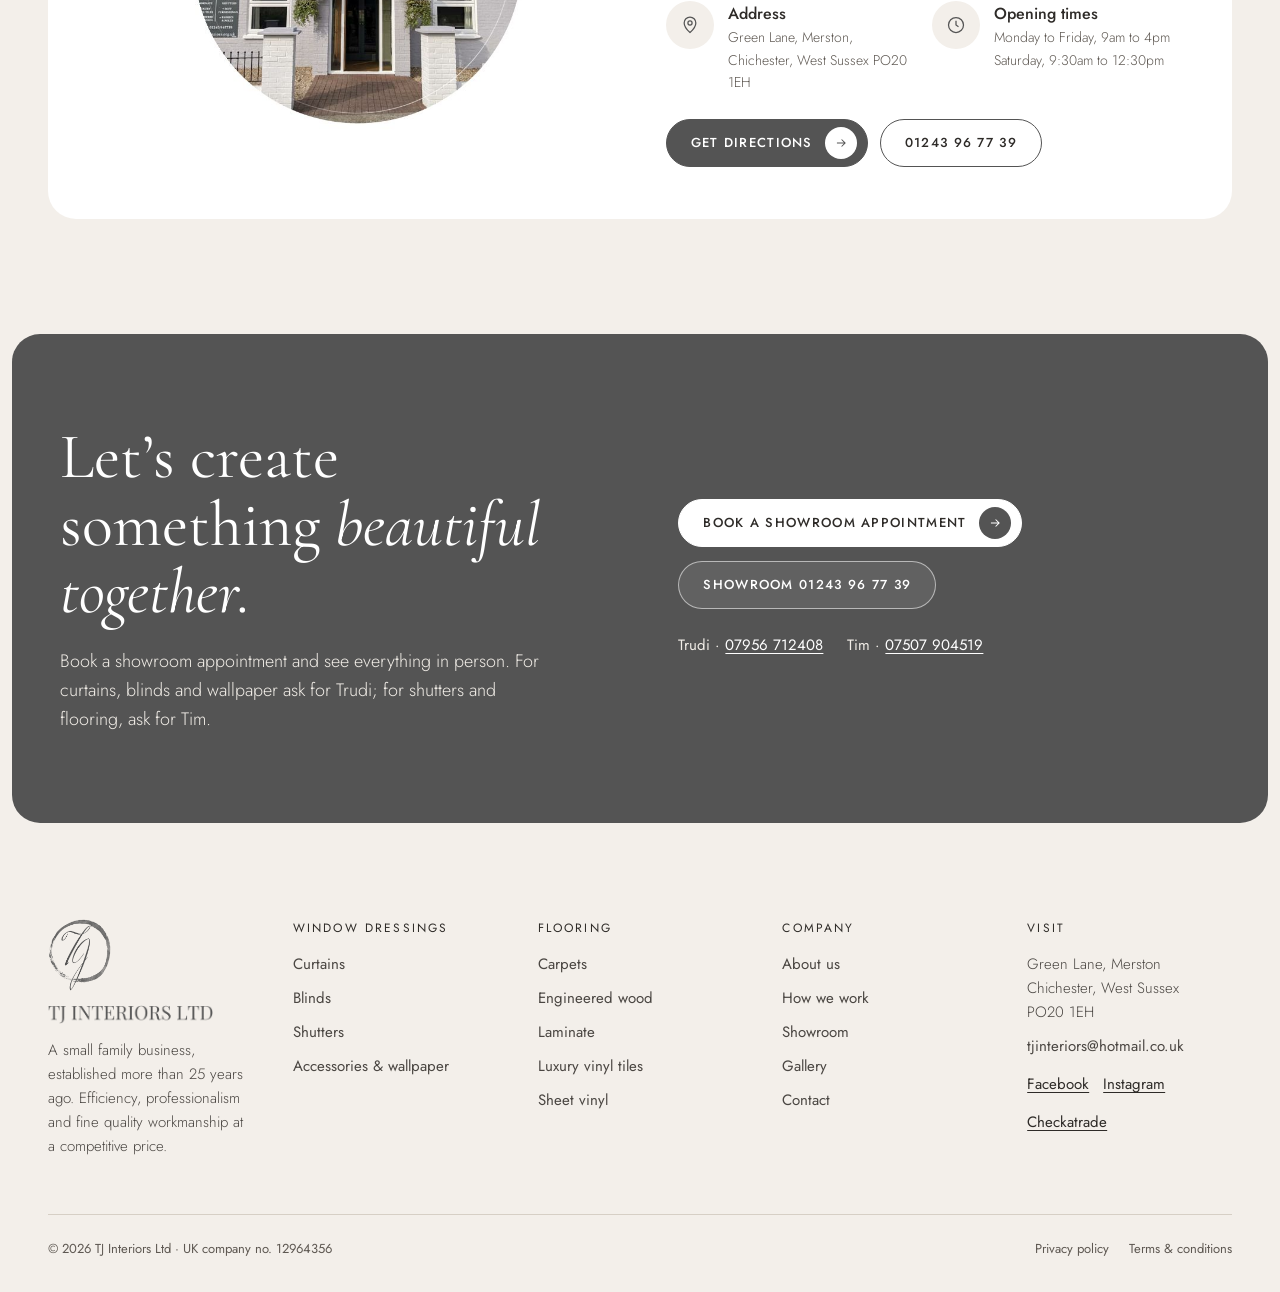
<file: showroom.html>
<!doctype html>
<html lang="en-GB">
<head>
<meta charset="utf-8">
<meta name="viewport" content="width=device-width, initial-scale=1">
<title>Showroom | TJ Interiors Ltd, Chichester</title>
<meta name="description" content="Visit the TJ Interiors showroom and workshop on the Bognor Road, Chichester. Free parking.">
<meta property="og:title" content="Showroom | TJ Interiors Ltd, Chichester">
<meta property="og:description" content="Visit the TJ Interiors showroom and workshop on the Bognor Road, Chichester. Free parking.">
<meta name="theme-color" content="#545454">
<link rel="icon" type="image/png" href="images/favicon.png">
<link rel="apple-touch-icon" href="images/apple-touch-icon.png">
<meta property="og:image" content="images/og-image.jpg">
<meta property="og:type" content="website">
<link rel="stylesheet" href="https://fonts.googleapis.com/css2?family=Cormorant+Garamond:ital,wght@0,400;0,500;0,600;1,400;1,500&amp;family=Jost:wght@300;400;500&amp;family=Great+Vibes&amp;display=swap">
<link rel="stylesheet" href="css/site.css">
<style>body{margin:0}</style>
</head>
<body>
<div class="site motion-on labels-none" style="font-family: 'Jost', system-ui, sans-serif; color: #2E2B28">

<header class="sh" style="font-family: 'Jost', system-ui, sans-serif; color: #2E2B28">
<div class="wrap sh-row">
<a href="index.html" aria-label="TJ Interiors Ltd, home" style="line-height: 1; color: #545454; flex: none">
<span class="brand" style="display: inline-flex; align-items: center; gap: 14px"><img src="images/logo-monogram-grey.png" alt="" style="height: clamp(44px, 4vw, 56px); width: auto"><img src="images/logo-wordmark-grey.png" alt="TJ Interiors Ltd" style="height: clamp(15px, 1.5vw, 21px); width: auto"></span>
</a>
<nav class="sh-nav" aria-label="Main">
<a class="sh-link" href="index.html">Home</a>
<a class="sh-link" href="about.html">About</a>
<a class="sh-link" href="services.html">Services</a>
<a class="sh-link on" href="showroom.html">Showroom</a>
<a class="sh-link" href="gallery.html">Gallery</a>
<a class="sh-link" href="contact.html">Contact</a>
</nav>
<div style="display: flex; align-items: center; gap: 10px">
<a class="pill pill-line pill-plain sh-cta sh-phone" href="tel:+441243967739">01243 96 77 39</a>
<a class="pill pill-dark sh-cta" href="contact.html">Book a visit<span class="dot"><svg width="14" height="14" viewBox="0 0 24 24" fill="none" stroke="currentColor" stroke-width="1.8" aria-hidden="true"><path d="M5 12h14M13 6l6 6-6 6"></path></svg></span></a>
<button class="sh-menu" type="button" aria-label="Open menu" aria-expanded="false" data-action="menu">
<span class="dcif" data-if="open" hidden><svg width="20" height="20" viewBox="0 0 24 24" fill="none" stroke="currentColor" stroke-width="1.6" aria-hidden="true"><path d="M6 6l12 12M18 6L6 18"></path></svg></span>
<span class="dcif" data-if="closed"><svg width="20" height="20" viewBox="0 0 24 24" fill="none" stroke="currentColor" stroke-width="1.6" aria-hidden="true"><path d="M4 8h16M4 16h16"></path></svg></span>
</button>
</div>
</div>
<span class="dcif" data-if="open" hidden>
<nav class="wrap sh-drawer" aria-label="Mobile">
<a class="m" href="index.html">Home</a>
<a class="m" href="about.html">About</a>
<a class="m" href="services.html">Services</a>
<a class="m" href="showroom.html">Showroom</a>
<a class="m" href="gallery.html">Gallery</a>
<a class="m" href="contact.html">Contact</a>
<div style="display: flex; flex-wrap: wrap; gap: 10px; padding-top: 18px">
<a class="pill pill-dark" href="contact.html">Book a visit<span class="dot"><svg width="14" height="14" viewBox="0 0 24 24" fill="none" stroke="currentColor" stroke-width="1.8" aria-hidden="true"><path d="M5 12h14M13 6l6 6-6 6"></path></svg></span></a>
<a class="pill pill-line pill-plain" href="tel:+441243967739">Call 01243 96 77 39</a>
</div>
</nav>
</span>
</header>


<div style="padding: 12px">
<section class="phero">
<img src="images/showroom-samples.jpg" alt="Wallpaper pattern books and fabric samples in the showroom" style="object-position: 30% 50%">
<div class="phero-scrim"></div>
<div class="wrap"><div class="phero-copy">
<nav class="crumbs" aria-label="Breadcrumb"><a href="index.html">Home</a><span aria-hidden="true">/</span><span>Showroom</span></nav>
<h1 class="h1">Come &amp; visit <em>our showroom</em></h1>
<p style="margin: 0; font-size: clamp(17px, 1.5vw, 20px); font-weight: 300; color: rgba(255,255,255,.92); max-width: 560px">Everything you need to make your house a home to be proud of, all under one roof, just off the Bognor Road in Chichester.</p>
<div><a class="pill pill-light" href="contact.html">Book a showroom visit<span class="dot"><svg width="14" height="14" viewBox="0 0 24 24" fill="none" stroke="currentColor" stroke-width="1.8" aria-hidden="true"><path d="M5 12h14M13 6l6 6-6 6"></path></svg></span></a></div>
</div></div>
</section>
</div>

<section class="section">
<div class="wrap split">
<div class="stack reveal" style="gap: 24px">
<h2 class="h2">Relax, browse, <em>and see it all together.</em></h2>
<p class="lead">Come and relax with a tea or coffee and browse through the samples. With so much under one roof, you can treat the showroom as your own personal mood board, choosing wallpapers, flooring and fabrics to complement each other, and getting a real feel for the finished look.</p>
<ul class="ticks">
<li>Fabrics, wallpapers, carpets and hard flooring side by side</li>
<li>Expert advice from Trudi and Tim</li>
<li>Free parking right outside</li>
</ul>
</div>
<div class="overlap reveal">
<div class="photo r45"><img src="images/showroom-carpets.jpg" alt="Carpet sample stands and rugs in the showroom"></div>
<div class="photo photo-sm r11"><img src="images/curtain-pole-finials.jpg" alt="Curtain pole finials on display"></div>
</div>
</div>
</section>

<section class="section tint">
<div class="wrap split">
<div class="photo r43 reveal"><img src="images/pinch-pleat-curtains.jpg" alt="Hand-finished pinch pleat curtains made in the TJ Interiors workshop"></div>
<div class="stack reveal" style="gap: 24px">
<h2 class="h2">Made by hand, <em>in full view.</em></h2>
<p class="lead">Our showroom also houses our workshop, where all of our hand-finished curtains and blinds are professionally made by Trudi and her team, in full view of the showroom.</p>
<p class="lead">The attention to detail is precise, with care taken to create a beautiful finish in everything we do.</p>
</div>
</div>
</section>

<section class="section">
<div class="wrap stack" style="gap: 44px">
<div class="stack center reveal" style="gap: 18px; max-width: 720px">
<h2 class="h2">A taste of <em>what’s waiting.</em></h2>
</div>
<div class="grid4">
<div class="photo r34 reveal"><img src="images/wallpaper-books.jpg" alt="Wallpaper sample books open on a table"></div>
<div class="photo r34 reveal"><img src="images/rug-samples.jpg" alt="Colourful rug samples"></div>
<div class="photo r34 reveal"><img src="images/showroom-flooring-displays.jpg" alt="Flooring sample displays"></div>
<div class="photo r34 reveal"><img src="images/patterned-curtains-wallpaper.jpg" alt="Patterned curtains and wallpaper"></div>
</div>
</div>
</section>

<section style="padding-bottom: clamp(72px, 9vw, 128px)">
<div class="wrap">
<div class="reveal" style="background: #FFFFFF; border-radius: 28px; padding: clamp(28px, 4vw, 56px); display: grid; grid-template-columns: repeat(auto-fit, minmax(min(100%, 320px), 1fr)); gap: clamp(28px, 4vw, 64px); align-items: center">
<img src="images/showroom-building.jpg" alt="The TJ Interiors showroom building with its sign" style="width: 100%; max-width: 380px; aspect-ratio: 1 / 1; border-radius: 50%; object-fit: cover; margin: 0 auto">
<div class="stack" style="gap: 20px">
<h2 class="h2" style="font-size: clamp(34px, 3.6vw, 50px)">Look out for <em>the TJ Interiors sign.</em></h2>
<p class="body" style="font-size: 17px">We’re on the A259 Bognor Road, close to the Brick Kiln Garden Centre. You may remember our building as the old India Gate or King’s Head. We’re the first turning just after the Drayton roundabout, with free parking just outside.</p>
<div style="display: grid; grid-template-columns: repeat(auto-fit, minmax(200px, 1fr)); gap: 18px; padding-top: 6px">
<div style="display: flex; gap: 14px"><span class="ic"><svg width="20" height="20" viewBox="0 0 24 24" fill="none" stroke="currentColor" stroke-width="1.5" aria-hidden="true"><path d="M12 21s-7-6.2-7-11.5A7 7 0 0 1 19 9.5C19 14.8 12 21 12 21z"></path><circle cx="12" cy="9.5" r="2.5"></circle></svg></span><div><div style="font-weight: 500">Address</div><div class="small muted" style="font-weight: 300">Green Lane, Merston, Chichester, West Sussex PO20 1EH</div></div></div>
<div style="display: flex; gap: 14px"><span class="ic"><svg width="20" height="20" viewBox="0 0 24 24" fill="none" stroke="currentColor" stroke-width="1.5" aria-hidden="true"><circle cx="12" cy="12" r="9"></circle><path d="M12 7v5l3 2"></path></svg></span><div><div style="font-weight: 500">Opening times</div><div class="small muted" style="font-weight: 300">Monday to Friday, 9am to 4pm<br>Saturday, 9:30am to 12:30pm</div></div></div>
</div>
<div style="display: flex; flex-wrap: wrap; gap: 12px; padding-top: 6px">
<a class="pill pill-dark" href="https://www.google.com/maps/search/?api=1&amp;query=TJ+Interiors+Ltd+Green+Lane+Merston+Chichester+PO20+1EH">Get directions<span class="dot"><svg width="14" height="14" viewBox="0 0 24 24" fill="none" stroke="currentColor" stroke-width="1.8" aria-hidden="true"><path d="M5 12h14M13 6l6 6-6 6"></path></svg></span></a>
<a class="pill pill-line pill-plain" href="tel:+441243967739">01243 96 77 39</a>
</div>
</div>
</div>
</div>
</section>


<div style="font-family: 'Jost', system-ui, sans-serif; color: #2E2B28; background: #F3EFEA; line-height: 1.6">

<section style="padding: 0 12px">
<div class="sf-cta">
<div class="wrap split">
<div class="stack on-dark" style="gap: 22px">
<h2 class="h2" style="font-size: clamp(40px, 5vw, 68px)">Let’s create something <em>beautiful together.</em></h2>
<p style="margin: 0; font-size: 18px; font-weight: 300; color: #F1EDE7; max-width: 480px">Book a showroom appointment and see everything in person. For curtains, blinds and wallpaper ask for Trudi; for shutters and flooring, ask for Tim.</p>
</div>
<div class="stack" style="gap: 14px; align-items: flex-start">
<a class="pill pill-light" href="contact.html">Book a showroom appointment<span class="dot"><svg width="14" height="14" viewBox="0 0 24 24" fill="none" stroke="currentColor" stroke-width="1.8" aria-hidden="true"><path d="M5 12h14M13 6l6 6-6 6"></path></svg></span></a>
<a class="pill pill-ghost" href="tel:+441243967739">Showroom 01243 96 77 39</a>
<div style="display: flex; flex-wrap: wrap; gap: 8px 24px; padding-top: 10px; font-size: 15px; color: #F1EDE7">
<span>Trudi · <a href="tel:+447956712408" style="color: #FFFFFF; text-decoration: underline; text-underline-offset: 3px">07956 712408</a></span>
<span>Tim · <a href="tel:+447507904519" style="color: #FFFFFF; text-decoration: underline; text-underline-offset: 3px">07507 904519</a></span>
</div>
</div>
</div>
</div>
</section>

<footer style="padding-top: clamp(64px, 8vw, 96px); padding-bottom: 32px">
<div class="wrap stack" style="gap: 56px">
<div style="display: grid; grid-template-columns: repeat(auto-fit, minmax(min(100%, 190px), 1fr)); gap: 40px">
<div class="stack" style="gap: 14px">
<span class="brand" style="display: inline-flex; flex-direction: column; align-items: flex-start; gap: 14px"><img src="images/logo-monogram-grey.png" alt="" style="height: 72px; width: auto"><img src="images/logo-wordmark-grey.png" alt="TJ Interiors Ltd" style="height: 19px; width: auto; max-width: 100%"></span>
<p style="margin: 0; font-size: 15px; font-weight: 300; color: #4A4642; max-width: 280px">A small family business, established more than 25 years ago. Efficiency, professionalism and fine quality workmanship at a competitive price.</p>
</div>
<div class="stack" style="gap: 10px">
<div class="label" style="color: #2E2B28; margin-bottom: 4px">Window dressings</div>
<a class="flink" href="curtains.html">Curtains</a>
<a class="flink" href="blinds.html">Blinds</a>
<a class="flink" href="shutters.html">Shutters</a>
<a class="flink" href="accessories.html">Accessories &amp; wallpaper</a>
</div>
<div class="stack" style="gap: 10px">
<div class="label" style="color: #2E2B28; margin-bottom: 4px">Flooring</div>
<a class="flink" href="carpets.html">Carpets</a>
<a class="flink" href="engineered-wood.html">Engineered wood</a>
<a class="flink" href="laminate.html">Laminate</a>
<a class="flink" href="luxury-vinyl-tiles.html">Luxury vinyl tiles</a>
<a class="flink" href="sheet-vinyl.html">Sheet vinyl</a>
</div>
<div class="stack" style="gap: 10px">
<div class="label" style="color: #2E2B28; margin-bottom: 4px">Company</div>
<a class="flink" href="about.html">About us</a>
<a class="flink" href="services.html">How we work</a>
<a class="flink" href="showroom.html">Showroom</a>
<a class="flink" href="gallery.html">Gallery</a>
<a class="flink" href="contact.html">Contact</a>
</div>
<div class="stack" style="gap: 10px">
<div class="label" style="color: #2E2B28; margin-bottom: 4px">Visit</div>
<span style="font-size: 15px; font-weight: 300; color: #4A4642">Green Lane, Merston<br>Chichester, West Sussex<br>PO20 1EH</span>
<a class="flink" href="mailto:tjinteriors@hotmail.co.uk" style="word-break: break-all">tjinteriors@hotmail.co.uk</a>
<div style="display: flex; flex-wrap: wrap; gap: 14px; padding-top: 4px">
<a href="https://www.facebook.com" style="color: #2E2B28; text-decoration: underline; text-underline-offset: 3px; font-size: 15px">Facebook</a>
<a href="https://www.instagram.com" style="color: #2E2B28; text-decoration: underline; text-underline-offset: 3px; font-size: 15px">Instagram</a>
<a href="https://www.checkatrade.com" style="color: #2E2B28; text-decoration: underline; text-underline-offset: 3px; font-size: 15px">Checkatrade</a>
</div>
</div>
</div>
<div style="display: flex; flex-wrap: wrap; justify-content: space-between; gap: 16px; padding-top: 24px; border-top: 1px solid #D6CFC5; font-size: 13px; color: #5E5852">
<span>© 2026 TJ Interiors Ltd · UK company no. 12964356</span>
<div style="display: flex; gap: 20px"><a href="#privacy" style="color: #5E5852">Privacy policy</a><a href="#terms" style="color: #5E5852">Terms &amp; conditions</a></div>
</div>
</div>
</footer>
</div>

</div>
<script src="js/site.js" defer></script>
</body>
</html>
</file>
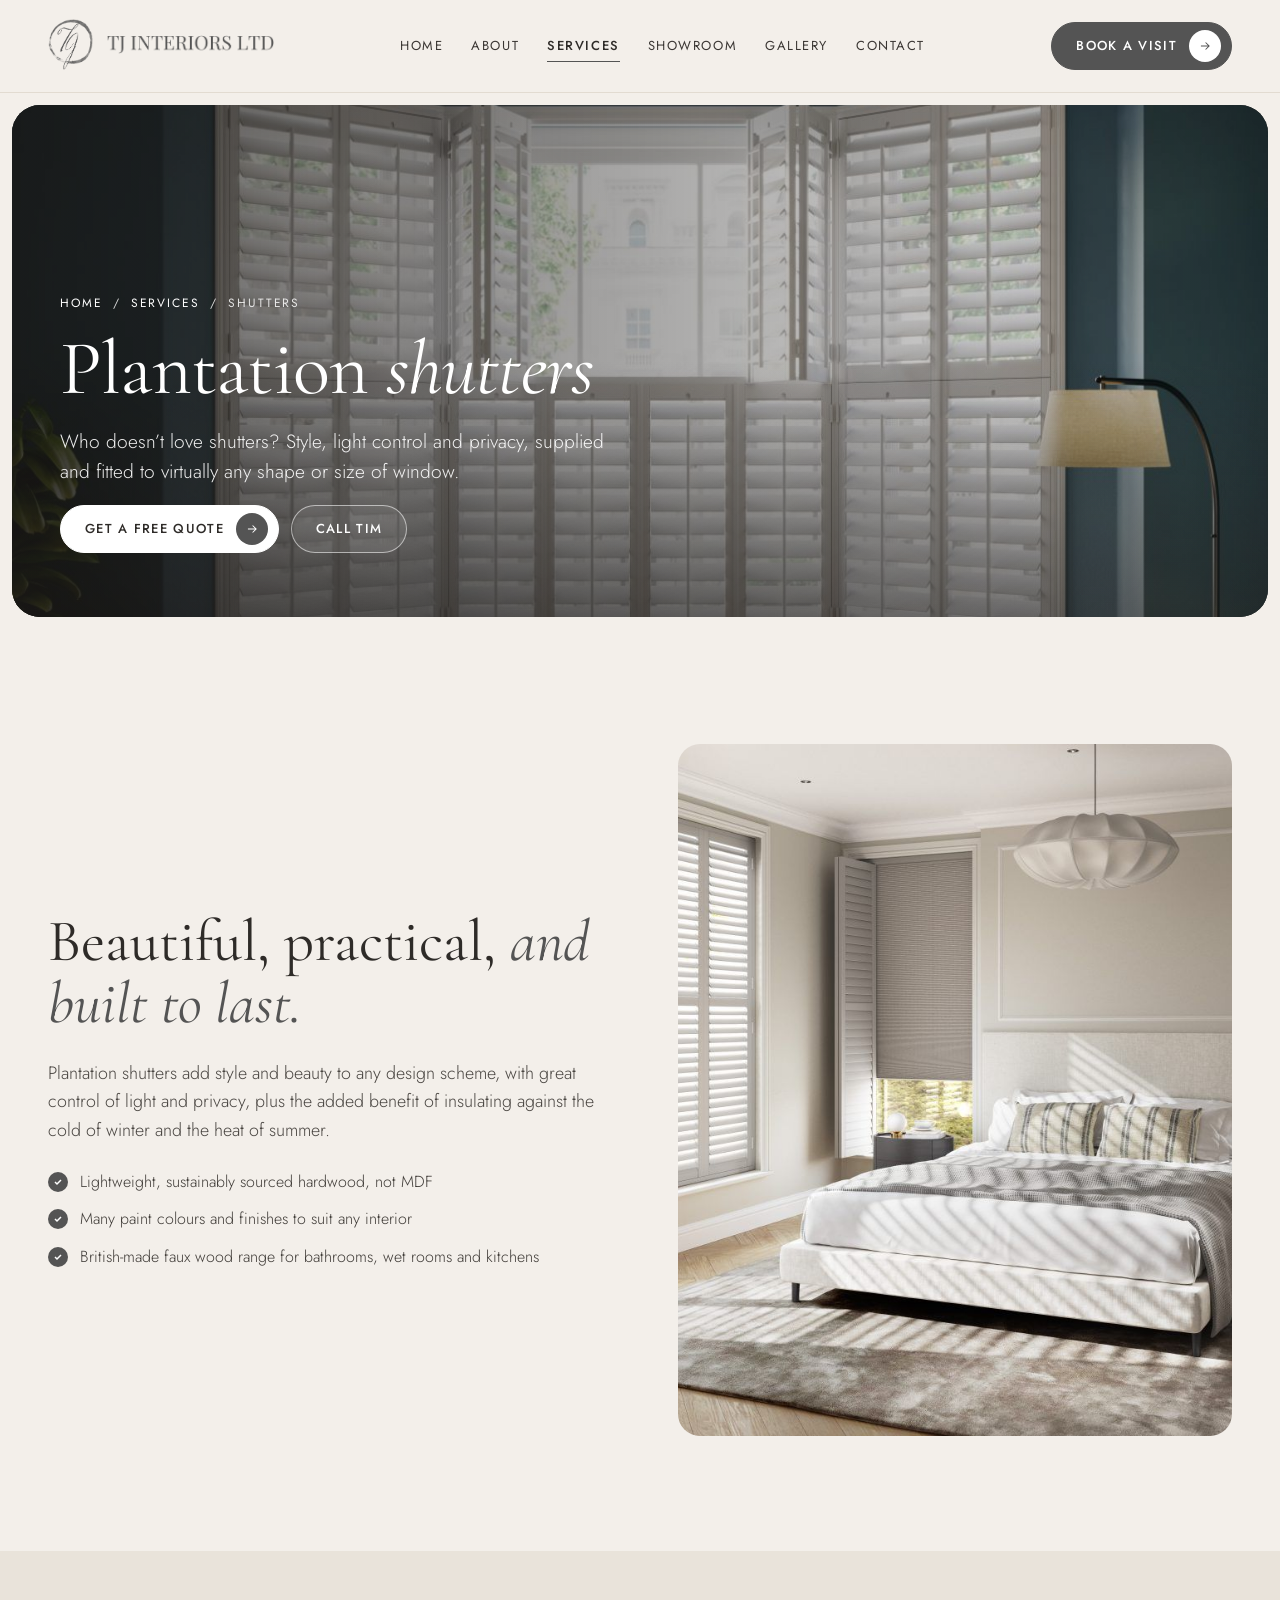
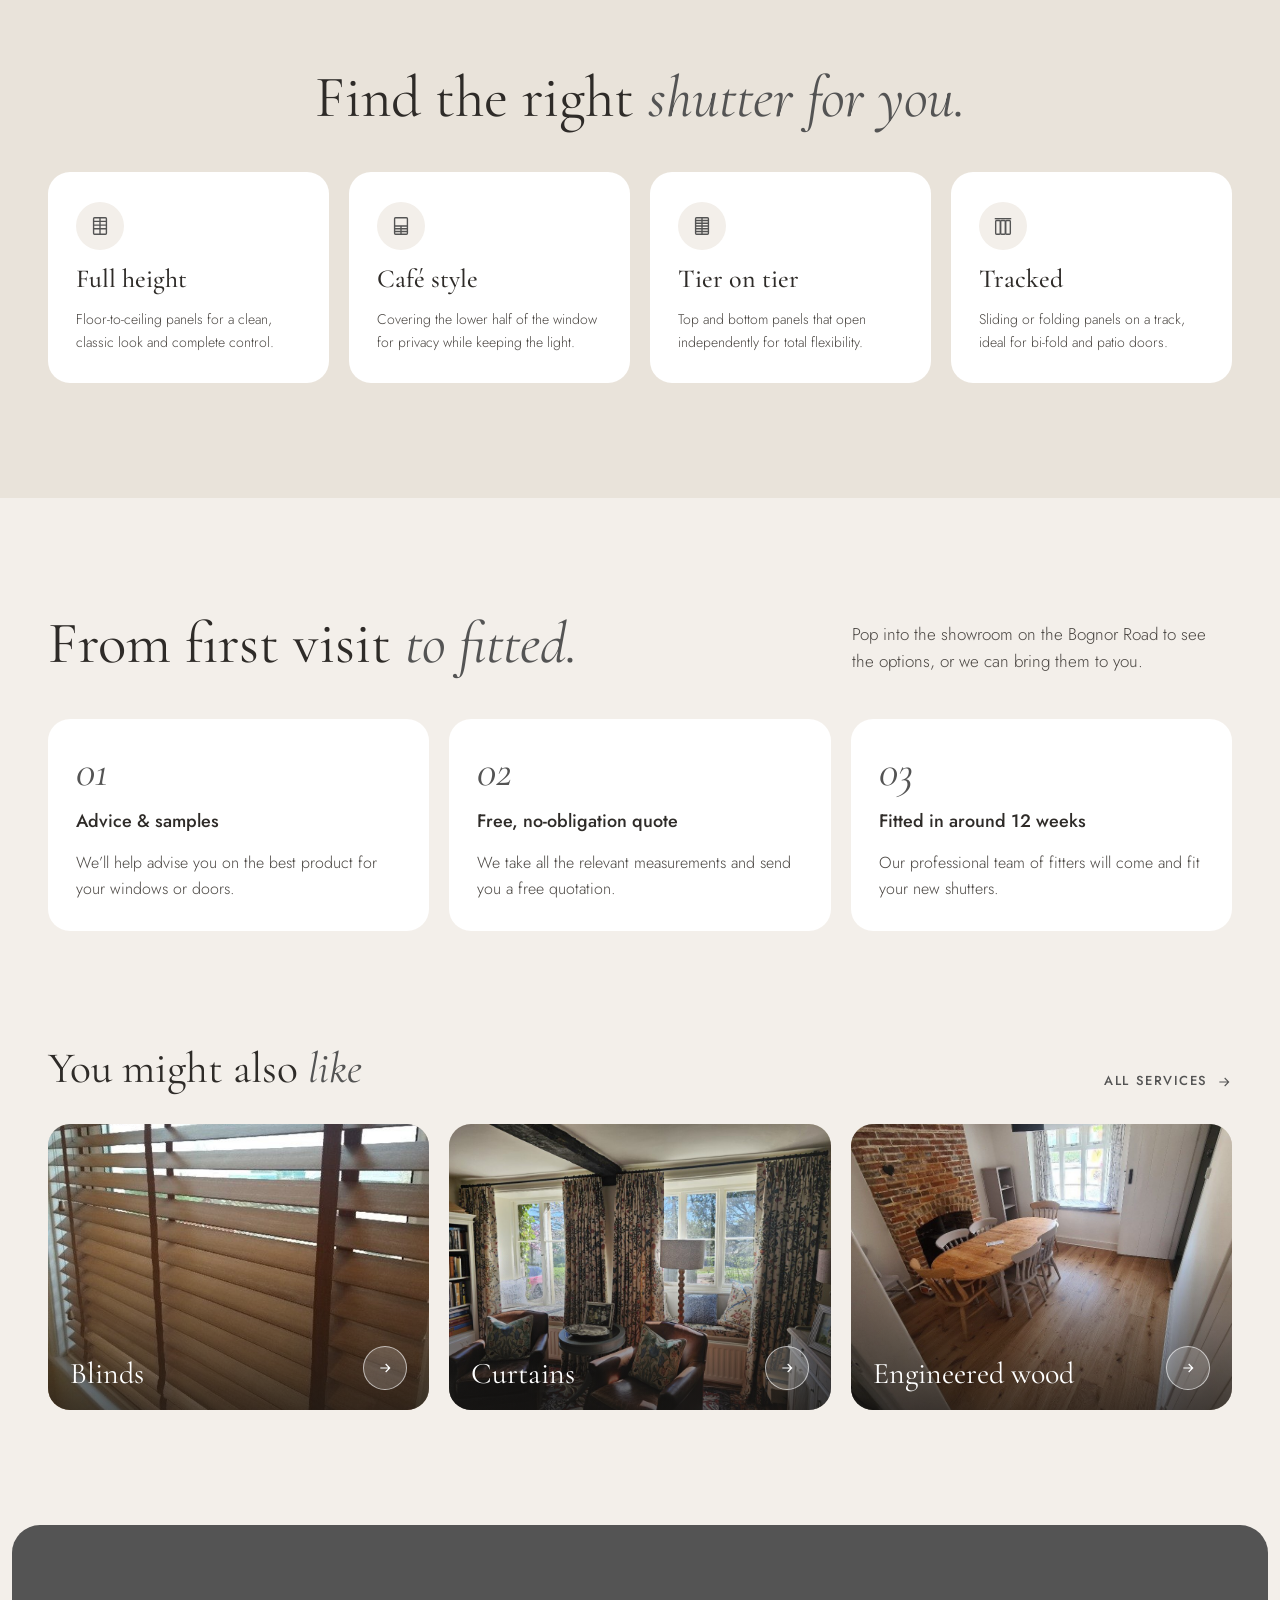
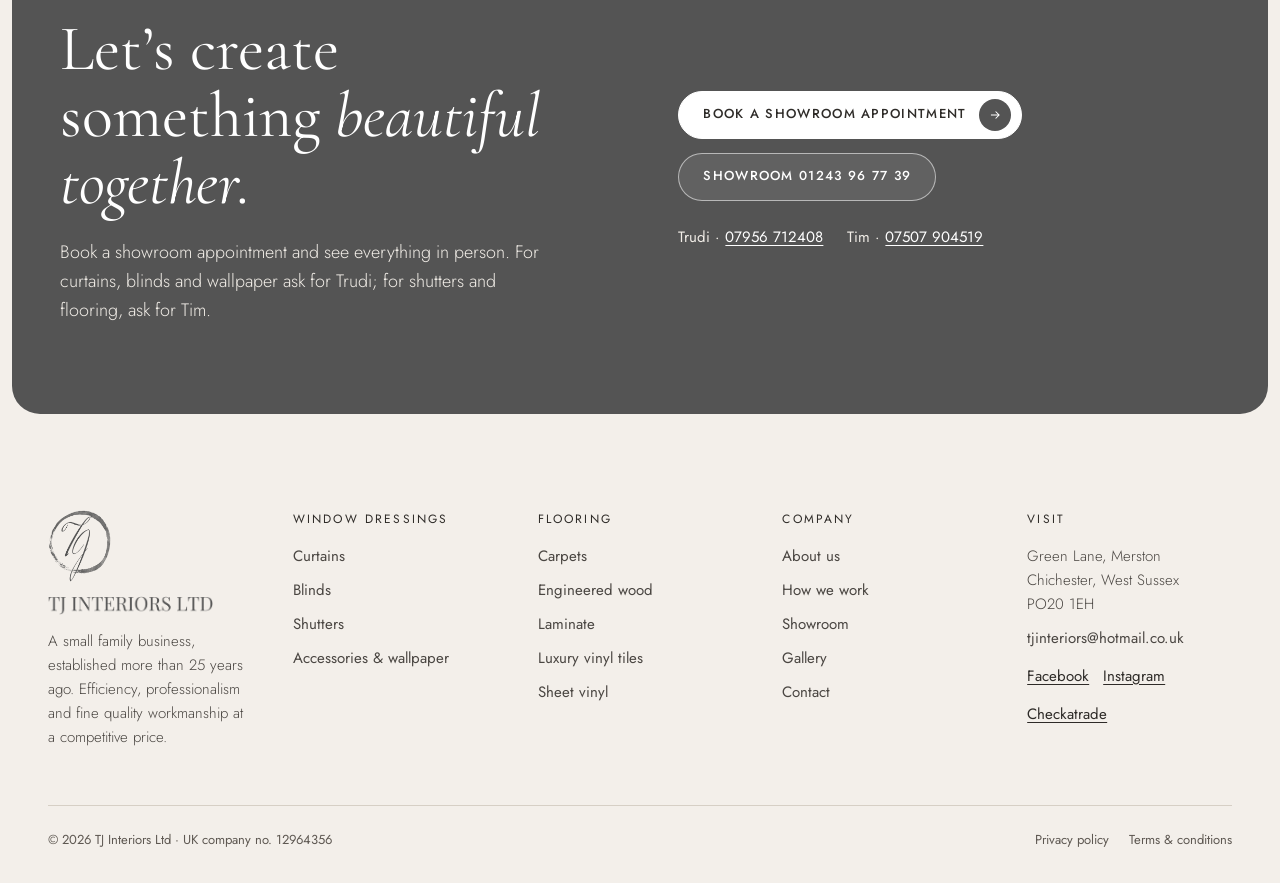
<file: shutters.html>
<!doctype html>
<html lang="en-GB">
<head>
<meta charset="utf-8">
<meta name="viewport" content="width=device-width, initial-scale=1">
<title>Plantation shutters | TJ Interiors Ltd, Chichester</title>
<meta name="description" content="Plantation shutters in sustainable hardwood or faux wood, supplied and fitted across West Sussex.">
<meta property="og:title" content="Plantation shutters | TJ Interiors Ltd, Chichester">
<meta property="og:description" content="Plantation shutters in sustainable hardwood or faux wood, supplied and fitted across West Sussex.">
<meta name="theme-color" content="#545454">
<link rel="icon" type="image/png" href="images/favicon.png">
<link rel="apple-touch-icon" href="images/apple-touch-icon.png">
<meta property="og:image" content="images/og-image.jpg">
<meta property="og:type" content="website">
<link rel="stylesheet" href="https://fonts.googleapis.com/css2?family=Cormorant+Garamond:ital,wght@0,400;0,500;0,600;1,400;1,500&amp;family=Jost:wght@300;400;500&amp;family=Great+Vibes&amp;display=swap">
<link rel="stylesheet" href="css/site.css">
<style>body{margin:0}</style>
</head>
<body>
<div class="site motion-on labels-none" style="font-family: 'Jost', system-ui, sans-serif; color: #2E2B28">

<header class="sh" style="font-family: 'Jost', system-ui, sans-serif; color: #2E2B28">
<div class="wrap sh-row">
<a href="index.html" aria-label="TJ Interiors Ltd, home" style="line-height: 1; color: #545454; flex: none">
<span class="brand" style="display: inline-flex; align-items: center; gap: 14px"><img src="images/logo-monogram-grey.png" alt="" style="height: clamp(44px, 4vw, 56px); width: auto"><img src="images/logo-wordmark-grey.png" alt="TJ Interiors Ltd" style="height: clamp(15px, 1.5vw, 21px); width: auto"></span>
</a>
<nav class="sh-nav" aria-label="Main">
<a class="sh-link" href="index.html">Home</a>
<a class="sh-link" href="about.html">About</a>
<a class="sh-link on" href="services.html">Services</a>
<a class="sh-link" href="showroom.html">Showroom</a>
<a class="sh-link" href="gallery.html">Gallery</a>
<a class="sh-link" href="contact.html">Contact</a>
</nav>
<div style="display: flex; align-items: center; gap: 10px">
<a class="pill pill-line pill-plain sh-cta sh-phone" href="tel:+441243967739">01243 96 77 39</a>
<a class="pill pill-dark sh-cta" href="contact.html">Book a visit<span class="dot"><svg width="14" height="14" viewBox="0 0 24 24" fill="none" stroke="currentColor" stroke-width="1.8" aria-hidden="true"><path d="M5 12h14M13 6l6 6-6 6"></path></svg></span></a>
<button class="sh-menu" type="button" aria-label="Open menu" aria-expanded="false" data-action="menu">
<span class="dcif" data-if="open" hidden><svg width="20" height="20" viewBox="0 0 24 24" fill="none" stroke="currentColor" stroke-width="1.6" aria-hidden="true"><path d="M6 6l12 12M18 6L6 18"></path></svg></span>
<span class="dcif" data-if="closed"><svg width="20" height="20" viewBox="0 0 24 24" fill="none" stroke="currentColor" stroke-width="1.6" aria-hidden="true"><path d="M4 8h16M4 16h16"></path></svg></span>
</button>
</div>
</div>
<span class="dcif" data-if="open" hidden>
<nav class="wrap sh-drawer" aria-label="Mobile">
<a class="m" href="index.html">Home</a>
<a class="m" href="about.html">About</a>
<a class="m" href="services.html">Services</a>
<a class="m" href="showroom.html">Showroom</a>
<a class="m" href="gallery.html">Gallery</a>
<a class="m" href="contact.html">Contact</a>
<div style="display: flex; flex-wrap: wrap; gap: 10px; padding-top: 18px">
<a class="pill pill-dark" href="contact.html">Book a visit<span class="dot"><svg width="14" height="14" viewBox="0 0 24 24" fill="none" stroke="currentColor" stroke-width="1.8" aria-hidden="true"><path d="M5 12h14M13 6l6 6-6 6"></path></svg></span></a>
<a class="pill pill-line pill-plain" href="tel:+441243967739">Call 01243 96 77 39</a>
</div>
</nav>
</span>
</header>


<div style="padding: 12px">
<section class="phero">
<img src="images/tier-on-tier-shutters.jpg" alt="Bay window with white tier-on-tier shutters in a blue living room" style="object-position: 50% 40%">
<div class="phero-scrim"></div>
<div class="wrap"><div class="phero-copy">
<nav class="crumbs" aria-label="Breadcrumb"><a href="index.html">Home</a><span aria-hidden="true">/</span><a href="services.html">Services</a><span aria-hidden="true">/</span><span>Shutters</span></nav>
<h1 class="h1">Plantation <em>shutters</em></h1>
<p style="margin: 0; font-size: clamp(17px, 1.5vw, 20px); font-weight: 300; color: rgba(255,255,255,.92); max-width: 560px">Who doesn’t love shutters? Style, light control and privacy, supplied and fitted to virtually any shape or size of window.</p>
<div style="display: flex; flex-wrap: wrap; gap: 12px"><a class="pill pill-light" href="contact.html">Get a free quote<span class="dot"><svg width="14" height="14" viewBox="0 0 24 24" fill="none" stroke="currentColor" stroke-width="1.8" aria-hidden="true"><path d="M5 12h14M13 6l6 6-6 6"></path></svg></span></a><a class="pill pill-ghost" href="tel:+447507904519">Call Tim</a></div>
</div></div>
</section>
</div>

<section class="section">
<div class="wrap split">
<div class="stack reveal" style="gap: 24px">
<h2 class="h2">Beautiful, practical, <em>and built to last.</em></h2>
<p class="lead">Plantation shutters add style and beauty to any design scheme, with great control of light and privacy, plus the added benefit of insulating against the cold of winter and the heat of summer.</p>
<ul class="ticks">
<li>Lightweight, sustainably sourced hardwood, not MDF</li>
<li>Many paint colours and finishes to suit any interior</li>
<li>British-made faux wood range for bathrooms, wet rooms and kitchens</li>
</ul>
</div>
<div class="photo r45 reveal"><img src="images/bedroom-shutters.jpg" alt="Calm bedroom with white plantation shutters"></div>
</div>
</section>

<section class="section tint">
<div class="wrap stack" style="gap: 44px">
<div class="stack center reveal" style="gap: 18px; max-width: 720px"><h2 class="h2">Find the right <em>shutter for you.</em></h2></div>
<div class="grid4">
<div class="card reveal"><span class="ic"><svg width="22" height="22" viewBox="0 0 24 24" fill="none" stroke="currentColor" stroke-width="1.5" aria-hidden="true"><rect x="5" y="3" width="14" height="18" rx="1"></rect><path d="M5 7h14M5 11h14M5 15h14M12 3v18"></path></svg></span><h3 class="h3" style="font-size: 26px">Full height</h3><p class="body small">Floor-to-ceiling panels for a clean, classic look and complete control.</p></div>
<div class="card reveal"><span class="ic"><svg width="22" height="22" viewBox="0 0 24 24" fill="none" stroke="currentColor" stroke-width="1.5" aria-hidden="true"><rect x="5" y="3" width="14" height="18" rx="1"></rect><path d="M5 12h14M5 15h14M5 18h14M12 12v9"></path></svg></span><h3 class="h3" style="font-size: 26px">Café style</h3><p class="body small">Covering the lower half of the window for privacy while keeping the light.</p></div>
<div class="card reveal"><span class="ic"><svg width="22" height="22" viewBox="0 0 24 24" fill="none" stroke="currentColor" stroke-width="1.5" aria-hidden="true"><rect x="5" y="3" width="14" height="18" rx="1"></rect><path d="M5 12h14M5 6h14M5 9h14M5 15h14M5 18h14M12 3v18"></path></svg></span><h3 class="h3" style="font-size: 26px">Tier on tier</h3><p class="body small">Top and bottom panels that open independently for total flexibility.</p></div>
<div class="card reveal"><span class="ic"><svg width="22" height="22" viewBox="0 0 24 24" fill="none" stroke="currentColor" stroke-width="1.5" aria-hidden="true"><path d="M3 4h18"></path><rect x="4" y="6" width="5" height="15" rx="1"></rect><rect x="9.5" y="6" width="5" height="15" rx="1"></rect><rect x="15" y="6" width="5" height="15" rx="1"></rect></svg></span><h3 class="h3" style="font-size: 26px">Tracked</h3><p class="body small">Sliding or folding panels on a track, ideal for bi-fold and patio doors.</p></div>
</div>
</div>
</section>

<section class="section">
<div class="wrap stack" style="gap: 44px">
<div class="head-row reveal">
<div class="stack" style="gap: 18px; max-width: 640px"><h2 class="h2">From first visit <em>to fitted.</em></h2></div>
<p class="body" style="font-size: 17px">Pop into the showroom on the Bognor Road to see the options, or we can bring them to you.</p>
</div>
<div class="grid3">
<div class="card reveal"><span class="num">01</span><h3 style="margin: 0; font-size: 18px; font-weight: 500">Advice &amp; samples</h3><p class="body">We’ll help advise you on the best product for your windows or doors.</p></div>
<div class="card reveal"><span class="num">02</span><h3 style="margin: 0; font-size: 18px; font-weight: 500">Free, no-obligation quote</h3><p class="body">We take all the relevant measurements and send you a free quotation.</p></div>
<div class="card reveal"><span class="num">03</span><h3 style="margin: 0; font-size: 18px; font-weight: 500">Fitted in around 12 weeks</h3><p class="body">Our professional team of fitters will come and fit your new shutters.</p></div>
</div>
</div>
</section>

<section style="padding-bottom: clamp(72px, 9vw, 128px)">
<div class="wrap stack" style="gap: 32px">
<div class="head-row reveal"><h2 class="h2" style="font-size: clamp(32px, 3.4vw, 46px)">You might also <em>like</em></h2><a class="textlink" href="services.html">All services<svg width="16" height="16" viewBox="0 0 24 24" fill="none" stroke="currentColor" stroke-width="1.6" aria-hidden="true"><path d="M5 12h14M13 6l6 6-6 6"></path></svg></a></div>
<div class="grid3">
<a class="tile r43 reveal" href="blinds.html"><img src="images/wooden-venetian-blind.jpg" alt=""><div class="tile-scrim"></div><div class="tile-cap"><span class="serif" style="font-size: 30px; line-height: 1.1">Blinds</span><span class="tile-go"><svg width="16" height="16" viewBox="0 0 24 24" fill="none" stroke="currentColor" stroke-width="1.8" aria-hidden="true"><path d="M5 12h14M13 6l6 6-6 6"></path></svg></span></div></a>
<a class="tile r43 reveal" href="curtains.html"><img src="images/lounge-curtains.jpg" alt=""><div class="tile-scrim"></div><div class="tile-cap"><span class="serif" style="font-size: 30px; line-height: 1.1">Curtains</span><span class="tile-go"><svg width="16" height="16" viewBox="0 0 24 24" fill="none" stroke="currentColor" stroke-width="1.8" aria-hidden="true"><path d="M5 12h14M13 6l6 6-6 6"></path></svg></span></div></a>
<a class="tile r43 reveal" href="engineered-wood.html"><img src="images/oak-floor-dining.jpg" alt=""><div class="tile-scrim"></div><div class="tile-cap"><span class="serif" style="font-size: 30px; line-height: 1.1">Engineered wood</span><span class="tile-go"><svg width="16" height="16" viewBox="0 0 24 24" fill="none" stroke="currentColor" stroke-width="1.8" aria-hidden="true"><path d="M5 12h14M13 6l6 6-6 6"></path></svg></span></div></a>
</div>
</div>
</section>


<div style="font-family: 'Jost', system-ui, sans-serif; color: #2E2B28; background: #F3EFEA; line-height: 1.6">

<section style="padding: 0 12px">
<div class="sf-cta">
<div class="wrap split">
<div class="stack on-dark" style="gap: 22px">
<h2 class="h2" style="font-size: clamp(40px, 5vw, 68px)">Let’s create something <em>beautiful together.</em></h2>
<p style="margin: 0; font-size: 18px; font-weight: 300; color: #F1EDE7; max-width: 480px">Book a showroom appointment and see everything in person. For curtains, blinds and wallpaper ask for Trudi; for shutters and flooring, ask for Tim.</p>
</div>
<div class="stack" style="gap: 14px; align-items: flex-start">
<a class="pill pill-light" href="contact.html">Book a showroom appointment<span class="dot"><svg width="14" height="14" viewBox="0 0 24 24" fill="none" stroke="currentColor" stroke-width="1.8" aria-hidden="true"><path d="M5 12h14M13 6l6 6-6 6"></path></svg></span></a>
<a class="pill pill-ghost" href="tel:+441243967739">Showroom 01243 96 77 39</a>
<div style="display: flex; flex-wrap: wrap; gap: 8px 24px; padding-top: 10px; font-size: 15px; color: #F1EDE7">
<span>Trudi · <a href="tel:+447956712408" style="color: #FFFFFF; text-decoration: underline; text-underline-offset: 3px">07956 712408</a></span>
<span>Tim · <a href="tel:+447507904519" style="color: #FFFFFF; text-decoration: underline; text-underline-offset: 3px">07507 904519</a></span>
</div>
</div>
</div>
</div>
</section>

<footer style="padding-top: clamp(64px, 8vw, 96px); padding-bottom: 32px">
<div class="wrap stack" style="gap: 56px">
<div style="display: grid; grid-template-columns: repeat(auto-fit, minmax(min(100%, 190px), 1fr)); gap: 40px">
<div class="stack" style="gap: 14px">
<span class="brand" style="display: inline-flex; flex-direction: column; align-items: flex-start; gap: 14px"><img src="images/logo-monogram-grey.png" alt="" style="height: 72px; width: auto"><img src="images/logo-wordmark-grey.png" alt="TJ Interiors Ltd" style="height: 19px; width: auto; max-width: 100%"></span>
<p style="margin: 0; font-size: 15px; font-weight: 300; color: #4A4642; max-width: 280px">A small family business, established more than 25 years ago. Efficiency, professionalism and fine quality workmanship at a competitive price.</p>
</div>
<div class="stack" style="gap: 10px">
<div class="label" style="color: #2E2B28; margin-bottom: 4px">Window dressings</div>
<a class="flink" href="curtains.html">Curtains</a>
<a class="flink" href="blinds.html">Blinds</a>
<a class="flink" href="shutters.html">Shutters</a>
<a class="flink" href="accessories.html">Accessories &amp; wallpaper</a>
</div>
<div class="stack" style="gap: 10px">
<div class="label" style="color: #2E2B28; margin-bottom: 4px">Flooring</div>
<a class="flink" href="carpets.html">Carpets</a>
<a class="flink" href="engineered-wood.html">Engineered wood</a>
<a class="flink" href="laminate.html">Laminate</a>
<a class="flink" href="luxury-vinyl-tiles.html">Luxury vinyl tiles</a>
<a class="flink" href="sheet-vinyl.html">Sheet vinyl</a>
</div>
<div class="stack" style="gap: 10px">
<div class="label" style="color: #2E2B28; margin-bottom: 4px">Company</div>
<a class="flink" href="about.html">About us</a>
<a class="flink" href="services.html">How we work</a>
<a class="flink" href="showroom.html">Showroom</a>
<a class="flink" href="gallery.html">Gallery</a>
<a class="flink" href="contact.html">Contact</a>
</div>
<div class="stack" style="gap: 10px">
<div class="label" style="color: #2E2B28; margin-bottom: 4px">Visit</div>
<span style="font-size: 15px; font-weight: 300; color: #4A4642">Green Lane, Merston<br>Chichester, West Sussex<br>PO20 1EH</span>
<a class="flink" href="mailto:tjinteriors@hotmail.co.uk" style="word-break: break-all">tjinteriors@hotmail.co.uk</a>
<div style="display: flex; flex-wrap: wrap; gap: 14px; padding-top: 4px">
<a href="https://www.facebook.com" style="color: #2E2B28; text-decoration: underline; text-underline-offset: 3px; font-size: 15px">Facebook</a>
<a href="https://www.instagram.com" style="color: #2E2B28; text-decoration: underline; text-underline-offset: 3px; font-size: 15px">Instagram</a>
<a href="https://www.checkatrade.com" style="color: #2E2B28; text-decoration: underline; text-underline-offset: 3px; font-size: 15px">Checkatrade</a>
</div>
</div>
</div>
<div style="display: flex; flex-wrap: wrap; justify-content: space-between; gap: 16px; padding-top: 24px; border-top: 1px solid #D6CFC5; font-size: 13px; color: #5E5852">
<span>© 2026 TJ Interiors Ltd · UK company no. 12964356</span>
<div style="display: flex; gap: 20px"><a href="#privacy" style="color: #5E5852">Privacy policy</a><a href="#terms" style="color: #5E5852">Terms &amp; conditions</a></div>
</div>
</div>
</footer>
</div>

</div>
<script src="js/site.js" defer></script>
</body>
</html>
</file>
<file: css/site.css>
/* TJ Interiors — shared site styles. Brand grey #545454 (from the logo). */
body{margin:0;background:#F3EFEA}
*{box-sizing:border-box}
img{display:block;max-width:100%}
a{color:#545454;text-decoration:none}
a:hover{color:#2E2B28}
::selection{background:#545454;color:#FFFFFF}
a:focus-visible,button:focus-visible,summary:focus-visible{outline:2px solid #545454;outline-offset:3px}

.site{font-family:'Jost',system-ui,sans-serif;color:#2E2B28;background:#F3EFEA;line-height:1.6;-webkit-font-smoothing:antialiased;overflow-x:hidden}
.wrap{width:100%;max-width:1280px;margin:0 auto;padding-left:clamp(16px,4vw,48px);padding-right:clamp(16px,4vw,48px)}
.narrow{max-width:880px}
.serif{font-family:'Cormorant Garamond',Georgia,serif}
.script{font-family:'Great Vibes',cursive}
.section{padding-top:clamp(72px,9vw,128px);padding-bottom:clamp(72px,9vw,128px)}
.section-tight{padding-top:clamp(56px,7vw,96px);padding-bottom:clamp(56px,7vw,96px)}
.tint{background:#E9E3DA}
.stack{display:flex;flex-direction:column}

/* Type */
.eyebrow{display:none;align-items:center;gap:12px;font-size:12px;letter-spacing:.2em;text-transform:uppercase;color:#545454}
.eyebrow::before{content:"";width:28px;height:1px;background:currentColor}
.labels-line .eyebrow,.labels-numbered .eyebrow{display:inline-flex}
.labels-numbered{counter-reset:sec}
.labels-numbered .eyebrow{gap:12px;font-family:'Cormorant Garamond',Georgia,serif;font-style:italic;font-size:21px;line-height:1;letter-spacing:0;text-transform:none}
.labels-numbered .eyebrow::before{counter-increment:sec;content:counter(sec,decimal-leading-zero);width:auto;height:auto;background:none;font-family:'Jost',sans-serif;font-style:normal;font-size:11px;letter-spacing:.16em;opacity:.65}
.h1{margin:0;font-family:'Cormorant Garamond',Georgia,serif;font-weight:400;font-size:clamp(46px,6vw,88px);line-height:1;letter-spacing:-0.01em}
.h2{margin:0;font-family:'Cormorant Garamond',Georgia,serif;font-weight:400;font-size:clamp(38px,4.6vw,62px);line-height:1.05}
.h3{margin:0;font-family:'Cormorant Garamond',Georgia,serif;font-weight:500;font-size:clamp(26px,2.4vw,32px);line-height:1.15}
.h2 em,.h1 em,.h3 em{font-style:italic;color:#545454}
.on-dark .h2 em,.on-dark .h1 em,.phero .h1 em{color:inherit}
.lead{margin:0;font-size:clamp(17px,1.4vw,19px);font-weight:300;color:#4A4642}
.body{margin:0;font-size:16px;font-weight:300;color:#4A4642}
.muted{color:#5E5852}
.small{font-size:14px}
.label{font-size:12px;letter-spacing:.18em;text-transform:uppercase;color:#5E5852}

/* Buttons */
.pill{display:inline-flex;align-items:center;justify-content:center;gap:12px;min-height:48px;padding:0 10px 0 24px;border-radius:999px;font-family:'Jost',sans-serif;font-size:13px;font-weight:500;letter-spacing:.1em;text-transform:uppercase;cursor:pointer;transition:background .3s ease,color .3s ease,border-color .3s ease;white-space:nowrap}
.pill .dot{display:inline-flex;align-items:center;justify-content:center;width:32px;height:32px;border-radius:50%;transition:transform .35s cubic-bezier(.2,.7,.2,1)}
.pill:hover .dot{transform:translateX(3px) rotate(-45deg)}
.pill-dark{background:#545454;color:#FFFFFF;border:1px solid #545454}
.pill-dark .dot{background:#FFFFFF;color:#545454}
.pill-dark:hover{background:#2E2B28;border-color:#2E2B28;color:#FFFFFF}
.pill-light{background:#FFFFFF;color:#2E2B28;border:1px solid #FFFFFF}
.pill-light .dot{background:#545454;color:#FFFFFF}
.pill-light:hover{background:#F3EFEA;color:#2E2B28}
.pill-line{background:transparent;color:#2E2B28;border:1px solid #545454}
.pill-line .dot{background:#545454;color:#FFFFFF}
.pill-line:hover{background:#545454;color:#FFFFFF}
.pill-ghost{background:rgba(255,255,255,.08);color:#FFFFFF;border:1px solid rgba(255,255,255,.55);padding:0 24px}
.pill-ghost:hover{background:#FFFFFF;color:#2E2B28}
.pill-plain{padding:0 24px}
.textlink{display:inline-flex;align-items:center;gap:8px;font-size:13px;font-weight:500;letter-spacing:.12em;text-transform:uppercase;color:#545454}
.textlink svg{transition:transform .3s ease}
.textlink:hover svg{transform:translateX(4px)}

/* Header */
.sh{position:relative;z-index:20;background:#F3EFEA;border-bottom:1px solid #E2DBD1}
.sh-row{display:flex;align-items:center;justify-content:space-between;gap:20px;min-height:92px}
.sh-nav{display:flex;align-items:center;gap:28px}
.sh-link{position:relative;color:#3A3633;font-size:13px;letter-spacing:.12em;text-transform:uppercase;padding:12px 0}
.sh-link::after{content:"";position:absolute;left:0;right:0;bottom:6px;height:1px;background:#545454;transform:scaleX(0);transform-origin:left;transition:transform .35s ease}
.sh-link:hover::after,.sh-link.on::after{transform:scaleX(1)}
.sh-link.on{color:#2E2B28;font-weight:500}
.sh-menu{display:none;align-items:center;justify-content:center;width:48px;height:48px;border-radius:50%;border:1px solid #D6CFC5;background:#FFFFFF;color:#2E2B28;cursor:pointer}
.sh-drawer{display:flex;flex-direction:column;padding-top:6px;padding-bottom:22px}
.sh-drawer a.m{padding:14px 0;border-bottom:1px solid #E2DBD1;font-size:18px;color:#2E2B28}

/* Page hero */
.phero{position:relative;border-radius:28px;overflow:hidden;min-height:clamp(420px,40vw,560px);display:flex;align-items:flex-end;color:#FFFFFF;background:#2E2B28}
.phero > img{position:absolute;inset:0;width:100%;height:100%;object-fit:cover}
.phero-scrim{position:absolute;inset:0;background:linear-gradient(90deg,rgba(28,26,24,.7) 0%,rgba(28,26,24,.35) 55%,rgba(28,26,24,.1) 100%),linear-gradient(0deg,rgba(28,26,24,.5) 0%,rgba(28,26,24,0) 50%)}
.phero-copy{position:relative;padding-top:120px;padding-bottom:clamp(36px,5vw,64px);display:flex;flex-direction:column;gap:18px;max-width:760px}
.crumbs{display:flex;flex-wrap:wrap;align-items:center;gap:10px;font-size:12px;letter-spacing:.16em;text-transform:uppercase;color:rgba(255,255,255,.85)}
.crumbs a{color:#FFFFFF}
.crumbs a:hover{text-decoration:underline;color:#FFFFFF}
.motion-on .phero > img{animation:heroZoom 10s ease-out both}
@keyframes heroZoom{from{transform:scale(1.08)}to{transform:scale(1)}}
.motion-on .phero-copy > *{animation:rise 1s cubic-bezier(.2,.7,.2,1) both}
.motion-on .phero-copy > *:nth-child(2){animation-delay:.12s}
.motion-on .phero-copy > *:nth-child(3){animation-delay:.24s}
.motion-on .phero-copy > *:nth-child(4){animation-delay:.36s}

/* Layout helpers */
.split{display:grid;grid-template-columns:repeat(auto-fit,minmax(min(100%,440px),1fr));gap:clamp(40px,6vw,96px);align-items:center}
.split-top{align-items:start}
.grid2{display:grid;grid-template-columns:repeat(auto-fit,minmax(min(100%,380px),1fr));gap:20px}
.grid3{display:grid;grid-template-columns:repeat(auto-fit,minmax(min(100%,300px),1fr));gap:20px}
.grid4{display:grid;grid-template-columns:repeat(auto-fit,minmax(min(100%,240px),1fr));gap:20px}
.head-row{display:flex;flex-wrap:wrap;align-items:flex-end;justify-content:space-between;gap:24px}
.head-row > p{max-width:380px}
.center{text-align:center;align-items:center;margin-left:auto;margin-right:auto}

/* Media */
.photo{border-radius:22px;overflow:hidden;background:#D9D2C8}
.photo img{width:100%;height:100%;object-fit:cover;transition:transform 1.1s cubic-bezier(.2,.7,.2,1)}
.photo:hover img{transform:scale(1.04)}
.r45{aspect-ratio:4 / 5}.r43{aspect-ratio:4 / 3}.r11{aspect-ratio:1 / 1}.r169{aspect-ratio:16 / 10}.r34{aspect-ratio:3 / 4}
.overlap{position:relative;padding-right:clamp(0px,6vw,72px);padding-bottom:72px}
.overlap .photo-sm{position:absolute;right:0;bottom:0;width:46%;border:8px solid #F3EFEA}
.tint .overlap .photo-sm{border-color:#E9E3DA}

/* Cards */
.card{background:#FFFFFF;border-radius:22px;padding:30px 28px;display:flex;flex-direction:column;gap:14px;transition:transform .5s cubic-bezier(.2,.7,.2,1),box-shadow .5s ease}
.card:hover{transform:translateY(-4px);box-shadow:0 22px 50px -30px rgba(46,43,40,.35)}
.ic{flex:none;width:48px;height:48px;border-radius:50%;background:#F3EFEA;color:#545454;display:inline-flex;align-items:center;justify-content:center}
.tint .ic,.card .ic{background:#F3EFEA}
.num{font-family:'Cormorant Garamond',serif;font-size:44px;line-height:1;color:#545454;font-style:italic}
.feature-row{display:grid;grid-template-columns:repeat(auto-fit,minmax(min(100%,230px),1fr));background:#FFFFFF;border-radius:24px;box-shadow:0 30px 70px -45px rgba(46,43,40,.45);overflow:hidden}
.feature-row > div{padding:28px 26px;display:flex;gap:16px;align-items:flex-start;border-right:1px solid #ECE6DE;border-bottom:1px solid #ECE6DE;margin-right:-1px;margin-bottom:-1px}
.ticks{list-style:none;margin:0;padding:0;display:flex;flex-direction:column;gap:12px}
.ticks li{display:flex;gap:12px;align-items:flex-start;font-size:16px;font-weight:300;color:#3F3B37}
.ticks li::before{content:"";flex:none;width:20px;height:20px;margin-top:3px;border-radius:50%;background:#545454 url("data:image/svg+xml,%3Csvg xmlns='http://www.w3.org/2000/svg' viewBox='0 0 24 24' fill='none' stroke='white' stroke-width='3'%3E%3Cpath d='M6 12l4 4 8-8'/%3E%3C/svg%3E") center/12px no-repeat}
.tags{display:flex;flex-wrap:wrap;gap:8px}
.tag{display:inline-flex;align-items:center;min-height:36px;padding:0 14px;border-radius:999px;background:#FFFFFF;border:1px solid #DDD5CA;font-size:14px;color:#3F3B37}
.quote-band{background:#FFFFFF;border-radius:28px;padding:clamp(36px,6vw,80px);text-align:center}
.person{display:flex;align-items:center;gap:14px}
.avatar{flex:none;width:46px;height:46px;border-radius:50%;background:#545454;color:#FFFFFF;display:inline-flex;align-items:center;justify-content:center;font-family:'Cormorant Garamond',serif;font-size:20px}

/* Service tiles */
.tile{position:relative;display:block;overflow:hidden;border-radius:22px;background:#D9D2C8;color:#FFFFFF}
.tile img{position:absolute;inset:0;width:100%;height:100%;object-fit:cover;transition:transform 1.1s cubic-bezier(.2,.7,.2,1)}
.tile:hover img{transform:scale(1.06)}
.tile-scrim{position:absolute;inset:0;background:linear-gradient(0deg,rgba(28,26,24,.68) 0%,rgba(28,26,24,0) 55%)}
.tile-cap{position:absolute;left:22px;right:22px;bottom:20px;display:flex;align-items:flex-end;justify-content:space-between;gap:12px}
.tile-go{flex:none;width:44px;height:44px;border-radius:50%;background:rgba(255,255,255,.18);border:1px solid rgba(255,255,255,.6);display:inline-flex;align-items:center;justify-content:center;transition:background .3s ease,color .3s ease,transform .35s ease}
.tile:hover .tile-go{background:#FFFFFF;color:#2E2B28;transform:rotate(-45deg)}
.tile:hover{color:#FFFFFF}

/* Gallery */
.masonry{columns:3 300px;column-gap:20px}
.gitem{break-inside:avoid;margin:0 0 20px;border-radius:20px;overflow:hidden;background:#D9D2C8;position:relative}
.gitem img{width:100%;height:auto;transition:transform 1.1s cubic-bezier(.2,.7,.2,1)}
.gitem:hover img{transform:scale(1.04)}
.gitem figcaption{position:absolute;left:12px;bottom:12px;padding:6px 12px;border-radius:999px;background:rgba(243,239,234,.94);font-size:12px;letter-spacing:.06em;color:#2E2B28}
.gitem.hide{display:none}

/* Forms */
.chip{display:inline-flex;align-items:center;min-height:44px;padding:0 18px;border:1px solid #D6CFC5;background:#FFFFFF;color:#2E2B28;font-family:'Jost',sans-serif;font-size:14px;border-radius:999px;cursor:pointer;transition:all .25s ease}
.chip:hover{border-color:#545454}
.chip.on{background:#545454;border-color:#545454;color:#FFFFFF}
.field{display:flex;flex-direction:column;gap:8px}
.field label{font-size:12px;letter-spacing:.1em;text-transform:uppercase;color:#4A4642}
.field input,.field select,.field textarea{font-family:'Jost',sans-serif;font-size:16px;color:#2E2B28;background:#FFFFFF;border:1px solid #D6CFC5;border-radius:14px;padding:13px 16px;min-height:50px;outline:none;width:100%;transition:border-color .2s ease,box-shadow .2s ease}
.field input:focus,.field select:focus,.field textarea:focus{border-color:#545454;box-shadow:0 0 0 3px rgba(84,84,84,.15)}

.person-pick{display:flex;flex-direction:column;align-items:flex-start;gap:6px;padding:16px 18px;min-height:76px;border:1px solid #D6CFC5;background:#FFFFFF;border-radius:18px;cursor:pointer;text-align:left;font-family:'Jost',sans-serif;color:#2E2B28;transition:background .25s ease,border-color .25s ease,color .25s ease}
.person-pick:hover{border-color:#545454}
.person-pick.on{background:#545454;border-color:#545454;color:#FFFFFF}
.pp-name{font-family:'Cormorant Garamond',Georgia,serif;font-size:26px;line-height:1}
.pp-role{font-size:13px;line-height:1.35;opacity:.85}

.day-row{display:flex;gap:8px;overflow-x:auto;padding:2px 2px 8px;scroll-snap-type:x proximity;-webkit-overflow-scrolling:touch;scrollbar-width:thin}
.day-pick{flex:none;width:74px;display:flex;flex-direction:column;align-items:center;gap:3px;padding:12px 4px 11px;border:1px solid #D6CFC5;background:#FFFFFF;border-radius:16px;cursor:pointer;font-family:'Jost',sans-serif;color:#2E2B28;scroll-snap-align:start;transition:background .25s ease,border-color .25s ease,color .25s ease}
.day-pick:hover{border-color:#545454}
.day-pick.on{background:#545454;border-color:#545454;color:#FFFFFF}
.day-pick .dw{font-size:11px;letter-spacing:.14em;text-transform:uppercase;opacity:.8}
.day-pick .dn{font-family:'Cormorant Garamond',Georgia,serif;font-size:30px;line-height:1}
.day-pick .dm{font-size:12px;opacity:.8}
.slot-grid{display:grid;grid-template-columns:repeat(auto-fill,minmax(88px,1fr));gap:8px}
.slot{min-height:46px;border:1px solid #D6CFC5;background:#FFFFFF;border-radius:12px;cursor:pointer;font-family:'Jost',sans-serif;font-size:15px;color:#2E2B28;transition:background .25s ease,border-color .25s ease,color .25s ease}
.slot:hover{border-color:#545454}
.slot.on{background:#545454;border-color:#545454;color:#FFFFFF}

/* FAQ */
.faq{border-top:1px solid #D6CFC5}
.faq details{border-bottom:1px solid #D6CFC5}
.faq summary{list-style:none;cursor:pointer;display:flex;justify-content:space-between;align-items:center;gap:16px;padding:22px 0;font-family:'Cormorant Garamond',serif;font-size:clamp(22px,2vw,26px);color:#2E2B28}
.faq summary::-webkit-details-marker{display:none}
.faq summary::after{content:"+";font-family:'Jost',sans-serif;font-size:24px;font-weight:300;color:#545454;transition:transform .3s ease}
.faq details[open] summary::after{transform:rotate(45deg)}
.faq details > div{padding:0 0 24px;max-width:760px}

/* Footer */
.sf-cta{background:#545454;color:#FFFFFF;border-radius:28px;padding-top:clamp(56px,7vw,96px);padding-bottom:clamp(56px,7vw,96px)}
.flink{color:#4A4642;font-size:15px}
.flink:hover{color:#2E2B28}

/* Motion */
@keyframes rise{from{opacity:0;transform:translateY(26px)}to{opacity:1;transform:none}}
@supports (animation-timeline: view()){
.motion-on .reveal{animation:rise linear both;animation-timeline:view();animation-range:entry 0% cover 20%}
}

/* Responsive */
@media (max-width: 1480px){
.sh-phone{display:none}
}
@media (max-width: 1080px){
.sh-nav,.sh-cta{display:none}
.sh-menu{display:inline-flex}
}
@media (max-width: 640px){
.phero{border-radius:20px}
.masonry{columns:2 150px;column-gap:12px}
.gitem{margin-bottom:12px;border-radius:14px}
.overlap{padding-right:0}
}
@media (prefers-reduced-motion: reduce){
.motion-on .phero > img,.motion-on .phero-copy > *,.motion-on .reveal{animation:none !important}
.photo img,.tile img,.gitem img,.card,.pill .dot,.tile-go{transition:none !important}
}

/* Static-site helpers */
.dcif{display:contents}
.dcif[hidden]{display:none}
</file>
